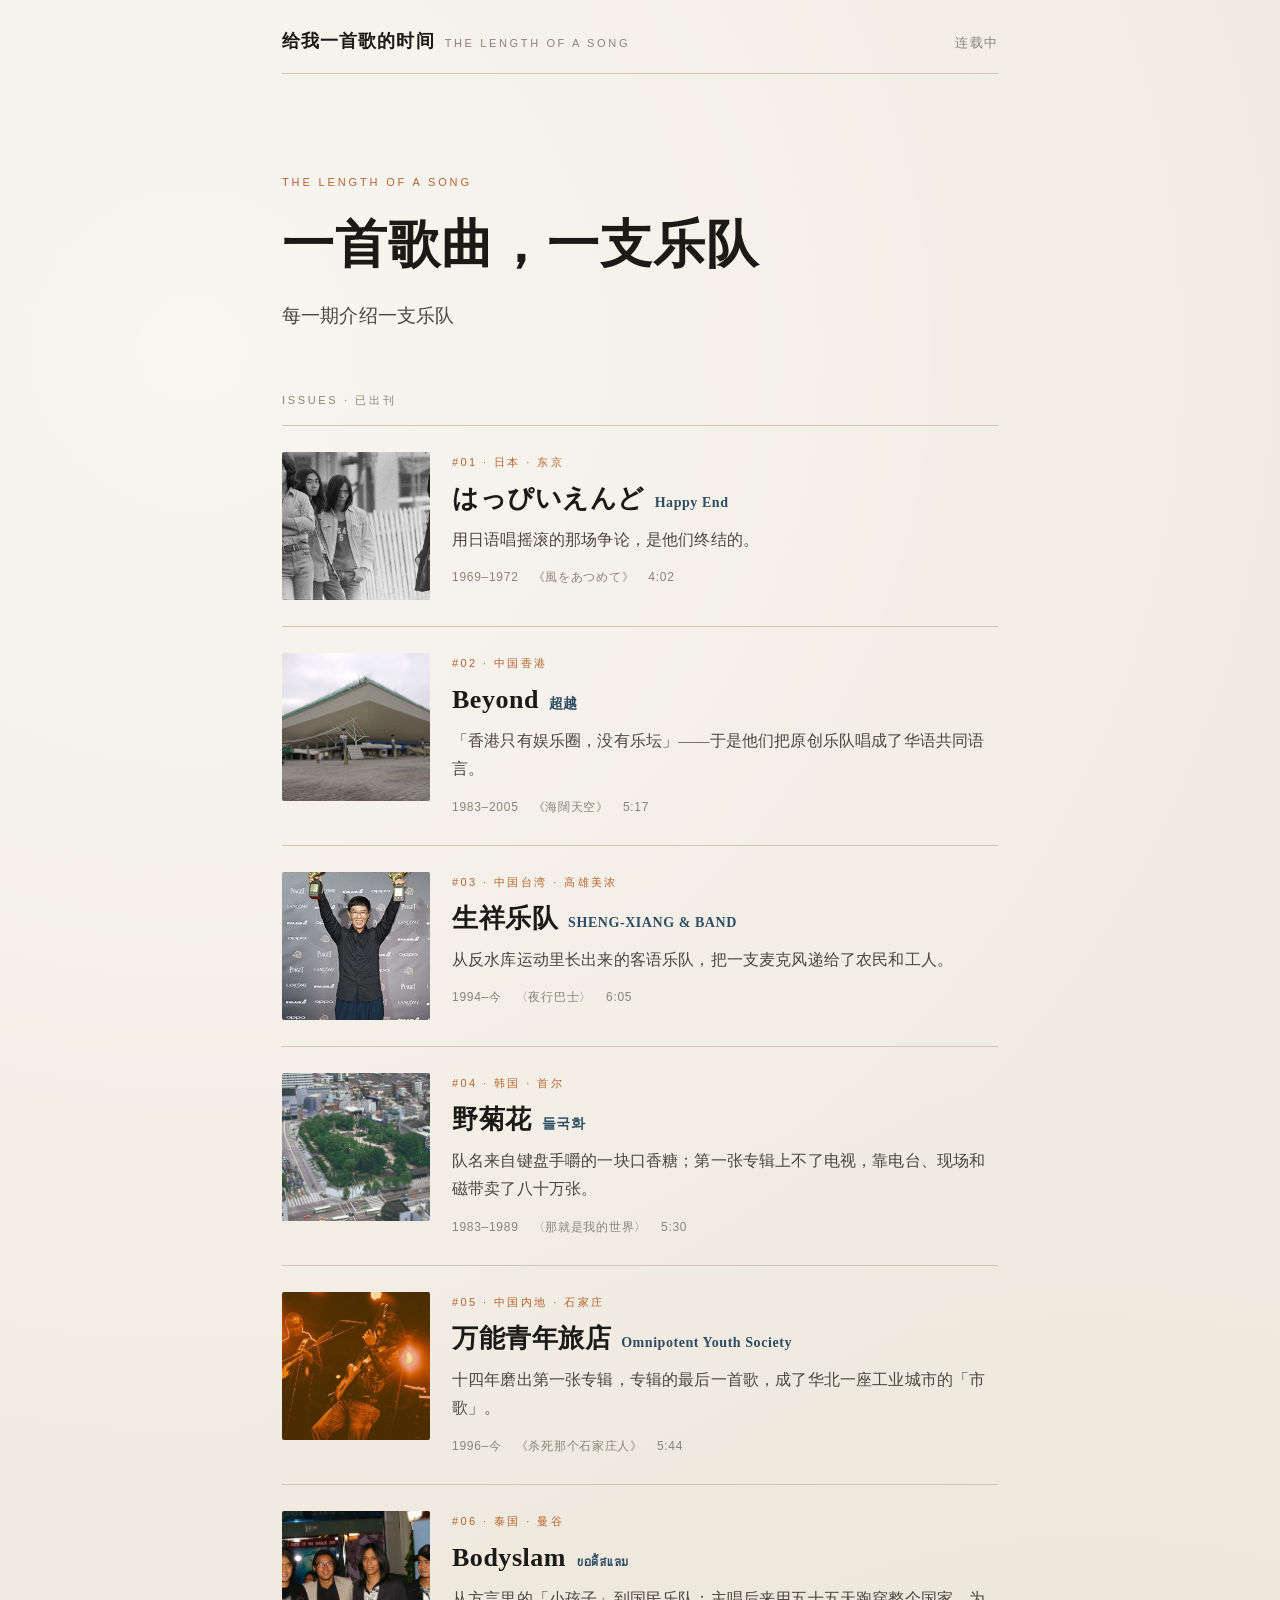
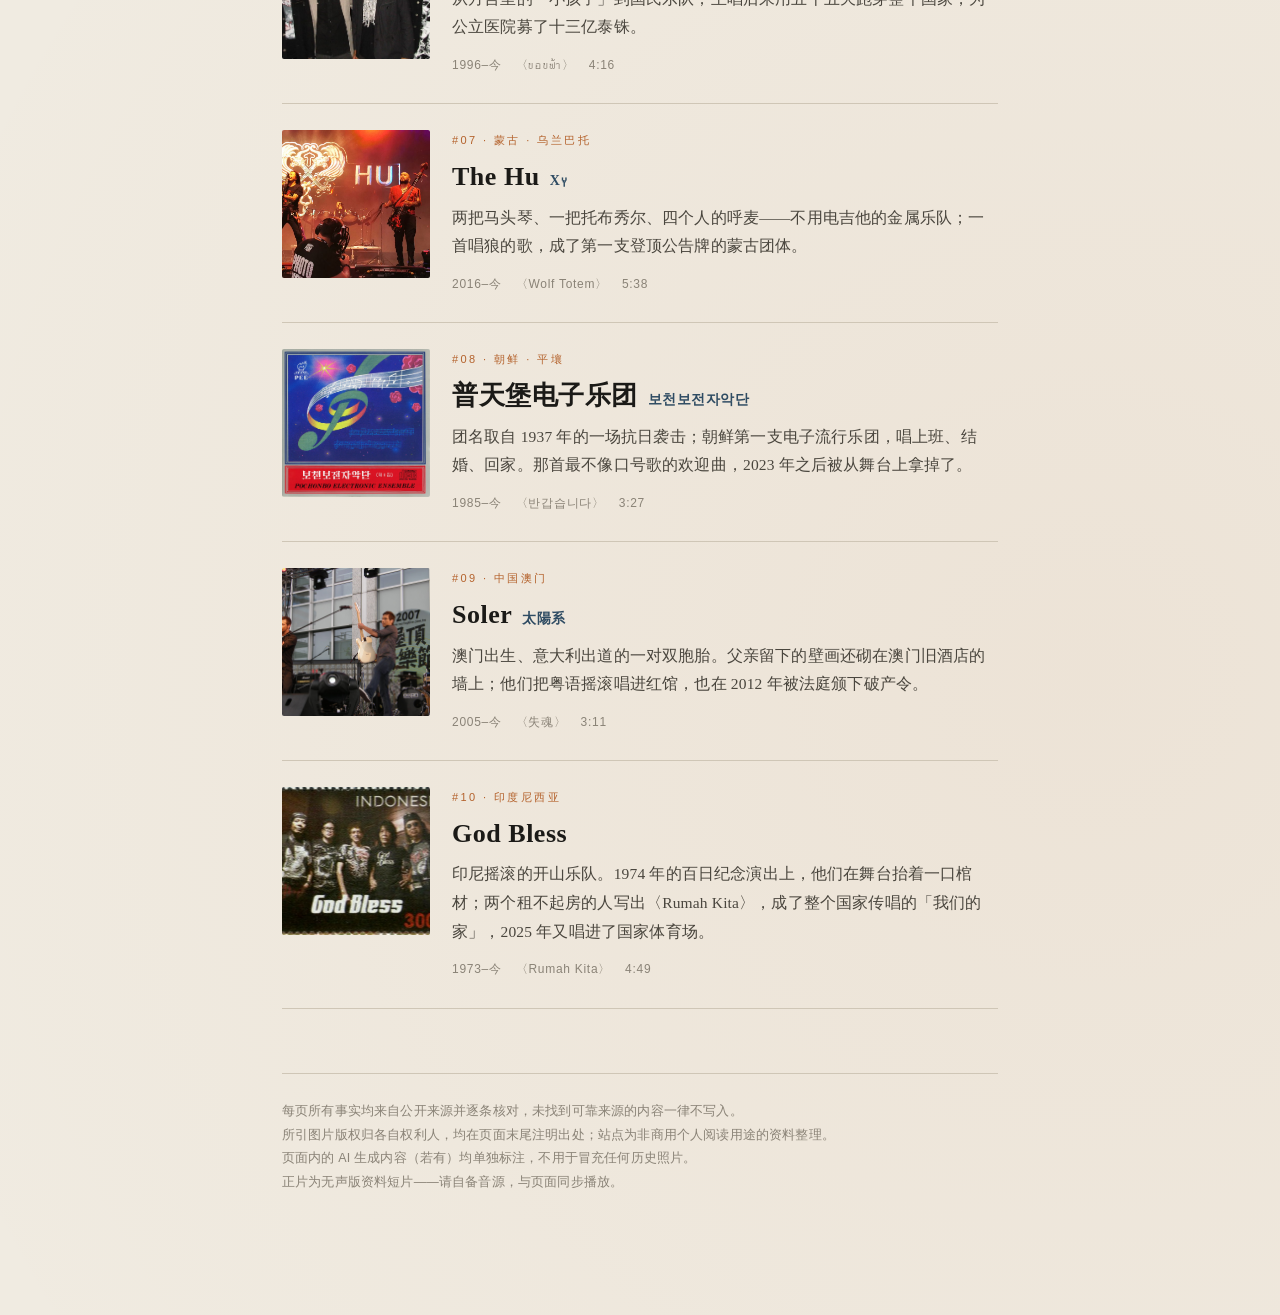
<file: index.html>
<!DOCTYPE html>
<html lang="zh-CN"><head>
<meta charset="UTF-8">
<meta name="viewport" content="width=device-width, initial-scale=1.0">
<title>给我一首歌的时间</title>
<meta name="description" content="每天介绍一支乐队，从亚洲出发，绕地球一圈。每期装进一首歌的时间里。">
<style>
:root{
  --paper:#F0EBE1;
  --paper-2:#E7E0D3;
  --ink:#1B1A17;
  --ink-soft:#4A463E;
  --ink-faint:#8A8377;
  --sky:#2F4C63;
  --warm:#B4622C;
  --rule:#CFC6B6;
  --serif:"Songti SC","Noto Serif CJK SC","Source Han Serif SC","STSong",Georgia,serif;
  --sans:"PingFang SC","Hiragino Sans GB","Noto Sans CJK SC",-apple-system,BlinkMacSystemFont,"Helvetica Neue",sans-serif;
}
*{box-sizing:border-box;}
html{-webkit-text-size-adjust:100%;}
body{
  margin:0; background:var(--paper); color:var(--ink);
  font-family:var(--sans); font-size:16.5px; line-height:1.95;
  letter-spacing:.01em;
  background-image:
    radial-gradient(circle at 15% 12%, rgba(255,255,255,.55), transparent 45%),
    radial-gradient(circle at 85% 78%, rgba(180,98,44,.06), transparent 50%);
}
.wrap{max-width:780px; margin:0 auto; padding:0 32px 120px;}
a{color:inherit;}
</style>
<link rel="stylesheet" href="assets/site.css">
</head>
<body>
<div class="wrap">

  <div class="site-bar">
    <a class="brand" href="index.html">给我一首歌的时间<em>The Length of a Song</em></a>
    <span class="back" style="white-space: pre-wrap;">连载中</span>
  </div>

  <div class="home-hero">
    <div class="kicker">The Length of a Song</div>
    <h1>一首歌曲，一支乐队<br></h1>
    <p class="lede">每一期介绍一支乐队</p>
  </div>

  

  <div class="issues">
    <div class="sec">Issues · 已出刊</div>

    <a class="card" href="01-happy-end.html">
      <img class="thumb" src="assets/HE-band-1971.jpg" alt="はっぴいえんど 1971 年合影" loading="lazy">
      <div class="body">
        <div class="no">#01 · 日本 · 东京</div>
        <h2>はっぴいえんど<span class="jp">Happy End</span></h2>
        <p class="tagline">用日语唱摇滚的那场争论，是他们终结的。</p>
        <p class="facts"><span>1969–1972</span><span>《風をあつめて》</span><span>4:02</span></p>
      </div>
    </a>

    <a class="card" href="02-beyond.html">
      <img class="thumb" src="assets/beyond_coliseum.jpg" alt="Beyond" loading="lazy">
      <div class="body">
        <div class="no">#02 · 中国香港</div>
        <h2>Beyond<span class="jp">超越</span></h2>
        <p class="tagline">「香港只有娱乐圈，没有乐坛」——于是他们把原创乐队唱成了华语共同语言。</p>
        <p class="facts"><span>1983–2005</span><span>《海闊天空》</span><span>5:17</span></p>
      </div>
    </a>

    

    <a class="card" href="03-sheng-xiang.html">
      <img class="thumb" src="assets/sx_lin_goldenhorse.jpg" alt="林生祥 第54届金马奖颁奖典礼" loading="lazy">
      <div class="body">
        <div class="no">#03 · 中国台湾 · 高雄美浓</div>
        <h2>生祥乐队<span class="jp">SHENG-XIANG &amp; BAND</span></h2>
        <p class="tagline">从反水库运动里长出来的客语乐队，把一支麦克风递给了农民和工人。</p>
        <p class="facts"><span>1994–今</span><span>〈夜行巴士〉</span><span>6:05</span></p>
      </div>
    </a>

    <a class="card" href="04-deulgukhwa.html">
      <img class="thumb" src="assets/dk_pagoda1985.jpg" alt="1985 年首尔钟路" loading="lazy">
      <div class="body">
        <div class="no">#04 · 韩国 · 首尔</div>
        <h2>野菊花<span class="jp">들국화</span></h2>
        <p class="tagline">队名来自键盘手嚼的一块口香糖；第一张专辑上不了电视，靠电台、现场和磁带卖了八十万张。</p>
        <p class="facts"><span>1983–1989</span><span>〈那就是我的世界〉</span><span>5:30</span></p>
      </div>
    </a>

    <a class="card" href="05-omnipotent-youth-society.html">
      <img class="thumb" src="assets/band_fuzhou2019.jpg" alt="万能青年旅店 2019 年福州茉莉音乐节" loading="lazy">
      <div class="body">
        <div class="no">#05 · 中国内地 · 石家庄</div>
        <h2>万能青年旅店<span class="jp">Omnipotent Youth Society</span></h2>
        <p class="tagline">十四年磨出第一张专辑，专辑的最后一首歌，成了华北一座工业城市的「市歌」。</p>
        <p class="facts"><span>1996–今</span><span>《杀死那个石家庄人》</span><span>5:44</span></p>
      </div>
    </a>

    <a class="card" href="06-bodyslam.html">
      <img class="thumb" src="assets/bs_band_group.jpg" alt="Bodyslam 2008 年四人合影" loading="lazy">
      <div class="body">
        <div class="no">#06 · 泰国 · 曼谷</div>
        <h2>Bodyslam<span class="jp">บอดี้สแลม</span></h2>
        <p class="tagline">从方言里的「小孩子」到国民乐队；主唱后来用五十五天跑穿整个国家，为公立医院募了十三亿泰铢。</p>
        <p class="facts"><span>1996–今</span><span>〈ขอบฟ้า〉</span><span>4:16</span></p>
      </div>
    </a>

    <a class="card" href="07-the-hu.html">
      <img class="thumb" src="assets/hu_budapest2023.jpg" alt="The Hu 2023 年布达佩斯现场" loading="lazy">
      <div class="body">
        <div class="no">#07 · 蒙古 · 乌兰巴托</div>
        <h2>The Hu<span class="jp">Хү</span></h2>
        <p class="tagline">两把马头琴、一把托布秀尔、四个人的呼麦——不用电吉他的金属乐队；一首唱狼的歌，成了第一支登顶公告牌的蒙古团体。</p>
        <p class="facts"><span>2016–今</span><span>〈Wolf Totem〉</span><span>5:38</span></p>
      </div>
    </a>

    <a class="card" href="08-pochonbo.html">
      <img class="thumb" src="assets/pee_cover_vol1.jpg" alt="普天堡电子乐团《제1집》首张专辑封面" loading="lazy">
      <div class="body">
        <div class="no">#08 · 朝鲜 · 平壤</div>
        <h2>普天堡电子乐团<span class="jp">보천보전자악단</span></h2>
        <p class="tagline">团名取自 1937 年的一场抗日袭击；朝鲜第一支电子流行乐团，唱上班、结婚、回家。那首最不像口号歌的欢迎曲，2023 年之后被从舞台上拿掉了。</p>
        <p class="facts"><span>1985–今</span><span>〈반갑습니다〉</span><span>3:27</span></p>
      </div>
    </a>

    <a class="card" href="09-soler.html">
      <img class="thumb" src="assets/soler_band_2007.jpg" alt="Soler 2007 年台湾屋顶音乐节现场" loading="lazy">
      <div class="body">
        <div class="no">#09 · 中国澳门</div>
        <h2>Soler<span class="jp">太陽系</span></h2>
        <p class="tagline">澳门出生、意大利出道的一对双胞胎。父亲留下的壁画还砌在澳门旧酒店的墙上；他们把粤语摇滚唱进红馆，也在 2012 年被法庭颁下破产令。</p>
        <p class="facts"><span>2005–今</span><span>〈失魂〉</span><span>3:11</span></p>
      </div>
    </a>

    <a class="card" href="10-god-bless.html">
      <img class="thumb" src="assets/gb_stamp2020.jpg" alt="2020 年印尼音乐主题邮票上的 God Bless" loading="lazy">
      <div class="body">
        <div class="no">#10 · 印度尼西亚</div>
        <h2>God Bless</h2>
        <p class="tagline">印尼摇滚的开山乐队。1974 年的百日纪念演出上，他们在舞台抬着一口棺材；两个租不起房的人写出〈Rumah Kita〉，成了整个国家传唱的「我们的家」，2025 年又唱进了国家体育场。</p>
        <p class="facts"><span>1973–今</span><span>〈Rumah Kita〉</span><span>4:49</span></p>
      </div>
    </a>

  </div>

  <div class="home-foot">
    每页所有事实均来自公开来源并逐条核对，未找到可靠来源的内容一律不写入。<br>
    所引图片版权归各自权利人，均在页面末尾注明出处；站点为非商用个人阅读用途的资料整理。<br>
    页面内的 AI 生成内容（若有）均单独标注，不用于冒充任何历史照片。<br>
    正片为无声版资料短片——请自备音源，与页面同步播放。
  </div>

</div>


</body></html>
</file>
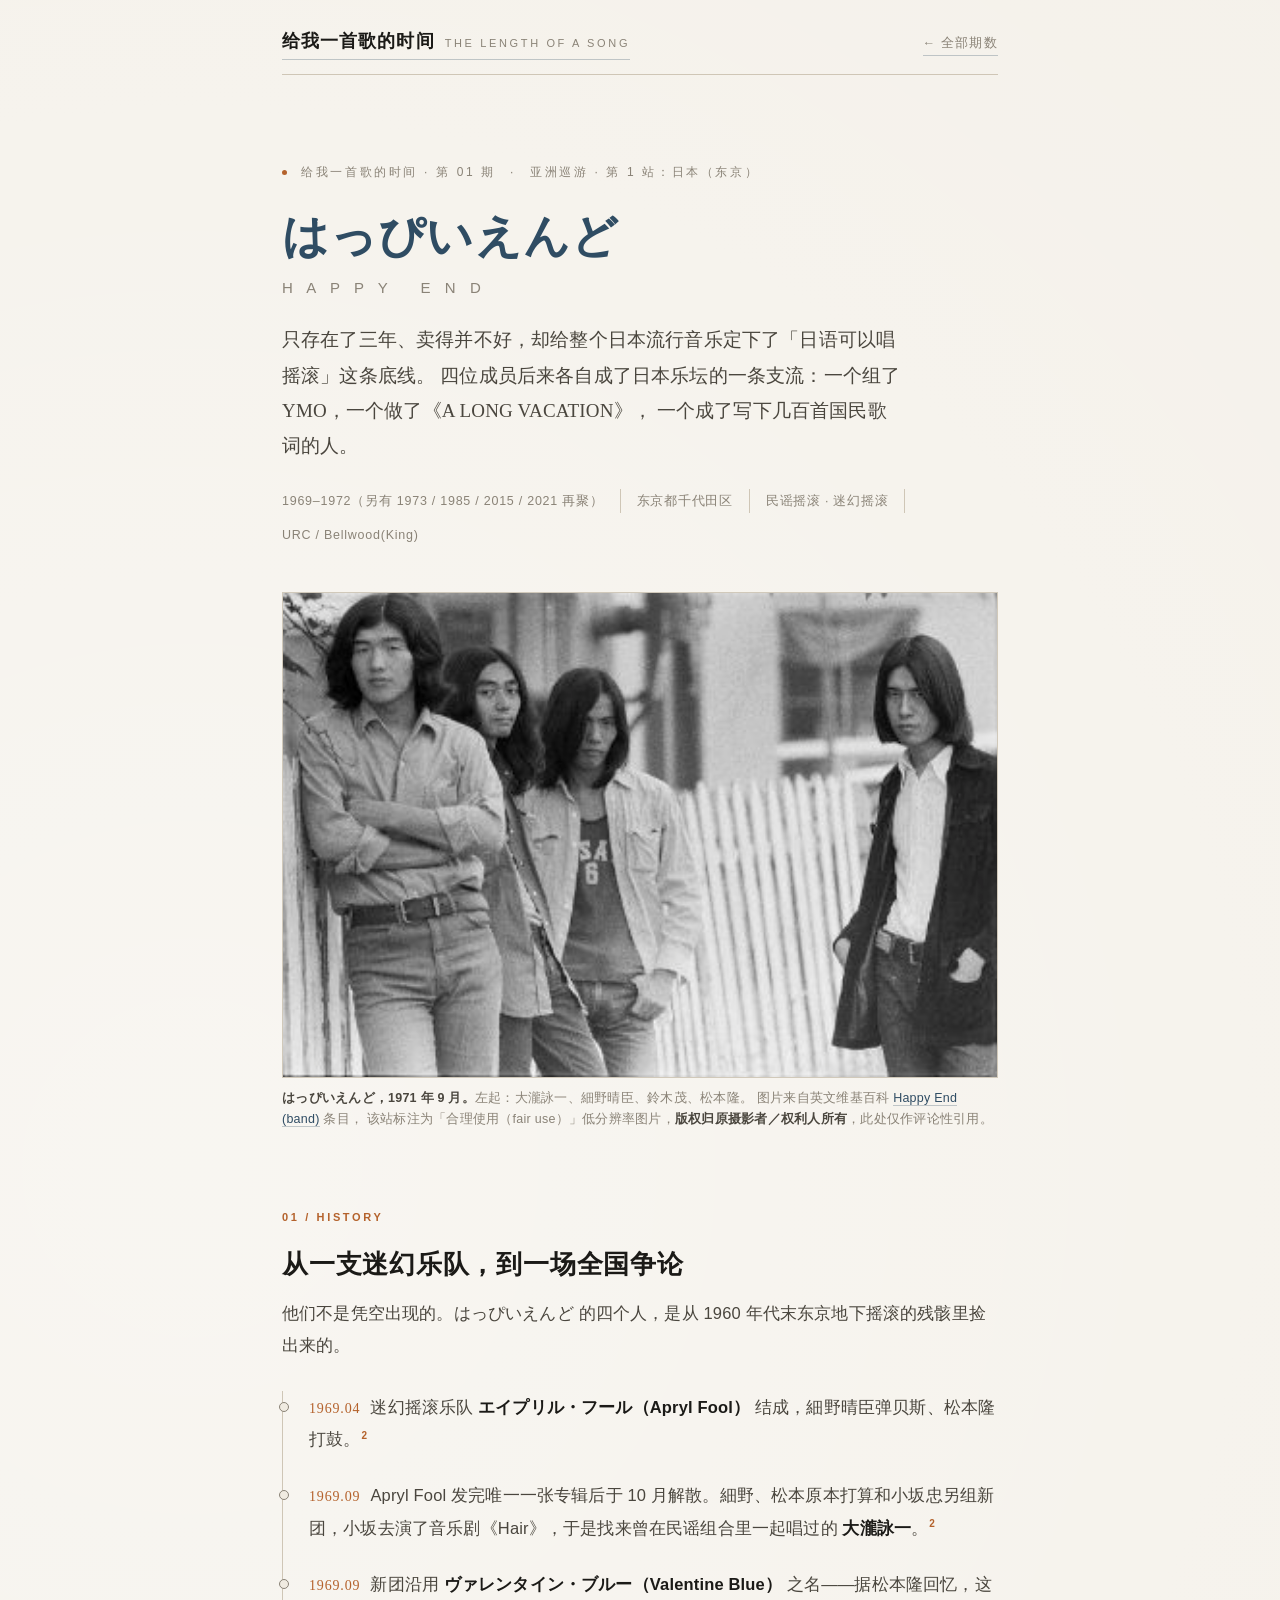
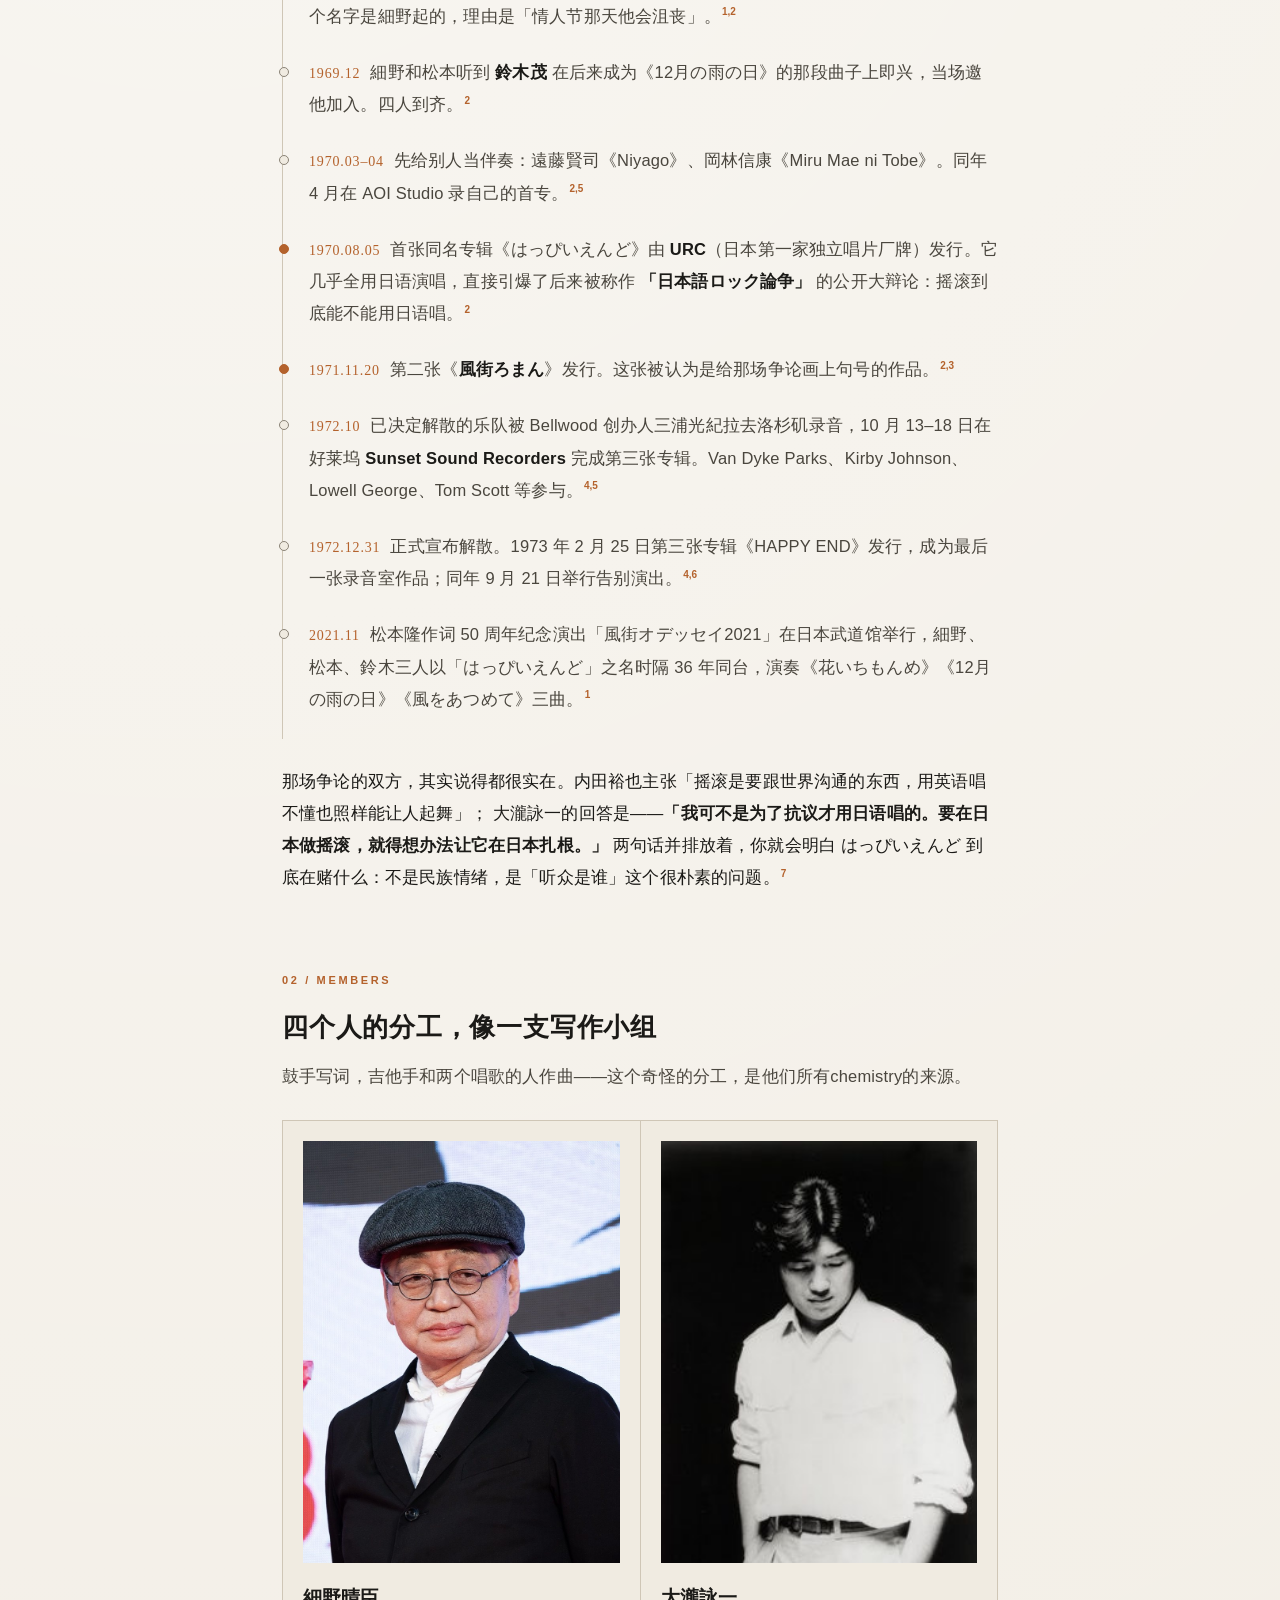
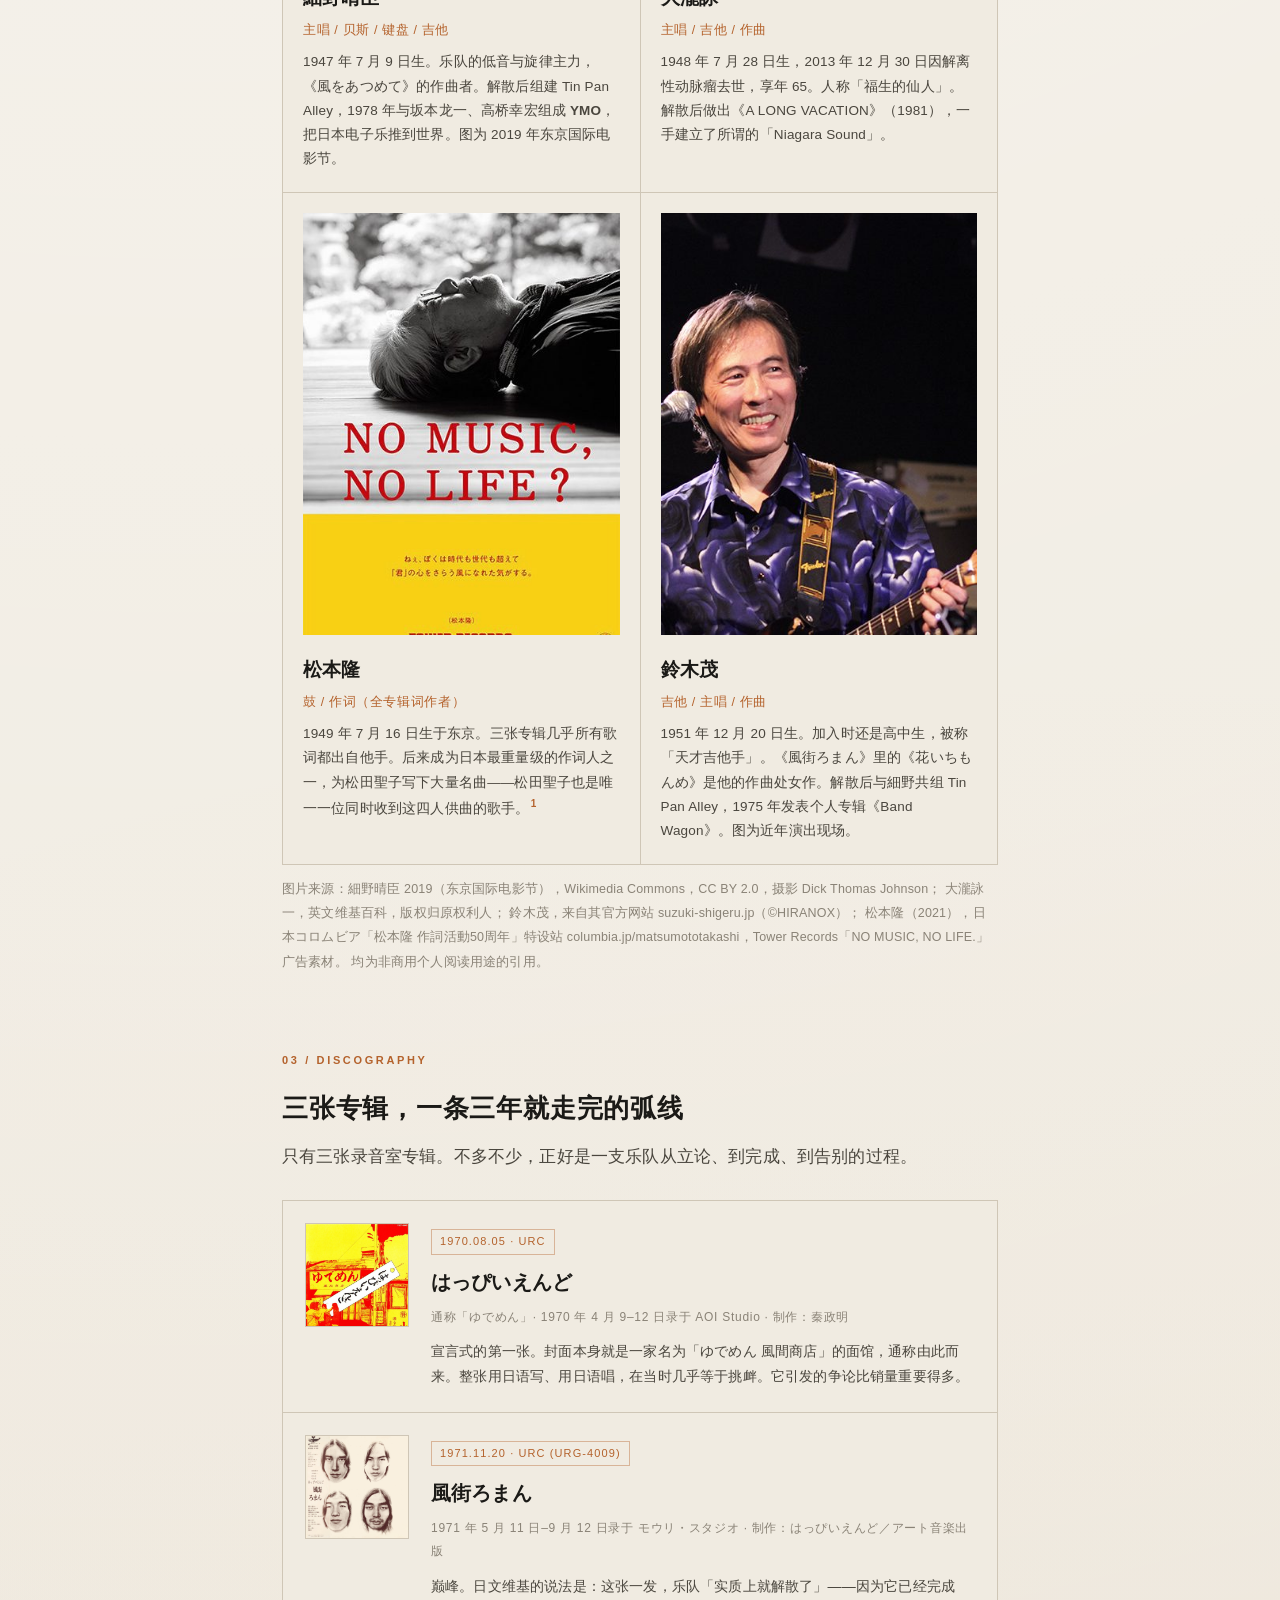
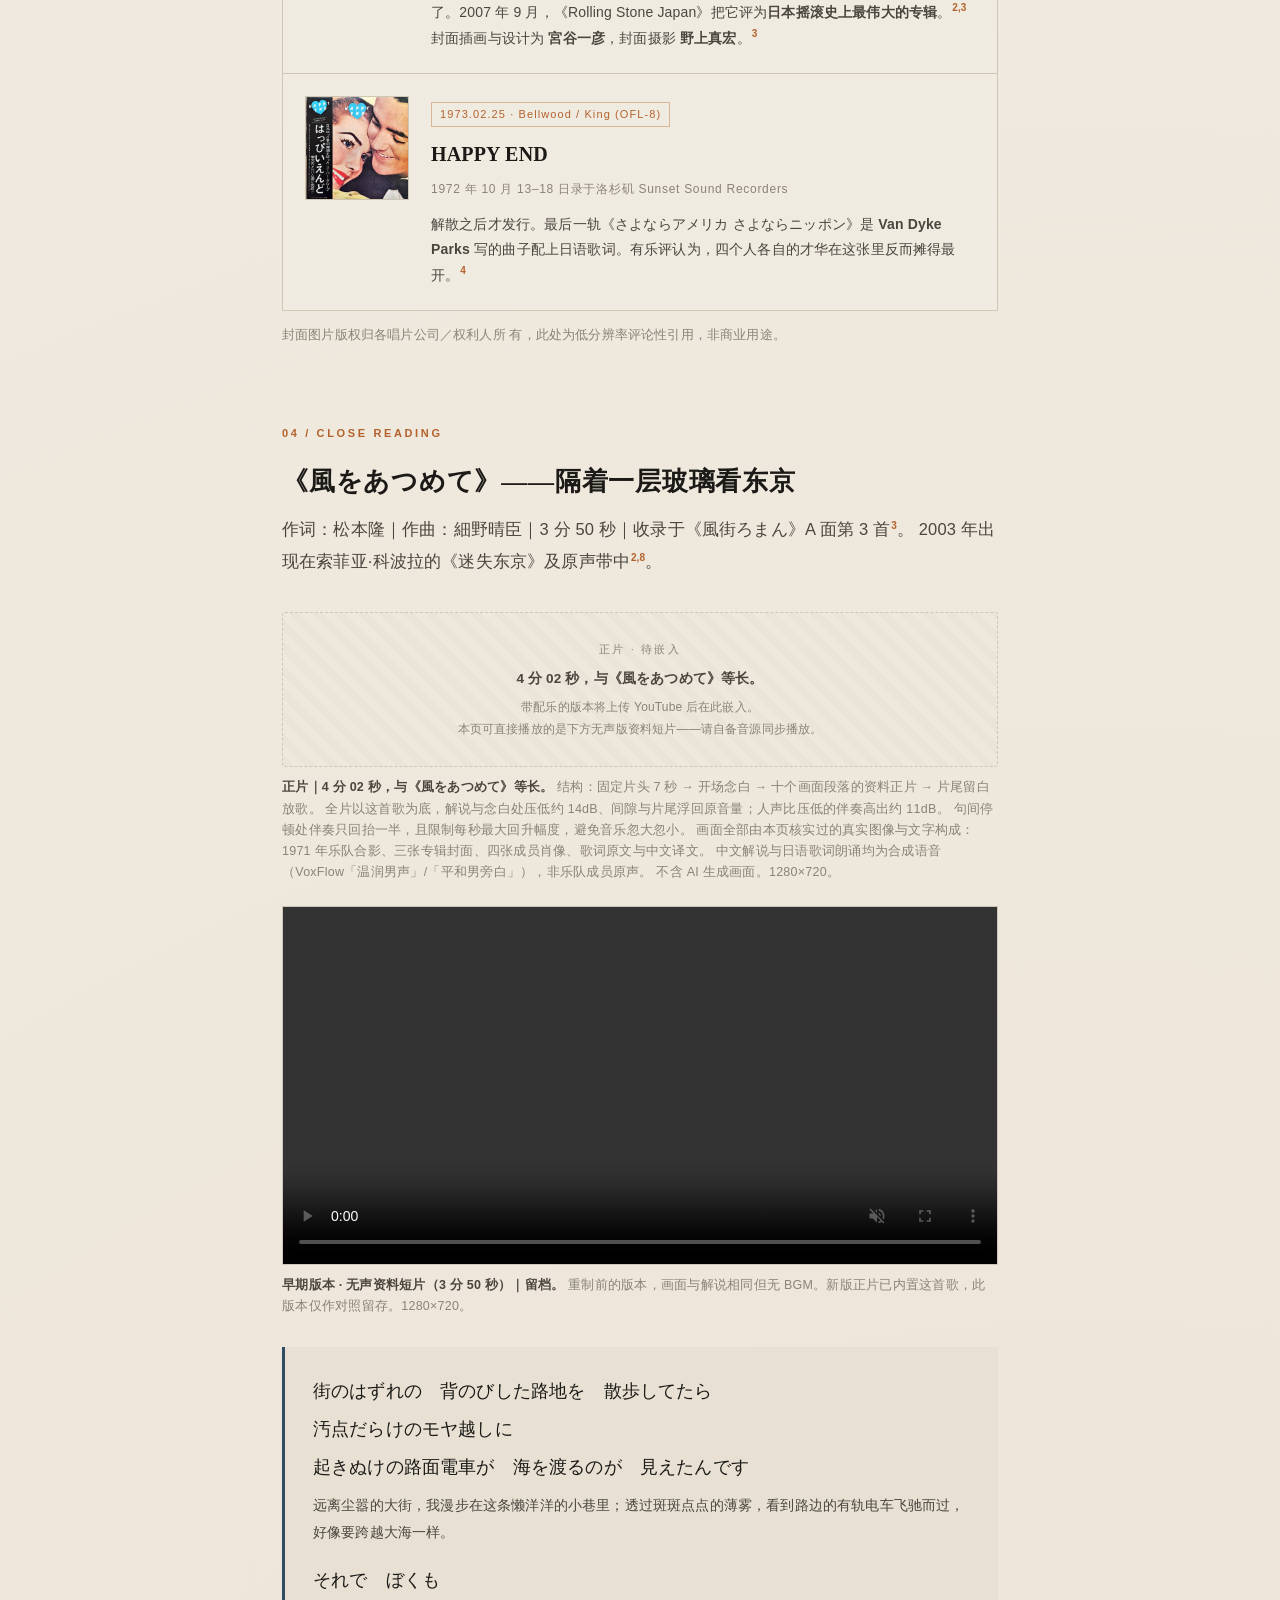
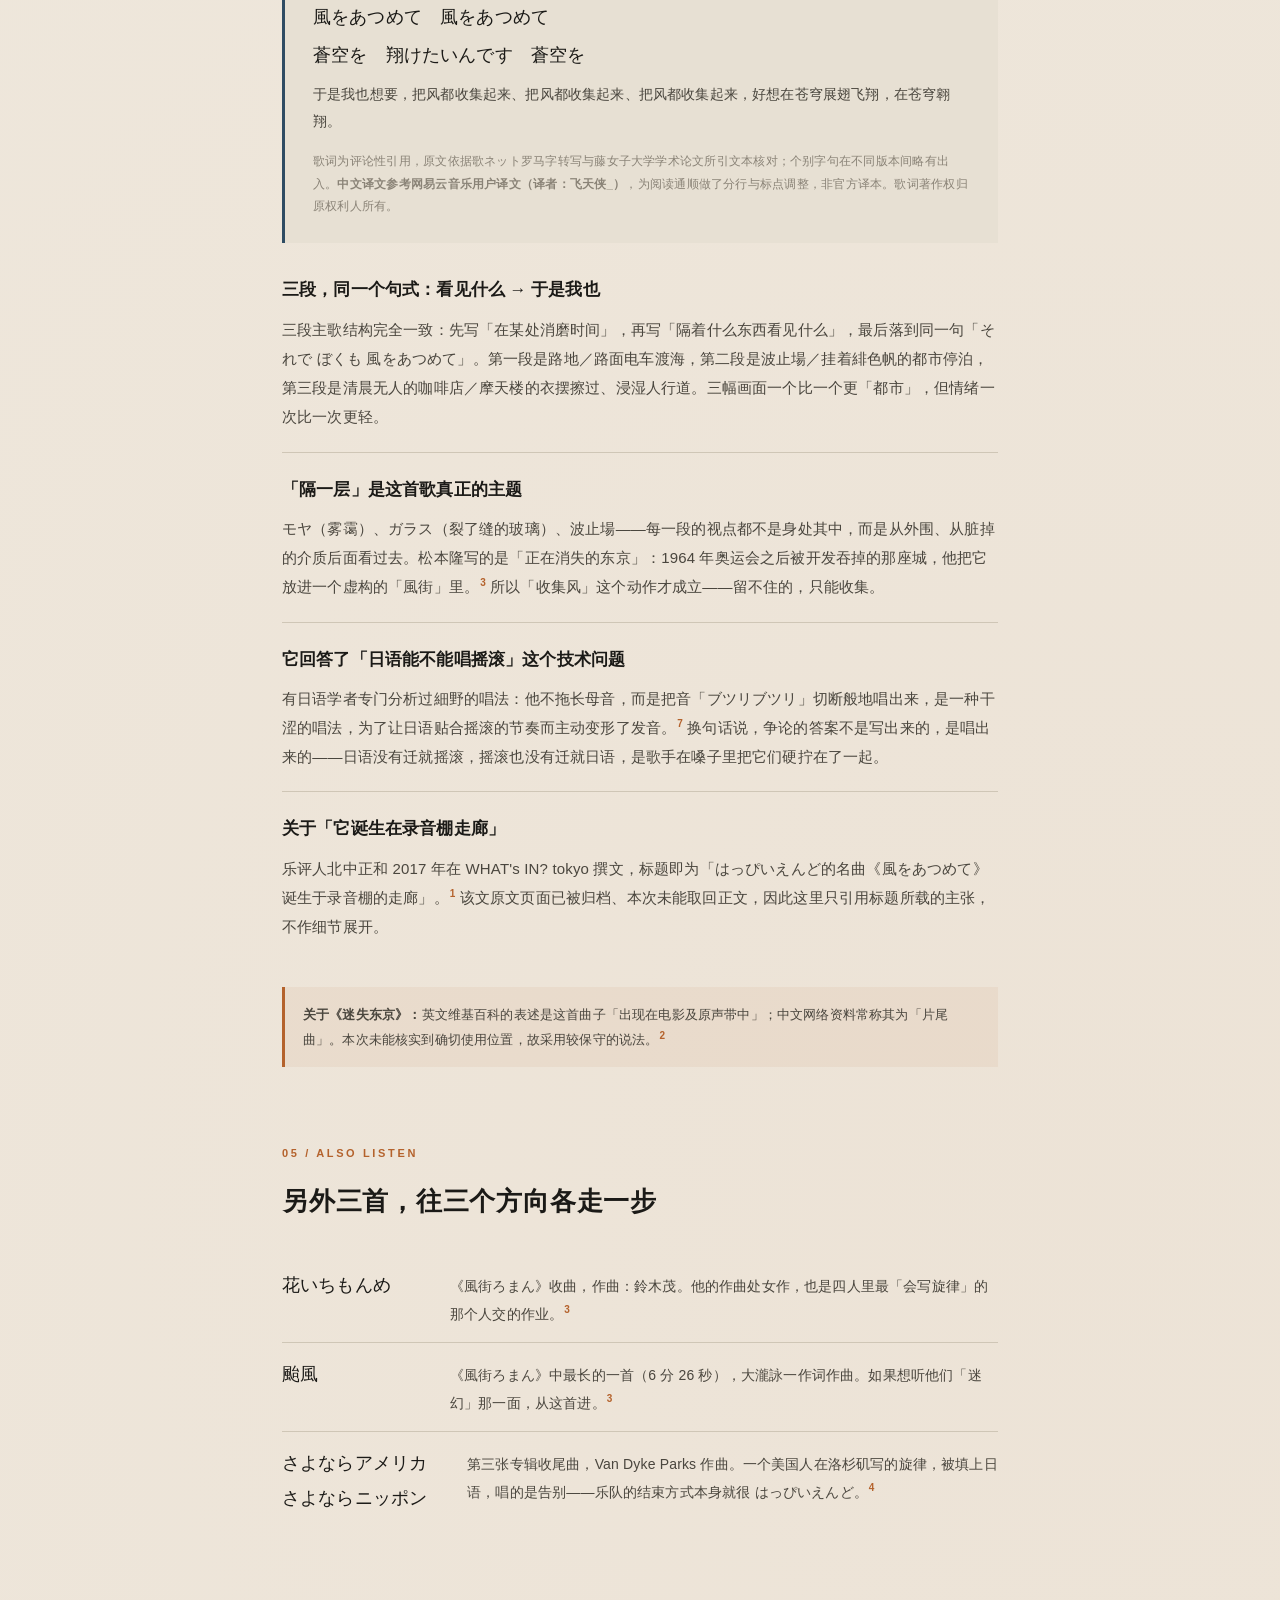
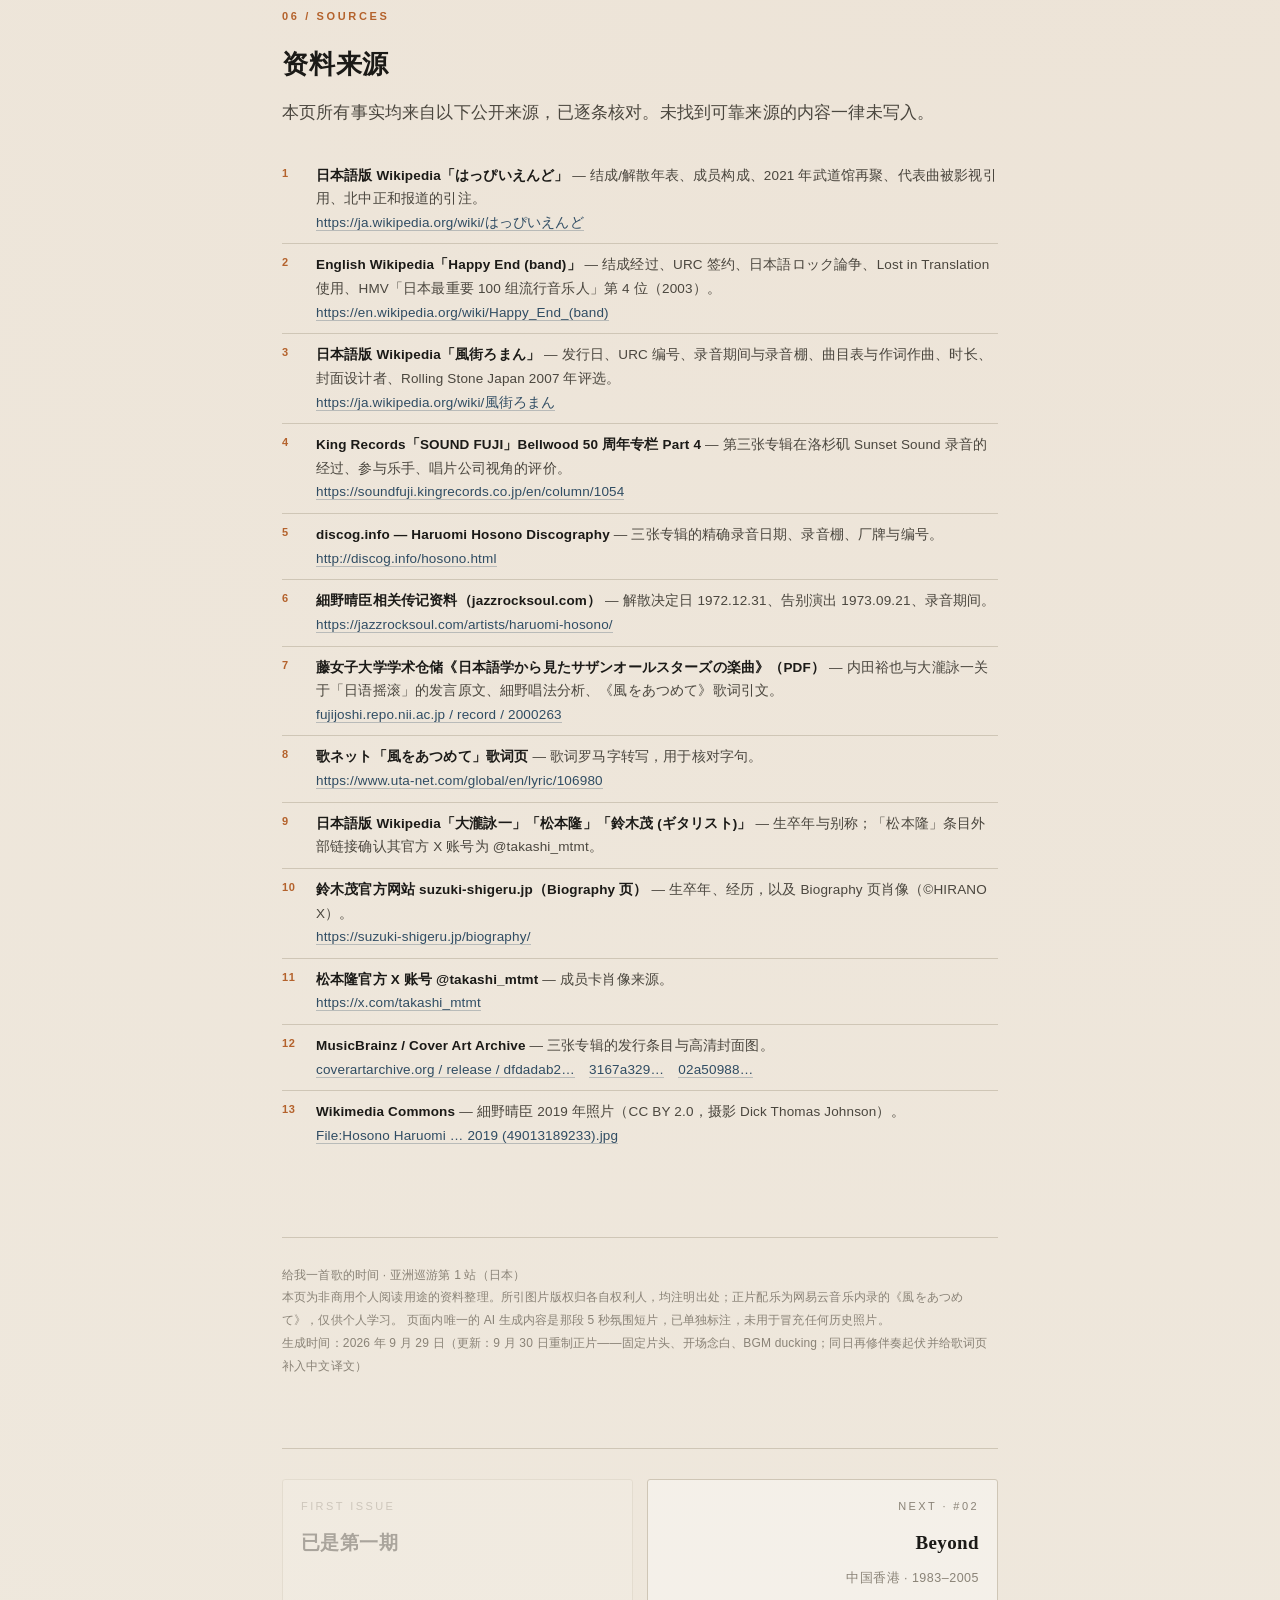
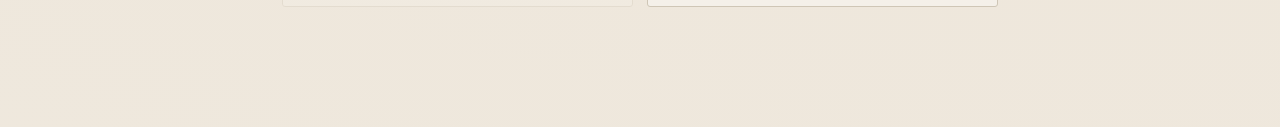
<file: 01-happy-end.html>
<!DOCTYPE html>
<html lang="zh-CN">
<head>
<meta charset="UTF-8">
<meta name="viewport" content="width=device-width, initial-scale=1.0">
<title>给我一首歌的时间 #01 · はっぴいえんど（日本 · 东京）</title>
<style>
:root{
  --paper:#F0EBE1;
  --paper-2:#E7E0D3;
  --ink:#1B1A17;
  --ink-soft:#4A463E;
  --ink-faint:#8A8377;
  --sky:#2F4C63;
  --warm:#B4622C;
  --rule:#CFC6B6;
  --serif:"Songti SC","Noto Serif CJK SC","Source Han Serif SC","STSong",Georgia,serif;
  --sans:"PingFang SC","Hiragino Sans GB","Noto Sans CJK SC",-apple-system,BlinkMacSystemFont,"Helvetica Neue",sans-serif;
}
*{box-sizing:border-box;}
html{ -webkit-text-size-adjust:100%; }
body{
  margin:0; background:var(--paper); color:var(--ink);
  font-family:var(--sans); font-size:16.5px; line-height:1.95;
  letter-spacing:.01em;
  background-image:
    radial-gradient(circle at 15% 12%, rgba(255,255,255,.55), transparent 45%),
    radial-gradient(circle at 85% 78%, rgba(180,98,44,.06), transparent 50%);
}
.wrap{max-width:780px; margin:0 auto; padding:0 32px 120px;}

/* ── 页眉 ── */
.eyebrow{
  display:flex; align-items:center; gap:14px;
  padding:52px 0 0; font-size:12px; letter-spacing:.22em;
  color:var(--ink-faint); text-transform:uppercase;
}
.eyebrow .dot{width:5px;height:5px;border-radius:50%;background:var(--warm);}
h1{
  font-family:var(--serif); font-weight:600;
  font-size:clamp(38px,7vw,58px); line-height:1.18;
  margin:26px 0 6px; letter-spacing:.02em;
}
h1 .jp{display:block; font-size:clamp(30px,5.6vw,46px); color:var(--sky);}
h1 .en{display:block; font-size:15px; letter-spacing:.34em; font-family:var(--sans);
  color:var(--ink-faint); font-weight:400; margin-top:14px;}
.dek{
  font-family:var(--serif); font-size:19px; line-height:1.85; color:var(--ink-soft);
  margin:26px 0 0; max-width:620px;
}
.meta{
  display:flex; flex-wrap:wrap; gap:10px 0; margin:26px 0 0;
  font-size:12.5px; color:var(--ink-faint); letter-spacing:.06em;
}
.meta span{ padding-right:16px; margin-right:16px; border-right:1px solid var(--rule); }
.meta span:last-child{border:0;}

/* ── 主图 ── */
figure{margin:0;}
.hero{margin:44px 0 0;}
.hero img{
  width:100%; display:block; filter:contrast(1.04) saturate(.92);
  border:1px solid var(--rule);
}
figcaption{
  font-size:12.5px; color:var(--ink-faint); line-height:1.7;
  margin-top:10px; letter-spacing:.02em;
}
figcaption b{font-weight:600; color:var(--ink-soft);}

/* ── 章节 ── */
section{margin-top:76px;}
h2{
  font-family:var(--serif); font-weight:600; font-size:26px;
  margin:0 0 6px; letter-spacing:.03em;
}
h2 .num{
  font-family:var(--sans); font-size:11px; letter-spacing:.24em;
  color:var(--warm); display:block; margin-bottom:12px; text-transform:uppercase;
}
.lede{color:var(--ink-soft); margin:0 0 26px;}
p{margin:0 0 18px;}
a{color:var(--sky); text-decoration:none; border-bottom:1px solid rgba(47,76,99,.28);}
a:hover{border-bottom-color:var(--sky);}

/* 上标引用 */
sup.ref{
  font-size:10px; vertical-align:super; color:var(--warm); font-weight:600;
  padding-left:1px; letter-spacing:0;
}

/* ── 时间线 ── */
.tl{margin:30px 0 0; border-left:1px solid var(--rule); padding-left:0;}
.tl li{
  list-style:none; position:relative; padding:0 0 24px 26px; margin:0;
}
.tl li:before{
  content:""; position:absolute; left:-4.5px; top:11px;
  width:8px; height:8px; border-radius:50%;
  background:var(--paper); border:1.5px solid var(--ink-faint);
}
.tl li.key:before{background:var(--warm); border-color:var(--warm);}
.tl .yr{
  font-family:var(--serif); font-size:14px; color:var(--warm);
  letter-spacing:.06em; margin-right:10px;
}
.tl .tx{color:var(--ink-soft);}
.tl .tx b{color:var(--ink); font-weight:600;}

/* ── 成员 ── */
.members{
  display:grid; grid-template-columns:repeat(2,1fr); gap:1px;
  background:var(--rule); border:1px solid var(--rule); margin-top:28px;
}
.member{background:var(--paper); padding:20px;}
.member .ph{
  width:100%; aspect-ratio:3/4; object-fit:cover; object-position:top center;
  display:block; background:var(--paper-2); filter:saturate(.9);
}
.member .noph{
  width:100%; aspect-ratio:3/4; display:flex; flex-direction:column;
  align-items:center; justify-content:center; gap:8px;
  background:
    repeating-linear-gradient(135deg,var(--paper-2) 0 8px,transparent 8px 16px);
  border:1px dashed var(--rule); text-align:center; padding:12px;
}
.member .noph em{
  font-style:normal; font-family:var(--serif); font-size:22px; color:var(--ink);
}
.member .noph small{font-size:11px; color:var(--ink-faint); line-height:1.6;}
.member h3{
  font-family:var(--serif); font-size:19px; margin:16px 0 2px; font-weight:600;
}
.member .role{font-size:12.5px; color:var(--warm); letter-spacing:.05em; margin-bottom:8px;}
.member .bio{font-size:13.5px; line-height:1.8; color:var(--ink-soft); margin:0;}

/* ── 专辑 ── */
.albums{margin-top:28px; display:flex; flex-direction:column; gap:1px; background:var(--rule); border:1px solid var(--rule);}
.album{background:var(--paper); display:flex; gap:22px; padding:22px;}
.album img{width:104px; height:104px; object-fit:cover; flex:none; border:1px solid var(--rule);}
.album .info h3{font-family:var(--serif); font-size:20px; margin:0 0 4px; font-weight:600;}
.album .info .spec{font-size:12px; color:var(--ink-faint); letter-spacing:.06em; margin-bottom:10px;}
.album .info p{font-size:14px; line-height:1.8; color:var(--ink-soft); margin:0;}
.album .info .tag{
  display:inline-block; font-size:11px; letter-spacing:.1em; color:var(--warm);
  border:1px solid rgba(180,98,44,.4); padding:1px 8px; margin-bottom:8px;
}

/* ── 氛围短片 ── */
.film{margin:34px 0 0;}
.film video{
  width:100%; display:block; background:#111;
  border:1px solid var(--rule);
}

/* ── 歌词引用 ── */
blockquote{
  margin:30px 0; padding:26px 28px; background:var(--paper-2);
  border-left:3px solid var(--sky);
}
blockquote .jp{
  font-family:var(--serif); font-size:18px; line-height:2.1; color:var(--ink);
  display:block; margin-bottom:6px;
}
blockquote .zh{
  font-size:14px; color:var(--ink-soft); line-height:1.9; display:block;
}
blockquote .src{
  font-size:11.5px; color:var(--ink-faint); display:block; margin-top:16px;
  letter-spacing:.02em;
}

/* ── 赏析要点 ── */
.points{margin:26px 0 0; padding:0; }
.points li{
  list-style:none; padding:0 0 20px 0; margin:0;
  border-top:1px solid var(--rule); padding-top:20px;
}
.points li:first-child{border-top:0; padding-top:0;}
.points h4{
  font-family:var(--serif); font-size:17px; margin:0 0 8px; font-weight:600;
}
.points p{font-size:15px; color:var(--ink-soft); margin:0;}

/* ── 延伸曲目 ── */
.tracks{margin:26px 0 0; padding:0;}
.tracks li{
  list-style:none; display:flex; gap:18px; align-items:baseline;
  padding:14px 0; border-top:1px solid var(--rule);
}
.tracks li:first-child{border-top:0;}
.tracks .t{font-family:var(--serif); font-size:18px; min-width:150px;}
.tracks .d{font-size:14px; color:var(--ink-soft);}

/* ── 图注警告 ── */
.note{
  margin:26px 0 0; padding:16px 18px; font-size:13px; line-height:1.8;
  color:var(--ink-soft); background:rgba(180,98,44,.07);
  border-left:3px solid var(--warm);
}

/* ── 来源 ── */
.sources{margin-top:26px; padding:0; counter-reset:s;}
.sources li{
  list-style:none; counter-increment:s; position:relative;
  padding:9px 0 9px 34px; font-size:13.5px; line-height:1.75; color:var(--ink-soft);
  border-top:1px solid var(--rule); word-break:break-all;
}
.sources li:first-child{border-top:0;}
.sources li:before{
  content:counter(s); position:absolute; left:0; top:9px;
  font-size:11px; color:var(--warm); font-weight:600; letter-spacing:.05em;
}
.sources li b{color:var(--ink); font-weight:600;}

footer{
  margin-top:80px; padding-top:26px; border-top:1px solid var(--rule);
  font-size:12px; color:var(--ink-faint); line-height:1.9;
}
@media (max-width:640px){
  .wrap{padding:0 20px 80px;}
  .members{grid-template-columns:1fr;}
  .album{flex-direction:column; gap:14px;}
  .album img{width:88px;height:88px;}
  .tracks li{flex-direction:column; gap:4px;}
  .tracks .t{min-width:0;}
}
  .video-box{background:#000;border:1px solid var(--line);border-radius:10px;overflow:hidden;margin:20px 0}
  .video-box video{width:100%;display:block}
</style>
<link rel="stylesheet" href="assets/site.css">
</head>
<body>
<div class="wrap">

  <div class="site-bar">
    <a class="brand" href="index.html">给我一首歌的时间<em>The Length of a Song</em></a>
    <a class="back" href="index.html">← 全部期数</a>
  </div>


  <div class="eyebrow">
    <span class="dot"></span>
    <span>给我一首歌的时间 · 第 01 期</span>
    <span>·</span>
    <span>亚洲巡游 · 第 1 站：日本（东京）</span>
  </div>

  <h1>
    <span class="jp">はっぴいえんど</span>
    <span class="en">H A P P Y &nbsp; E N D</span>
  </h1>

  <p class="dek">
    只存在了三年、卖得并不好，却给整个日本流行音乐定下了「日语可以唱摇滚」这条底线。
    四位成员后来各自成了日本乐坛的一条支流：一个组了 YMO，一个做了《A LONG VACATION》，
    一个成了写下几百首国民歌词的人。
  </p>

  <div class="meta">
    <span>1969–1972（另有 1973 / 1985 / 2015 / 2021 再聚）</span>
    <span>东京都千代田区</span>
    <span>民谣摇滚 · 迷幻摇滚</span>
    <span>URC / Bellwood(King)</span>
  </div>

  <figure class="hero">
    <img src="assets/HE-band-1971.jpg" alt="はっぴいえんど 1971 年合影">
    <figcaption>
      <b>はっぴいえんど，1971 年 9 月。</b>左起：大瀧詠一、細野晴臣、鈴木茂、松本隆。
      图片来自英文维基百科 <a href="https://en.wikipedia.org/wiki/Happy_End_(band)" target="_blank" rel="noopener">Happy End (band)</a> 条目，
      该站标注为「合理使用（fair use）」低分辨率图片，<b>版权归原摄影者／权利人所有</b>，此处仅作评论性引用。
    </figcaption>
  </figure>

  <!-- ═══ 01 历史 ═══ -->
  <section>
    <h2><span class="num">01 / History</span>从一支迷幻乐队，到一场全国争论</h2>
    <p class="lede">
      他们不是凭空出现的。はっぴいえんど 的四个人，是从 1960 年代末东京地下摇滚的残骸里捡出来的。
    </p>

    <ul class="tl">
      <li><span class="yr">1969.04</span><span class="tx">迷幻摇滚乐队 <b>エイプリル・フール（Apryl Fool）</b> 结成，細野晴臣弹贝斯、松本隆打鼓。</span><sup class="ref">2</sup></li>
      <li><span class="yr">1969.09</span><span class="tx">Apryl Fool 发完唯一一张专辑后于 10 月解散。細野、松本原本打算和小坂忠另组新团，小坂去演了音乐剧《Hair》，于是找来曾在民谣组合里一起唱过的 <b>大瀧詠一</b>。</span><sup class="ref">2</sup></li>
      <li><span class="yr">1969.09</span><span class="tx">新团沿用 <b>ヴァレンタイン・ブルー（Valentine Blue）</b> 之名——据松本隆回忆，这个名字是細野起的，理由是「情人节那天他会沮丧」。</span><sup class="ref">1,2</sup></li>
      <li><span class="yr">1969.12</span><span class="tx">細野和松本听到 <b>鈴木茂</b> 在后来成为《12月の雨の日》的那段曲子上即兴，当场邀他加入。四人到齐。</span><sup class="ref">2</sup></li>
      <li><span class="yr">1970.03–04</span><span class="tx">先给别人当伴奏：遠藤賢司《Niyago》、岡林信康《Miru Mae ni Tobe》。同年 4 月在 AOI Studio 录自己的首专。</span><sup class="ref">2,5</sup></li>
      <li class="key"><span class="yr">1970.08.05</span><span class="tx">首张同名专辑《はっぴいえんど》由 <b>URC</b>（日本第一家独立唱片厂牌）发行。它几乎全用日语演唱，直接引爆了后来被称作 <b>「日本語ロック論争」</b> 的公开大辩论：摇滚到底能不能用日语唱。</span><sup class="ref">2</sup></li>
      <li class="key"><span class="yr">1971.11.20</span><span class="tx">第二张《<b>風街ろまん</b>》发行。这张被认为是给那场争论画上句号的作品。</span><sup class="ref">2,3</sup></li>
      <li><span class="yr">1972.10</span><span class="tx">已决定解散的乐队被 Bellwood 创办人三浦光紀拉去洛杉矶录音，10 月 13–18 日在好莱坞 <b>Sunset Sound Recorders</b> 完成第三张专辑。Van Dyke Parks、Kirby Johnson、Lowell George、Tom Scott 等参与。</span><sup class="ref">4,5</sup></li>
      <li><span class="yr">1972.12.31</span><span class="tx">正式宣布解散。1973 年 2 月 25 日第三张专辑《HAPPY END》发行，成为最后一张录音室作品；同年 9 月 21 日举行告别演出。</span><sup class="ref">4,6</sup></li>
      <li><span class="yr">2021.11</span><span class="tx">松本隆作词 50 周年纪念演出「風街オデッセイ2021」在日本武道馆举行，細野、松本、鈴木三人以「はっぴいえんど」之名时隔 36 年同台，演奏《花いちもんめ》《12月の雨の日》《風をあつめて》三曲。</span><sup class="ref">1</sup></li>
    </ul>

    <p style="margin-top:26px">
      那场争论的双方，其实说得都很实在。内田裕也主张「摇滚是要跟世界沟通的东西，用英语唱不懂也照样能让人起舞」；
      大瀧詠一的回答是——<b>「我可不是为了抗议才用日语唱的。要在日本做摇滚，就得想办法让它在日本扎根。」</b>
      两句话并排放着，你就会明白 はっぴいえんど 到底在赌什么：不是民族情绪，是「听众是谁」这个很朴素的问题。<sup class="ref">7</sup>
    </p>
  </section>

  <!-- ═══ 02 成员 ═══ -->
  <section>
    <h2><span class="num">02 / Members</span>四个人的分工，像一支写作小组</h2>
    <p class="lede">
      鼓手写词，吉他手和两个唱歌的人作曲——这个奇怪的分工，是他们所有chemistry的来源。
    </p>

    <div class="members">
      <div class="member">
        <img class="ph" src="assets/hosono-2019-s.jpg" alt="細野晴臣（2019）">
        <h3>細野晴臣</h3>
        <div class="role">主唱 / 贝斯 / 键盘 / 吉他</div>
        <p class="bio">1947 年 7 月 9 日生。乐队的低音与旋律主力，《風をあつめて》的作曲者。解散后组建 Tin Pan Alley，1978 年与坂本龙一、高桥幸宏组成 <b>YMO</b>，把日本电子乐推到世界。图为 2019 年东京国际电影节。</p>
      </div>
      <div class="member">
        <img class="ph" src="assets/ohtaki.png" alt="大瀧詠一">
        <h3>大瀧詠一</h3>
        <div class="role">主唱 / 吉他 / 作曲</div>
        <p class="bio">1948 年 7 月 28 日生，2013 年 12 月 30 日因解离性动脉瘤去世，享年 65。人称「福生的仙人」。解散后做出《A LONG VACATION》（1981），一手建立了所谓的「Niagara Sound」。</p>
      </div>
      <div class="member">
        <img class="ph" src="assets/matsumoto-nmnl-2021.jpg" alt="松本隆（2021）" style="object-position:center 22%;">
        <h3>松本隆</h3>
        <div class="role">鼓 / 作词（全专辑词作者）</div>
        <p class="bio">1949 年 7 月 16 日生于东京。三张专辑几乎所有歌词都出自他手。后来成为日本最重量级的作词人之一，为松田聖子写下大量名曲——松田聖子也是唯一一位同时收到这四人供曲的歌手。<sup class="ref">1</sup></p>
      </div>
      <div class="member">
        <img class="ph" src="assets/suzuki-bio.jpg" alt="鈴木茂（演出现场）" style="object-position:center 28%;">
        <h3>鈴木茂</h3>
        <div class="role">吉他 / 主唱 / 作曲</div>
        <p class="bio">1951 年 12 月 20 日生。加入时还是高中生，被称「天才吉他手」。《風街ろまん》里的《花いちもんめ》是他的作曲处女作。解散后与細野共组 Tin Pan Alley，1975 年发表个人专辑《Band Wagon》。图为近年演出现场。</p>
      </div>
    </div>
    <p style="font-size:12.5px;color:var(--ink-faint);margin-top:12px">
      图片来源：細野晴臣 2019（东京国际电影节），Wikimedia Commons，CC BY 2.0，摄影 Dick Thomas Johnson；
      大瀧詠一，英文维基百科，版权归原权利人；
      鈴木茂，来自其官方网站 suzuki-shigeru.jp（©HIRANOX）；
      松本隆（2021），日本コロムビア「松本隆 作詞活動50周年」特设站 columbia.jp/matsumototakashi，Tower Records「NO MUSIC, NO LIFE.」广告素材。
      均为非商用个人阅读用途的引用。
    </p>
  </section>

  <!-- ═══ 03 三张专辑 ═══ -->
  <section>
    <h2><span class="num">03 / Discography</span>三张专辑，一条三年就走完的弧线</h2>
    <p class="lede">只有三张录音室专辑。不多不少，正好是一支乐队从立论、到完成、到告别的过程。</p>

    <div class="albums">
      <div class="album">
        <img src="assets/cover-1970-hd.jpg" alt="はっぴいえんど 首张专辑封面">
        <div class="info">
          <span class="tag">1970.08.05 · URC</span>
          <h3>はっぴいえんど</h3>
          <div class="spec">通称「ゆでめん」· 1970 年 4 月 9–12 日录于 AOI Studio · 制作：秦政明</div>
          <p>宣言式的第一张。封面本身就是一家名为「ゆでめん 風間商店」的面馆，通称由此而来。整张用日语写、用日语唱，在当时几乎等于挑衅。它引发的争论比销量重要得多。</p>
        </div>
      </div>
      <div class="album">
        <img src="assets/cover-1971-kazemachi-hd.jpg" alt="風街ろまん 专辑封面">
        <div class="info">
          <span class="tag">1971.11.20 · URC (URG-4009)</span>
          <h3>風街ろまん</h3>
          <div class="spec">1971 年 5 月 11 日–9 月 12 日录于 モウリ・スタジオ · 制作：はっぴいえんど／アート音楽出版</div>
          <p>巅峰。日文维基的说法是：这张一发，乐队「实质上就解散了」——因为它已经完成了。2007 年 9 月，《Rolling Stone Japan》把它评为<b>日本摇滚史上最伟大的专辑</b>。<sup class="ref">2,3</sup> 封面插画与设计为 <b>宮谷一彦</b>，封面摄影 <b>野上真宏</b>。<sup class="ref">3</sup></p>
        </div>
      </div>
      <div class="album">
        <img src="assets/cover-1973-hd.jpg" alt="HAPPY END 专辑封面">
        <div class="info">
          <span class="tag">1973.02.25 · Bellwood / King (OFL-8)</span>
          <h3>HAPPY END</h3>
          <div class="spec">1972 年 10 月 13–18 日录于洛杉矶 Sunset Sound Recorders</div>
          <p>解散之后才发行。最后一轨《さよならアメリカ さよならニッポン》是 <b>Van Dyke Parks</b> 写的曲子配上日语歌词。有乐评认为，四个人各自的才华在这张里反而摊得最开。<sup class="ref">4</sup></p>
        </div>
      </div>
    </div>
    <p style="font-size:12.5px;color:var(--ink-faint);margin-top:12px">
      封面图片版权归各唱片公司／权利人所 有，此处为低分辨率评论性引用，非商业用途。
    </p>
  </section>

  <!-- ═══ 04 经典赏析 ═══ -->
  <section>
    <h2><span class="num">04 / Close Reading</span>《風をあつめて》——隔着一层玻璃看东京</h2>
    <p class="lede">
      作词：松本隆｜作曲：細野晴臣｜3 分 50 秒｜收录于《風街ろまん》A 面第 3 首<sup class="ref">3</sup>。
      2003 年出现在索菲亚·科波拉的《迷失东京》及原声带中<sup class="ref">2,8</sup>。
    </p>

    <figure class="film">
          <div class="yt-slot">
      <div class="tag">正片 · 待嵌入</div>
      <p><b>4 分 02 秒，与《風をあつめて》等长。</b></p>
      <p class="why">带配乐的版本将上传 YouTube 后在此嵌入。<br>本页可直接播放的是下方无声版资料短片——请自备音源同步播放。</p>
    </div>
      <figcaption>
        <b>正片｜4 分 02 秒，与《風をあつめて》等长。</b>
        结构：固定片头 7 秒 → 开场念白 → 十个画面段落的资料正片 → 片尾留白放歌。
        全片以这首歌为底，解说与念白处压低约 14dB、间隙与片尾浮回原音量；人声比压低的伴奏高出约 11dB。
        句间停顿处伴奏只回抬一半，且限制每秒最大回升幅度，避免音乐忽大忽小。
        画面全部由本页核实过的真实图像与文字构成：1971 年乐队合影、三张专辑封面、四张成员肖像、歌词原文与中文译文。
        中文解说与日语歌词朗诵均为合成语音（VoxFlow「温润男声」/「平和男旁白」），非乐队成员原声。
        不含 AI 生成画面。1280×720。
      </figcaption>
    </figure>

    <figure class="film" style="margin-top:22px">
      <video src="01-happy-end-film.mp4" controls muted playsinline preload="metadata"></video>
      <figcaption>
        <b>早期版本 · 无声资料短片（3 分 50 秒）｜留档。</b>
        重制前的版本，画面与解说相同但无 BGM。新版正片已内置这首歌，此版本仅作对照留存。1280×720。
      </figcaption>
    </figure>

    

    <blockquote>
      <span class="jp">街のはずれの　背のびした路地を　散歩してたら<br>汚点だらけのモヤ越しに<br>起きぬけの路面電車が　海を渡るのが　見えたんです</span>
      <span class="zh">远离尘嚣的大街，我漫步在这条懒洋洋的小巷里；透过斑斑点点的薄雾，看到路边的有轨电车飞驰而过，好像要跨越大海一样。</span>
      <span class="jp" style="margin-top:16px">それで　ぼくも<br>風をあつめて　風をあつめて<br>蒼空を　翔けたいんです　蒼空を</span>
      <span class="zh">于是我也想要，把风都收集起来、把风都收集起来、把风都收集起来，好想在苍穹展翅飞翔，在苍穹翱翔。</span>
      <span class="src">歌词为评论性引用，原文依据歌ネット罗马字转写与藤女子大学学术论文所引文本核对；个别字句在不同版本间略有出入。<b>中文译文参考网易云音乐用户译文（译者：飞天侠_）</b>，为阅读通顺做了分行与标点调整，非官方译本。歌词著作权归原权利人所有。</span>
    </blockquote>

    <ul class="points">
      <li>
        <h4>三段，同一个句式：看见什么 → 于是我也</h4>
        <p>三段主歌结构完全一致：先写「在某处消磨时间」，再写「隔着什么东西看见什么」，最后落到同一句「それで ぼくも 風をあつめて」。第一段是路地／路面电车渡海，第二段是波止場／挂着緋色帆的都市停泊，第三段是清晨无人的咖啡店／摩天楼的衣摆擦过、浸湿人行道。三幅画面一个比一个更「都市」，但情绪一次比一次更轻。</p>
      </li>
      <li>
        <h4>「隔一层」是这首歌真正的主题</h4>
        <p>モヤ（雾霭）、ガラス（裂了缝的玻璃）、波止場——每一段的视点都不是身处其中，而是从外围、从脏掉的介质后面看过去。松本隆写的是「正在消失的东京」：1964 年奥运会之后被开发吞掉的那座城，他把它放进一个虚构的「風街」里。<sup class="ref">3</sup> 所以「收集风」这个动作才成立——留不住的，只能收集。</p>
      </li>
      <li>
        <h4>它回答了「日语能不能唱摇滚」这个技术问题</h4>
        <p>有日语学者专门分析过細野的唱法：他不拖长母音，而是把音「ブツリブツリ」切断般地唱出来，是一种干涩的唱法，为了让日语贴合摇滚的节奏而主动变形了发音。<sup class="ref">7</sup> 换句话说，争论的答案不是写出来的，是唱出来的——日语没有迁就摇滚，摇滚也没有迁就日语，是歌手在嗓子里把它们硬拧在了一起。</p>
      </li>
      <li>
        <h4>关于「它诞生在录音棚走廊」</h4>
        <p>乐评人北中正和 2017 年在 WHAT's IN? tokyo 撰文，标题即为「はっぴいえんど的名曲《風をあつめて》诞生于录音棚的走廊」。<sup class="ref">1</sup> 该文原文页面已被归档、本次未能取回正文，因此这里只引用标题所载的主张，不作细节展开。</p>
      </li>
    </ul>

    <div class="note">
      <b>关于《迷失东京》：</b>英文维基百科的表述是这首曲子「出现在电影及原声带中」；中文网络资料常称其为「片尾曲」。本次未能核实到确切使用位置，故采用较保守的说法。<sup class="ref">2</sup>
    </div>
  </section>

  <!-- ═══ 05 延伸 ═══ -->
  <section>
    <h2><span class="num">05 / Also Listen</span>另外三首，往三个方向各走一步</h2>
    <ul class="tracks">
      <li><span class="t">花いちもんめ</span><span class="d">《風街ろまん》收曲，作曲：鈴木茂。他的作曲处女作，也是四人里最「会写旋律」的那个人交的作业。<sup class="ref">3</sup></span></li>
      <li><span class="t">颱風</span><span class="d">《風街ろまん》中最长的一首（6 分 26 秒），大瀧詠一作词作曲。如果想听他们「迷幻」那一面，从这首进。<sup class="ref">3</sup></span></li>
      <li><span class="t">さよならアメリカ さよならニッポン</span><span class="d">第三张专辑收尾曲，Van Dyke Parks 作曲。一个美国人在洛杉矶写的旋律，被填上日语，唱的是告别——乐队的结束方式本身就很 はっぴいえんど。<sup class="ref">4</sup></span></li>
    </ul>
  </section>

  <!-- ═══ 06 来源 ═══ -->
  <section>
    <h2><span class="num">06 / Sources</span>资料来源</h2>
    <p class="lede">本页所有事实均来自以下公开来源，已逐条核对。未找到可靠来源的内容一律未写入。</p>
    <ol class="sources">
      <li><b>日本語版 Wikipedia「はっぴいえんど」</b> — 结成/解散年表、成员构成、2021 年武道馆再聚、代表曲被影视引用、北中正和报道的引注。<br><a href="https://ja.wikipedia.org/wiki/はっぴいえんど" target="_blank" rel="noopener">https://ja.wikipedia.org/wiki/はっぴいえんど</a></li>
      <li><b>English Wikipedia「Happy End (band)」</b> — 结成经过、URC 签约、日本語ロック論争、Lost in Translation 使用、HMV「日本最重要 100 组流行音乐人」第 4 位（2003）。<br><a href="https://en.wikipedia.org/wiki/Happy_End_(band)" target="_blank" rel="noopener">https://en.wikipedia.org/wiki/Happy_End_(band)</a></li>
      <li><b>日本語版 Wikipedia「風街ろまん」</b> — 发行日、URC 编号、录音期间与录音棚、曲目表与作词作曲、时长、封面设计者、Rolling Stone Japan 2007 年评选。<br><a href="https://ja.wikipedia.org/wiki/風街ろまん" target="_blank" rel="noopener">https://ja.wikipedia.org/wiki/風街ろまん</a></li>
      <li><b>King Records「SOUND FUJI」Bellwood 50 周年专栏 Part 4</b> — 第三张专辑在洛杉矶 Sunset Sound 录音的经过、参与乐手、唱片公司视角的评价。<br><a href="https://soundfuji.kingrecords.co.jp/en/column/1054" target="_blank" rel="noopener">https://soundfuji.kingrecords.co.jp/en/column/1054</a></li>
      <li><b>discog.info — Haruomi Hosono Discography</b> — 三张专辑的精确录音日期、录音棚、厂牌与编号。<br><a href="http://discog.info/hosono.html" target="_blank" rel="noopener">http://discog.info/hosono.html</a></li>
      <li><b>細野晴臣相关传记资料（jazzrocksoul.com）</b> — 解散决定日 1972.12.31、告别演出 1973.09.21、录音期间。<br><a href="https://jazzrocksoul.com/artists/haruomi-hosono/" target="_blank" rel="noopener">https://jazzrocksoul.com/artists/haruomi-hosono/</a></li>
      <li><b>藤女子大学学术仓储《日本語学から見たサザンオールスターズの楽曲》（PDF）</b> — 内田裕也与大瀧詠一关于「日语摇滚」的发言原文、細野唱法分析、《風をあつめて》歌词引文。<br><a href="https://fujijoshi.repo.nii.ac.jp/record/2000263/files/%E6%97%A5%E6%9C%AC%E8%AA%9E%E5%AD%A6%E3%81%8B%E3%82%89%E8%A6%8B%E3%81%9F%E3%82%B5%E3%82%B6%E3%83%B3%E3%82%AA%E3%83%BC%E3%83%AB%E3%82%B9%E3%82%BF%E3%83%BC%E3%82%BA%E3%81%AE%E6%A5%BD%E6%9B%B2.pdf" target="_blank" rel="noopener">fujijoshi.repo.nii.ac.jp / record / 2000263</a></li>
      <li><b>歌ネット「風をあつめて」歌词页</b> — 歌词罗马字转写，用于核对字句。<br><a href="https://www.uta-net.com/global/en/lyric/106980" target="_blank" rel="noopener">https://www.uta-net.com/global/en/lyric/106980</a></li>
      <li><b>日本語版 Wikipedia「大瀧詠一」「松本隆」「鈴木茂 (ギタリスト)」</b> — 生卒年与别称；「松本隆」条目外部链接确认其官方 X 账号为 @takashi_mtmt。</li>
      <li><b>鈴木茂官方网站 suzuki-shigeru.jp（Biography 页）</b> — 生卒年、经历，以及 Biography 页肖像（©HIRANOX）。<br><a href="https://suzuki-shigeru.jp/biography/" target="_blank" rel="noopener">https://suzuki-shigeru.jp/biography/</a></li>
      <li><b>松本隆官方 X 账号 @takashi_mtmt</b> — 成员卡肖像来源。<br><a href="https://x.com/takashi_mtmt" target="_blank" rel="noopener">https://x.com/takashi_mtmt</a></li>
      <li><b>MusicBrainz / Cover Art Archive</b> — 三张专辑的发行条目与高清封面图。<br><a href="https://coverartarchive.org/release/dfdadab2-459e-4694-9a2c-918adeeb03cc" target="_blank" rel="noopener">coverartarchive.org / release / dfdadab2…</a>　<a href="https://coverartarchive.org/release/3167a329-c77f-4c13-b44d-cc1003e3a9c3" target="_blank" rel="noopener">3167a329…</a>　<a href="https://coverartarchive.org/release/02a50988-dedf-4154-920e-b28730ca7ab5" target="_blank" rel="noopener">02a50988…</a></li>
      <li><b>Wikimedia Commons</b> — 細野晴臣 2019 年照片（CC BY 2.0，摄影 Dick Thomas Johnson）。<br><a href="https://commons.wikimedia.org/wiki/File:Hosono_Haruomi_from_%22No_Smoking%22_at_Opening_Ceremony_of_the_Tokyo_International_Film_Festival_2019_(49013189233).jpg" target="_blank" rel="noopener">File:Hosono Haruomi … 2019 (49013189233).jpg</a></li>
    </ol>
  </section>

  <footer>
    给我一首歌的时间 · 亚洲巡游第 1 站（日本）<br>
    本页为非商用个人阅读用途的资料整理。所引图片版权归各自权利人，均注明出处；正片配乐为网易云音乐内录的《風をあつめて》，仅供个人学习。
    页面内唯一的 AI 生成内容是那段 5 秒氛围短片，已单独标注，未用于冒充任何历史照片。<br>
    生成时间：2026 年 9 月 29 日（更新：9 月 30 日重制正片——固定片头、开场念白、BGM ducking；同日再修伴奏起伏并给歌词页补入中文译文）
  </footer>

<nav class="pager">
  <span class="void"><span class="dir">First Issue</span><span class="ttl">已是第一期</span></span>
  <a class="next" href="02-beyond.html"><span class="dir">Next · #02</span><span class="ttl">Beyond</span><span class="sub">中国香港 · 1983–2005</span></a>
</nav>

</div>
</body>
</html>
</file>
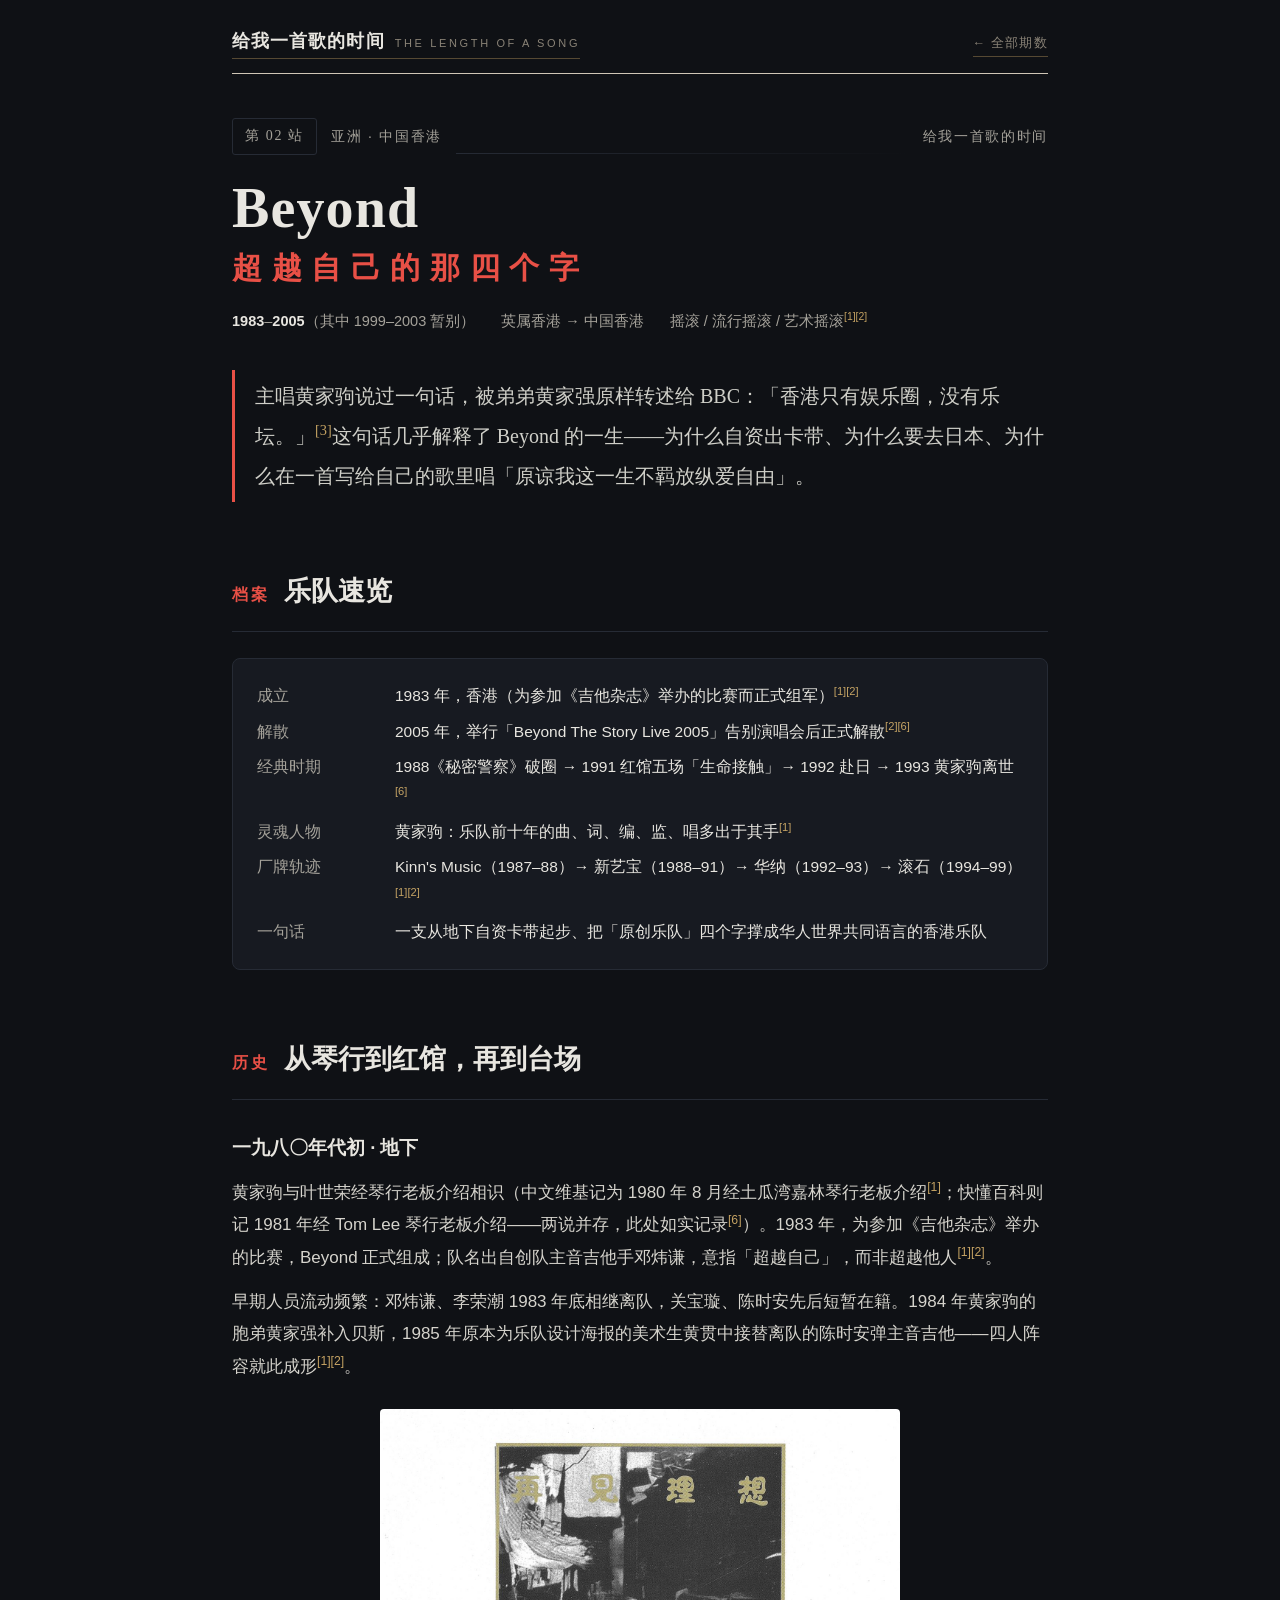
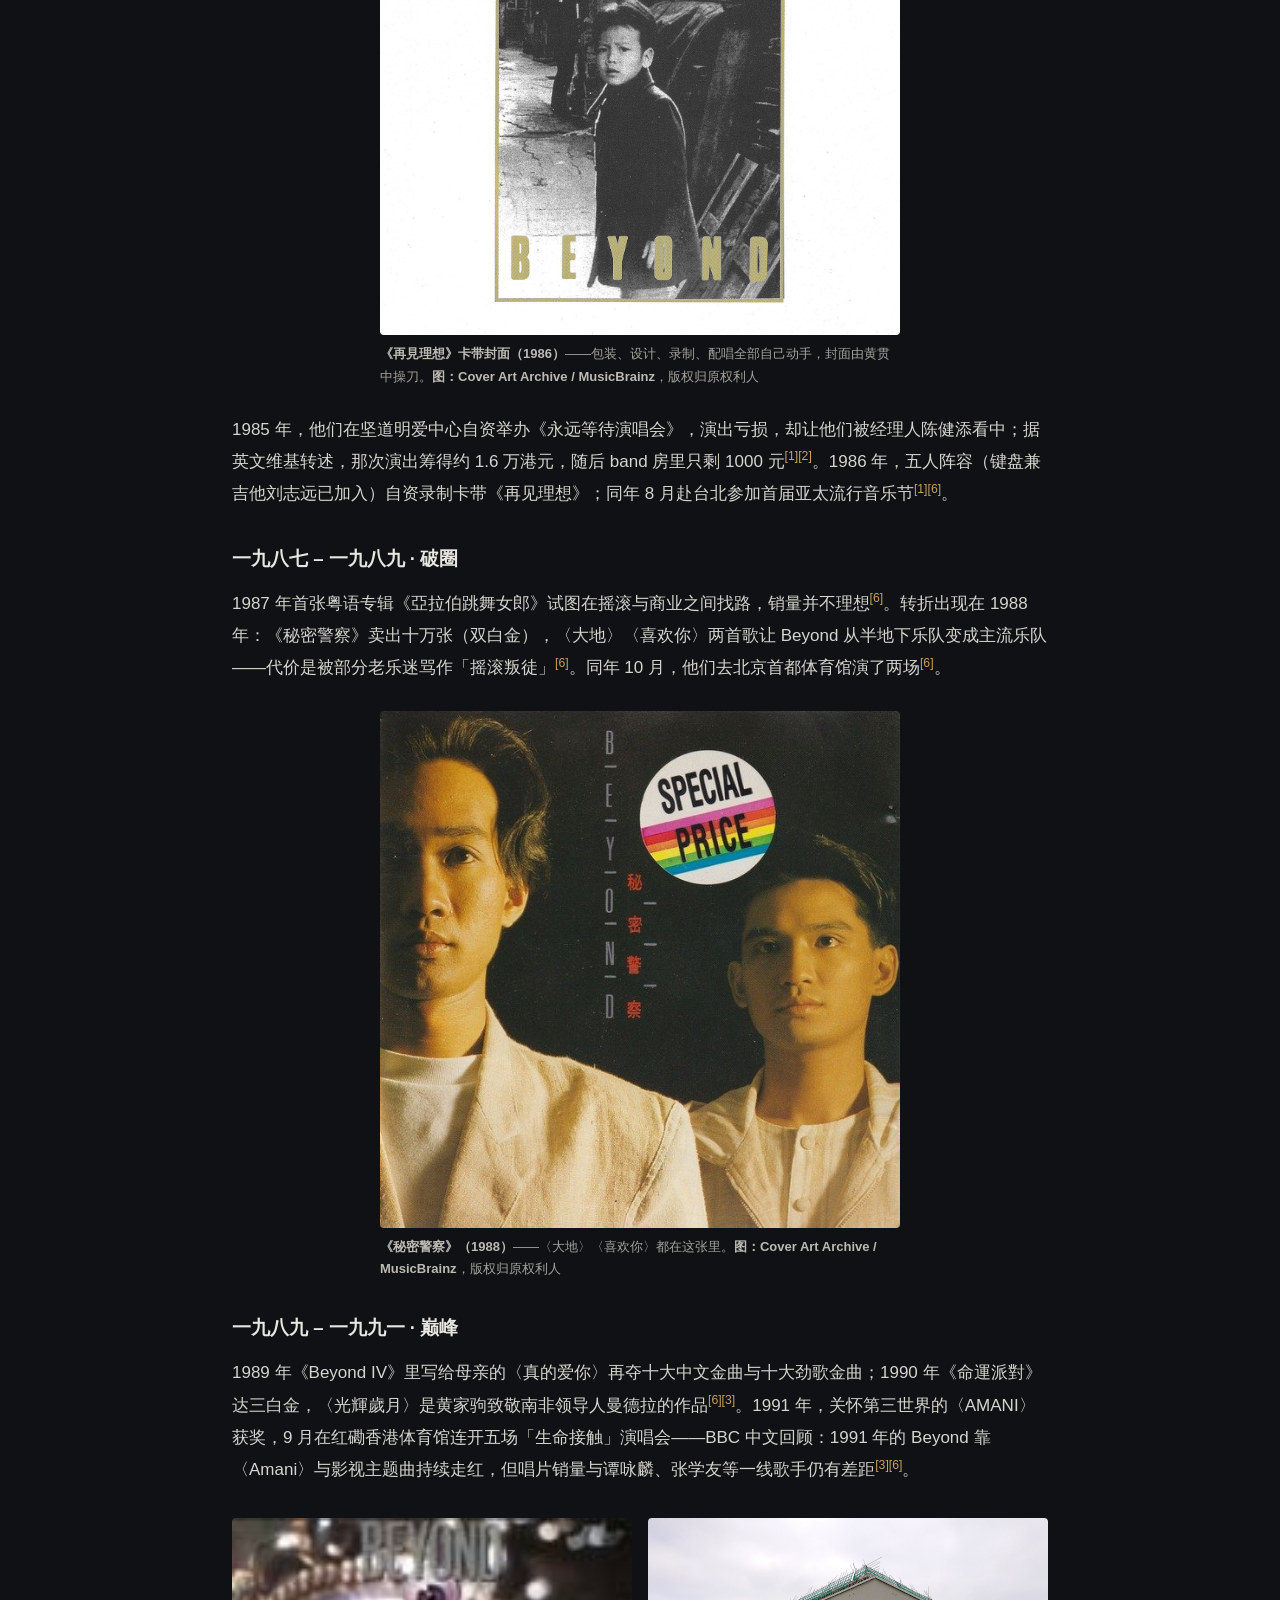
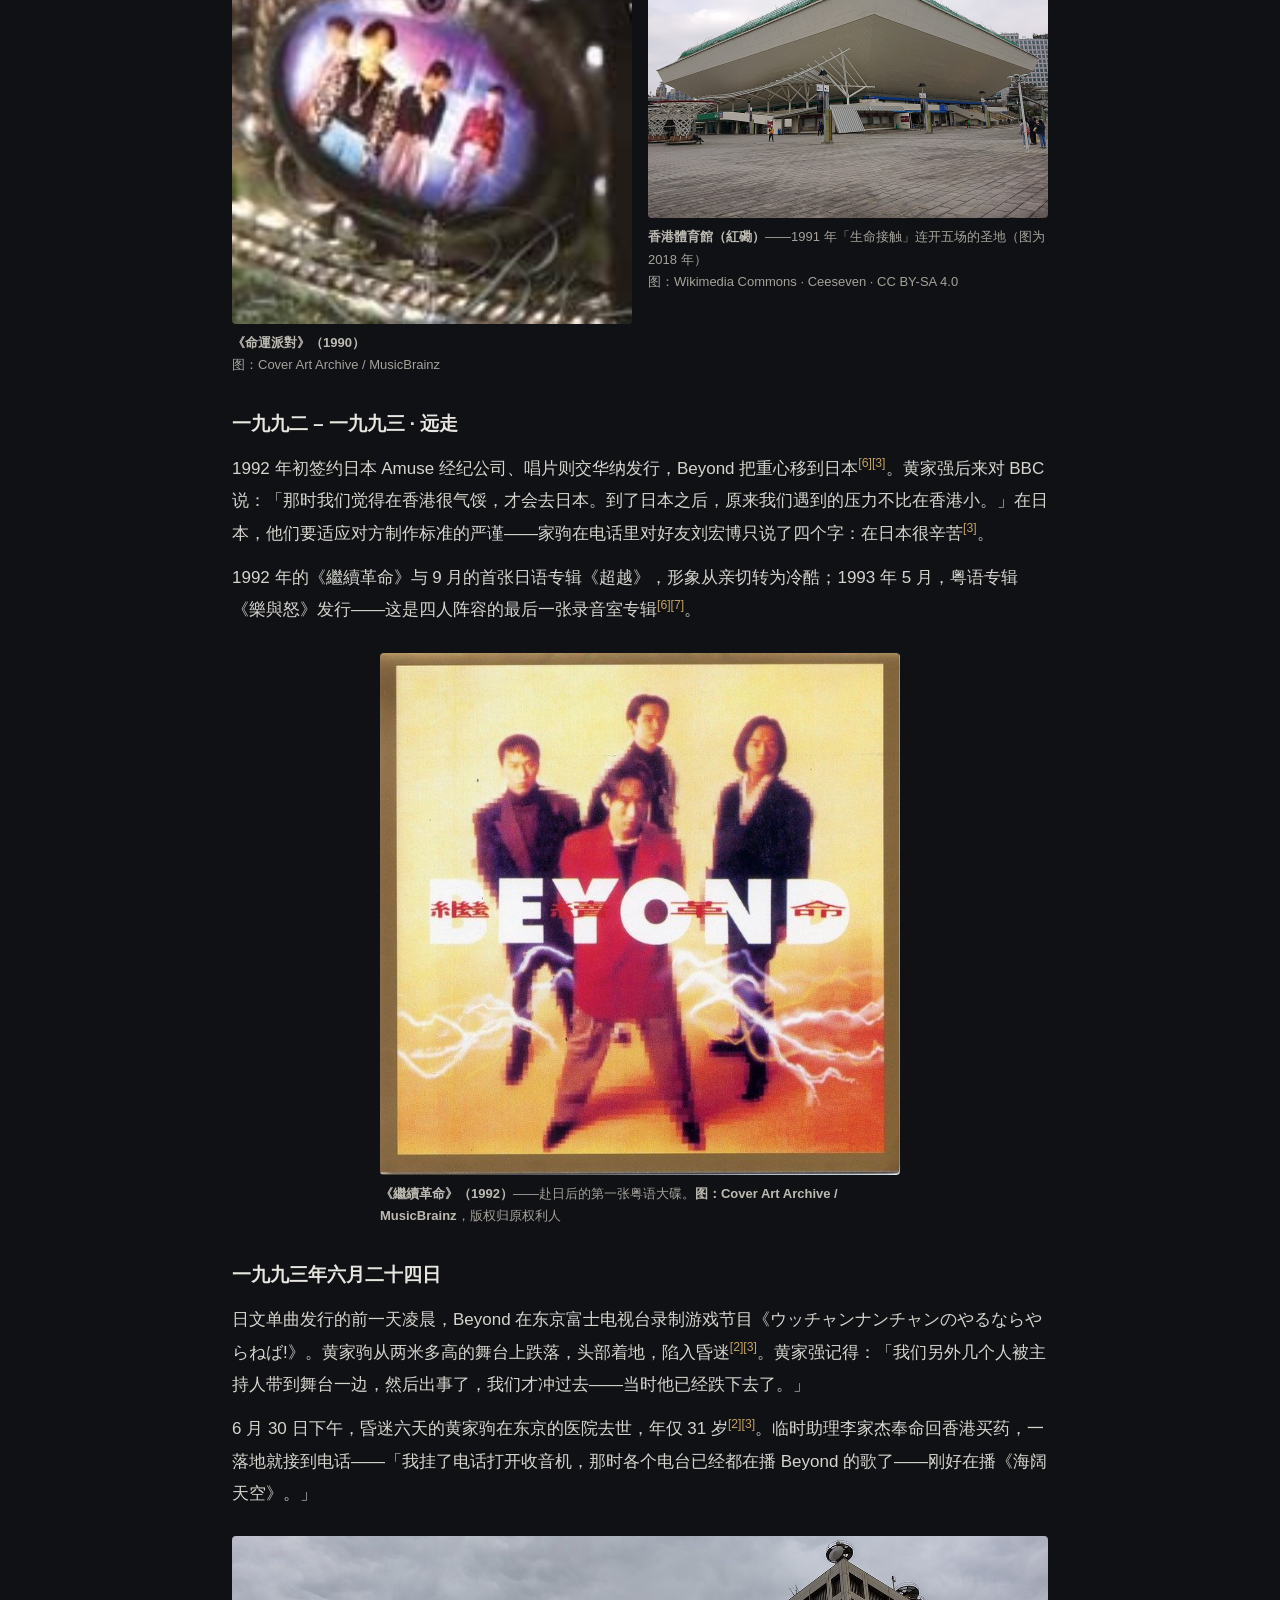
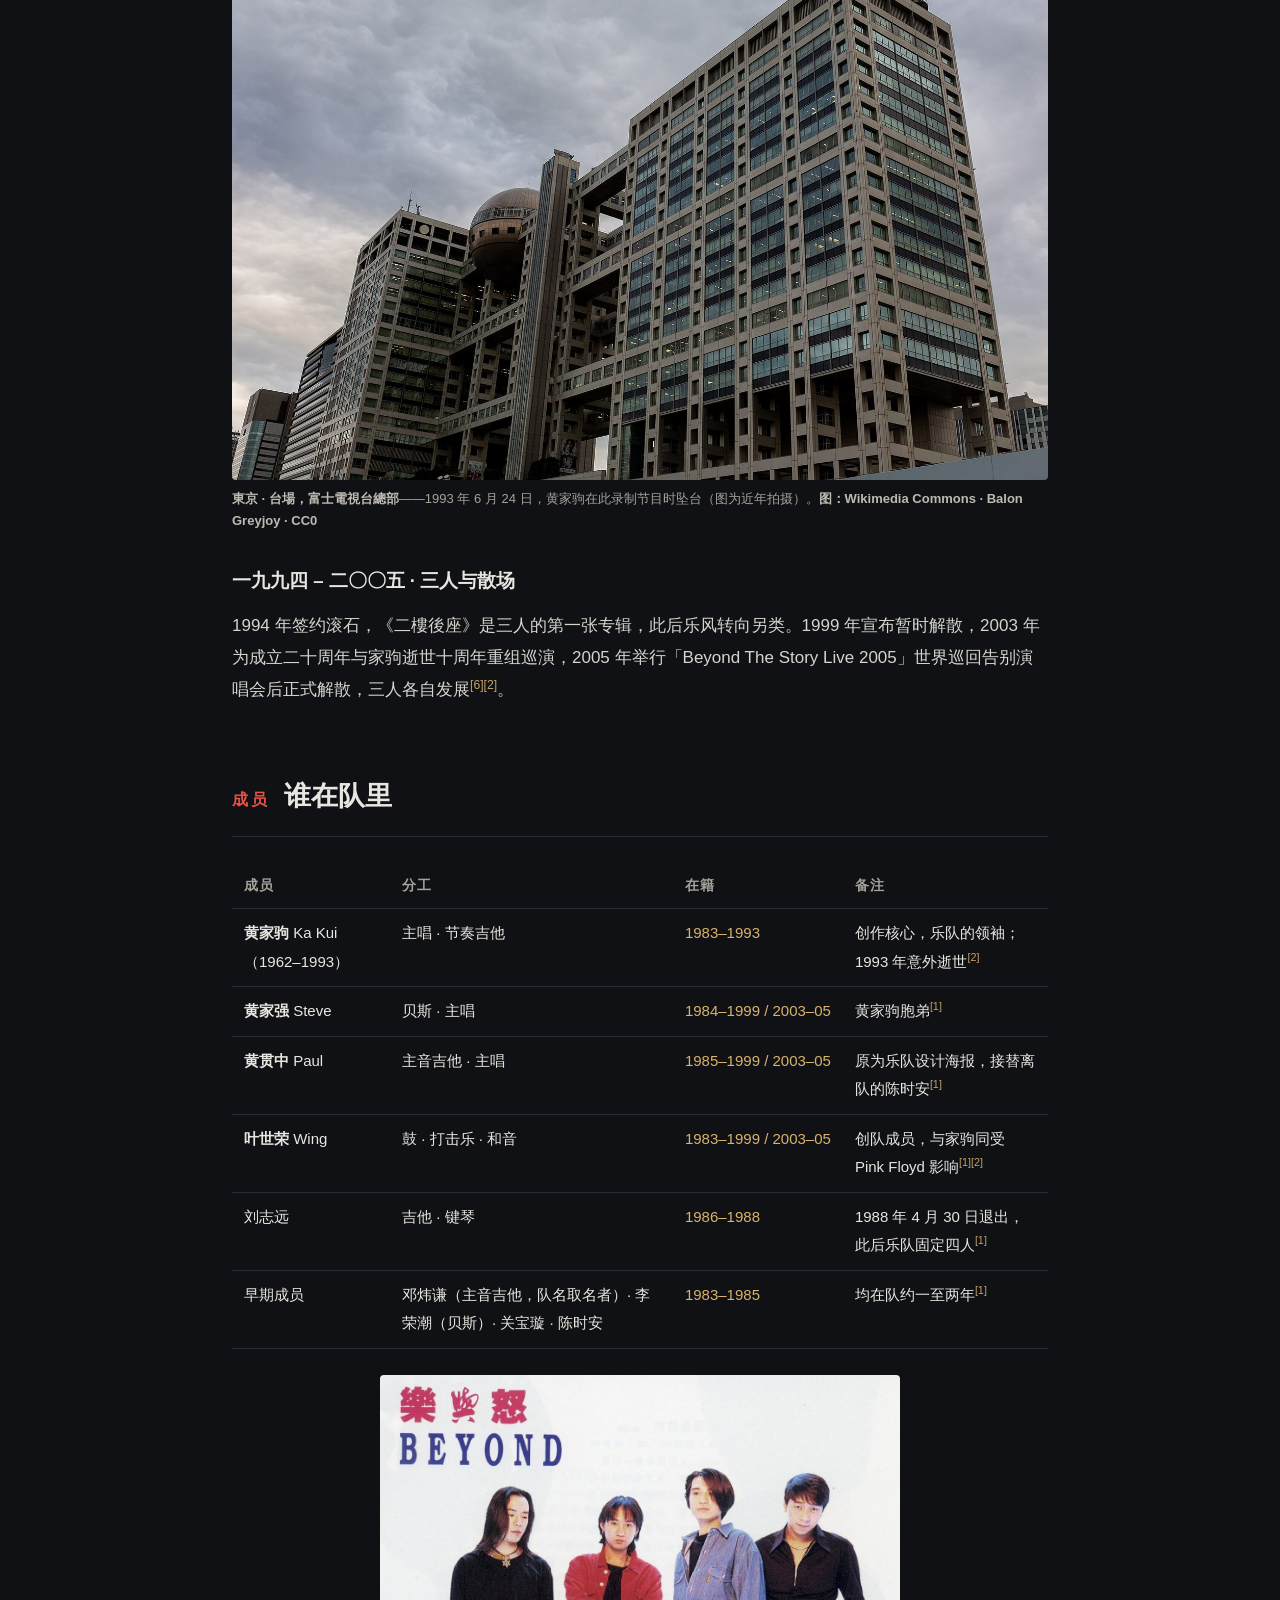
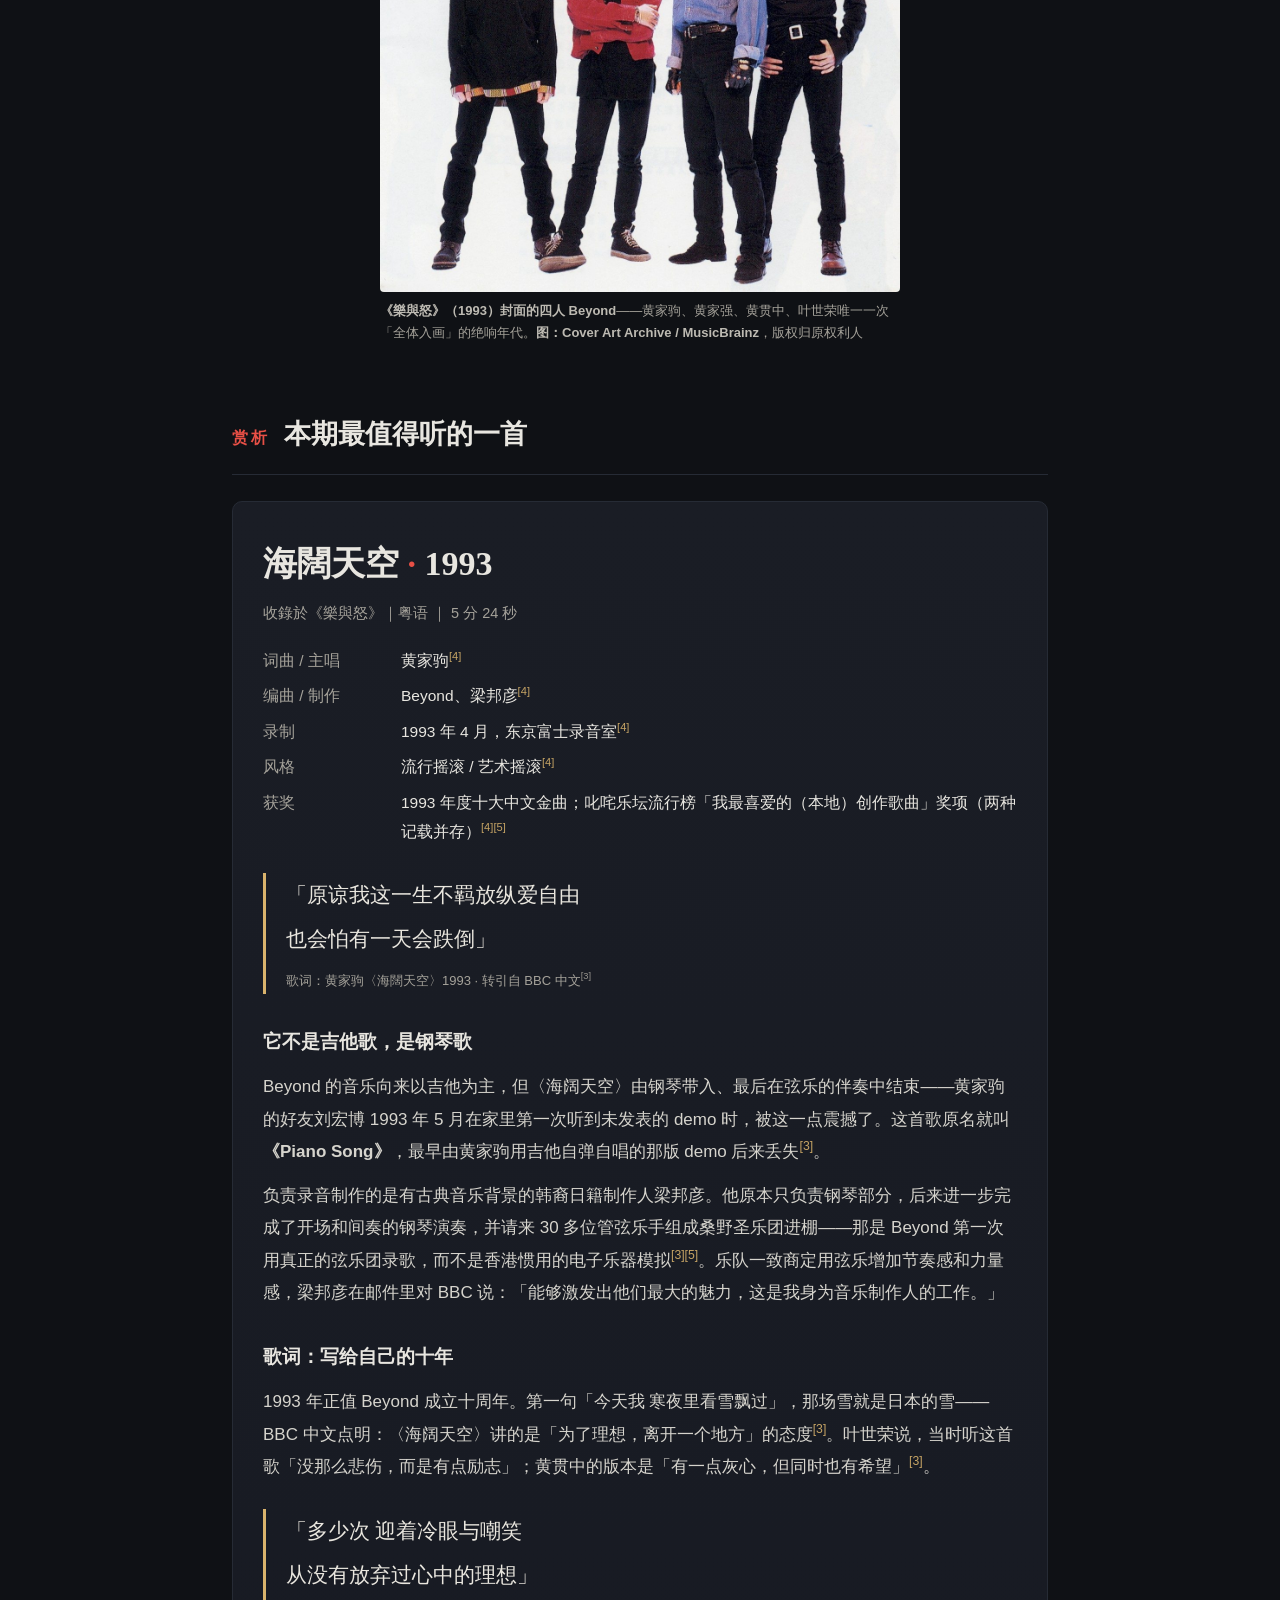
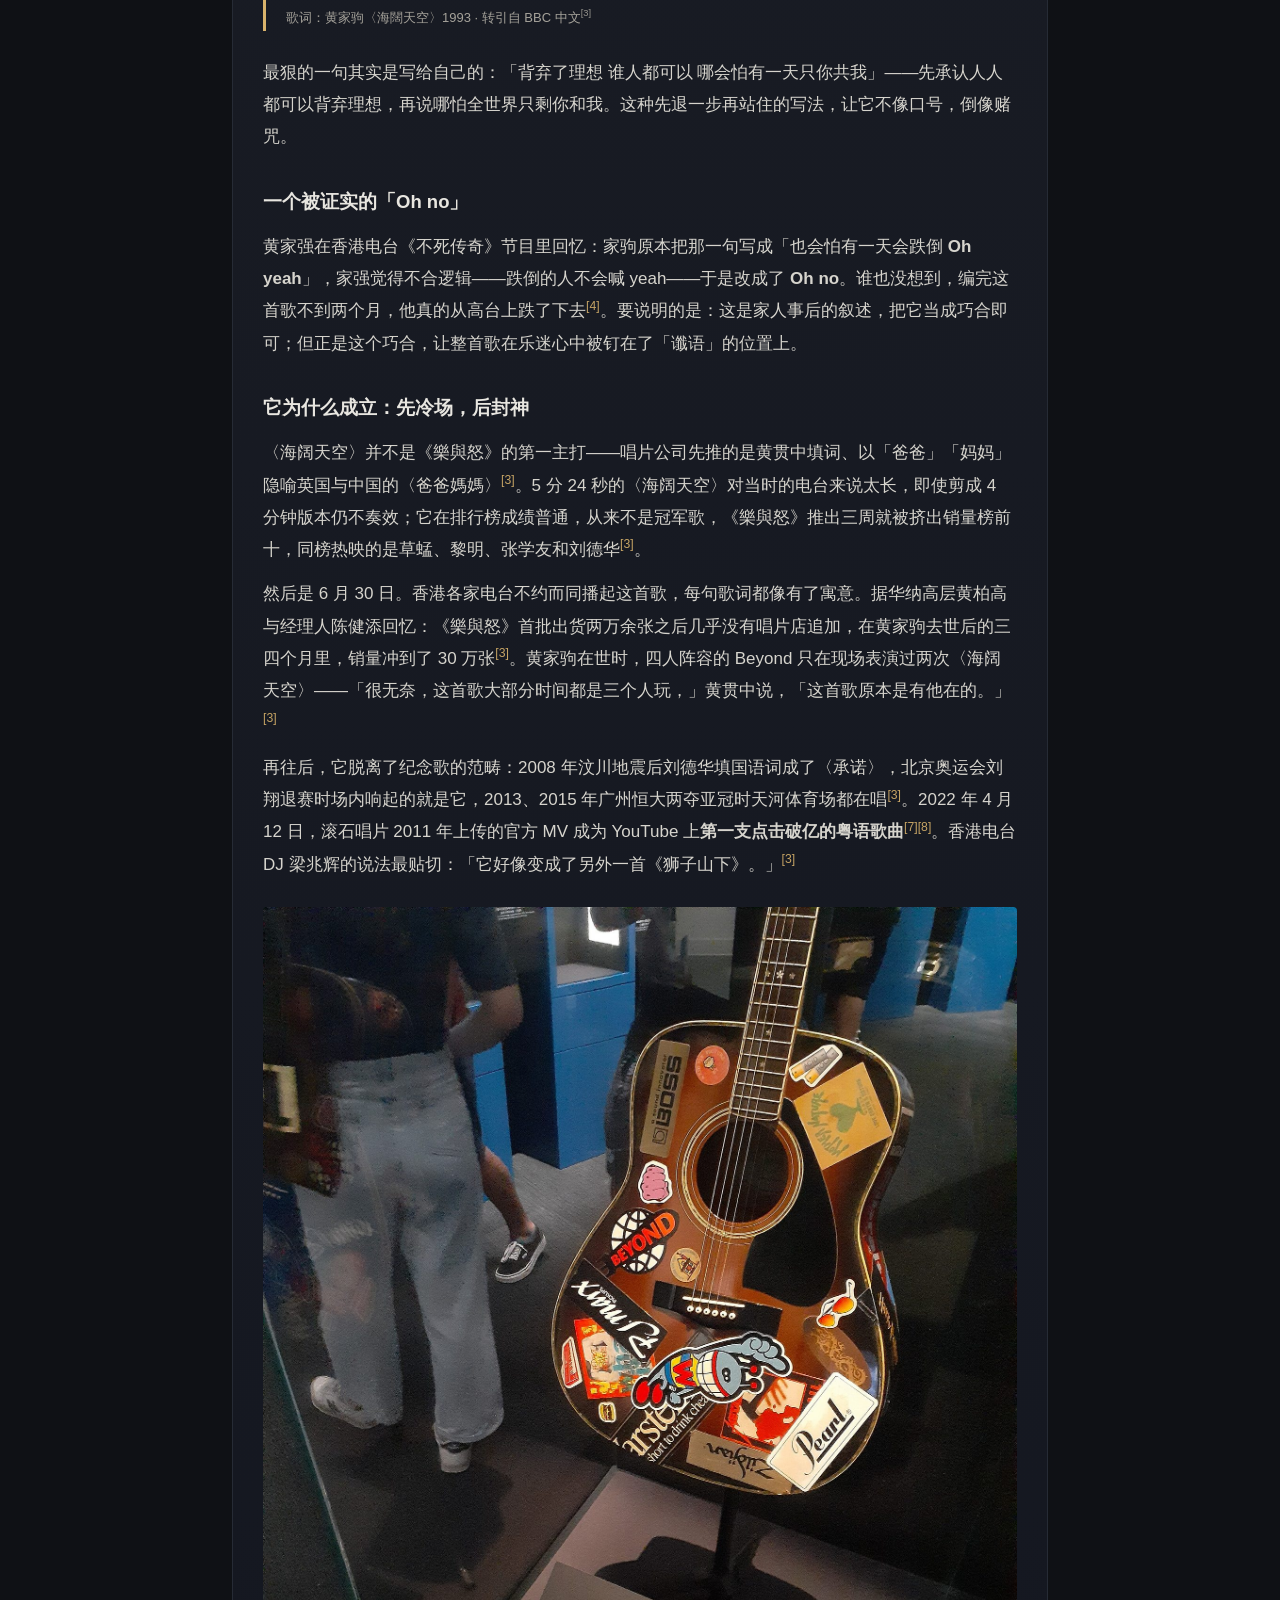
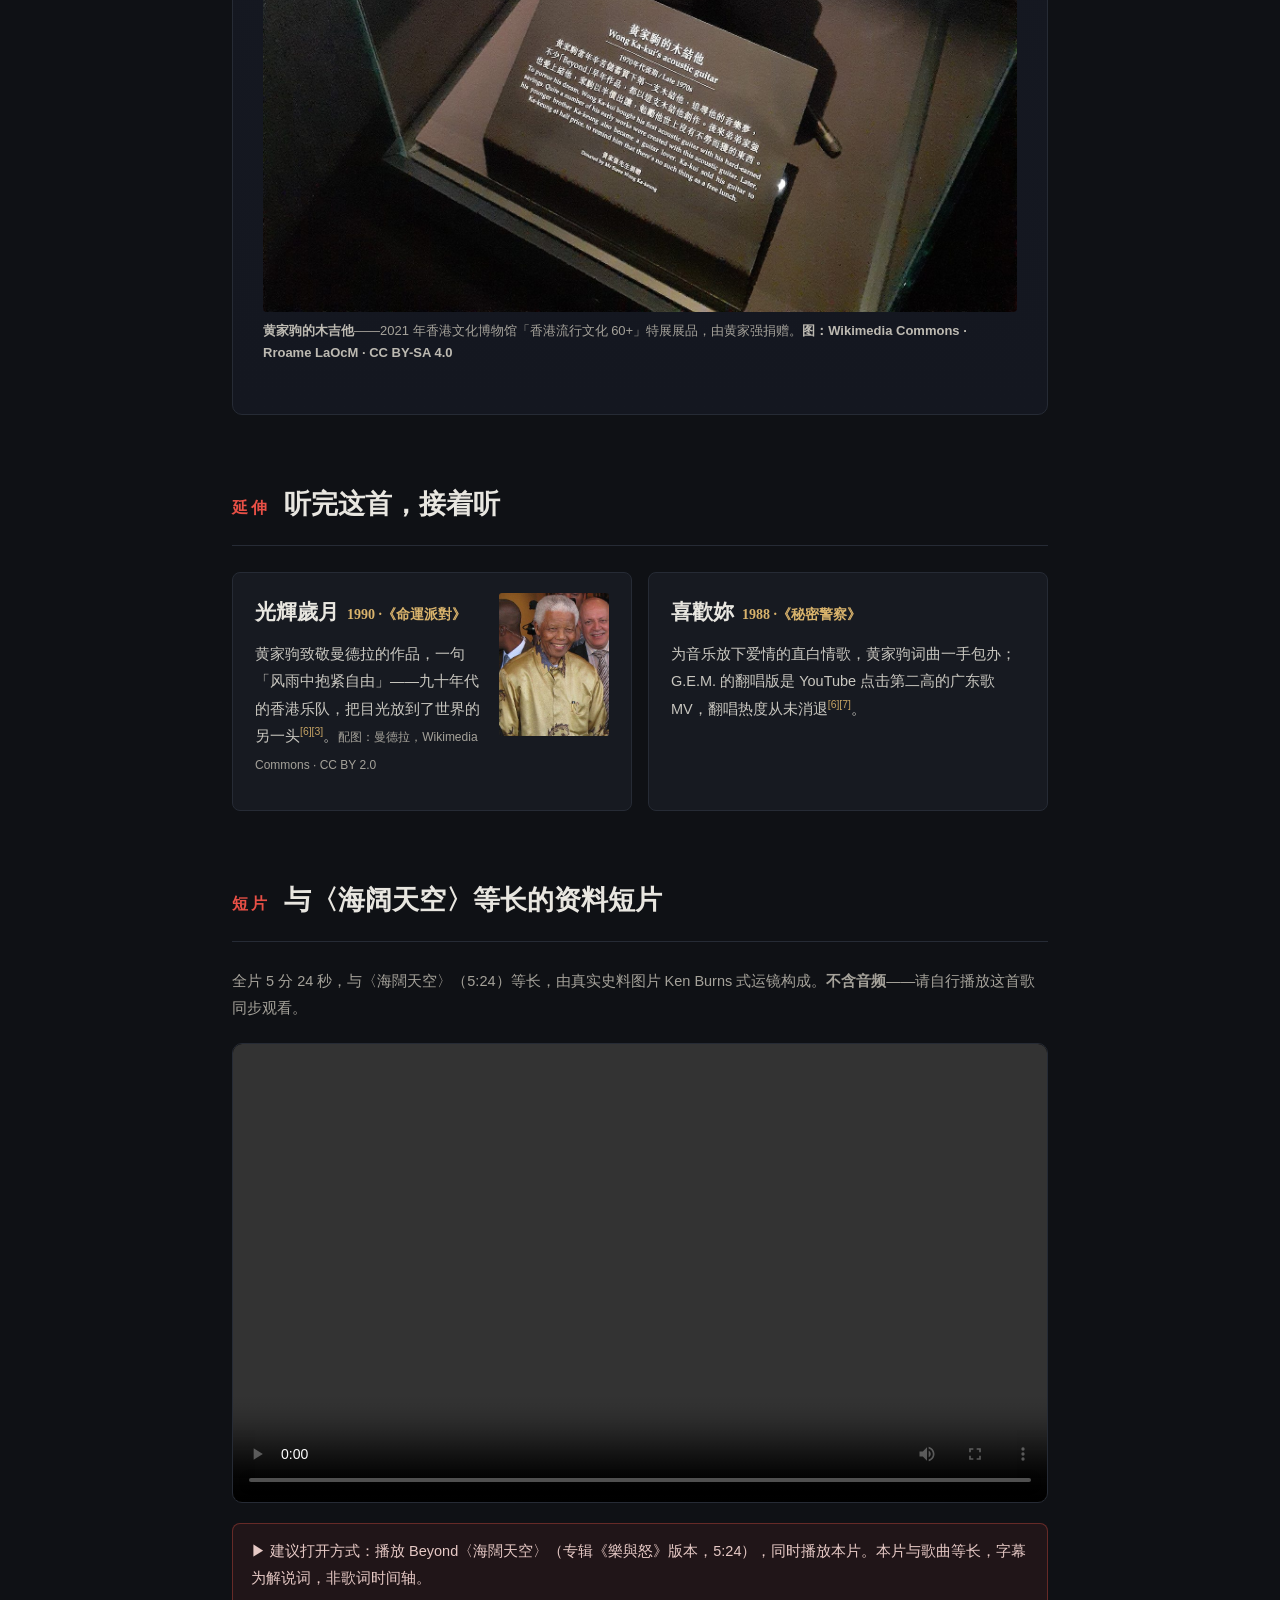
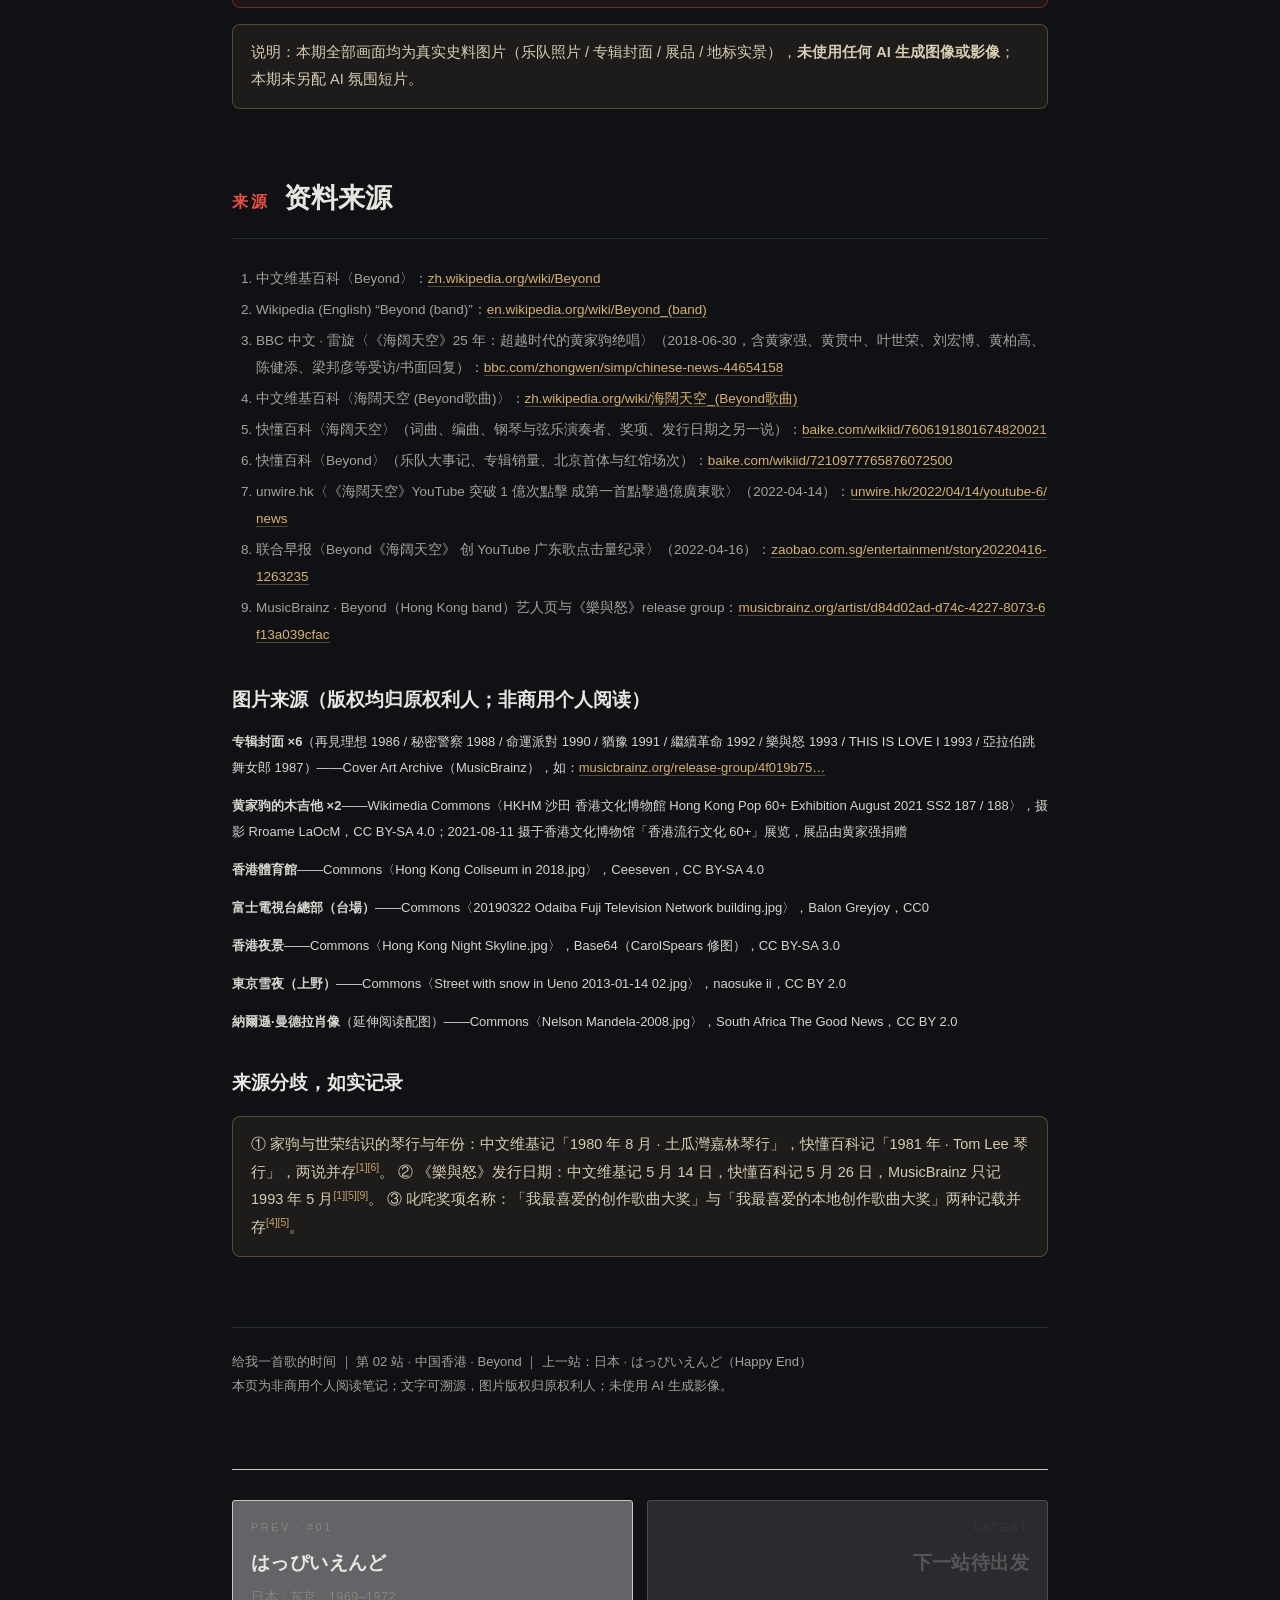
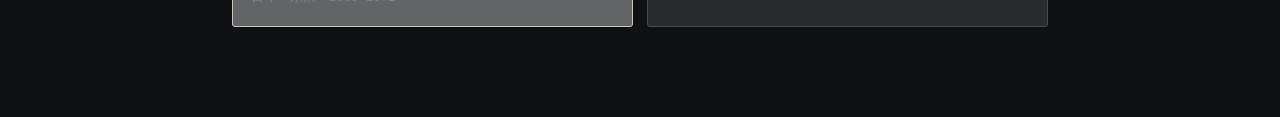
<file: 02-beyond.html>
<!DOCTYPE html>
<html lang="zh-CN">
<head>
<meta charset="UTF-8">
<meta name="viewport" content="width=device-width, initial-scale=1.0">
<title>给我一首歌的时间 02 · 中国香港 — Beyond</title>
<style>
  :root{
    --bg:#0f1115; --panel:#171a21; --line:#262b35; --ink:#e8e6e0; --ink2:#a5a29a;
    --red:#e85046; --gold:#d9b36c; --serif:"Songti SC","Noto Serif CJK SC",serif;
    --sans:"Hiragino Sans GB","PingFang SC",sans-serif;
  }
  *{box-sizing:border-box;margin:0;padding:0}
  body{background:var(--bg);color:var(--ink);font-family:var(--sans);line-height:1.9;font-size:17px}
  .wrap{max-width:860px;margin:0 auto;padding:0 22px 90px}
  a{color:var(--gold);text-decoration:none;border-bottom:1px solid rgba(217,179,108,.35)}
  a:hover{border-bottom-color:var(--gold)}
  sup{font-size:.72em;line-height:0}
  sup a{border:none;color:var(--gold);opacity:.9}

  /* 站牌 */
  .stop{display:flex;align-items:center;gap:14px;margin:44px 0 18px;color:var(--ink2);font-size:14px;letter-spacing:.12em}
  .stop .no{font-family:var(--serif);border:1px solid var(--line);padding:4px 12px;border-radius:3px}
  .stop .route{flex:1;height:1px;background:linear-gradient(90deg,var(--line),transparent)}
  h1{font-family:var(--serif);font-size:56px;line-height:1.25;font-weight:700;letter-spacing:.02em}
  h1 .en{display:block;font-size:30px;color:var(--red);letter-spacing:.32em;margin-top:6px;font-weight:600}
  .meta{display:flex;flex-wrap:wrap;gap:10px 26px;margin:22px 0 0;color:var(--ink2);font-size:14.5px}
  .meta b{color:var(--ink);font-weight:600}
  .lede{font-family:var(--serif);font-size:20px;color:#cfcfc8;border-left:3px solid var(--red);padding:6px 0 6px 20px;margin:34px 0 10px;line-height:2}

  section{margin-top:64px}
  h2{font-family:var(--serif);font-size:27px;font-weight:700;margin-bottom:6px;display:flex;align-items:baseline;gap:14px}
  h2 .k{color:var(--red);font-size:16px;letter-spacing:.18em;font-family:var(--sans);font-weight:600}
  .rule{height:1px;background:var(--line);margin:14px 0 26px}
  h3{font-size:18.5px;margin:30px 0 8px;color:var(--ink)}
  p{margin:12px 0;color:#d6d4cd}
  .muted{color:var(--ink2);font-size:14.5px}

  figure{margin:26px 0}
  figure img{width:100%;display:block;border-radius:4px}
  figure.half{max-width:520px;margin-left:auto;margin-right:auto}
  figcaption{font-size:13px;color:var(--ink2);margin-top:8px;line-height:1.7}
  figcaption b{color:#bdbab2;font-weight:600}
  .row{display:flex;gap:16px;flex-wrap:wrap}
  .row figure{flex:1 1 260px;margin:20px 0 0}

  .panel{background:var(--panel);border:1px solid var(--line);border-radius:8px;padding:22px 24px;margin:22px 0}
  .fact{display:grid;grid-template-columns:120px 1fr;gap:6px 18px;font-size:15.5px}
  .fact dt{color:var(--ink2)}
  .fact dd{color:var(--ink)}

  table{width:100%;border-collapse:collapse;font-size:15px;margin:14px 0}
  th,td{text-align:left;padding:10px 12px;border-bottom:1px solid var(--line);vertical-align:top}
  th{color:var(--ink2);font-weight:600;font-size:13.5px;letter-spacing:.06em}
  td.yr{color:var(--gold);white-space:nowrap;font-variant-numeric:tabular-nums}

  .tl{list-style:none;margin:18px 0}
  .tl li{position:relative;padding:0 0 22px 118px;font-size:15.5px}
  .tl li::before{content:"";position:absolute;left:86px;top:11px;bottom:-2px;width:1px;background:var(--line)}
  .tl li:last-child::before{display:none}
  .tl .yr{position:absolute;left:0;top:1px;font-family:var(--serif);color:var(--gold);font-size:16px;letter-spacing:.03em}
  .tl b{color:var(--ink)}

  .song{background:linear-gradient(180deg,#1a1d25,#141720);border:1px solid var(--line);border-radius:10px;padding:30px 30px 24px;margin-top:22px}
  .song .t{font-family:var(--serif);font-size:34px;font-weight:700}
  .song .t span{color:var(--red)}
  .lyric{font-family:var(--serif);color:#e9e6de;font-size:21px;line-height:2.1;border-left:3px solid var(--gold);padding-left:20px;margin:26px 0}
  .lyric small{display:block;font-family:var(--sans);font-size:13px;color:var(--ink2);margin-top:6px}
  .recs{display:flex;gap:16px;flex-wrap:wrap}
  .rec{flex:1 1 300px;background:var(--panel);border:1px solid var(--line);border-radius:8px;padding:20px 22px}
  .rec .n{font-family:var(--serif);font-size:21px;font-weight:700}
  .rec .y{color:var(--gold);font-size:14px;margin-left:8px}
  .rec p{font-size:14.5px;margin-top:8px;color:#c9c7c0}

  .video-box{background:#000;border:1px solid var(--line);border-radius:10px;overflow:hidden;margin:20px 0}
  video{width:100%;display:block;aspect-ratio:16/9;background:#000}
  .note{background:rgba(232,80,70,.08);border:1px solid rgba(232,80,70,.35);border-radius:8px;padding:14px 18px;font-size:14.5px;color:#e6c9c5;margin:16px 0}
  .warn{background:rgba(217,179,108,.07);border:1px solid rgba(217,179,108,.3);border-radius:8px;padding:14px 18px;font-size:14.5px;color:#d8cbb2;margin:16px 0}

  ol.src{font-size:13.5px;color:var(--ink2);line-height:2;padding-left:24px}
  ol.src li{margin:4px 0}
  ol.src a{word-break:break-all}
  .credits{font-size:13px;color:var(--ink2);line-height:2}
  footer{margin-top:70px;padding-top:22px;border-top:1px solid var(--line);color:var(--ink2);font-size:13px}
</style>
<link rel="stylesheet" href="assets/site.css">
</head>
<body>
<div class="wrap">

  <div class="site-bar">
    <a class="brand" href="index.html">给我一首歌的时间<em>The Length of a Song</em></a>
    <a class="back" href="index.html">← 全部期数</a>
  </div>


  <div class="stop"><span class="no">第 02 站</span><span>亚洲 · 中国香港</span><span class="route"></span><span>给我一首歌的时间</span></div>

  <h1>Beyond<span class="en">超越自己的那四个字</span></h1>
  <div class="meta">
    <span><b>1983</b>–<b>2005</b>（其中 1999–2003 暂别）</span>
    <span>英属香港 → 中国香港</span>
    <span>摇滚 / 流行摇滚 / 艺术摇滚<sup><a href="#s2">[1]</a><a href="#s1">[2]</a></sup></span>
  </div>

  <p class="lede">主唱黄家驹说过一句话，被弟弟黄家强原样转述给 BBC：「香港只有娱乐圈，没有乐坛。」<sup><a href="#s3">[3]</a></sup>这句话几乎解释了 Beyond 的一生——为什么自资出卡带、为什么要去日本、为什么在一首写给自己的歌里唱「原谅我这一生不羁放纵爱自由」。</p>

  <!-- ================= 档案 ================= -->
  <section id="profile">
    <h2><span class="k">档案</span>乐队速览</h2>
    <div class="rule"></div>
    <div class="panel">
      <dl class="fact">
        <dt>成立</dt><dd>1983 年，香港（为参加《吉他杂志》举办的比赛而正式组军）<sup><a href="#s1">[1]</a><a href="#s2">[2]</a></sup></dd>
        <dt>解散</dt><dd>2005 年，举行「Beyond The Story Live 2005」告别演唱会后正式解散<sup><a href="#s2">[2]</a><a href="#s6">[6]</a></sup></dd>
        <dt>经典时期</dt><dd>1988《秘密警察》破圈 → 1991 红馆五场「生命接触」→ 1992 赴日 → 1993 黄家驹离世<sup><a href="#s6">[6]</a></sup></dd>
        <dt>灵魂人物</dt><dd>黄家驹：乐队前十年的曲、词、编、监、唱多出于其手<sup><a href="#s1">[1]</a></sup></dd>
        <dt>厂牌轨迹</dt><dd>Kinn's Music（1987–88）→ 新艺宝（1988–91）→ 华纳（1992–93）→ 滚石（1994–99）<sup><a href="#s1">[1]</a><a href="#s2">[2]</a></sup></dd>
        <dt>一句话</dt><dd>一支从地下自资卡带起步、把「原创乐队」四个字撑成华人世界共同语言的香港乐队</dd>
      </dl>
    </div>
  </section>

  <!-- ================= 历史 ================= -->
  <section id="history">
    <h2><span class="k">历史</span>从琴行到红馆，再到台场</h2>
    <div class="rule"></div>

    <h3>一九八〇年代初 · 地下</h3>
    <p>黄家驹与叶世荣经琴行老板介绍相识（中文维基记为 1980 年 8 月经土瓜湾嘉林琴行老板介绍<sup><a href="#s1">[1]</a></sup>；快懂百科则记 1981 年经 Tom Lee 琴行老板介绍——两说并存，此处如实记录<sup><a href="#s6">[6]</a></sup>）。1983 年，为参加《吉他杂志》举办的比赛，Beyond 正式组成；队名出自创队主音吉他手邓炜谦，意指「超越自己」，而非超越他人<sup><a href="#s1">[1]</a></sup><sup><a href="#s2">[2]</a></sup>。</p>
    <p>早期人员流动频繁：邓炜谦、李荣潮 1983 年底相继离队，关宝璇、陈时安先后短暂在籍。1984 年黄家驹的胞弟黄家强补入贝斯，1985 年原本为乐队设计海报的美术生黄贯中接替离队的陈时安弹主音吉他——四人阵容就此成形<sup><a href="#s1">[1]</a></sup><sup><a href="#s2">[2]</a></sup>。</p>

    <figure class="half">
      <img src="assets/beyond_cover_1986_goodbye.jpg" alt="《再见理想》卡带封面：巷弄中的孩童">
      <figcaption><b>《再見理想》卡带封面（1986）</b>——包装、设计、录制、配唱全部自己动手，封面由黄贯中操刀。<b>图：Cover Art Archive / MusicBrainz</b>，版权归原权利人</figcaption>
    </figure>

    <p>1985 年，他们在坚道明爱中心自资举办《永远等待演唱会》，演出亏损，却让他们被经理人陈健添看中；据英文维基转述，那次演出筹得约 1.6 万港元，随后 band 房里只剩 1000 元<sup><a href="#s1">[1]</a></sup><sup><a href="#s2">[2]</a></sup>。1986 年，五人阵容（键盘兼吉他刘志远已加入）自资录制卡带《再见理想》；同年 8 月赴台北参加首届亚太流行音乐节<sup><a href="#s1">[1]</a></sup><sup><a href="#s6">[6]</a></sup>。</p>

    <h3>一九八七 – 一九八九 · 破圈</h3>
    <p>1987 年首张粤语专辑《亞拉伯跳舞女郎》试图在摇滚与商业之间找路，销量并不理想<sup><a href="#s6">[6]</a></sup>。转折出现在 1988 年：《秘密警察》卖出十万张（双白金），〈大地〉〈喜欢你〉两首歌让 Beyond 从半地下乐队变成主流乐队——代价是被部分老乐迷骂作「摇滚叛徒」<sup><a href="#s6">[6]</a></sup>。同年 10 月，他们去北京首都体育馆演了两场<sup><a href="#s6">[6]</a></sup>。</p>

    <figure class="half">
      <img src="assets/beyond_cover_1988_secret.jpg" alt="《秘密警察》专辑封面">
      <figcaption><b>《秘密警察》（1988）</b>——〈大地〉〈喜欢你〉都在这张里。<b>图：Cover Art Archive / MusicBrainz</b>，版权归原权利人</figcaption>
    </figure>

    <h3>一九八九 – 一九九一 · 巅峰</h3>
    <p>1989 年《Beyond IV》里写给母亲的〈真的爱你〉再夺十大中文金曲与十大劲歌金曲；1990 年《命運派對》达三白金，〈光輝歲月〉是黄家驹致敬南非领导人曼德拉的作品<sup><a href="#s6">[6]</a></sup><sup><a href="#s3">[3]</a></sup>。1991 年，关怀第三世界的〈AMANI〉获奖，9 月在红磡香港体育馆连开五场「生命接触」演唱会——BBC 中文回顾：1991 年的 Beyond 靠〈Amani〉与影视主题曲持续走红，但唱片销量与谭咏麟、张学友等一线歌手仍有差距<sup><a href="#s3">[3]</a></sup><sup><a href="#s6">[6]</a></sup>。</p>

    <div class="row">
      <figure>
        <img src="assets/beyond_cover_1990_fate.jpg" alt="《命运派对》专辑封面">
        <figcaption><b>《命運派對》（1990）</b><br>图：Cover Art Archive / MusicBrainz</figcaption>
      </figure>
      <figure>
        <img src="assets/beyond_coliseum.jpg" alt="香港体育馆（红磡）外观">
        <figcaption><b>香港體育館（紅磡）</b>——1991 年「生命接触」连开五场的圣地（图为 2018 年）<br>图：Wikimedia Commons · Ceeseven · CC BY-SA 4.0</figcaption>
      </figure>
    </div>

    <h3>一九九二 – 一九九三 · 远走</h3>
    <p>1992 年初签约日本 Amuse 经纪公司、唱片则交华纳发行，Beyond 把重心移到日本<sup><a href="#s6">[6]</a></sup><sup><a href="#s3">[3]</a></sup>。黄家强后来对 BBC 说：「那时我们觉得在香港很气馁，才会去日本。到了日本之后，原来我们遇到的压力不比在香港小。」在日本，他们要适应对方制作标准的严谨——家驹在电话里对好友刘宏博只说了四个字：在日本很辛苦<sup><a href="#s3">[3]</a></sup>。</p>
    <p>1992 年的《繼續革命》与 9 月的首张日语专辑《超越》，形象从亲切转为冷酷；1993 年 5 月，粤语专辑《樂與怒》发行——这是四人阵容的最后一张录音室专辑<sup><a href="#s6">[6]</a></sup><sup><a href="#s7">[7]</a></sup>。</p>

    <figure class="half">
      <img src="assets/beyond_cover_1992_continue.jpg" alt="《继续革命》专辑封面">
      <figcaption><b>《繼續革命》（1992）</b>——赴日后的第一张粤语大碟。<b>图：Cover Art Archive / MusicBrainz</b>，版权归原权利人</figcaption>
    </figure>

    <h3>一九九三年六月二十四日</h3>
    <p>日文单曲发行的前一天凌晨，Beyond 在东京富士电视台录制游戏节目《ウッチャンナンチャンのやるならやらねば!》。黄家驹从两米多高的舞台上跌落，头部着地，陷入昏迷<sup><a href="#s2">[2]</a></sup><sup><a href="#s3">[3]</a></sup>。黄家强记得：「我们另外几个人被主持人带到舞台一边，然后出事了，我们才冲过去——当时他已经跌下去了。」</p>
    <p>6 月 30 日下午，昏迷六天的黄家驹在东京的医院去世，年仅 31 岁<sup><a href="#s2">[2]</a></sup><sup><a href="#s3">[3]</a></sup>。临时助理李家杰奉命回香港买药，一落地就接到电话——「我挂了电话打开收音机，那时各个电台已经都在播 Beyond 的歌了——刚好在播《海阔天空》。」</p>

    <figure>
      <img src="assets/beyond_fujitv.jpg" alt="东京台场富士电视台总部大楼">
      <figcaption><b>東京 · 台場，富士電視台總部</b>——1993 年 6 月 24 日，黄家驹在此录制节目时坠台（图为近年拍摄）。<b>图：Wikimedia Commons · Balon Greyjoy · CC0</b></figcaption>
    </figure>

    <h3>一九九四 – 二〇〇五 · 三人与散场</h3>
    <p>1994 年签约滚石，《二樓後座》是三人的第一张专辑，此后乐风转向另类。1999 年宣布暂时解散，2003 年为成立二十周年与家驹逝世十周年重组巡演，2005 年举行「Beyond The Story Live 2005」世界巡回告别演唱会后正式解散，三人各自发展<sup><a href="#s6">[6]</a></sup><sup><a href="#s2">[2]</a></sup>。</p>
  </section>

  <!-- ================= 成员 ================= -->
  <section id="members">
    <h2><span class="k">成员</span>谁在队里</h2>
    <div class="rule"></div>
    <table>
      <tr><th>成员</th><th>分工</th><th>在籍</th><th>备注</th></tr>
      <tr><td><b>黄家驹</b> Ka Kui（1962–1993）</td><td>主唱 · 节奏吉他</td><td class="yr">1983–1993</td><td>创作核心，乐队的领袖；1993 年意外逝世<sup><a href="#s2">[2]</a></sup></td></tr>
      <tr><td><b>黄家强</b> Steve</td><td>贝斯 · 主唱</td><td class="yr">1984–1999 / 2003–05</td><td>黄家驹胞弟<sup><a href="#s1">[1]</a></sup></td></tr>
      <tr><td><b>黄贯中</b> Paul</td><td>主音吉他 · 主唱</td><td class="yr">1985–1999 / 2003–05</td><td>原为乐队设计海报，接替离队的陈时安<sup><a href="#s1">[1]</a></sup></td></tr>
      <tr><td><b>叶世荣</b> Wing</td><td>鼓 · 打击乐 · 和音</td><td class="yr">1983–1999 / 2003–05</td><td>创队成员，与家驹同受 Pink Floyd 影响<sup><a href="#s1">[1]</a></sup><sup><a href="#s2">[2]</a></sup></td></tr>
      <tr><td>刘志远</td><td>吉他 · 键琴</td><td class="yr">1986–1988</td><td>1988 年 4 月 30 日退出，此后乐队固定四人<sup><a href="#s1">[1]</a></sup></td></tr>
      <tr><td>早期成员</td><td>邓炜谦（主音吉他，队名取名者）· 李荣潮（贝斯）· 关宝璇 · 陈时安</td><td class="yr">1983–1985</td><td>均在队约一至两年<sup><a href="#s1">[1]</a></sup></td></tr>
    </table>
    <figure class="half">
      <img src="assets/beyond_cover_1993_rocknroll.jpg" alt="《乐与怒》封面：四子合影">
      <figcaption><b>《樂與怒》（1993）封面的四人 Beyond</b>——黄家驹、黄家强、黄贯中、叶世荣唯一一次「全体入画」的绝响年代。<b>图：Cover Art Archive / MusicBrainz</b>，版权归原权利人</figcaption>
    </figure>
  </section>

  <!-- ================= 经典赏析 ================= -->
  <section id="song">
    <h2><span class="k">赏析</span>本期最值得听的一首</h2>
    <div class="rule"></div>

    <div class="song">
      <div class="t">海闊天空 <span>·</span> 1993</div>
      <p class="muted" style="margin-top:4px">收錄於《樂與怒》｜粤语 ｜ 5 分 24 秒</p>

      <dl class="fact" style="margin-top:18px">
        <dt>词曲 / 主唱</dt><dd>黄家驹<sup><a href="#s4">[4]</a></sup></dd>
        <dt>编曲 / 制作</dt><dd>Beyond、梁邦彦<sup><a href="#s4">[4]</a></sup></dd>
        <dt>录制</dt><dd>1993 年 4 月，东京富士录音室<sup><a href="#s4">[4]</a></sup></dd>
        <dt>风格</dt><dd>流行摇滚 / 艺术摇滚<sup><a href="#s4">[4]</a></sup></dd>
        <dt>获奖</dt><dd>1993 年度十大中文金曲；叱咤乐坛流行榜「我最喜爱的（本地）创作歌曲」奖项（两种记载并存）<sup><a href="#s4">[4]</a></sup><sup><a href="#s5">[5]</a></sup></dd>
      </dl>

      <div class="lyric">「原谅我这一生不羁放纵爱自由<br>也会怕有一天会跌倒」<small>歌词：黄家驹〈海闊天空〉1993 · 转引自 BBC 中文<sup><a href="#s3" style="color:inherit">[3]</a></sup></small></div>

      <h3>它不是吉他歌，是钢琴歌</h3>
      <p>Beyond 的音乐向来以吉他为主，但〈海阔天空〉由钢琴带入、最后在弦乐的伴奏中结束——黄家驹的好友刘宏博 1993 年 5 月在家里第一次听到未发表的 demo 时，被这一点震撼了。这首歌原名就叫<b>《Piano Song》</b>，最早由黄家驹用吉他自弹自唱的那版 demo 后来丢失<sup><a href="#s3">[3]</a></sup>。</p>
      <p>负责录音制作的是有古典音乐背景的韩裔日籍制作人梁邦彦。他原本只负责钢琴部分，后来进一步完成了开场和间奏的钢琴演奏，并请来 30 多位管弦乐手组成桑野圣乐团进棚——那是 Beyond 第一次用真正的弦乐团录歌，而不是香港惯用的电子乐器模拟<sup><a href="#s3">[3]</a></sup><sup><a href="#s5">[5]</a></sup>。乐队一致商定用弦乐增加节奏感和力量感，梁邦彦在邮件里对 BBC 说：「能够激发出他们最大的魅力，这是我身为音乐制作人的工作。」</p>

      <h3>歌词：写给自己的十年</h3>
      <p>1993 年正值 Beyond 成立十周年。第一句「今天我 寒夜里看雪飘过」，那场雪就是日本的雪——BBC 中文点明：〈海阔天空〉讲的是「为了理想，离开一个地方」的态度<sup><a href="#s3">[3]</a></sup>。叶世荣说，当时听这首歌「没那么悲伤，而是有点励志」；黄贯中的版本是「有一点灰心，但同时也有希望」<sup><a href="#s3">[3]</a></sup>。</p>
      <div class="lyric">「多少次 迎着冷眼与嘲笑<br>从没有放弃过心中的理想」<small>歌词：黄家驹〈海闊天空〉1993 · 转引自 BBC 中文<sup><a href="#s3" style="color:inherit">[3]</a></sup></small></div>
      <p>最狠的一句其实是写给自己的：「背弃了理想 谁人都可以 哪会怕有一天只你共我」——先承认人人都可以背弃理想，再说哪怕全世界只剩你和我。这种先退一步再站住的写法，让它不像口号，倒像赌咒。</p>

      <h3>一个被证实的「Oh no」</h3>
      <p>黄家强在香港电台《不死传奇》节目里回忆：家驹原本把那一句写成「也会怕有一天会跌倒 <b>Oh yeah</b>」，家强觉得不合逻辑——跌倒的人不会喊 yeah——于是改成了 <b>Oh no</b>。谁也没想到，编完这首歌不到两个月，他真的从高台上跌了下去<sup><a href="#s4">[4]</a></sup>。要说明的是：这是家人事后的叙述，把它当成巧合即可；但正是这个巧合，让整首歌在乐迷心中被钉在了「谶语」的位置上。</p>

      <h3>它为什么成立：先冷场，后封神</h3>
      <p>〈海阔天空〉并不是《樂與怒》的第一主打——唱片公司先推的是黄贯中填词、以「爸爸」「妈妈」隐喻英国与中国的〈爸爸媽媽〉<sup><a href="#s3">[3]</a></sup>。5 分 24 秒的〈海阔天空〉对当时的电台来说太长，即使剪成 4 分钟版本仍不奏效；它在排行榜成绩普通，从来不是冠军歌，《樂與怒》推出三周就被挤出销量榜前十，同榜热映的是草蜢、黎明、张学友和刘德华<sup><a href="#s3">[3]</a></sup>。</p>
      <p>然后是 6 月 30 日。香港各家电台不约而同播起这首歌，每句歌词都像有了寓意。据华纳高层黄柏高与经理人陈健添回忆：《樂與怒》首批出货两万余张之后几乎没有唱片店追加，在黄家驹去世后的三四个月里，销量冲到了 30 万张<sup><a href="#s3">[3]</a></sup>。黄家驹在世时，四人阵容的 Beyond 只在现场表演过两次〈海阔天空〉——「很无奈，这首歌大部分时间都是三个人玩，」黄贯中说，「这首歌原本是有他在的。」<sup><a href="#s3">[3]</a></sup></p>
      <p>再往后，它脱离了纪念歌的范畴：2008 年汶川地震后刘德华填国语词成了〈承诺〉，北京奥运会刘翔退赛时场内响起的就是它，2013、2015 年广州恒大两夺亚冠时天河体育场都在唱<sup><a href="#s3">[3]</a></sup>。2022 年 4 月 12 日，滚石唱片 2011 年上传的官方 MV 成为 YouTube 上<b>第一支点击破亿的粤语歌曲</b><sup><a href="#s7">[7]</a></sup><sup><a href="#s8">[8]</a></sup>。香港电台 DJ 梁兆辉的说法最贴切：「它好像变成了另外一首《狮子山下》。」<sup><a href="#s3">[3]</a></sup></p>

      <figure>
        <img src="assets/beyond_kk_guitar1.jpg" alt="黄家驹的木吉他，香港文化博物馆展品">
        <figcaption><b>黄家驹的木吉他</b>——2021 年香港文化博物馆「香港流行文化 60+」特展展品，由黄家强捐赠。<b>图：Wikimedia Commons · Rroame LaOcM · CC BY-SA 4.0</b></figcaption>
      </figure>
    </div>
  </section>

  <!-- ================= 延伸 ================= -->
  <section id="more">
    <h2><span class="k">延伸</span>听完这首，接着听</h2>
    <div class="rule"></div>
    <div class="recs">
      <div class="rec">
        <img src="assets/beyond_mandela.jpg" alt="纳尔逊·曼德拉" style="width:110px;float:right;margin:0 0 8px 12px;border-radius:3px">
        <div class="n">光輝歲月<span class="y">1990 ·《命運派對》</span></div>
        <p>黄家驹致敬曼德拉的作品，一句「风雨中抱紧自由」——九十年代的香港乐队，把目光放到了世界的另一头<sup><a href="#s6">[6]</a></sup><sup><a href="#s3">[3]</a></sup>。<span class="muted" style="font-size:12px">配图：曼德拉，Wikimedia Commons · CC BY 2.0</span></p>
      </div>
      <div class="rec">
        <div class="n">喜歡妳<span class="y">1988 ·《秘密警察》</span></div>
        <p>为音乐放下爱情的直白情歌，黄家驹词曲一手包办；G.E.M. 的翻唱版是 YouTube 点击第二高的广东歌 MV，翻唱热度从未消退<sup><a href="#s6">[6]</a></sup><sup><a href="#s7">[7]</a></sup>。</p>
      </div>
    </div>
  </section>

  <!-- ================= 视频 ================= -->
  <section id="video">
    <h2><span class="k">短片</span>与〈海阔天空〉等长的资料短片</h2>
    <div class="rule"></div>
    <p class="muted">全片 5 分 24 秒，与〈海闊天空〉（5:24）等长，由真实史料图片 Ken Burns 式运镜构成。<b>不含音频</b>——请自行播放这首歌同步观看。</p>
    <div class="video-box">
      <video controls preload="metadata" src="02-beyond-film.mp4"></video>
    </div>
    <div class="note">▶ 建议打开方式：播放 Beyond〈海闊天空〉（专辑《樂與怒》版本，5:24），同时播放本片。本片与歌曲等长，字幕为解说词，非歌词时间轴。</div>
    <div class="warn">说明：本期全部画面均为真实史料图片（乐队照片 / 专辑封面 / 展品 / 地标实景），<b>未使用任何 AI 生成图像或影像</b>；本期未另配 AI 氛围短片。</div>
  </section>

  <!-- ================= 来源 ================= -->
  <section id="sources">
    <h2><span class="k">来源</span>资料来源</h2>
    <div class="rule"></div>
    <ol class="src">
      <li id="s1">中文维基百科〈Beyond〉：<a href="https://zh.wikipedia.org/wiki/Beyond">zh.wikipedia.org/wiki/Beyond</a></li>
      <li id="s2">Wikipedia (English) “Beyond (band)”：<a href="https://en.wikipedia.org/wiki/Beyond_(band)">en.wikipedia.org/wiki/Beyond_(band)</a></li>
      <li id="s3">BBC 中文 · 雷旋〈《海阔天空》25 年：超越时代的黄家驹绝唱〉（2018-06-30，含黄家强、黄贯中、叶世荣、刘宏博、黄柏高、陈健添、梁邦彦等受访/书面回复）：<a href="https://www.bbc.com/zhongwen/simp/chinese-news-44654158">bbc.com/zhongwen/simp/chinese-news-44654158</a></li>
      <li id="s4">中文维基百科〈海闊天空 (Beyond歌曲)〉：<a href="https://zh.wikipedia.org/wiki/%E6%B5%B7%E9%97%8A%E5%A4%A9%E7%A9%BA_(Beyond%E6%AD%8C%E6%9B%B2)">zh.wikipedia.org/wiki/海闊天空_(Beyond歌曲)</a></li>
      <li id="s5">快懂百科〈海阔天空〉（词曲、编曲、钢琴与弦乐演奏者、奖项、发行日期之另一说）：<a href="https://www.baike.com/wikiid/7606191801674820021">baike.com/wikiid/7606191801674820021</a></li>
      <li id="s6">快懂百科〈Beyond〉（乐队大事记、专辑销量、北京首体与红馆场次）：<a href="https://www.baike.com/wikiid/7210977765876072500">baike.com/wikiid/7210977765876072500</a></li>
      <li id="s7">unwire.hk〈《海闊天空》YouTube 突破 1 億次點擊 成第一首點擊過億廣東歌〉（2022-04-14）：<a href="https://unwire.hk/2022/04/14/youtube-6/news">unwire.hk/2022/04/14/youtube-6/news</a></li>
      <li id="s8">联合早报〈Beyond《海阔天空》 创 YouTube 广东歌点击量纪录〉（2022-04-16）：<a href="https://www.zaobao.com.sg/entertainment/story20220416-1263235">zaobao.com.sg/entertainment/story20220416-1263235</a></li>
      <li id="s9">MusicBrainz · Beyond（Hong Kong band）艺人页与《樂與怒》release group：<a href="https://musicbrainz.org/artist/d84d02ad-d74c-4227-8073-6f13a039cfac">musicbrainz.org/artist/d84d02ad-d74c-4227-8073-6f13a039cfac</a></li>
    </ol>

    <h3 style="margin-top:34px">图片来源（版权均归原权利人；非商用个人阅读）</h3>
    <div class="credits">
      <p><b>专辑封面 ×6</b>（再見理想 1986 / 秘密警察 1988 / 命運派對 1990 / 猶豫 1991 / 繼續革命 1992 / 樂與怒 1993 / THIS IS LOVE I 1993 / 亞拉伯跳舞女郎 1987）——Cover Art Archive（MusicBrainz），如：<a href="https://musicbrainz.org/release-group/4f019b75-7e4f-3428-a2a7-0091661b201e">musicbrainz.org/release-group/4f019b75…</a></p>
      <p><b>黄家驹的木吉他 ×2</b>——Wikimedia Commons〈HKHM 沙田 香港文化博物館 Hong Kong Pop 60+ Exhibition August 2021 SS2 187 / 188〉，摄影 Rroame LaOcM，CC BY-SA 4.0；2021-08-11 摄于香港文化博物馆「香港流行文化 60+」展览，展品由黄家强捐赠</p>
      <p><b>香港體育館</b>——Commons〈Hong Kong Coliseum in 2018.jpg〉，Ceeseven，CC BY-SA 4.0</p>
      <p><b>富士電視台總部（台場）</b>——Commons〈20190322 Odaiba Fuji Television Network building.jpg〉，Balon Greyjoy，CC0</p>
      <p><b>香港夜景</b>——Commons〈Hong Kong Night Skyline.jpg〉，Base64（CarolSpears 修图），CC BY-SA 3.0</p>
      <p><b>東京雪夜（上野）</b>——Commons〈Street with snow in Ueno 2013-01-14 02.jpg〉，naosuke ii，CC BY 2.0</p>
      <p><b>納爾遜·曼德拉肖像</b>（延伸阅读配图）——Commons〈Nelson Mandela-2008.jpg〉，South Africa The Good News，CC BY 2.0</p>
    </div>

    <h3 style="margin-top:30px">来源分歧，如实记录</h3>
    <div class="warn">
      ① 家驹与世荣结识的琴行与年份：中文维基记「1980 年 8 月 · 土瓜灣嘉林琴行」，快懂百科记「1981 年 · Tom Lee 琴行」，两说并存<sup><a href="#s1">[1]</a><a href="#s6">[6]</a></sup>。
      ② 《樂與怒》发行日期：中文维基记 5 月 14 日，快懂百科记 5 月 26 日，MusicBrainz 只记 1993 年 5 月<sup><a href="#s1">[1]</a><a href="#s5">[5]</a></sup><sup><a href="#s9">[9]</a></sup>。
      ③ 叱咤奖项名称：「我最喜爱的创作歌曲大奖」与「我最喜爱的本地创作歌曲大奖」两种记载并存<sup><a href="#s4">[4]</a><a href="#s5">[5]</a></sup>。
    </div>
  </section>

  <footer>
    给我一首歌的时间 ｜ 第 02 站 · 中国香港 · Beyond ｜ 上一站：日本 · はっぴいえんど（Happy End）<br>
    本页为非商用个人阅读笔记；文字可溯源，图片版权归原权利人；未使用 AI 生成影像。
  </footer>

<nav class="pager">
  <a href="01-happy-end.html"><span class="dir">Prev · #01</span><span class="ttl">はっぴいえんど</span><span class="sub">日本 · 东京 · 1969–1972</span></a>
  <span class="void next"><span class="dir">Latest</span><span class="ttl">下一站待出发</span></span>
</nav>
</div>
</body>
</html>
</file>
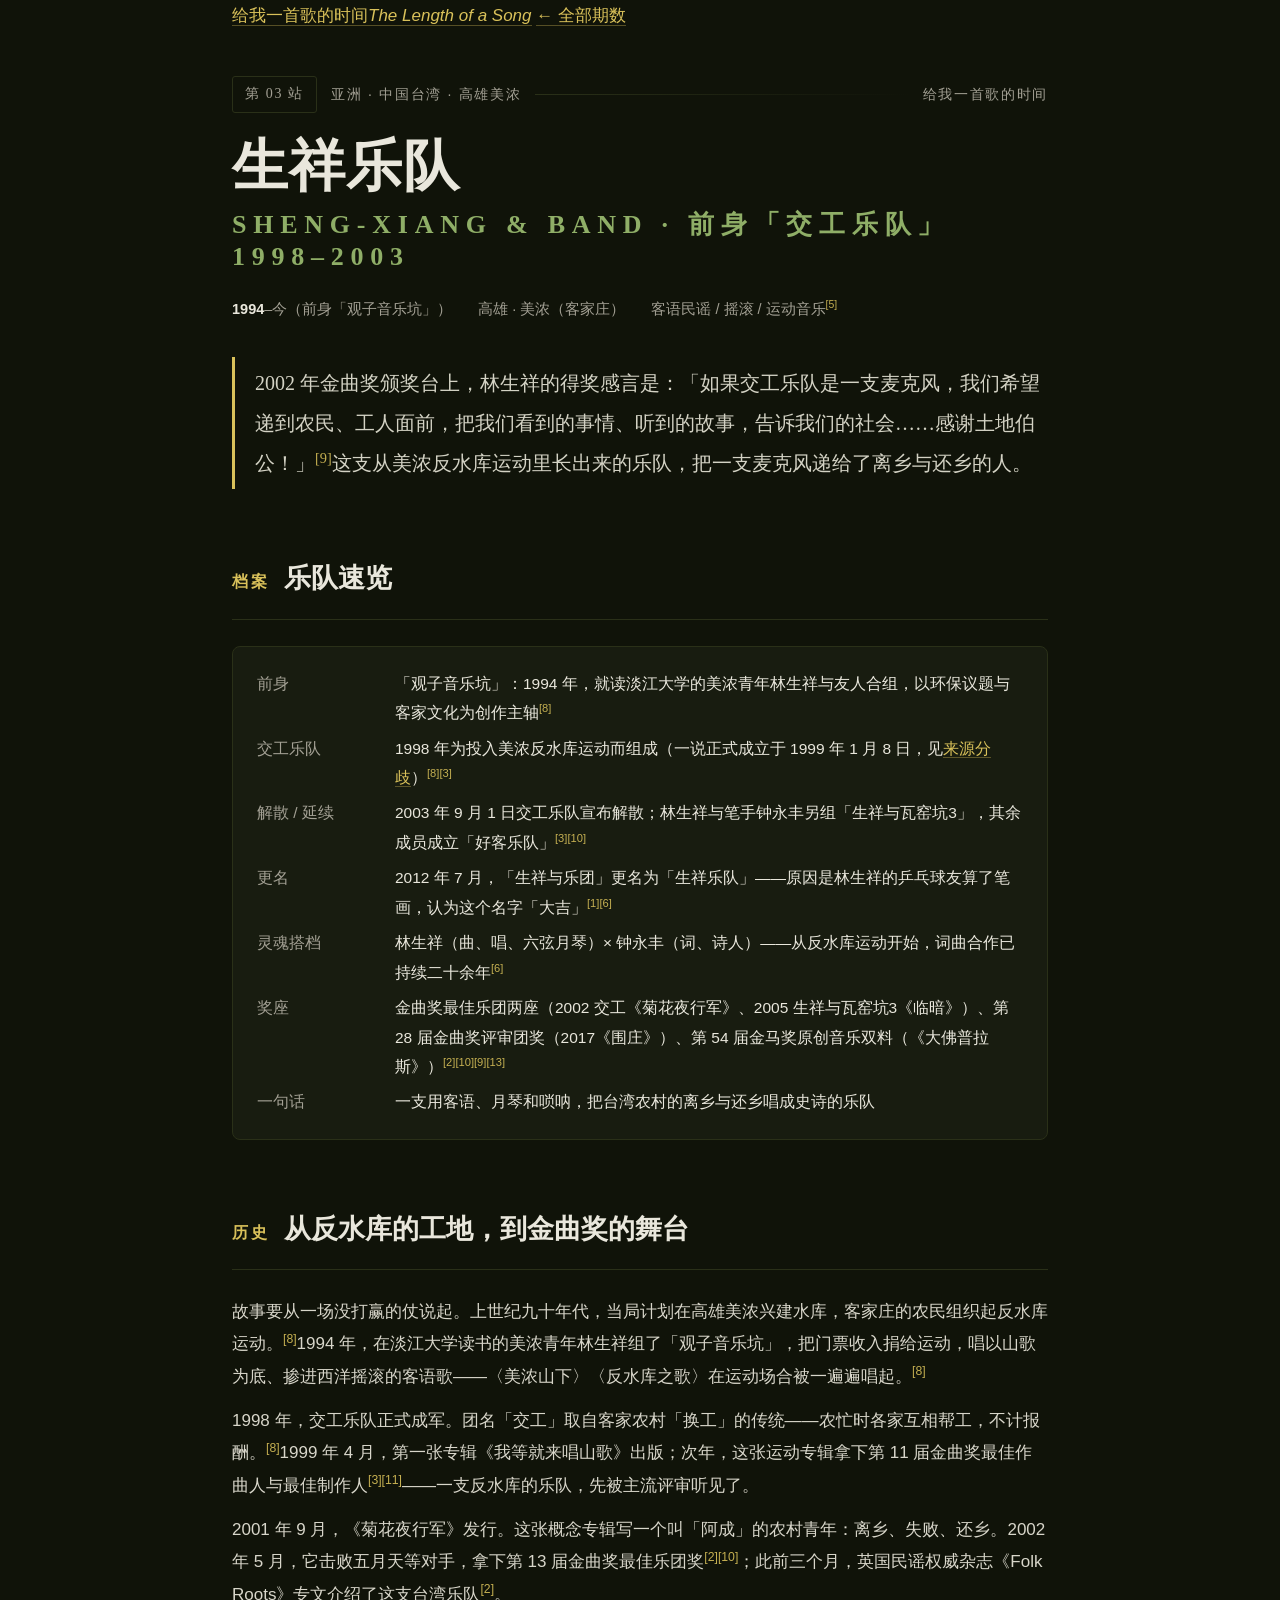
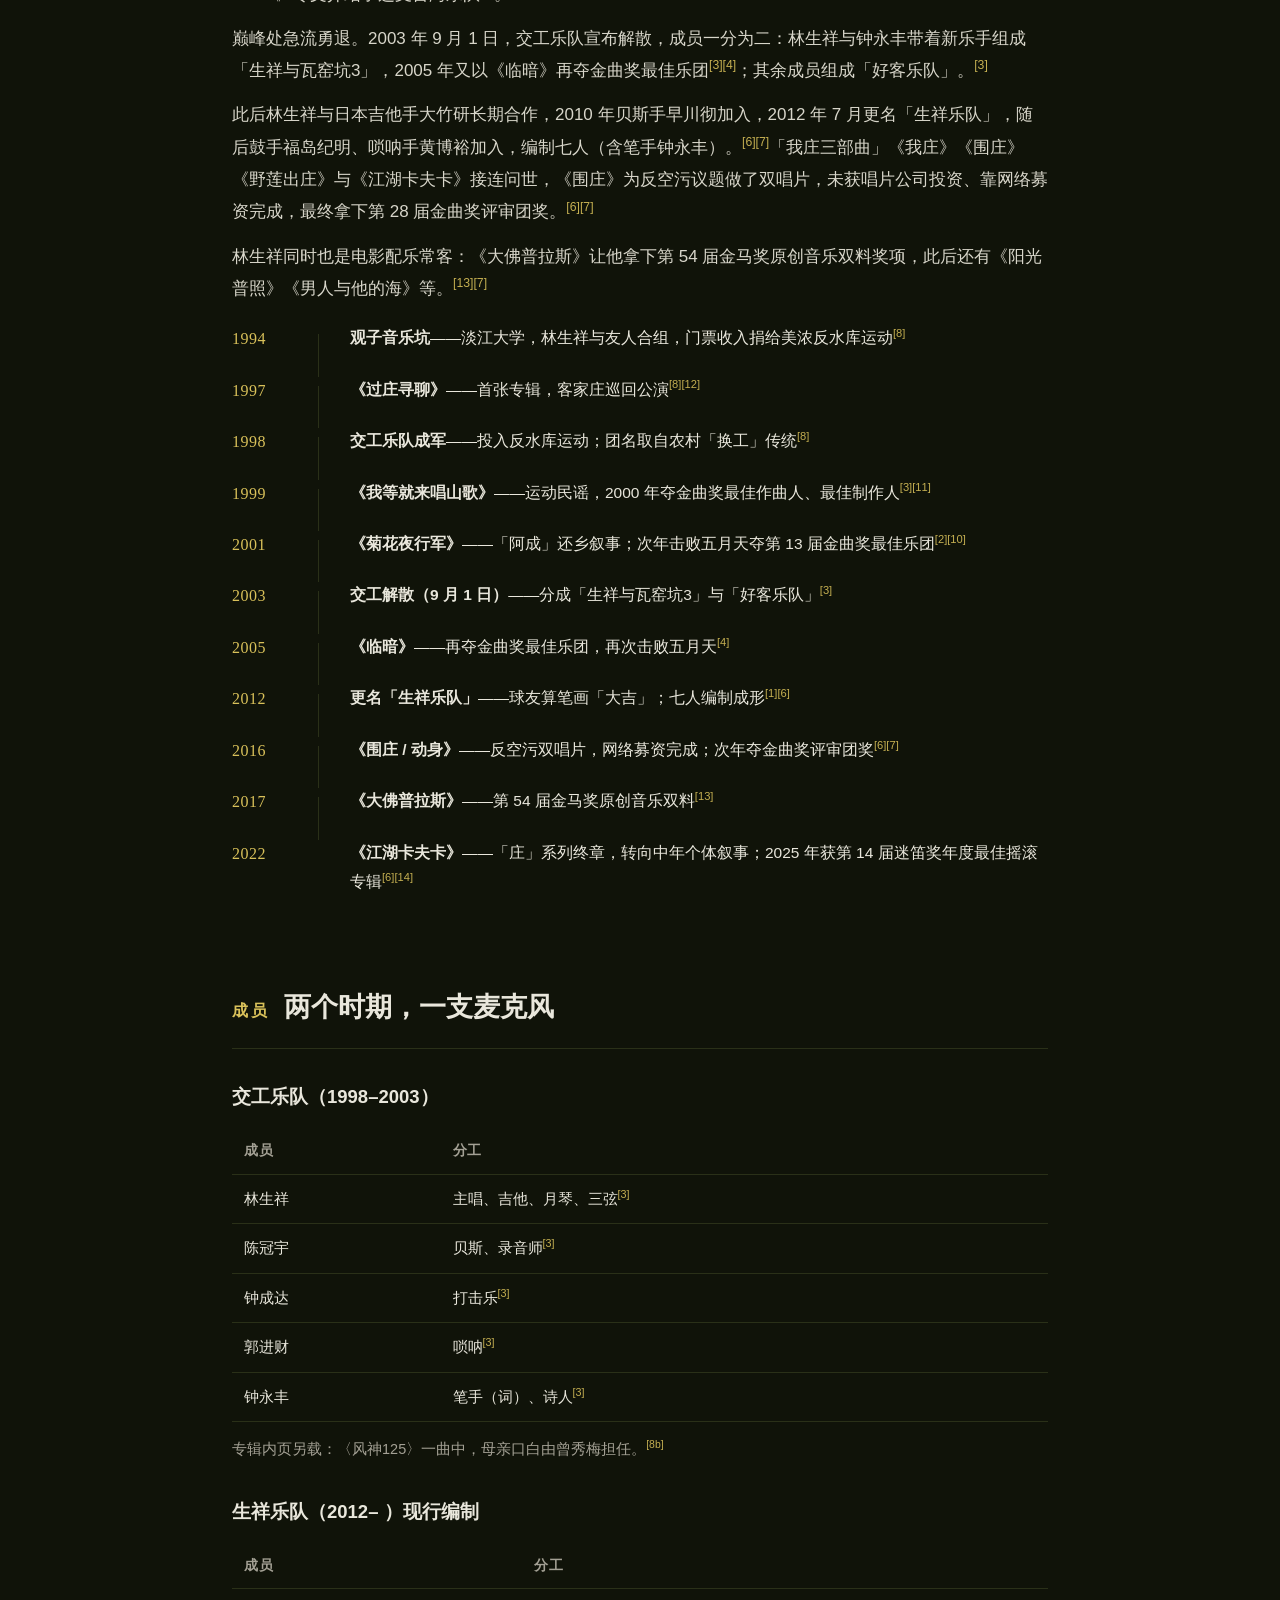
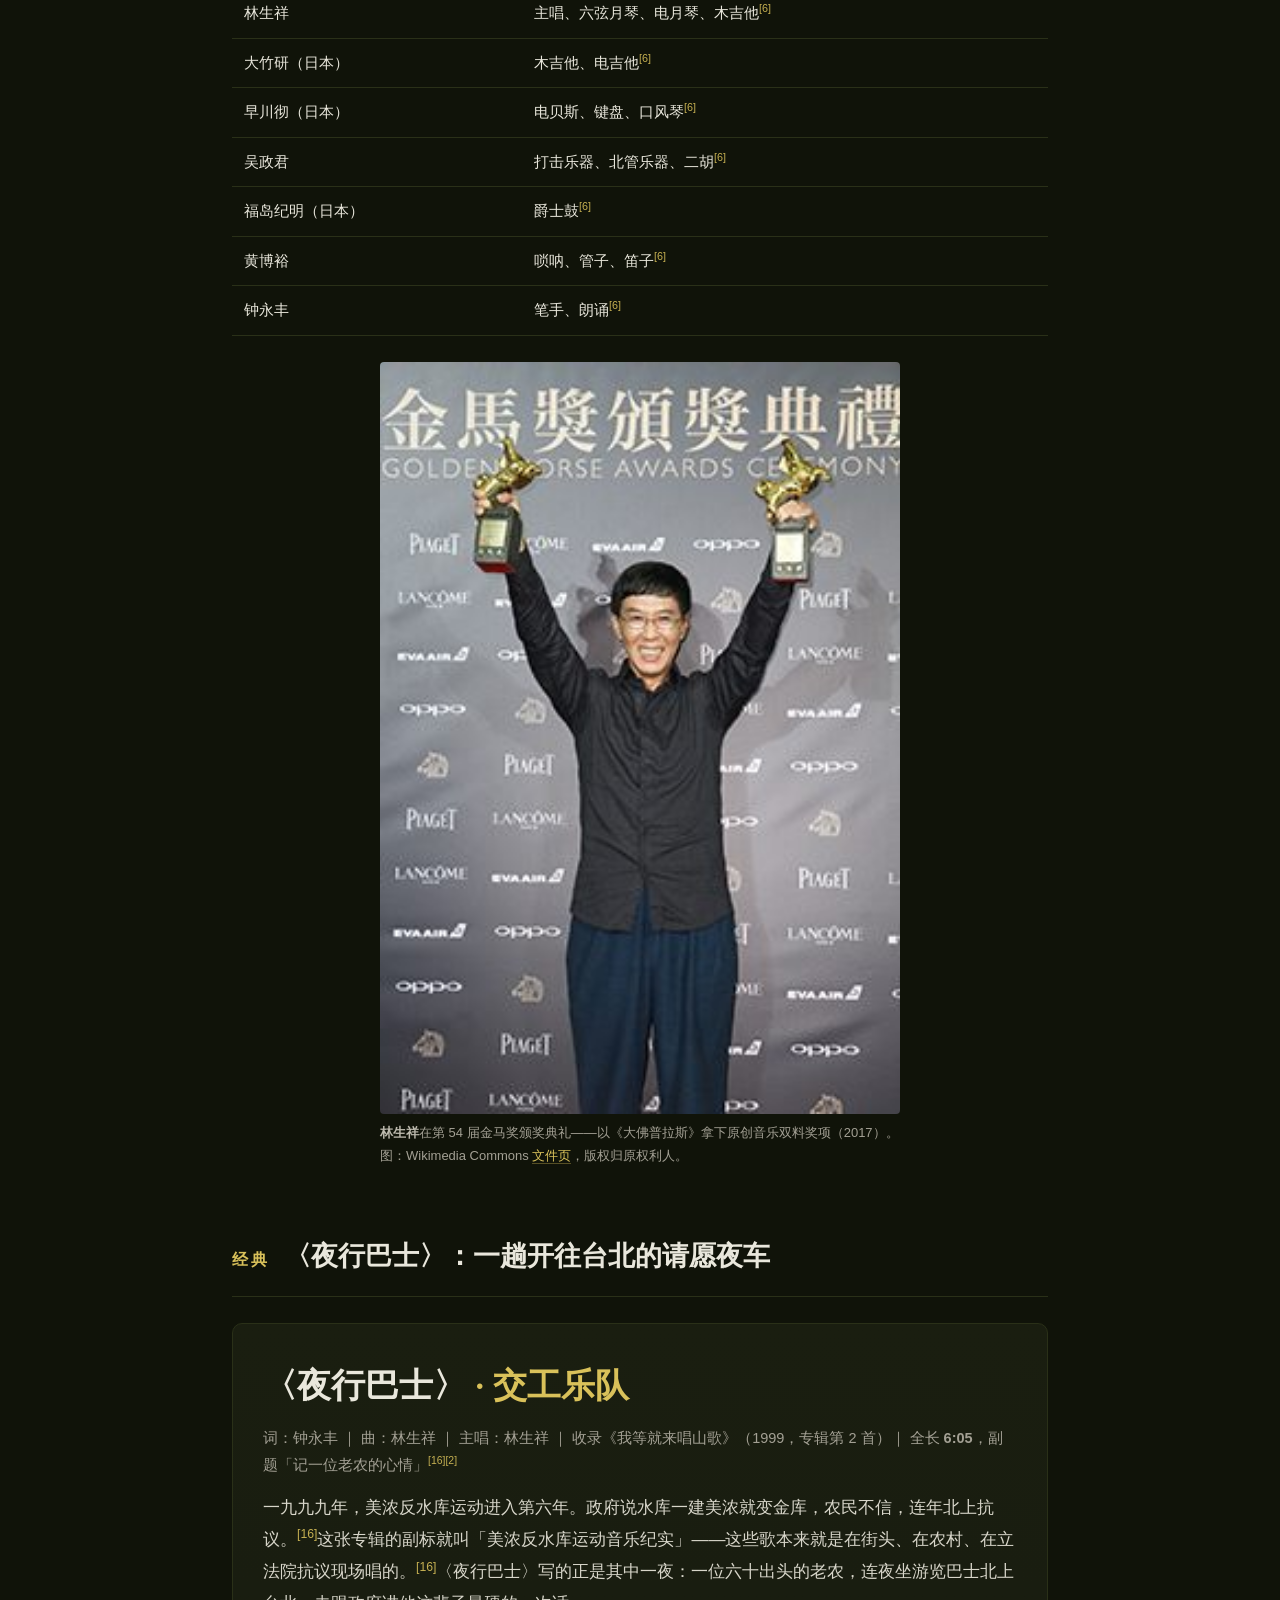
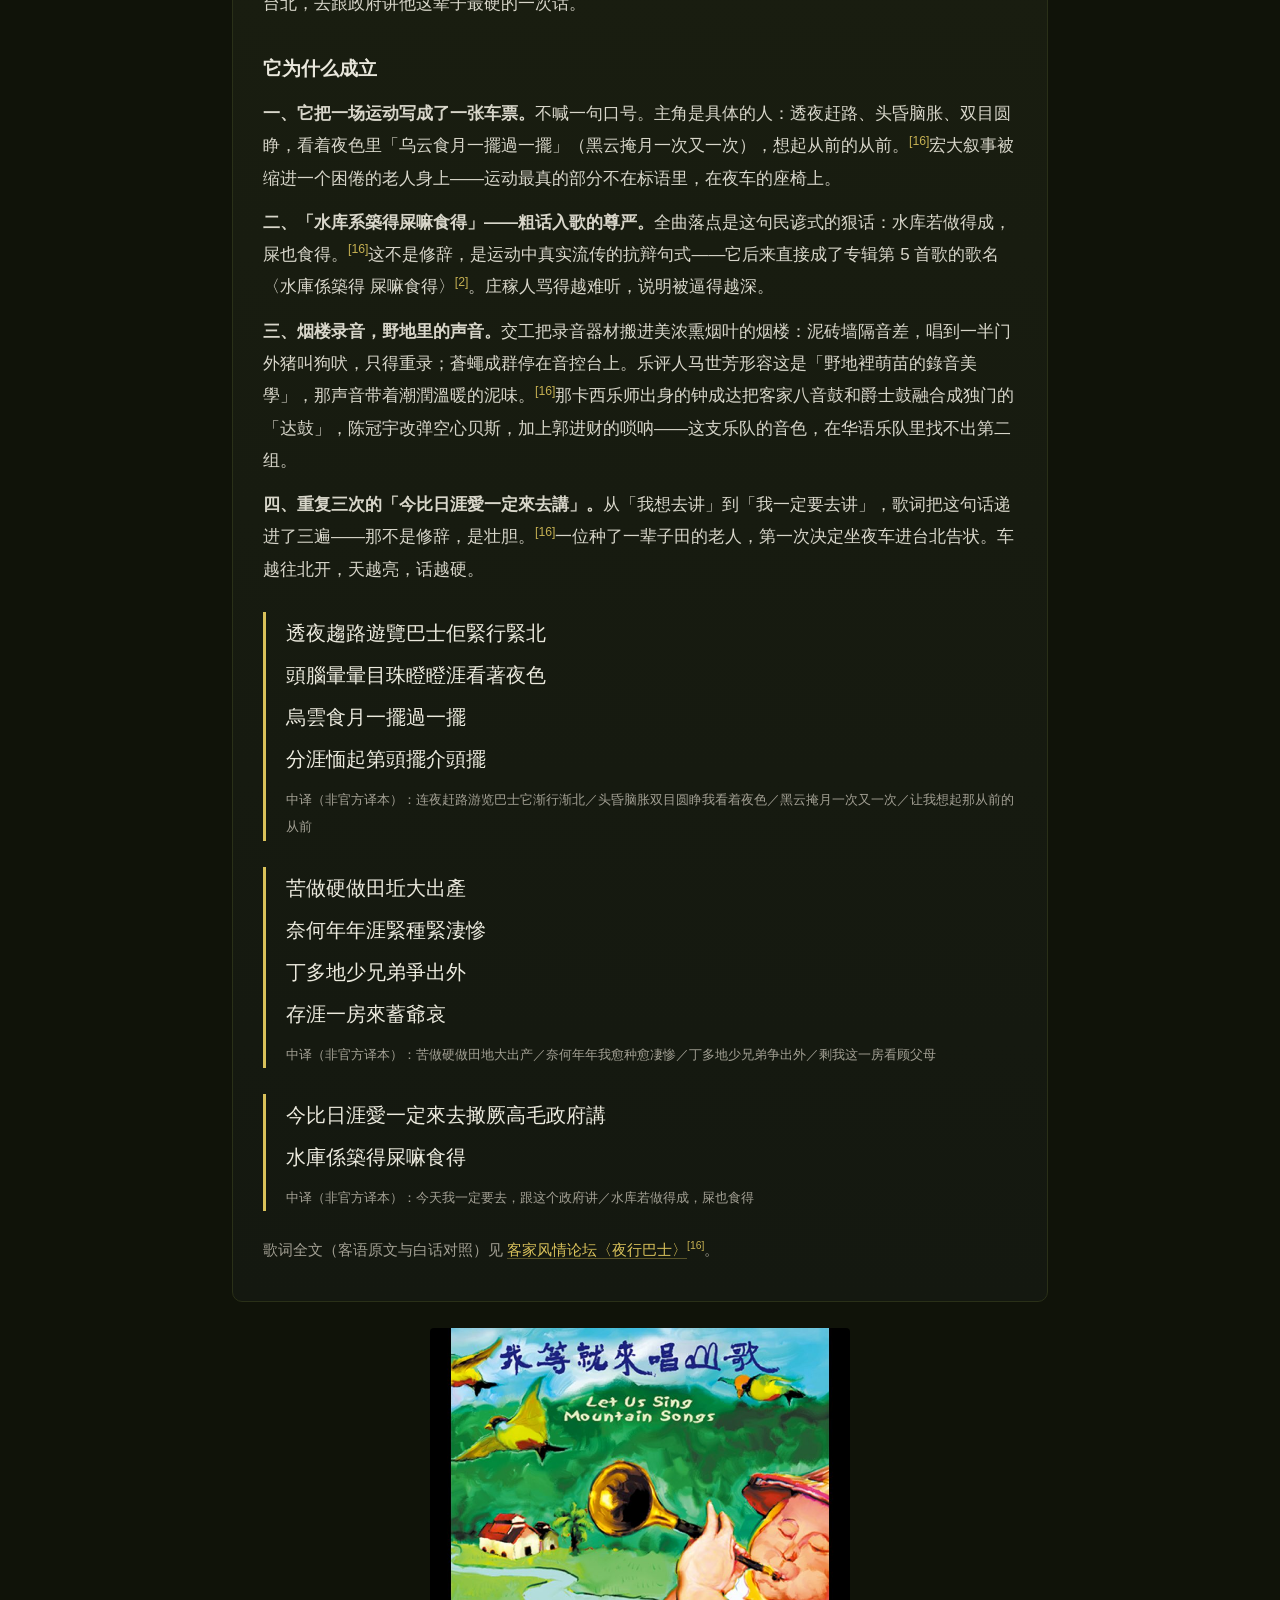
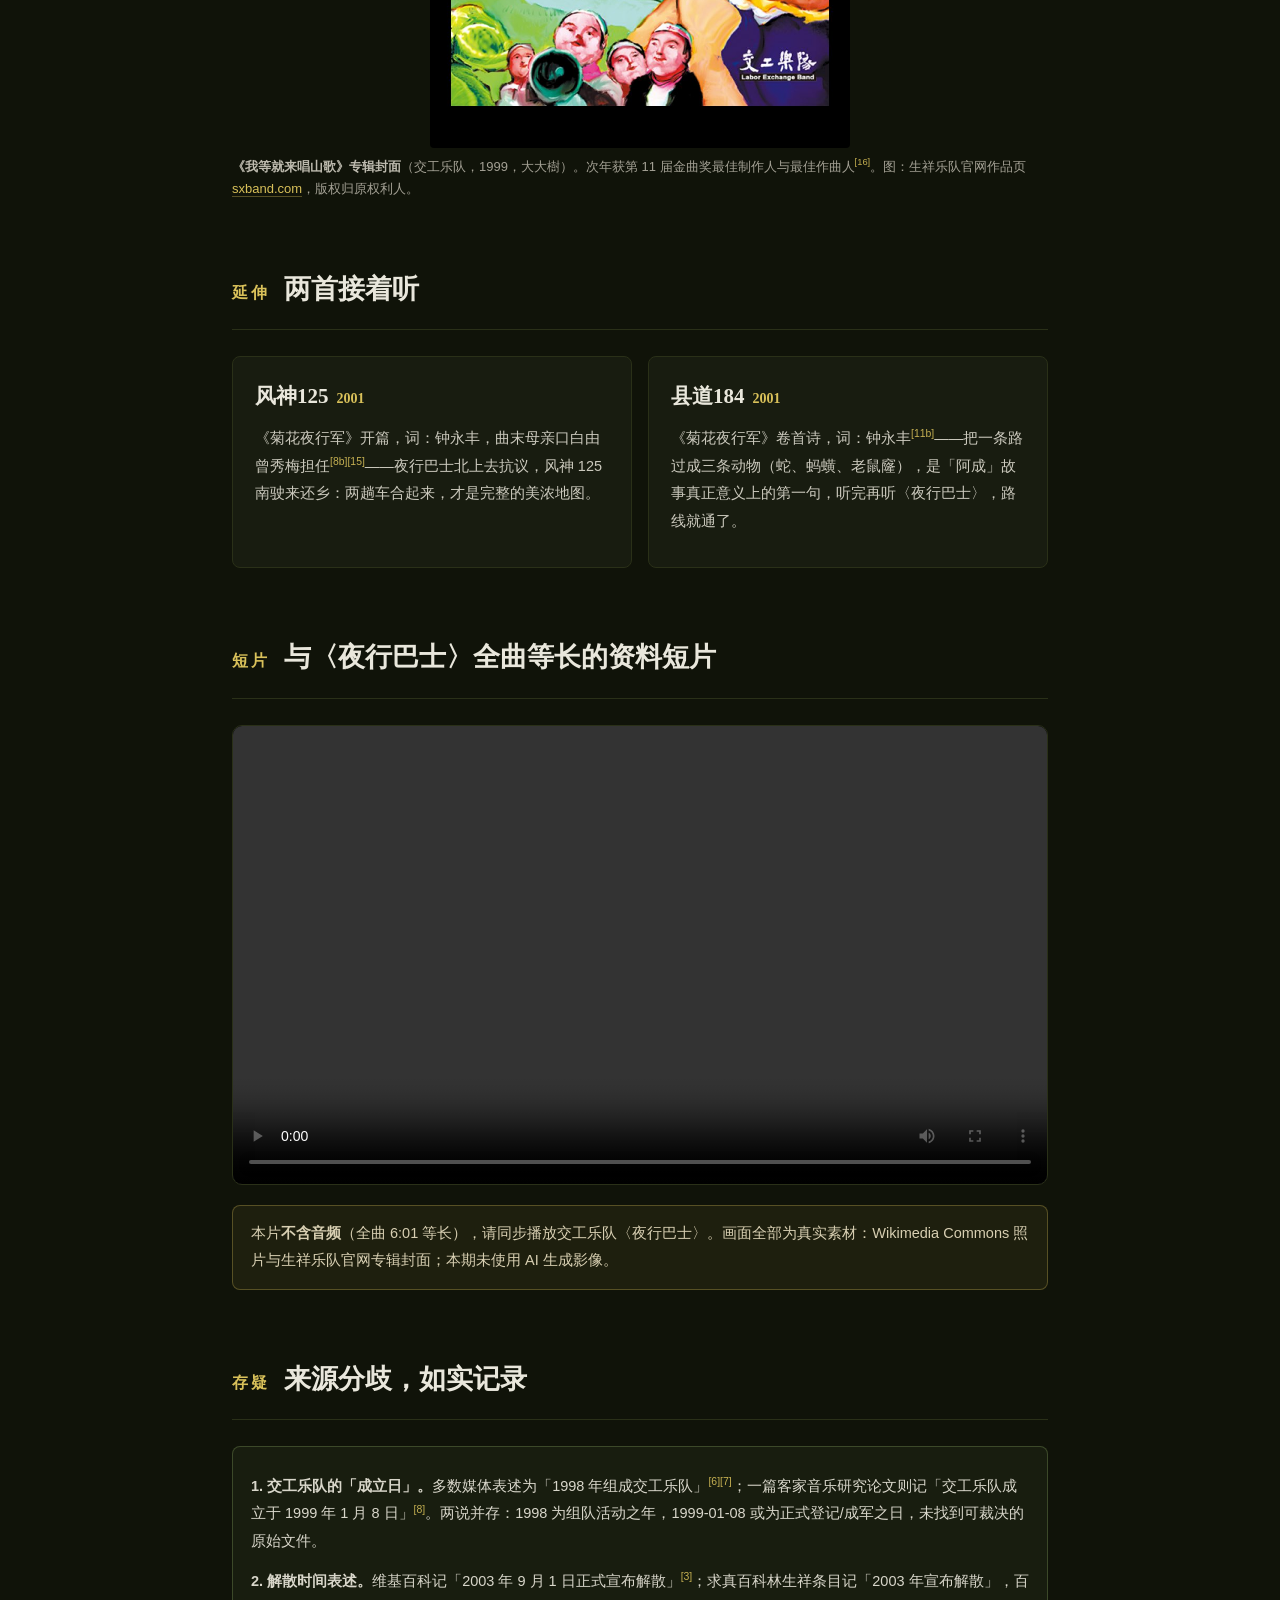
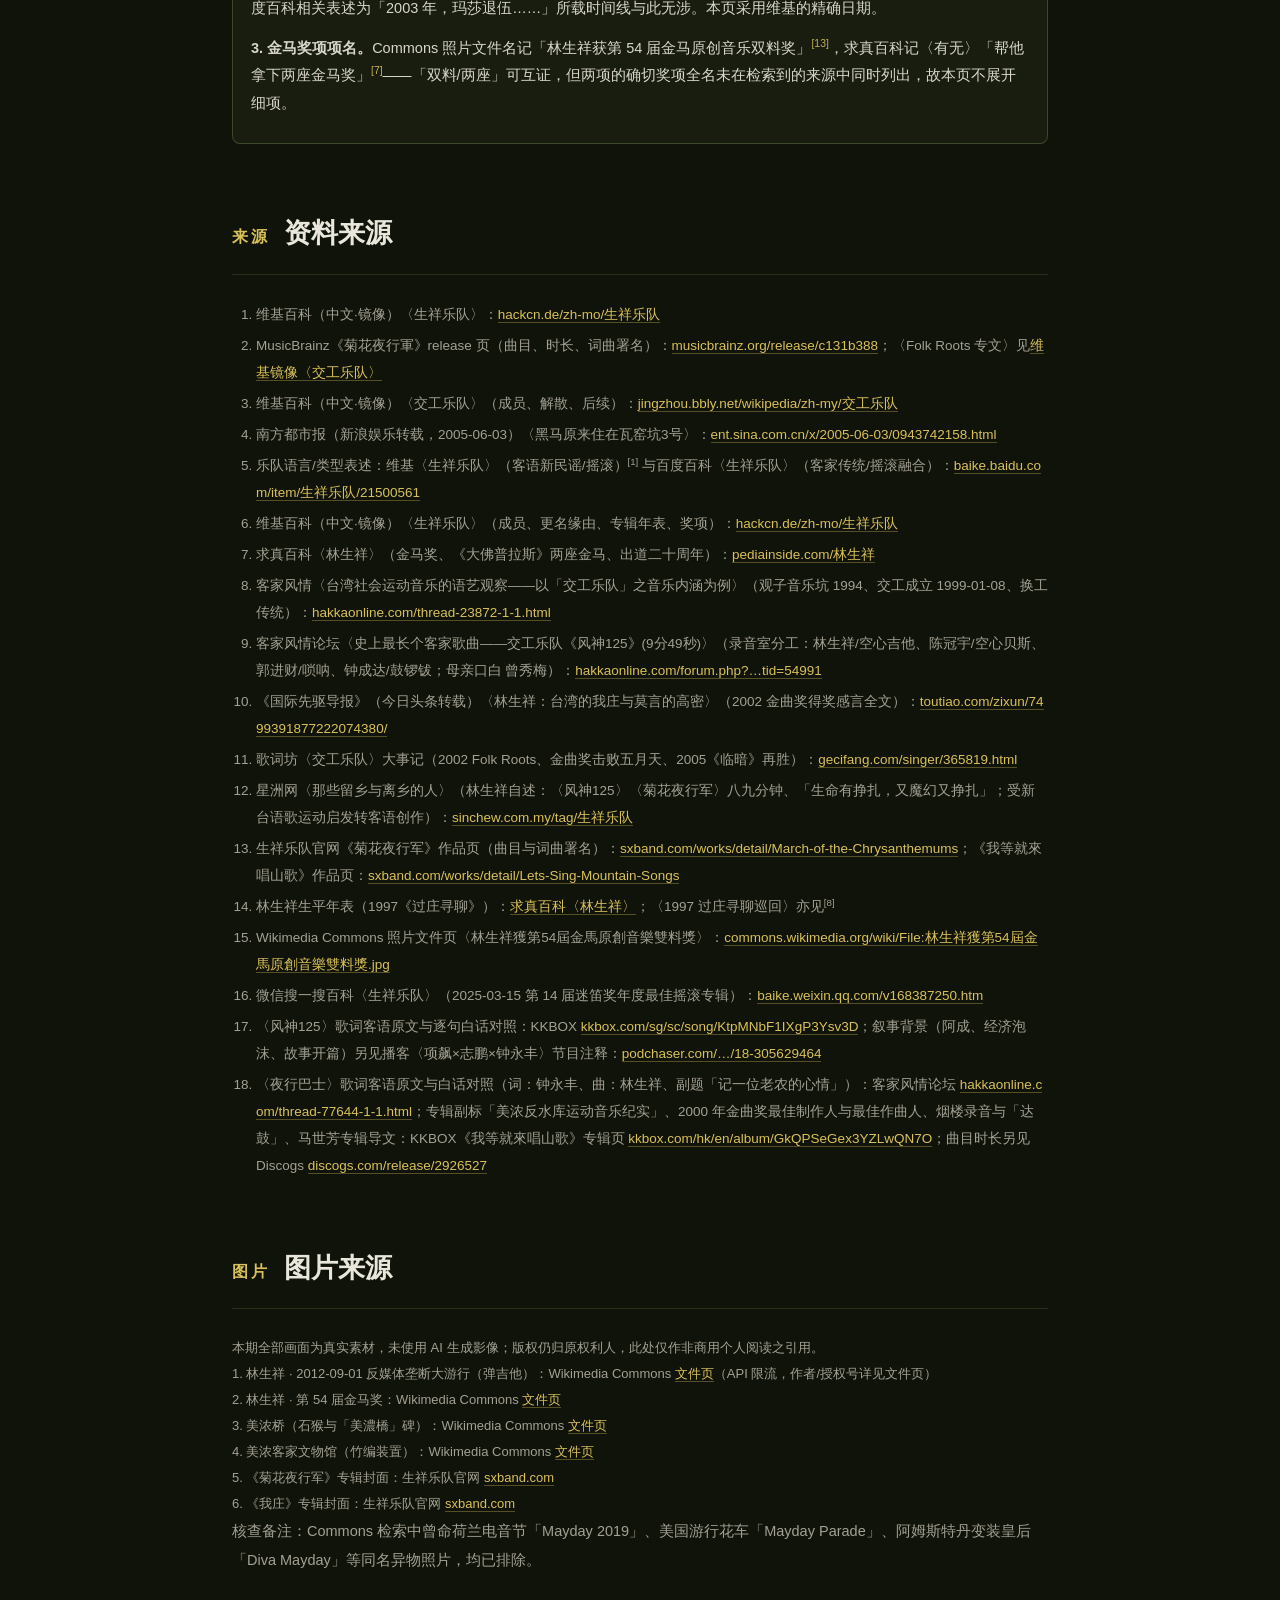
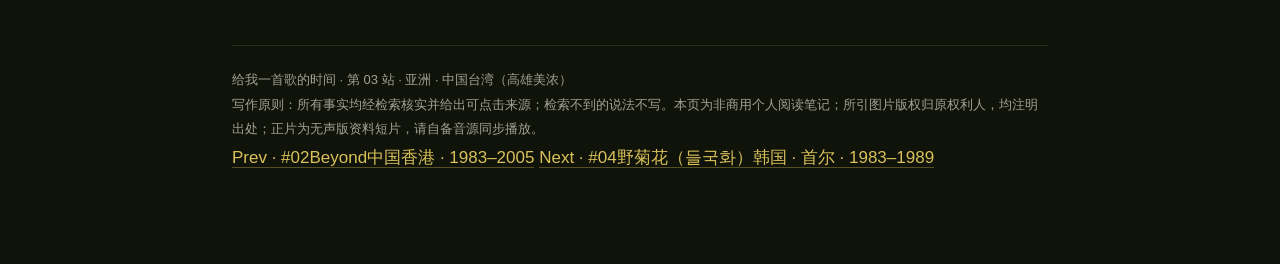
<file: 03-sheng-xiang.html>
<!DOCTYPE html>
<html lang="zh-CN">
<head>
<meta charset="UTF-8">
<meta name="viewport" content="width=device-width, initial-scale=1.0">
<title>给我一首歌的时间 03 · 中国台湾 — 生祥乐队</title>
<style>
  :root{
    --bg:#101309; --panel:#181c10; --line:#2a3018; --ink:#e9e7dc; --ink2:#a3a094;
    --gold:#d9c15a; --green:#8fae67; --serif:"Songti SC","Noto Serif CJK SC",serif;
    --sans:"Hiragino Sans GB","PingFang SC",sans-serif;
  }
  *{box-sizing:border-box;margin:0;padding:0}
  body{background:var(--bg);color:var(--ink);font-family:var(--sans);line-height:1.9;font-size:17px}
  .wrap{max-width:860px;margin:0 auto;padding:0 22px 90px}
  a{color:var(--gold);text-decoration:none;border-bottom:1px solid rgba(217,193,90,.35)}
  a:hover{border-bottom-color:var(--gold)}
  sup{font-size:.72em;line-height:0}
  sup a{border:none;color:var(--gold);opacity:.9}

  .stop{display:flex;align-items:center;gap:14px;margin:44px 0 18px;color:var(--ink2);font-size:14px;letter-spacing:.12em}
  .stop .no{font-family:var(--serif);border:1px solid var(--line);padding:4px 12px;border-radius:3px}
  .stop .route{flex:1;height:1px;background:linear-gradient(90deg,var(--line),transparent)}
  h1{font-family:var(--serif);font-size:56px;line-height:1.25;font-weight:700;letter-spacing:.02em}
  h1 .en{display:block;font-size:26px;color:var(--green);letter-spacing:.26em;margin-top:8px;font-weight:600}
  .meta{display:flex;flex-wrap:wrap;gap:10px 26px;margin:22px 0 0;color:var(--ink2);font-size:14.5px}
  .meta b{color:var(--ink);font-weight:600}
  .lede{font-family:var(--serif);font-size:20px;color:#d3d2c4;border-left:3px solid var(--gold);padding:6px 0 6px 20px;margin:34px 0 10px;line-height:2}

  section{margin-top:64px}
  h2{font-family:var(--serif);font-size:27px;font-weight:700;margin-bottom:6px;display:flex;align-items:baseline;gap:14px}
  h2 .k{color:var(--gold);font-size:16px;letter-spacing:.18em;font-family:var(--sans);font-weight:600}
  .rule{height:1px;background:var(--line);margin:14px 0 26px}
  h3{font-size:18.5px;margin:30px 0 8px;color:var(--ink)}
  p{margin:12px 0;color:#d8d6ca}
  .muted{color:var(--ink2);font-size:14.5px}

  figure{margin:26px 0}
  figure img{width:100%;display:block;border-radius:4px}
  figure.half{max-width:520px;margin-left:auto;margin-right:auto}
  figcaption{font-size:13px;color:var(--ink2);margin-top:8px;line-height:1.7}
  figcaption b{color:#bdbaae;font-weight:600}
  .row{display:flex;gap:16px;flex-wrap:wrap}
  .row figure{flex:1 1 260px;margin:20px 0 0}

  .panel{background:var(--panel);border:1px solid var(--line);border-radius:8px;padding:22px 24px;margin:22px 0}
  .fact{display:grid;grid-template-columns:120px 1fr;gap:6px 18px;font-size:15.5px}
  .fact dt{color:var(--ink2)}
  .fact dd{color:var(--ink)}

  table{width:100%;border-collapse:collapse;font-size:15px;margin:14px 0}
  th,td{text-align:left;padding:10px 12px;border-bottom:1px solid var(--line);vertical-align:top}
  th{color:var(--ink2);font-weight:600;font-size:13.5px;letter-spacing:.06em}
  td.yr{color:var(--gold);white-space:nowrap;font-variant-numeric:tabular-nums}

  .tl{list-style:none;margin:18px 0}
  .tl li{position:relative;padding:0 0 22px 118px;font-size:15.5px}
  .tl li::before{content:"";position:absolute;left:86px;top:11px;bottom:-2px;width:1px;background:var(--line)}
  .tl li:last-child::before{display:none}
  .tl .yr{position:absolute;left:0;top:1px;font-family:var(--serif);color:var(--gold);font-size:16px;letter-spacing:.03em}
  .tl b{color:var(--ink)}

  .song{background:linear-gradient(180deg,#1a1e10,#141810);border:1px solid var(--line);border-radius:10px;padding:30px 30px 24px;margin-top:22px}
  .song .t{font-family:var(--serif);font-size:34px;font-weight:700}
  .song .t span{color:var(--gold)}
  .lyric{font-family:var(--serif);color:#eceade;font-size:20px;line-height:2.1;border-left:3px solid var(--gold);padding-left:20px;margin:26px 0}
  .lyric small{display:block;font-family:var(--sans);font-size:13px;color:var(--ink2);margin-top:6px}
  .recs{display:flex;gap:16px;flex-wrap:wrap}
  .rec{flex:1 1 300px;background:var(--panel);border:1px solid var(--line);border-radius:8px;padding:20px 22px}
  .rec .n{font-family:var(--serif);font-size:21px;font-weight:700}
  .rec .y{color:var(--gold);font-size:14px;margin-left:8px}
  .rec p{font-size:14.5px;margin-top:8px;color:#cbc9bd}

  .video-box{background:#000;border:1px solid var(--line);border-radius:10px;overflow:hidden;margin:20px 0}
  video{width:100%;display:block;aspect-ratio:16/9;background:#000}
  .note{background:rgba(217,193,90,.07);border:1px solid rgba(217,193,90,.3);border-radius:8px;padding:14px 18px;font-size:14.5px;color:#d8cfb2;margin:16px 0}
  .warn{background:rgba(143,174,103,.07);border:1px solid rgba(143,174,103,.3);border-radius:8px;padding:14px 18px;font-size:14.5px;color:#c2d4ac;margin:16px 0}

  ol.src{font-size:13.5px;color:var(--ink2);line-height:2;padding-left:24px}
  ol.src li{margin:4px 0}
  ol.src a{word-break:break-all}
  .credits{font-size:13px;color:var(--ink2);line-height:2}
  footer{margin-top:70px;padding-top:22px;border-top:1px solid var(--line);color:var(--ink2);font-size:13px}
</style>
</head>
<body>
<div class="wrap">

  <div class="site-bar">
    <a class="brand" href="index.html">给我一首歌的时间<em>The Length of a Song</em></a>
    <a class="back" href="index.html">← 全部期数</a>
  </div>

  <div class="stop"><span class="no">第 03 站</span><span>亚洲 · 中国台湾 · 高雄美浓</span><span class="route"></span><span>给我一首歌的时间</span></div>

  <h1>生祥乐队<span class="en">SHENG-XIANG &amp; BAND · 前身「交工乐队」1998–2003</span></h1>
  <div class="meta">
    <span><b>1994</b>–今（前身「观子音乐坑」）</span>
    <span>高雄 · 美浓（客家庄）</span>
    <span>客语民谣 / 摇滚 / 运动音乐<sup><a href="#src5">[5]</a></sup></span>
  </div>

  <p class="lede">2002 年金曲奖颁奖台上，林生祥的得奖感言是：「如果交工乐队是一支麦克风，我们希望递到农民、工人面前，把我们看到的事情、听到的故事，告诉我们的社会……感谢土地伯公！」<sup><a href="#src9">[9]</a></sup>这支从美浓反水库运动里长出来的乐队，把一支麦克风递给了离乡与还乡的人。</p>

  <!-- ================= 档案 ================= -->
  <section id="profile">
    <h2><span class="k">档案</span>乐队速览</h2>
    <div class="rule"></div>
    <div class="panel">
      <dl class="fact">
        <dt>前身</dt><dd>「观子音乐坑」：1994 年，就读淡江大学的美浓青年林生祥与友人合组，以环保议题与客家文化为创作主轴<sup><a href="#src8">[8]</a></sup></dd>
        <dt>交工乐队</dt><dd>1998 年为投入美浓反水库运动而组成（一说正式成立于 1999 年 1 月 8 日，见<a href="#diverge">来源分歧</a>）<sup><a href="#src8">[8]</a><a href="#src3">[3]</a></sup></dd>
        <dt>解散 / 延续</dt><dd>2003 年 9 月 1 日交工乐队宣布解散；林生祥与笔手钟永丰另组「生祥与瓦窑坑3」，其余成员成立「好客乐队」<sup><a href="#src3">[3]</a><a href="#src10">[10]</a></sup></dd>
        <dt>更名</dt><dd>2012 年 7 月，「生祥与乐团」更名为「生祥乐队」——原因是林生祥的乒乓球友算了笔画，认为这个名字「大吉」<sup><a href="#src1">[1]</a><a href="#src6">[6]</a></sup></dd>
        <dt>灵魂搭档</dt><dd>林生祥（曲、唱、六弦月琴）× 钟永丰（词、诗人）——从反水库运动开始，词曲合作已持续二十余年<sup><a href="#src6">[6]</a></sup></dd>
        <dt>奖座</dt><dd>金曲奖最佳乐团两座（2002 交工《菊花夜行军》、2005 生祥与瓦窑坑3《临暗》）、第 28 届金曲奖评审团奖（2017《围庄》）、第 54 届金马奖原创音乐双料（《大佛普拉斯》）<sup><a href="#src2">[2]</a><a href="#src10">[10]</a><a href="#src9">[9]</a><a href="#src13">[13]</a></sup></dd>
        <dt>一句话</dt><dd>一支用客语、月琴和唢呐，把台湾农村的离乡与还乡唱成史诗的乐队</dd>
      </dl>
    </div>
  </section>

  <!-- ================= 历史 ================= -->
  <section id="history">
    <h2><span class="k">历史</span>从反水库的工地，到金曲奖的舞台</h2>
    <div class="rule"></div>
    <p>故事要从一场没打赢的仗说起。上世纪九十年代，当局计划在高雄美浓兴建水库，客家庄的农民组织起反水库运动。<sup><a href="#src8">[8]</a></sup>1994 年，在淡江大学读书的美浓青年林生祥组了「观子音乐坑」，把门票收入捐给运动，唱以山歌为底、掺进西洋摇滚的客语歌——〈美浓山下〉〈反水库之歌〉在运动场合被一遍遍唱起。<sup><a href="#src8">[8]</a></sup></p>
    <p>1998 年，交工乐队正式成军。团名「交工」取自客家农村「换工」的传统——农忙时各家互相帮工，不计报酬。<sup><a href="#src8">[8]</a></sup>1999 年 4 月，第一张专辑《我等就来唱山歌》出版；次年，这张运动专辑拿下第 11 届金曲奖最佳作曲人与最佳制作人<sup><a href="#src3">[3]</a><a href="#src11">[11]</a></sup>——一支反水库的乐队，先被主流评审听见了。</p>
    <p>2001 年 9 月，《菊花夜行军》发行。这张概念专辑写一个叫「阿成」的农村青年：离乡、失败、还乡。2002 年 5 月，它击败五月天等对手，拿下第 13 届金曲奖最佳乐团奖<sup><a href="#src2">[2]</a><a href="#src10">[10]</a></sup>；此前三个月，英国民谣权威杂志《Folk Roots》专文介绍了这支台湾乐队<sup><a href="#src2">[2]</a></sup>。</p>
    <p>巅峰处急流勇退。2003 年 9 月 1 日，交工乐队宣布解散，成员一分为二：林生祥与钟永丰带着新乐手组成「生祥与瓦窑坑3」，2005 年又以《临暗》再夺金曲奖最佳乐团<sup><a href="#src3">[3]</a><a href="#src4">[4]</a></sup>；其余成员组成「好客乐队」。<sup><a href="#src3">[3]</a></sup></p>
    <p>此后林生祥与日本吉他手大竹研长期合作，2010 年贝斯手早川彻加入，2012 年 7 月更名「生祥乐队」，随后鼓手福岛纪明、唢呐手黄博裕加入，编制七人（含笔手钟永丰）。<sup><a href="#src6">[6]</a><a href="#src7">[7]</a></sup>「我庄三部曲」《我庄》《围庄》《野莲出庄》与《江湖卡夫卡》接连问世，《围庄》为反空污议题做了双唱片，未获唱片公司投资、靠网络募资完成，最终拿下第 28 届金曲奖评审团奖。<sup><a href="#src6">[6]</a><a href="#src7">[7]</a></sup></p>
    <p>林生祥同时也是电影配乐常客：《大佛普拉斯》让他拿下第 54 届金马奖原创音乐双料奖项，此后还有《阳光普照》《男人与他的海》等。<sup><a href="#src13">[13]</a><a href="#src7">[7]</a></sup></p>

    <ul class="tl">
      <li><span class="yr">1994</span><b>观子音乐坑</b>——淡江大学，林生祥与友人合组，门票收入捐给美浓反水库运动<sup><a href="#src8">[8]</a></sup></li>
      <li><span class="yr">1997</span><b>《过庄寻聊》</b>——首张专辑，客家庄巡回公演<sup><a href="#src8">[8]</a><a href="#src12">[12]</a></sup></li>
      <li><span class="yr">1998</span><b>交工乐队成军</b>——投入反水库运动；团名取自农村「换工」传统<sup><a href="#src8">[8]</a></sup></li>
      <li><span class="yr">1999</span><b>《我等就来唱山歌》</b>——运动民谣，2000 年夺金曲奖最佳作曲人、最佳制作人<sup><a href="#src3">[3]</a><a href="#src11">[11]</a></sup></li>
      <li><span class="yr">2001</span><b>《菊花夜行军》</b>——「阿成」还乡叙事；次年击败五月天夺第 13 届金曲奖最佳乐团<sup><a href="#src2">[2]</a><a href="#src10">[10]</a></sup></li>
      <li><span class="yr">2003</span><b>交工解散（9 月 1 日）</b>——分成「生祥与瓦窑坑3」与「好客乐队」<sup><a href="#src3">[3]</a></sup></li>
      <li><span class="yr">2005</span><b>《临暗》</b>——再夺金曲奖最佳乐团，再次击败五月天<sup><a href="#src4">[4]</a></sup></li>
      <li><span class="yr">2012</span><b>更名「生祥乐队」</b>——球友算笔画「大吉」；七人编制成形<sup><a href="#src1">[1]</a><a href="#src6">[6]</a></sup></li>
      <li><span class="yr">2016</span><b>《围庄 / 动身》</b>——反空污双唱片，网络募资完成；次年夺金曲奖评审团奖<sup><a href="#src6">[6]</a><a href="#src7">[7]</a></sup></li>
      <li><span class="yr">2017</span><b>《大佛普拉斯》</b>——第 54 届金马奖原创音乐双料<sup><a href="#src13">[13]</a></sup></li>
      <li><span class="yr">2022</span><b>《江湖卡夫卡》</b>——「庄」系列终章，转向中年个体叙事；2025 年获第 14 届迷笛奖年度最佳摇滚专辑<sup><a href="#src6">[6]</a><a href="#src14">[14]</a></sup></li>
    </ul>
  </section>

  <!-- ================= 成员 ================= -->
  <section id="members">
    <h2><span class="k">成员</span>两个时期，一支麦克风</h2>
    <div class="rule"></div>
    <h3>交工乐队（1998–2003）</h3>
    <table>
      <tr><th>成员</th><th>分工</th></tr>
      <tr><td>林生祥</td><td>主唱、吉他、月琴、三弦<sup><a href="#src3">[3]</a></sup></td></tr>
      <tr><td>陈冠宇</td><td>贝斯、录音师<sup><a href="#src3">[3]</a></sup></td></tr>
      <tr><td>钟成达</td><td>打击乐<sup><a href="#src3">[3]</a></sup></td></tr>
      <tr><td>郭进财</td><td>唢呐<sup><a href="#src3">[3]</a></sup></td></tr>
      <tr><td>钟永丰</td><td>笔手（词）、诗人<sup><a href="#src3">[3]</a></sup></td></tr>
    </table>
    <p class="muted">专辑内页另载：〈风神125〉一曲中，母亲口白由曾秀梅担任。<sup><a href="#src8b">[8b]</a></sup></p>
    <h3>生祥乐队（2012– ）现行编制</h3>
    <table>
      <tr><th>成员</th><th>分工</th></tr>
      <tr><td>林生祥</td><td>主唱、六弦月琴、电月琴、木吉他<sup><a href="#src6">[6]</a></sup></td></tr>
      <tr><td>大竹研（日本）</td><td>木吉他、电吉他<sup><a href="#src6">[6]</a></sup></td></tr>
      <tr><td>早川彻（日本）</td><td>电贝斯、键盘、口风琴<sup><a href="#src6">[6]</a></sup></td></tr>
      <tr><td>吴政君</td><td>打击乐器、北管乐器、二胡<sup><a href="#src6">[6]</a></sup></td></tr>
      <tr><td>福岛纪明（日本）</td><td>爵士鼓<sup><a href="#src6">[6]</a></sup></td></tr>
      <tr><td>黄博裕</td><td>唢呐、管子、笛子<sup><a href="#src6">[6]</a></sup></td></tr>
      <tr><td>钟永丰</td><td>笔手、朗诵<sup><a href="#src6">[6]</a></sup></td></tr>
    </table>

    <figure class="half">
      <img src="assets/sx_lin_goldenhorse.jpg" alt="林生祥在第54届金马奖颁奖典礼">
      <figcaption><b>林生祥</b>在第 54 届金马奖颁奖典礼——以《大佛普拉斯》拿下原创音乐双料奖项（2017）。图：Wikimedia Commons <a href="https://commons.wikimedia.org/wiki/File:%E6%9E%97%E7%94%9F%E7%A5%A5%E7%8D%B2%E7%AC%AC54%E5%B1%86%E9%87%91%E9%A6%AC%E5%8E%9F%E5%89%B5%E9%9F%B3%E6%A8%82%E9%9B%99%E6%96%99%E7%8D%8E.jpg">文件页</a>，版权归原权利人。</figcaption>
    </figure>
  </section>

  <!-- ================= 经典歌曲 ================= -->
  <section id="classic">
    <h2><span class="k">经典</span>〈夜行巴士〉：一趟开往台北的请愿夜车</h2>
    <div class="rule"></div>
    <div class="song">
      <div class="t">〈夜行巴士〉<span> · 交工乐队</span></div>
      <p class="muted" style="margin-top:6px">词：钟永丰 ｜ 曲：林生祥 ｜ 主唱：林生祥 ｜ 收录《我等就来唱山歌》（1999，专辑第 2 首）｜ 全长 <b>6:05</b>，副题「记一位老农的心情」<sup><a href="#src16">[16]</a></sup><sup><a href="#src2">[2]</a></sup></p>

      <p>一九九九年，美浓反水库运动进入第六年。政府说水库一建美浓就变金库，农民不信，连年北上抗议。<sup><a href="#src16">[16]</a></sup>这张专辑的副标就叫「美浓反水库运动音乐纪实」——这些歌本来就是在街头、在农村、在立法院抗议现场唱的。<sup><a href="#src16">[16]</a></sup>〈夜行巴士〉写的正是其中一夜：一位六十出头的老农，连夜坐游览巴士北上台北，去跟政府讲他这辈子最硬的一次话。</p>

      <h3>它为什么成立</h3>
      <p><b>一、它把一场运动写成了一张车票。</b>不喊一句口号。主角是具体的人：透夜赶路、头昏脑胀、双目圆睁，看着夜色里「乌云食月一擺過一擺」（黑云掩月一次又一次），想起从前的从前。<sup><a href="#src16">[16]</a></sup>宏大叙事被缩进一个困倦的老人身上——运动最真的部分不在标语里，在夜车的座椅上。</p>
      <p><b>二、「水库系築得屎嘛食得」——粗话入歌的尊严。</b>全曲落点是这句民谚式的狠话：水库若做得成，屎也食得。<sup><a href="#src16">[16]</a></sup>这不是修辞，是运动中真实流传的抗辩句式——它后来直接成了专辑第 5 首歌的歌名〈水庫係築得 屎嘛食得〉<sup><a href="#src2">[2]</a></sup>。庄稼人骂得越难听，说明被逼得越深。</p>
      <p><b>三、烟楼录音，野地里的声音。</b>交工把录音器材搬进美浓熏烟叶的烟楼：泥砖墙隔音差，唱到一半门外猪叫狗吠，只得重录；蒼蠅成群停在音控台上。乐评人马世芳形容这是「野地裡萌苗的錄音美學」，那声音带着潮潤溫暖的泥味。<sup><a href="#src16">[16]</a></sup>那卡西乐师出身的钟成达把客家八音鼓和爵士鼓融合成独门的「达鼓」，陈冠宇改弹空心贝斯，加上郭进财的唢呐——这支乐队的音色，在华语乐队里找不出第二组。</p>
      <p><b>四、重复三次的「今比日涯愛一定來去講」。</b>从「我想去讲」到「我一定要去讲」，歌词把这句话递进了三遍——那不是修辞，是壮胆。<sup><a href="#src16">[16]</a></sup>一位种了一辈子田的老人，第一次决定坐夜车进台北告状。车越往北开，天越亮，话越硬。</p>

      <div class="lyric">
        透夜趨路遊覽巴士佢緊行緊北<br>
        頭腦暈暈目珠瞪瞪涯看著夜色<br>
        烏雲食月一擺過一擺<br>
        分涯愐起第頭擺介頭擺
        <small>中译（非官方译本）：连夜赶路游览巴士它渐行渐北／头昏脑胀双目圆睁我看着夜色／黑云掩月一次又一次／让我想起那从前的从前</small>
      </div>

      <div class="lyric">
        苦做硬做田坵大出產<br>
        奈何年年涯緊種緊淒慘<br>
        丁多地少兄弟爭出外<br>
        存涯一房來蓄爺哀
        <small>中译（非官方译本）：苦做硬做田地大出产／奈何年年我愈种愈凄惨／丁多地少兄弟争出外／剩我这一房看顾父母</small>
      </div>

      <div class="lyric">
        今比日涯愛一定來去撖厥高毛政府講<br>
        水庫係築得屎嘛食得
        <small>中译（非官方译本）：今天我一定要去，跟这个政府讲／水库若做得成，屎也食得</small>
      </div>
      <p class="muted">歌词全文（客语原文与白话对照）见 <a href="https://www.hakkaonline.com/thread-77644-1-1.html">客家风情论坛〈夜行巴士〉</a><sup><a href="#src16">[16]</a></sup>。</p>
    </div>

    <figure>
      <img src="assets/sx_cover_shange.jpg" alt="我等就来唱山歌专辑封面" style="max-width:420px;display:block;margin:0 auto">
      <figcaption><b>《我等就来唱山歌》专辑封面</b>（交工乐队，1999，大大樹）。次年获第 11 届金曲奖最佳制作人与最佳作曲人<sup><a href="#src16">[16]</a></sup>。图：生祥乐队官网作品页 <a href="https://www.sxband.com/works/detail/Lets-Sing-Mountain-Songs">sxband.com</a>，版权归原权利人。</figcaption>
    </figure>
  </section>

  <!-- ================= 延伸推荐 ================= -->
  <section id="more">
    <h2><span class="k">延伸</span>两首接着听</h2>
    <div class="rule"></div>
    <div class="recs">
      <div class="rec">
        <div class="n">风神125<span class="y">2001</span></div>
        <p>《菊花夜行军》开篇，词：钟永丰，曲末母亲口白由曾秀梅担任<sup><a href="#src8b">[8b]</a></sup><sup><a href="#src15">[15]</a></sup>——夜行巴士北上去抗议，风神 125 南驶来还乡：两趟车合起来，才是完整的美浓地图。</p>
      </div>
      <div class="rec">
        <div class="n">县道184<span class="y">2001</span></div>
        <p>《菊花夜行军》卷首诗，词：钟永丰<sup><a href="#src11b">[11b]</a></sup>——把一条路过成三条动物（蛇、蚂蟥、老鼠窿），是「阿成」故事真正意义上的第一句，听完再听〈夜行巴士〉，路线就通了。</p>
      </div>
    </div>
  </section>

  <!-- ================= 视频与氛围 ================= -->
  <section id="video">
    <h2><span class="k">短片</span>与〈夜行巴士〉全曲等长的资料短片</h2>
    <div class="rule"></div>
    <div class="video-box">
      <video controls preload="metadata" src="03-sheng-xiang-film.mp4"></video>
    </div>
    <div class="note">本片<b>不含音频</b>（全曲 6:01 等长），请同步播放交工乐队〈夜行巴士〉。画面全部为真实素材：Wikimedia Commons 照片与生祥乐队官网专辑封面；本期未使用 AI 生成影像。</div>
  </section>

  <!-- ================= 来源分歧 ================= -->
  <section id="diverge">
    <h2><span class="k">存疑</span>来源分歧，如实记录</h2>
    <div class="rule"></div>
    <div class="warn">
      <p><b>1. 交工乐队的「成立日」。</b>多数媒体表述为「1998 年组成交工乐队」<sup><a href="#src6">[6]</a><a href="#src7">[7]</a></sup>；一篇客家音乐研究论文则记「交工乐队成立于 1999 年 1 月 8 日」<sup><a href="#src8">[8]</a></sup>。两说并存：1998 为组队活动之年，1999-01-08 或为正式登记/成军之日，未找到可裁决的原始文件。</p>
      <p><b>2. 解散时间表述。</b>维基百科记「2003 年 9 月 1 日正式宣布解散」<sup><a href="#src3">[3]</a></sup>；求真百科林生祥条目记「2003 年宣布解散」，百度百科相关表述为「2003 年，玛莎退伍……」所载时间线与此无涉。本页采用维基的精确日期。</p>
      <p><b>3. 金马奖项项名。</b>Commons 照片文件名记「林生祥获第 54 届金马原创音乐双料奖」<sup><a href="#src13">[13]</a></sup>，求真百科记〈有无〉「帮他拿下两座金马奖」<sup><a href="#src7">[7]</a></sup>——「双料/两座」可互证，但两项的确切奖项全名未在检索到的来源中同时列出，故本页不展开细项。</p>
    </div>
  </section>

  <!-- ================= 资料来源 ================= -->
  <section id="sources">
    <h2><span class="k">来源</span>资料来源</h2>
    <div class="rule"></div>
    <ol class="src">
      <li id="src1">维基百科（中文·镜像）〈生祥乐队〉：<a href="https://hackcn.de/zh-mo/%E7%94%9F%E7%A5%A5%E6%A8%82%E9%9A%8A">hackcn.de/zh-mo/生祥乐队</a></li>
      <li id="src2">MusicBrainz《菊花夜行軍》release 页（曲目、时长、词曲署名）：<a href="https://musicbrainz.org/release/c131b388-a3d1-45f3-be0b-714ee9d4460e">musicbrainz.org/release/c131b388</a>；〈Folk Roots 专文〉见<a href="https://duhocchina.com/zh/%E4%BA%A4%E5%B7%A5%E6%A8%82%E9%9A%8A">维基镜像〈交工乐队〉</a></li>
      <li id="src3">维基百科（中文·镜像）〈交工乐队〉（成员、解散、后续）：<a href="https://jingzhou.bbly.net/wikipedia/zh-my/%E4%BA%A4%E5%B7%A5%E6%A8%82%E9%9A%8A">jingzhou.bbly.net/wikipedia/zh-my/交工乐队</a></li>
      <li id="src4">南方都市报（新浪娱乐转载，2005-06-03）〈黑马原来住在瓦窑坑3号〉：<a href="https://ent.sina.com.cn/x/2005-06-03/0943742158.html">ent.sina.com.cn/x/2005-06-03/0943742158.html</a></li>
      <li id="src5">乐队语言/类型表述：维基〈生祥乐队〉（客语新民谣/摇滚）<sup>[1]</sup> 与百度百科〈生祥乐队〉（客家传统/摇滚融合）：<a href="https://baike.baidu.com/item/%E7%94%9F%E7%A5%A5%E6%A8%82%E9%9A%8A/21500561">baike.baidu.com/item/生祥乐队/21500561</a></li>
      <li id="src6">维基百科（中文·镜像）〈生祥乐队〉（成员、更名缘由、专辑年表、奖项）：<a href="https://hackcn.de/zh-mo/%E7%94%9F%E7%A5%A5%E6%A8%82%E9%9A%8A">hackcn.de/zh-mo/生祥乐队</a></li>
      <li id="src7">求真百科〈林生祥〉（金马奖、《大佛普拉斯》两座金马、出道二十周年）：<a href="https://pediainside.com/index.php?title=%E6%9E%97%E7%94%9F%E7%A5%A5">pediainside.com/林生祥</a></li>
      <li id="src8">客家风情〈台湾社会运动音乐的语艺观察——以「交工乐队」之音乐内涵为例〉（观子音乐坑 1994、交工成立 1999-01-08、换工传统）：<a href="https://www.hakkaonline.com/thread-23872-1-1.html">hakkaonline.com/thread-23872-1-1.html</a></li>
      <li id="src8b">客家风情论坛〈史上最长个客家歌曲——交工乐队《风神125》(9分49秒)〉（录音室分工：林生祥/空心吉他、陈冠宇/空心贝斯、郭进财/唢呐、钟成达/鼓锣钹；母亲口白 曾秀梅）：<a href="https://www.hakkaonline.com/forum.php?mod=viewthread&ordertype=1&tid=54991">hakkaonline.com/forum.php?…tid=54991</a></li>
      <li id="src9">《国际先驱导报》（今日头条转载）〈林生祥：台湾的我庄与莫言的高密〉（2002 金曲奖得奖感言全文）：<a href="https://www.toutiao.com/zixun/7499391877222074380/">toutiao.com/zixun/7499391877222074380/</a></li>
      <li id="src10">歌词坊〈交工乐队〉大事记（2002 Folk Roots、金曲奖击败五月天、2005《临暗》再胜）：<a href="https://www.gecifang.com/singer/365819.html">gecifang.com/singer/365819.html</a></li>
      <li id="src11">星洲网〈那些留乡与离乡的人〉（林生祥自述：〈风神125〉〈菊花夜行军〉八九分钟、「生命有挣扎，又魔幻又挣扎」；受新台语歌运动启发转客语创作）：<a href="https://www.sinchew.com.my/tag/%E7%94%9F%E7%A5%A5%E4%B9%90%E9%98%9F/">sinchew.com.my/tag/生祥乐队</a></li>
      <li id="src11b">生祥乐队官网《菊花夜行军》作品页（曲目与词曲署名）：<a href="https://www.sxband.com/works/detail/March-of-the-Chrysanthemums">sxband.com/works/detail/March-of-the-Chrysanthemums</a>；《我等就來唱山歌》作品页：<a href="https://www.sxband.com/works/detail/Lets-Sing-Mountain-Songs">sxband.com/works/detail/Lets-Sing-Mountain-Songs</a></li>
      <li id="src12">林生祥生平年表（1997《过庄寻聊》）：<a href="https://pediainside.com/index.php?title=%E6%9E%97%E7%94%9F%E7%A5%A5">求真百科〈林生祥〉</a>；〈1997 过庄寻聊巡回〉亦见<sup>[8]</sup></li>
      <li id="src13">Wikimedia Commons 照片文件页〈林生祥獲第54屆金馬原創音樂雙料獎〉：<a href="https://commons.wikimedia.org/wiki/File:%E6%9E%97%E7%94%9F%E7%A5%A5%E7%8D%B2%E7%AC%AC54%E5%B1%86%E9%87%91%E9%A6%AC%E5%8E%9F%E5%89%B5%E9%9F%B3%E6%A8%82%E9%9B%99%E6%96%99%E7%8D%8E.jpg">commons.wikimedia.org/wiki/File:林生祥獲第54屆金馬原創音樂雙料獎.jpg</a></li>
      <li id="src14">微信搜一搜百科〈生祥乐队〉（2025-03-15 第 14 届迷笛奖年度最佳摇滚专辑）：<a href="https://baike.weixin.qq.com/v168387250.htm">baike.weixin.qq.com/v168387250.htm</a></li>
      <li id="src15">〈风神125〉歌词客语原文与逐句白话对照：KKBOX <a href="https://www.kkbox.com/sg/sc/song/KtpMNbF1IXgP3Ysv3D">kkbox.com/sg/sc/song/KtpMNbF1IXgP3Ysv3D</a>；叙事背景（阿成、经济泡沫、故事开篇）另见播客〈项飙×志鹏×钟永丰〉节目注释：<a href="https://www.podchaser.com/podcasts/hellostranger-5132462/episodes/18-305629464">podchaser.com/…/18-305629464</a></li>
      <li id="src16">〈夜行巴士〉歌词客语原文与白话对照（词：钟永丰、曲：林生祥、副题「记一位老农的心情」）：客家风情论坛 <a href="https://www.hakkaonline.com/thread-77644-1-1.html">hakkaonline.com/thread-77644-1-1.html</a>；专辑副标「美浓反水库运动音乐纪实」、2000 年金曲奖最佳制作人与最佳作曲人、烟楼录音与「达鼓」、马世芳专辑导文：KKBOX《我等就來唱山歌》专辑页 <a href="https://www.kkbox.com/hk/en/album/GkQPSeGex3YZLwQN7O">kkbox.com/hk/en/album/GkQPSeGex3YZLwQN7O</a>；曲目时长另见 Discogs <a href="https://www.discogs.com/release/2926527">discogs.com/release/2926527</a></li>
    </ol>
  </section>

  <!-- ================= 图片来源 ================= -->
  <section id="imgsrc">
    <h2><span class="k">图片</span>图片来源</h2>
    <div class="rule"></div>
    <p class="credits">
      本期全部画面为真实素材，未使用 AI 生成影像；版权仍归原权利人，此处仅作非商用个人阅读之引用。<br>
      1. 林生祥 · 2012-09-01 反媒体垄断大游行（弹吉他）：Wikimedia Commons <a href="https://commons.wikimedia.org/wiki/File:%E5%AD%B8%E8%80%85%E7%AE%A1%E4%B8%AD%E7%A5%A5%E8%88%87%E6%AD%8C%E6%89%8B%E6%9E%97%E7%94%9F%E7%A5%A5%E5%8F%83%E5%8A%A020120901%E5%8F%8D%E5%AA%92%E9%AB%94%E5%A3%9F%E6%96%B7%E5%A4%A7%E9%81%8A%E8%A1%8C_Scholar_and_Singer_join_Protest_against_anti-Democracy_media-monopoly_in_TAIWAN.jpg">文件页</a>（API 限流，作者/授权号详见文件页）<br>
      2. 林生祥 · 第 54 届金马奖：Wikimedia Commons <a href="https://commons.wikimedia.org/wiki/File:%E6%9E%97%E7%94%9F%E7%A5%A5%E7%8D%B2%E7%AC%AC54%E5%B1%86%E9%87%91%E9%A6%AC%E5%8E%9F%E5%89%B5%E9%9F%B3%E6%A8%82%E9%9B%99%E6%96%99%E7%8D%8E.jpg">文件页</a><br>
      3. 美浓桥（石猴与「美濃橋」碑）：Wikimedia Commons <a href="https://commons.wikimedia.org/wiki/File:%E9%AB%98%E9%9B%84%E5%B8%82%E7%BE%8E%E6%BF%83_%E5%AE%A2%E5%AE%B6%E6%96%87%E5%8C%96_%E7%BE%8E%E6%BF%83%E6%A9%8B.jpg">文件页</a><br>
      4. 美浓客家文物馆（竹编装置）：Wikimedia Commons <a href="https://commons.wikimedia.org/wiki/File:%E7%BE%8E%E6%BF%83%E5%AE%A2%E5%AE%B6%E6%96%87%E7%89%A9%E9%A4%A8.jpg">文件页</a><br>
      5. 《菊花夜行军》专辑封面：生祥乐队官网 <a href="https://www.sxband.com/works/detail/March-of-the-Chrysanthemums">sxband.com</a><br>
      6. 《我庄》专辑封面：生祥乐队官网 <a href="https://www.sxband.com/works/detail/My-Village">sxband.com</a><br>
      <span class="muted">核查备注：Commons 检索中曾命荷兰电音节「Mayday 2019」、美国游行花车「Mayday Parade」、阿姆斯特丹变装皇后「Diva Mayday」等同名异物照片，均已排除。</span>
    </p>
  </section>

  <footer>
    给我一首歌的时间 · 第 03 站 · 亚洲 · 中国台湾（高雄美浓）<br>
    写作原则：所有事实均经检索核实并给出可点击来源；检索不到的说法不写。本页为非商用个人阅读笔记；所引图片版权归原权利人，均注明出处；正片为无声版资料短片，请自备音源同步播放。
  </footer>

<nav class="pager">
  <a href="02-beyond.html"><span class="dir">Prev · #02</span><span class="ttl">Beyond</span><span class="sub">中国香港 · 1983–2005</span></a>
  <a class="next" href="04-deulgukhwa.html"><span class="dir">Next · #04</span><span class="ttl">野菊花（들국화）</span><span class="sub">韩国 · 首尔 · 1983–1989</span></a>
</nav>
</div>
</body>
</html>
</file>
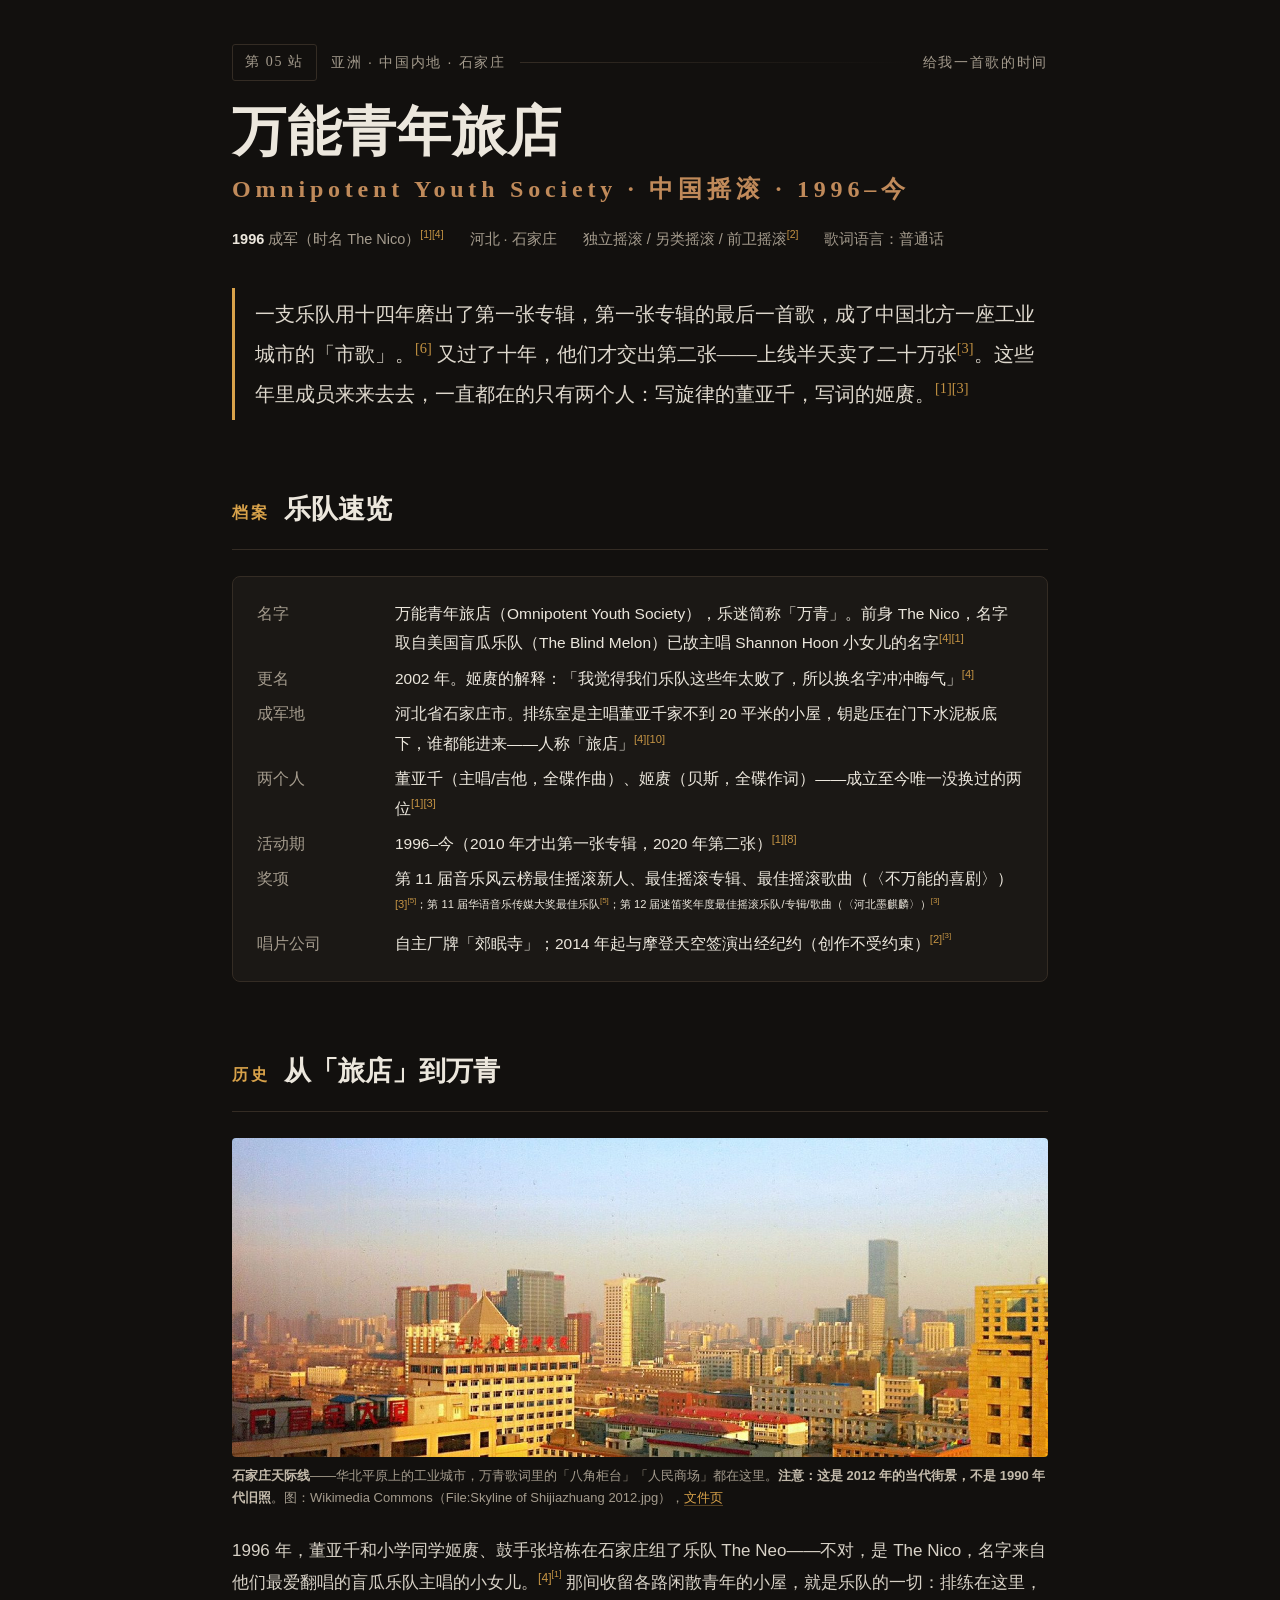
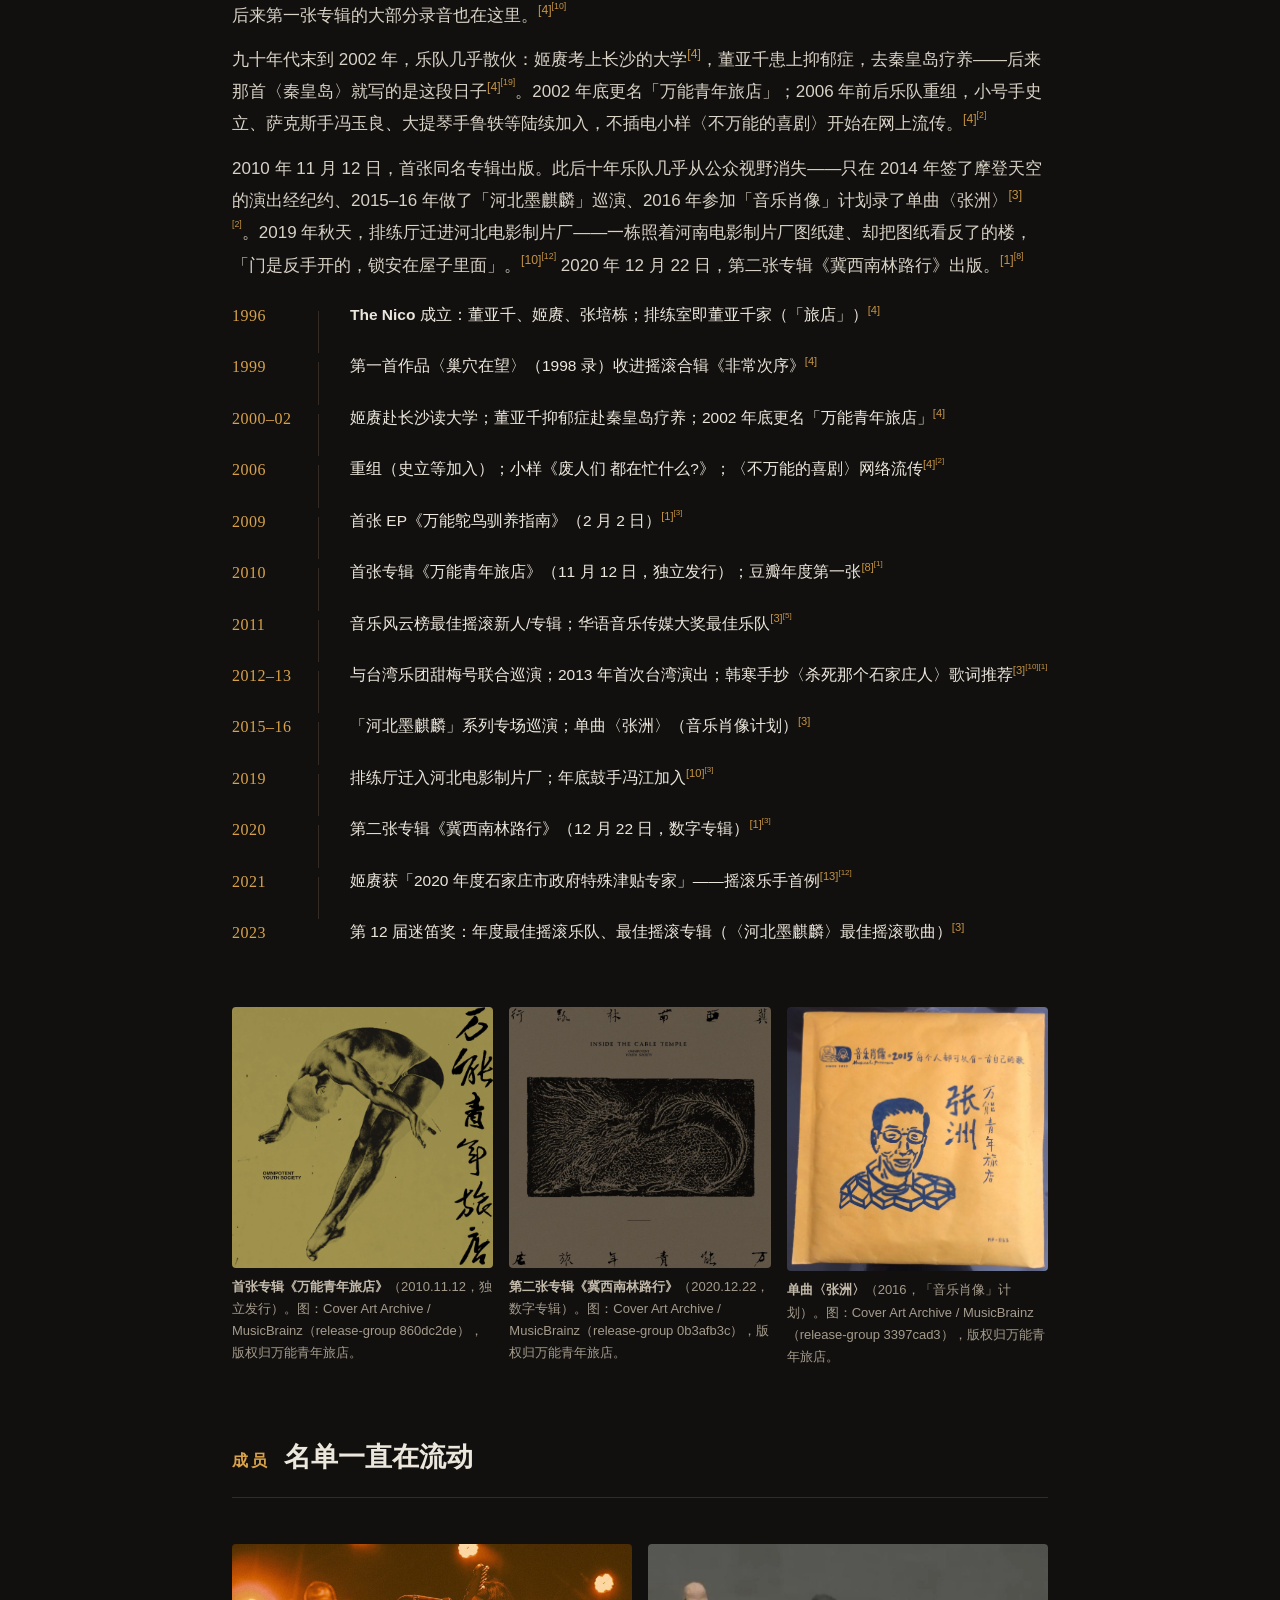
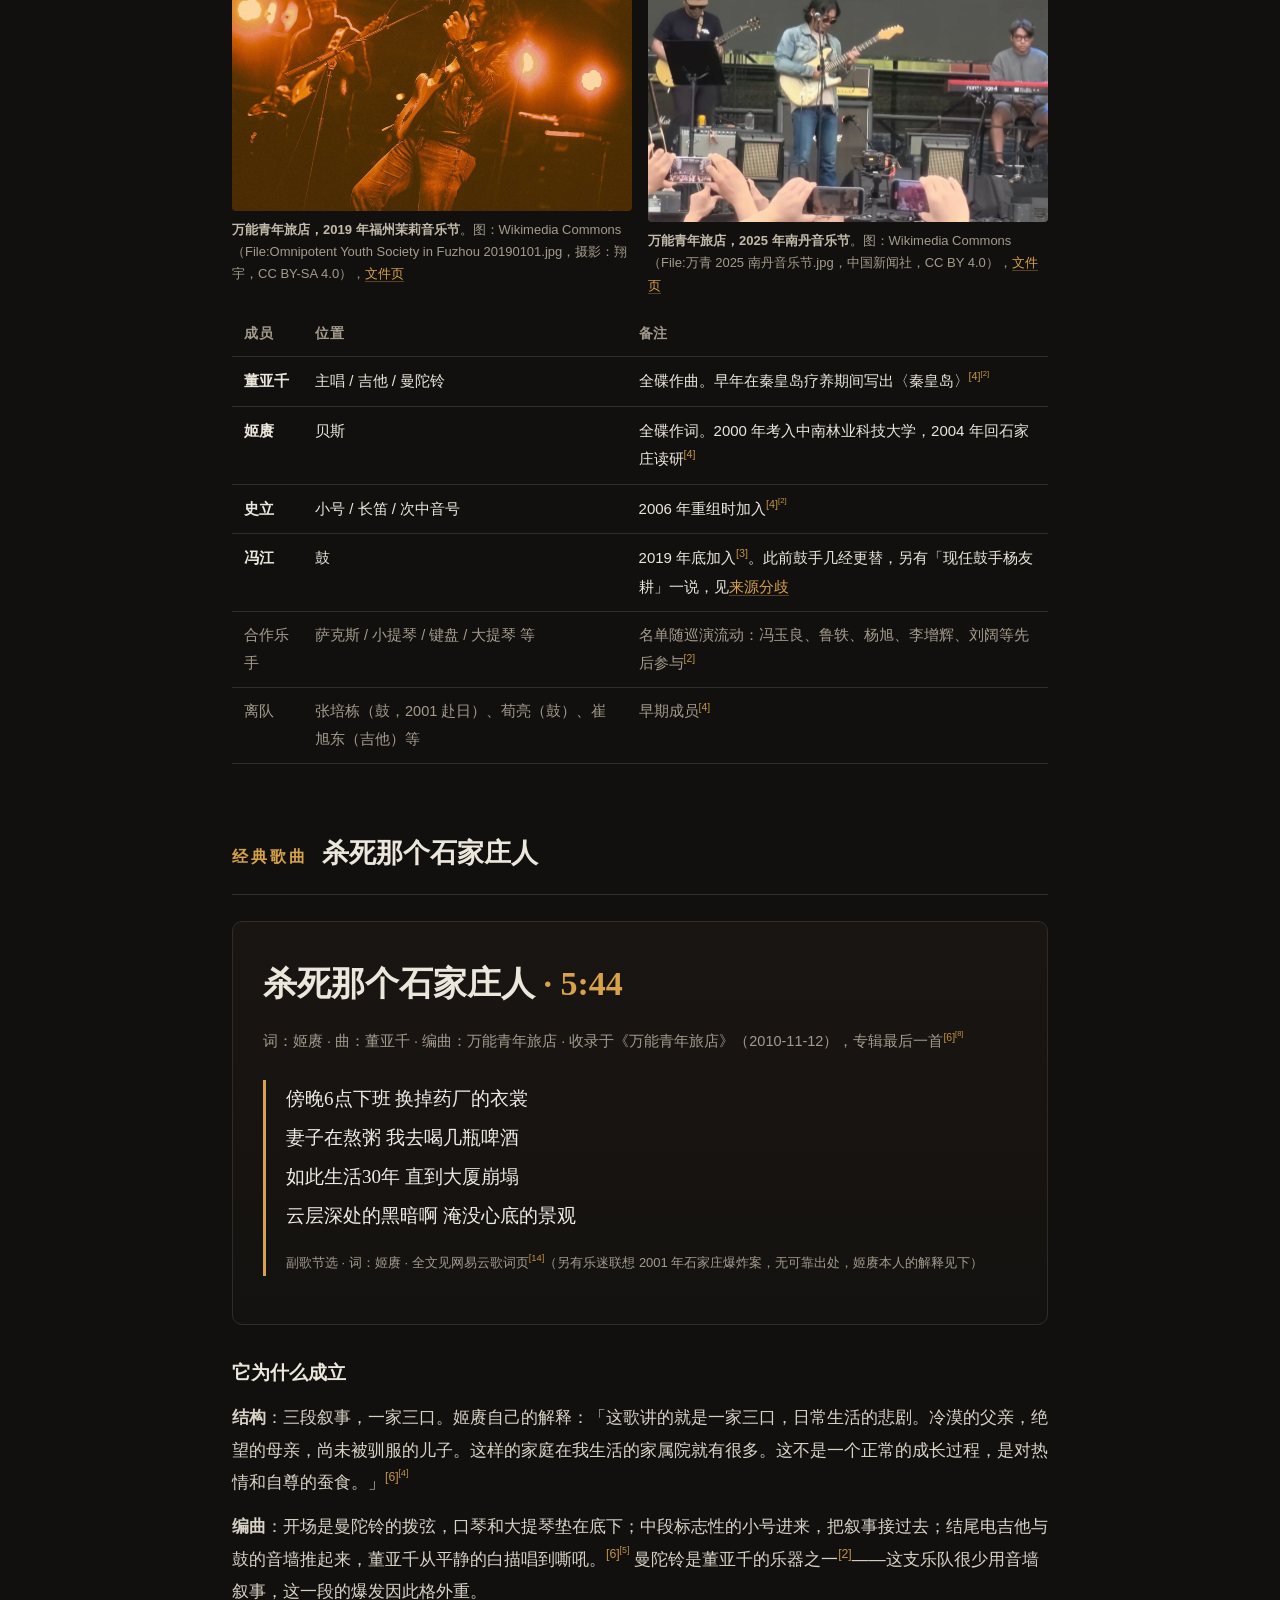
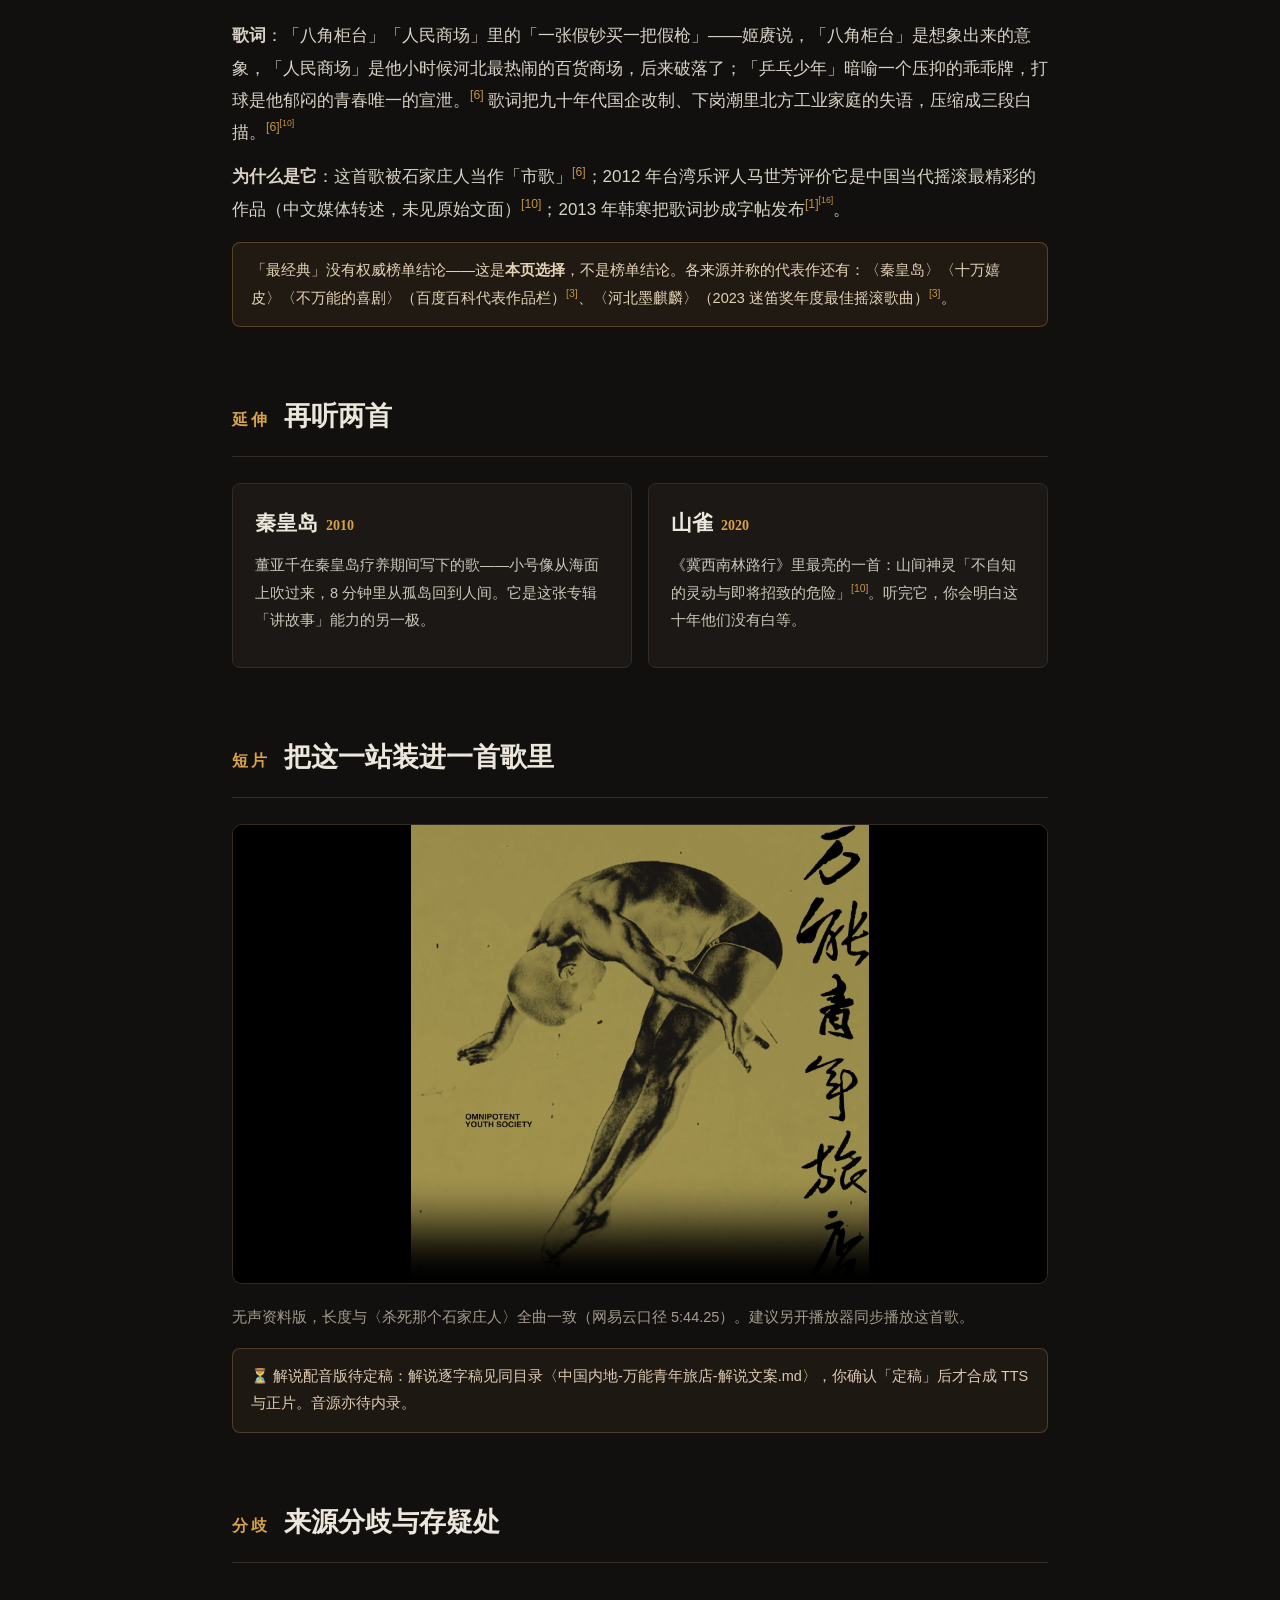
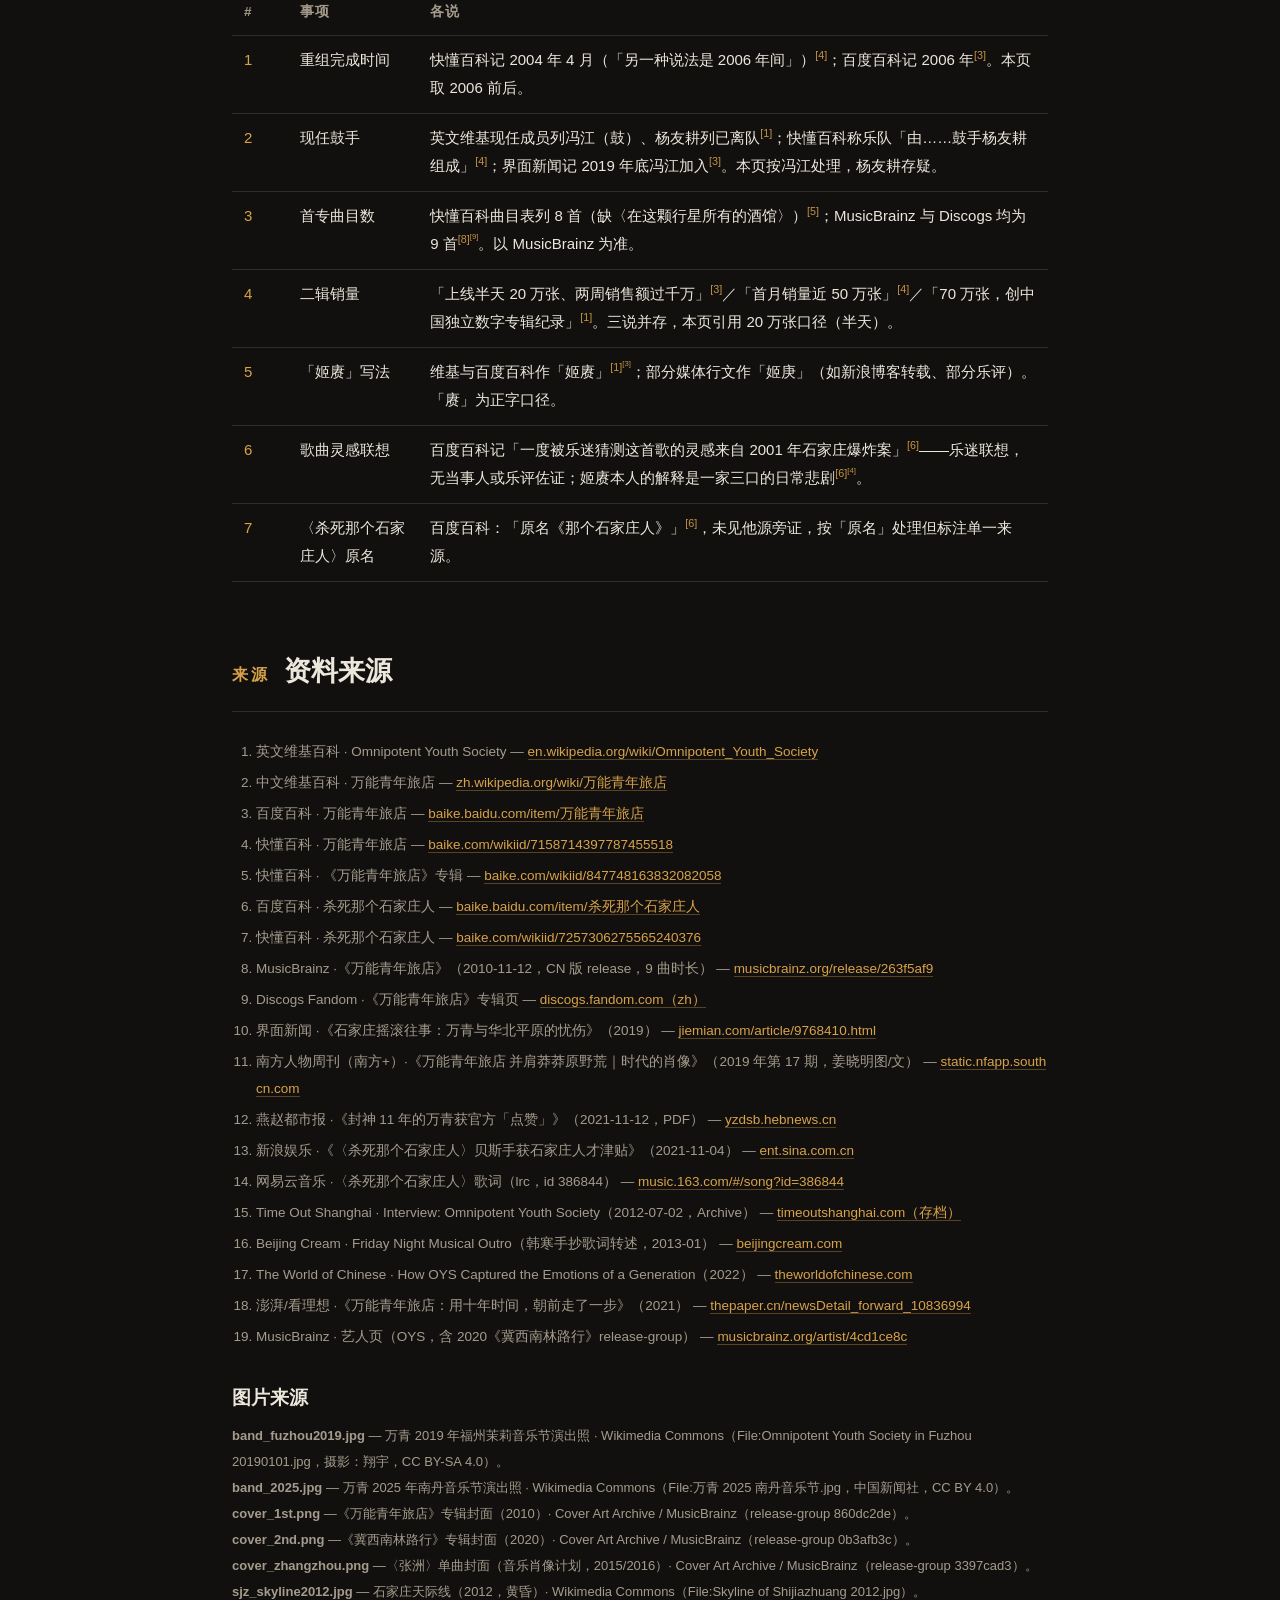
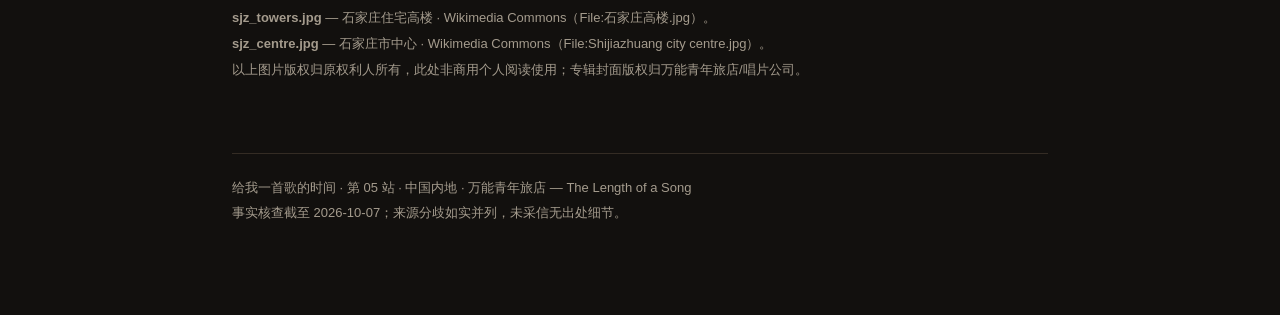
<file: 05-omnipotent-youth-society.html>
<!DOCTYPE html>
<html lang="zh-CN">
<head>
<meta charset="UTF-8">
<meta name="viewport" content="width=device-width, initial-scale=1.0">
<title>给我一首歌的时间 05 · 中国内地 — 万能青年旅店（Omnipotent Youth Society）</title>
<style>
  :root{
    --bg:#12100e; --panel:#1b1815; --line:#342c24; --ink:#ece7dd; --ink2:#a49b8d;
    --gold:#d8a24a; --blue:#c08a5a; --serif:"Songti SC","Noto Serif CJK SC",serif;
    --sans:"Hiragino Sans GB","PingFang SC",sans-serif;
  }
  *{box-sizing:border-box;margin:0;padding:0}
  body{background:var(--bg);color:var(--ink);font-family:var(--sans);line-height:1.9;font-size:17px}
  .wrap{max-width:860px;margin:0 auto;padding:0 22px 90px}
  a{color:var(--gold);text-decoration:none;border-bottom:1px solid rgba(216,162,74,.35)}
  a:hover{border-bottom-color:var(--gold)}
  sup{font-size:.72em;line-height:0}
  sup a{border:none;color:var(--gold);opacity:.9}

  .stop{display:flex;align-items:center;gap:14px;margin:44px 0 18px;color:var(--ink2);font-size:14px;letter-spacing:.12em}
  .stop .no{font-family:var(--serif);border:1px solid var(--line);padding:4px 12px;border-radius:3px}
  .stop .route{flex:1;height:1px;background:linear-gradient(90deg,var(--line),transparent)}
  h1{font-family:var(--serif);font-size:54px;line-height:1.25;font-weight:700;letter-spacing:.02em}
  h1 .en{display:block;font-size:24px;color:var(--blue);letter-spacing:.20em;margin-top:8px;font-weight:600}
  .meta{display:flex;flex-wrap:wrap;gap:10px 26px;margin:22px 0 0;color:var(--ink2);font-size:14.5px}
  .meta b{color:var(--ink);font-weight:600}
  .lede{font-family:var(--serif);font-size:20px;color:#ded8cd;border-left:3px solid var(--gold);padding:6px 0 6px 20px;margin:34px 0 10px;line-height:2}

  section{margin-top:64px}
  h2{font-family:var(--serif);font-size:27px;font-weight:700;margin-bottom:6px;display:flex;align-items:baseline;gap:14px}
  h2 .k{color:var(--gold);font-size:16px;letter-spacing:.18em;font-family:var(--sans);font-weight:600}
  .rule{height:1px;background:var(--line);margin:14px 0 26px}
  h3{font-size:18.5px;margin:30px 0 8px;color:var(--ink)}
  p{margin:12px 0;color:#d8d2c7}
  .muted{color:var(--ink2);font-size:14.5px}

  figure{margin:26px 0}
  figure img{width:100%;display:block;border-radius:4px}
  figure.half{max-width:520px;margin-left:auto;margin-right:auto}
  figcaption{font-size:13px;color:var(--ink2);margin-top:8px;line-height:1.7}
  figcaption b{color:#c3baab;font-weight:600}
  .row{display:flex;gap:16px;flex-wrap:wrap}
  .row figure{flex:1 1 260px;margin:20px 0 0}

  .panel{background:var(--panel);border:1px solid var(--line);border-radius:8px;padding:22px 24px;margin:22px 0}
  .fact{display:grid;grid-template-columns:120px 1fr;gap:6px 18px;font-size:15.5px}
  .fact dt{color:var(--ink2)}
  .fact dd{color:var(--ink)}

  table{width:100%;border-collapse:collapse;font-size:15px;margin:14px 0}
  th,td{text-align:left;padding:10px 12px;border-bottom:1px solid var(--line);vertical-align:top}
  th{color:var(--ink2);font-weight:600;font-size:13.5px;letter-spacing:.06em}
  td.yr{color:var(--gold);white-space:nowrap;font-variant-numeric:tabular-nums}

  .tl{list-style:none;margin:18px 0}
  .tl li{position:relative;padding:0 0 22px 118px;font-size:15.5px}
  .tl li::before{content:"";position:absolute;left:86px;top:11px;bottom:-2px;width:1px;background:var(--line)}
  .tl li:last-child::before{display:none}
  .tl .yr{position:absolute;left:0;top:1px;font-family:var(--serif);color:var(--gold);font-size:16px;letter-spacing:.03em}
  .tl b{color:var(--ink)}

  .song{background:linear-gradient(180deg,#191512,#141210);border:1px solid var(--line);border-radius:10px;padding:30px 30px 24px;margin-top:22px}
  .song .t{font-family:var(--serif);font-size:34px;font-weight:700}
  .song .t span{color:var(--gold)}
  .lyric{font-family:var(--serif);color:#efece4;font-size:19px;line-height:2.05;border-left:3px solid var(--gold);padding-left:20px;margin:24px 0}
  .lyric small{display:block;font-family:var(--sans);font-size:13px;color:var(--ink2);margin-top:14px}
  .recs{display:flex;gap:16px;flex-wrap:wrap}
  .rec{flex:1 1 300px;background:var(--panel);border:1px solid var(--line);border-radius:8px;padding:20px 22px}
  .rec .n{font-family:var(--serif);font-size:21px;font-weight:700}
  .rec .y{color:var(--gold);font-size:14px;margin-left:8px}
  .rec p{font-size:14.5px;margin-top:8px;color:#ccc6ba}

  .video-box{background:#000;border:1px solid var(--line);border-radius:10px;overflow:hidden;margin:20px 0}
  video{width:100%;display:block;aspect-ratio:16/9;background:#000}
  .note{background:rgba(216,162,74,.07);border:1px solid rgba(216,162,74,.3);border-radius:8px;padding:14px 18px;font-size:14.5px;color:#e3d3b6;margin:16px 0}
  .warn{background:rgba(192,138,90,.07);border:1px solid rgba(192,138,90,.3);border-radius:8px;padding:14px 18px;font-size:14.5px;color:#dcc9b2;margin:16px 0}

  ol.src{font-size:13.5px;color:var(--ink2);line-height:2;padding-left:24px}
  ol.src li{margin:4px 0}
  ol.src a{word-break:break-all}
  .credits{font-size:13px;color:var(--ink2);line-height:2}
  footer{margin-top:70px;padding-top:22px;border-top:1px solid var(--line);color:var(--ink2);font-size:13px}
</style>
</head>
<body>
<div class="wrap">

  <div class="stop"><span class="no">第 05 站</span><span>亚洲 · 中国内地 · 石家庄</span><span class="route"></span><span>给我一首歌的时间</span></div>

  <h1>万能青年旅店<span class="en">Omnipotent Youth Society · 中国摇滚 · 1996–今</span></h1>
  <div class="meta">
    <span><b>1996</b> 成军（时名 The Nico）<sup><a href="#src1">[1]</a><a href="#src4">[4]</a></sup></span>
    <span>河北 · 石家庄</span>
    <span>独立摇滚 / 另类摇滚 / 前卫摇滚<sup><a href="#src2">[2]</a></sup></span>
    <span>歌词语言：普通话</span>
  </div>

  <p class="lede">一支乐队用十四年磨出了第一张专辑，第一张专辑的最后一首歌，成了中国北方一座工业城市的「市歌」。<sup><a href="#src6">[6]</a></sup> 又过了十年，他们才交出第二张——上线半天卖了二十万张<sup><a href="#src3">[3]</a></sup>。这些年里成员来来去去，一直都在的只有两个人：写旋律的董亚千，写词的姬赓。<sup><a href="#src1">[1]</a><a href="#src3">[3]</a></sup></p>

  <!-- ================= 档案 ================= -->
  <section id="profile">
    <h2><span class="k">档案</span>乐队速览</h2>
    <div class="rule"></div>
    <div class="panel">
      <dl class="fact">
        <dt>名字</dt><dd>万能青年旅店（Omnipotent Youth Society），乐迷简称「万青」。前身 The Nico，名字取自美国盲瓜乐队（The Blind Melon）已故主唱 Shannon Hoon 小女儿的名字<sup><a href="#src4">[4]</a></sup><sup><a href="#src1">[1]</a></sup></dd>
        <dt>更名</dt><dd>2002 年。姬赓的解释：「我觉得我们乐队这些年太败了，所以换名字冲冲晦气」<sup><a href="#src4">[4]</a></sup></dd>
        <dt>成军地</dt><dd>河北省石家庄市。排练室是主唱董亚千家不到 20 平米的小屋，钥匙压在门下水泥板底下，谁都能进来——人称「旅店」<sup><a href="#src4">[4]</a><a href="#src10">[10]</a></sup></dd>
        <dt>两个人</dt><dd>董亚千（主唱/吉他，全碟作曲）、姬赓（贝斯，全碟作词）——成立至今唯一没换过的两位<sup><a href="#src1">[1]</a><a href="#src3">[3]</a></sup></dd>
        <dt>活动期</dt><dd>1996–今（2010 年才出第一张专辑，2020 年第二张）<sup><a href="#src1">[1]</a><a href="#src8">[8]</a></sup></dd>
        <dt>奖项</dt><dd>第 11 届音乐风云榜最佳摇滚新人、最佳摇滚专辑、最佳摇滚歌曲（〈不万能的喜剧〉）<sup><a href="#src3">[3]</a><sup><a href="#src5">[5]</a></sup>；第 11 届华语音乐传媒大奖最佳乐队<sup><a href="#src5">[5]</a></sup>；第 12 届迷笛奖年度最佳摇滚乐队/专辑/歌曲（〈河北墨麒麟〉）<sup><a href="#src3">[3]</a></sup></dd>
        <dt>唱片公司</dt><dd>自主厂牌「郊眠寺」；2014 年起与摩登天空签演出经纪约（创作不受约束）<sup><a href="#src2">[2]</a><sup><a href="#src3">[3]</a></sup></dd>
      </dl>
    </div>
  </section>

  <!-- ================= 历史 ================= -->
  <section id="history">
    <h2><span class="k">历史</span>从「旅店」到万青</h2>
    <div class="rule"></div>

    <figure>
      <img src="assets/sjz_skyline2012.jpg" alt="石家庄天际线（黄昏）">
      <figcaption><b>石家庄天际线</b>——华北平原上的工业城市，万青歌词里的「八角柜台」「人民商场」都在这里。<b>注意：这是 2012 年的当代街景，不是 1990 年代旧照</b>。图：Wikimedia Commons（File:Skyline of Shijiazhuang 2012.jpg），<a href="https://commons.wikimedia.org/wiki/File:Skyline_of_Shijiazhuang_2012.jpg">文件页</a></figcaption>
    </figure>

    <p>1996 年，董亚千和小学同学姬赓、鼓手张培栋在石家庄组了乐队 The Neo——不对，是 The Nico，名字来自他们最爱翻唱的盲瓜乐队主唱的小女儿。<sup><a href="#src4">[4]</a><sup><a href="#src1">[1]</a></sup></sup> 那间收留各路闲散青年的小屋，就是乐队的一切：排练在这里，后来第一张专辑的大部分录音也在这里。<sup><a href="#src4">[4]</a><sup><a href="#src10">[10]</a></sup></sup></p>
    <p>九十年代末到 2002 年，乐队几乎散伙：姬赓考上长沙的大学<sup><a href="#src4">[4]</a></sup>，董亚千患上抑郁症，去秦皇岛疗养——后来那首〈秦皇岛〉就写的是这段日子<sup><a href="#src4">[4]</a><sup><a href="#src19">[19]</a></sup></sup>。2002 年底更名「万能青年旅店」；2006 年前后乐队重组，小号手史立、萨克斯手冯玉良、大提琴手鲁轶等陆续加入，不插电小样〈不万能的喜剧〉开始在网上流传。<sup><a href="#src4">[4]</a><sup><a href="#src2">[2]</a></sup></sup></p>
    <p>2010 年 11 月 12 日，首张同名专辑出版。此后十年乐队几乎从公众视野消失——只在 2014 年签了摩登天空的演出经纪约、2015–16 年做了「河北墨麒麟」巡演、2016 年参加「音乐肖像」计划录了单曲〈张洲〉<sup><a href="#src3">[3]</a><sup><a href="#src2">[2]</a></sup></sup>。2019 年秋天，排练厅迁进河北电影制片厂——一栋照着河南电影制片厂图纸建、却把图纸看反了的楼，「门是反手开的，锁安在屋子里面」。<sup><a href="#src10">[10]</a><sup><a href="#src12">[12]</a></sup></sup> 2020 年 12 月 22 日，第二张专辑《冀西南林路行》出版。<sup><a href="#src1">[1]</a><sup><a href="#src8">[8]</a></sup></sup></p>

    <ul class="tl">
      <li><span class="yr">1996</span><b>The Nico</b> 成立：董亚千、姬赓、张培栋；排练室即董亚千家（「旅店」）<sup><a href="#src4">[4]</a></sup></li>
      <li><span class="yr">1999</span>第一首作品〈巢穴在望〉（1998 录）收进摇滚合辑《非常次序》<sup><a href="#src4">[4]</a></sup></li>
      <li><span class="yr">2000–02</span>姬赓赴长沙读大学；董亚千抑郁症赴秦皇岛疗养；2002 年底更名「万能青年旅店」<sup><a href="#src4">[4]</a></sup></li>
      <li><span class="yr">2006</span>重组（史立等加入）；小样《废人们 都在忙什么?》；〈不万能的喜剧〉网络流传<sup><a href="#src4">[4]</a><sup><a href="#src2">[2]</a></sup></sup></li>
      <li><span class="yr">2009</span>首张 EP《万能鸵鸟驯养指南》（2 月 2 日）<sup><a href="#src1">[1]</a><sup><a href="#src3">[3]</a></sup></sup></li>
      <li><span class="yr">2010</span>首张专辑《万能青年旅店》（11 月 12 日，独立发行）；豆瓣年度第一张<sup><a href="#src8">[8]</a><sup><a href="#src1">[1]</a></sup></sup></li>
      <li><span class="yr">2011</span>音乐风云榜最佳摇滚新人/专辑；华语音乐传媒大奖最佳乐队<sup><a href="#src3">[3]</a><sup><a href="#src5">[5]</a></sup></sup></li>
      <li><span class="yr">2012–13</span>与台湾乐团甜梅号联合巡演；2013 年首次台湾演出；韩寒手抄〈杀死那个石家庄人〉歌词推荐<sup><a href="#src3">[3]</a><sup><a href="#src10">[10]</a></sup><sup><a href="#src1">[1]</a></sup></sup></li>
      <li><span class="yr">2015–16</span>「河北墨麒麟」系列专场巡演；单曲〈张洲〉（音乐肖像计划）<sup><a href="#src3">[3]</a></sup></li>
      <li><span class="yr">2019</span>排练厅迁入河北电影制片厂；年底鼓手冯江加入<sup><a href="#src10">[10]</a><sup><a href="#src3">[3]</a></sup></sup></li>
      <li><span class="yr">2020</span>第二张专辑《冀西南林路行》（12 月 22 日，数字专辑）<sup><a href="#src1">[1]</a><sup><a href="#src3">[3]</a></sup></sup></li>
      <li><span class="yr">2021</span>姬赓获「2020 年度石家庄市政府特殊津贴专家」——摇滚乐手首例<sup><a href="#src13">[13]</a><sup><a href="#src12">[12]</a></sup></sup></li>
      <li><span class="yr">2023</span>第 12 届迷笛奖：年度最佳摇滚乐队、最佳摇滚专辑（〈河北墨麒麟〉最佳摇滚歌曲）<sup><a href="#src3">[3]</a></sup></li>
    </ul>

    <div class="row">
      <figure>
        <img src="assets/cover_1st.jpg" alt="首张专辑《万能青年旅店》封面">
        <figcaption><b>首张专辑《万能青年旅店》</b>（2010.11.12，独立发行）。图：Cover Art Archive / MusicBrainz（release-group 860dc2de），版权归万能青年旅店。</figcaption>
      </figure>
      <figure>
        <img src="assets/cover_2nd.jpg" alt="《冀西南林路行》封面">
        <figcaption><b>第二张专辑《冀西南林路行》</b>（2020.12.22，数字专辑）。图：Cover Art Archive / MusicBrainz（release-group 0b3afb3c），版权归万能青年旅店。</figcaption>
      </figure>
      <figure>
        <img src="assets/cover_zhangzhou.jpg" alt="〈张洲〉单曲封面">
        <figcaption><b>单曲〈张洲〉</b>（2016，「音乐肖像」计划）。图：Cover Art Archive / MusicBrainz（release-group 3397cad3），版权归万能青年旅店。</figcaption>
      </figure>
    </div>
  </section>

  <!-- ================= 成员 ================= -->
  <section id="members">
    <h2><span class="k">成员</span>名单一直在流动</h2>
    <div class="rule"></div>

    <div class="row">
      <figure>
        <img src="assets/band_fuzhou2019.jpg" alt="万青 2019 年福州茉莉音乐节演出">
        <figcaption><b>万能青年旅店，2019 年福州茉莉音乐节</b>。图：Wikimedia Commons（File:Omnipotent Youth Society in Fuzhou 20190101.jpg，摄影：翔宇，CC BY-SA 4.0），<a href="https://commons.wikimedia.org/wiki/File:Omnipotent_Youth_Society_in_Fuzhou_20190101.jpg">文件页</a></figcaption>
      </figure>
      <figure>
        <img src="assets/band_2025.jpg" alt="万青 2025 年南丹音乐节演出">
        <figcaption><b>万能青年旅店，2025 年南丹音乐节</b>。图：Wikimedia Commons（File:万青 2025 南丹音乐节.jpg，中国新闻社，CC BY 4.0），<a href="https://commons.wikimedia.org/wiki/File:%E4%B8%87%E9%9D%92_2025_%E5%8D%97%E4%B8%B9%E9%9F%B3%E4%B9%90%E8%8A%82.jpg">文件页</a></figcaption>
      </figure>
    </div>

    <table>
      <tr><th>成员</th><th>位置</th><th>备注</th></tr>
      <tr><td><b>董亚千</b></td><td>主唱 / 吉他 / 曼陀铃</td><td>全碟作曲。早年在秦皇岛疗养期间写出〈秦皇岛〉<sup><a href="#src4">[4]</a><sup><a href="#src2">[2]</a></sup></sup></td></tr>
      <tr><td><b>姬赓</b></td><td>贝斯</td><td>全碟作词。2000 年考入中南林业科技大学，2004 年回石家庄读研<sup><a href="#src4">[4]</a></sup></td></tr>
      <tr><td><b>史立</b></td><td>小号 / 长笛 / 次中音号</td><td>2006 年重组时加入<sup><a href="#src4">[4]</a><sup><a href="#src2">[2]</a></sup></sup></td></tr>
      <tr><td><b>冯江</b></td><td>鼓</td><td>2019 年底加入<sup><a href="#src3">[3]</a></sup>。此前鼓手几经更替，另有「现任鼓手杨友耕」一说，见<a href="#diverge">来源分歧</a></td></tr>
      <tr><td class="muted">合作乐手</td><td class="muted">萨克斯 / 小提琴 / 键盘 / 大提琴 等</td><td class="muted">名单随巡演流动：冯玉良、鲁轶、杨旭、李增辉、刘阔等先后参与<sup><a href="#src2">[2]</a></sup></td></tr>
      <tr><td class="muted">离队</td><td class="muted">张培栋（鼓，2001 赴日）、荀亮（鼓）、崔旭东（吉他）等</td><td class="muted">早期成员<sup><a href="#src4">[4]</a></sup></td></tr>
    </table>
  </section>

  <!-- ================= 经典歌曲 ================= -->
  <section id="song">
    <h2><span class="k">经典歌曲</span>杀死那个石家庄人</h2>
    <div class="rule"></div>
    <div class="song">
      <div class="t">杀死那个石家庄人<span> · 5:44</span></div>
      <p class="muted">词：姬赓 · 曲：董亚千 · 编曲：万能青年旅店 · 收录于《万能青年旅店》（2010-11-12），专辑最后一首<sup><a href="#src6">[6]</a><sup><a href="#src8">[8]</a></sup></sup></p>
      <div class="lyric">
        傍晚6点下班 换掉药厂的衣裳<br>
        妻子在熬粥 我去喝几瓶啤酒<br>
        如此生活30年 直到大厦崩塌<br>
        云层深处的黑暗啊 淹没心底的景观
        <small>副歌节选 · 词：姬赓 · 全文见网易云歌词页<sup><a href="#src14">[14]</a></sup>（另有乐迷联想 2001 年石家庄爆炸案，无可靠出处，姬赓本人的解释见下）</small>
      </div>
    </div>

    <h3>它为什么成立</h3>
    <p><b>结构</b>：三段叙事，一家三口。姬赓自己的解释：「这歌讲的就是一家三口，日常生活的悲剧。冷漠的父亲，绝望的母亲，尚未被驯服的儿子。这样的家庭在我生活的家属院就有很多。这不是一个正常的成长过程，是对热情和自尊的蚕食。」<sup><a href="#src6">[6]</a><sup><a href="#src4">[4]</a></sup></sup></p>
    <p><b>编曲</b>：开场是曼陀铃的拨弦，口琴和大提琴垫在底下；中段标志性的小号进来，把叙事接过去；结尾电吉他与鼓的音墙推起来，董亚千从平静的白描唱到嘶吼。<sup><a href="#src6">[6]</a><sup><a href="#src5">[5]</a></sup></sup> 曼陀铃是董亚千的乐器之一<sup><a href="#src2">[2]</a></sup>——这支乐队很少用音墙叙事，这一段的爆发因此格外重。</p>
    <p><b>歌词</b>：「八角柜台」「人民商场」里的「一张假钞买一把假枪」——姬赓说，「八角柜台」是想象出来的意象，「人民商场」是他小时候河北最热闹的百货商场，后来破落了；「乒乓少年」暗喻一个压抑的乖乖牌，打球是他郁闷的青春唯一的宣泄。<sup><a href="#src6">[6]</a></sup> 歌词把九十年代国企改制、下岗潮里北方工业家庭的失语，压缩成三段白描。<sup><a href="#src6">[6]</a><sup><a href="#src10">[10]</a></sup></sup></p>
    <p><b>为什么是它</b>：这首歌被石家庄人当作「市歌」<sup><a href="#src6">[6]</a></sup>；2012 年台湾乐评人马世芳评价它是中国当代摇滚最精彩的作品（中文媒体转述，未见原始文面）<sup><a href="#src10">[10]</a></sup>；2013 年韩寒把歌词抄成字帖发布<sup><a href="#src1">[1]</a><sup><a href="#src16">[16]</a></sup></sup>。</p>

    <div class="note">「最经典」没有权威榜单结论——这是<b>本页选择</b>，不是榜单结论。各来源并称的代表作还有：〈秦皇岛〉〈十万嬉皮〉〈不万能的喜剧〉（百度百科代表作品栏）<sup><a href="#src3">[3]</a></sup>、〈河北墨麒麟〉（2023 迷笛奖年度最佳摇滚歌曲）<sup><a href="#src3">[3]</a></sup>。</div>
  </section>

  <!-- ================= 延伸聆听 ================= -->
  <section id="recs">
    <h2><span class="k">延伸</span>再听两首</h2>
    <div class="rule"></div>
    <div class="recs">
      <div class="rec">
        <div class="n">秦皇岛<span class="y">2010</span></div>
        <p>董亚千在秦皇岛疗养期间写下的歌——小号像从海面上吹过来，8 分钟里从孤岛回到人间。它是这张专辑「讲故事」能力的另一极。</p>
      </div>
      <div class="rec">
        <div class="n">山雀<span class="y">2020</span></div>
        <p>《冀西南林路行》里最亮的一首：山间神灵「不自知的灵动与即将招致的危险」<sup><a href="#src10">[10]</a></sup>。听完它，你会明白这十年他们没有白等。</p>
      </div>
    </div>
  </section>

  <!-- ================= 短片 ================= -->
  <section id="film">
    <h2><span class="k">短片</span>把这一站装进一首歌里</h2>
    <div class="rule"></div>
    <div class="video-box">
      <video controls preload="metadata" poster="assets/cover_1st.jpg">
        <source src="05-omnipotent-youth-society-film.mp4" type="video/mp4">
      </video>
    </div>
    <p class="muted">无声资料版，长度与〈杀死那个石家庄人〉全曲一致（网易云口径 5:44.25）。建议另开播放器同步播放这首歌。</p>
    <div class="warn">⏳ 解说配音版待定稿：解说逐字稿见同目录〈中国内地-万能青年旅店-解说文案.md〉，你确认「定稿」后才合成 TTS 与正片。音源亦待内录。</div>
  </section>

  <!-- ================= 来源分歧 ================= -->
  <section id="diverge">
    <h2><span class="k">分歧</span>来源分歧与存疑处</h2>
    <div class="rule"></div>
    <table>
      <tr><th style="width:56px">#</th><th>事项</th><th>各说</th></tr>
      <tr><td class="yr">1</td><td>重组完成时间</td><td>快懂百科记 2004 年 4 月（「另一种说法是 2006 年间」）<sup><a href="#src4">[4]</a></sup>；百度百科记 2006 年<sup><a href="#src3">[3]</a></sup>。本页取 2006 前后。</td></tr>
      <tr><td class="yr">2</td><td>现任鼓手</td><td>英文维基现任成员列冯江（鼓）、杨友耕列已离队<sup><a href="#src1">[1]</a></sup>；快懂百科称乐队「由……鼓手杨友耕组成」<sup><a href="#src4">[4]</a></sup>；界面新闻记 2019 年底冯江加入<sup><a href="#src3">[3]</a></sup>。本页按冯江处理，杨友耕存疑。</td></tr>
      <tr><td class="yr">3</td><td>首专曲目数</td><td>快懂百科曲目表列 8 首（缺〈在这颗行星所有的酒馆〉）<sup><a href="#src5">[5]</a></sup>；MusicBrainz 与 Discogs 均为 9 首<sup><a href="#src8">[8]</a><sup><a href="#src9">[9]</a></sup></sup>。以 MusicBrainz 为准。</td></tr>
      <tr><td class="yr">4</td><td>二辑销量</td><td>「上线半天 20 万张、两周销售额过千万」<sup><a href="#src3">[3]</a></sup>／「首月销量近 50 万张」<sup><a href="#src4">[4]</a></sup>／「70 万张，创中国独立数字专辑纪录」<sup><a href="#src1">[1]</a></sup>。三说并存，本页引用 20 万张口径（半天）。</td></tr>
      <tr><td class="yr">5</td><td>「姬赓」写法</td><td>维基与百度百科作「姬赓」<sup><a href="#src1">[1]</a><sup><a href="#src3">[3]</a></sup></sup>；部分媒体行文作「姬庚」（如新浪博客转载、部分乐评）。「赓」为正字口径。</td></tr>
      <tr><td class="yr">6</td><td>歌曲灵感联想</td><td>百度百科记「一度被乐迷猜测这首歌的灵感来自 2001 年石家庄爆炸案」<sup><a href="#src6">[6]</a></sup>——乐迷联想，无当事人或乐评佐证；姬赓本人的解释是一家三口的日常悲剧<sup><a href="#src6">[6]</a><sup><a href="#src4">[4]</a></sup></sup>。</td></tr>
      <tr><td class="yr">7</td><td>〈杀死那个石家庄人〉原名</td><td>百度百科：「原名《那个石家庄人》」<sup><a href="#src6">[6]</a></sup>，未见他源旁证，按「原名」处理但标注单一来源。</td></tr>
    </table>
  </section>

  <!-- ================= 资料来源 ================= -->
  <section id="sources">
    <h2><span class="k">来源</span>资料来源</h2>
    <div class="rule"></div>
    <ol class="src">
      <li id="src1">英文维基百科 · Omnipotent Youth Society — <a href="https://en.wikipedia.org/wiki/Omnipotent_Youth_Society">en.wikipedia.org/wiki/Omnipotent_Youth_Society</a></li>
      <li id="src2">中文维基百科 · 万能青年旅店 — <a href="https://zh.wikipedia.org/wiki/%E4%B8%87%E8%83%BD%E9%9D%92%E5%B9%B4%E6%97%85%E5%BA%97">zh.wikipedia.org/wiki/万能青年旅店</a></li>
      <li id="src3">百度百科 · 万能青年旅店 — <a href="https://baike.baidu.com/item/%E4%B8%87%E8%83%BD%E9%9D%92%E5%B9%B4%E6%97%85%E5%BA%97/6473239">baike.baidu.com/item/万能青年旅店</a></li>
      <li id="src4">快懂百科 · 万能青年旅店 — <a href="https://www.baike.com/wikiid/7158714397787455518">baike.com/wikiid/7158714397787455518</a></li>
      <li id="src5">快懂百科 · 《万能青年旅店》专辑 — <a href="https://www.baike.com/wikiid/847748163832082058">baike.com/wikiid/847748163832082058</a></li>
      <li id="src6">百度百科 · 杀死那个石家庄人 — <a href="https://baike.baidu.com/item/%E6%9D%80%E6%AD%BB%E9%82%A3%E4%B8%AA%E7%9F%B3%E5%AE%B6%E5%BA%84%E4%BA%BA/9654001">baike.baidu.com/item/杀死那个石家庄人</a></li>
      <li id="src7">快懂百科 · 杀死那个石家庄人 — <a href="https://baike.com/wikiid/7257306275565240376">baike.com/wikiid/7257306275565240376</a></li>
      <li id="src8">MusicBrainz ·《万能青年旅店》（2010-11-12，CN 版 release，9 曲时长） — <a href="https://musicbrainz.org/release/263f5af9-e59f-46fd-abea-ddb6d0fb74cc">musicbrainz.org/release/263f5af9</a></li>
      <li id="src9">Discogs Fandom ·《万能青年旅店》专辑页 — <a href="https://discogs.fandom.com/zh/wiki/%E4%B8%87%E8%83%BD%E9%9D%92%E5%B9%B4%E6%97%85%E5%BA%97_(%E4%B8%87%E8%83%BD%E9%9D%92%E5%B9%B4%E6%97%85%E5%BA%97%E4%B8%93%E8%BE%91)">discogs.fandom.com（zh）</a></li>
      <li id="src10">界面新闻 ·《石家庄摇滚往事：万青与华北平原的忧伤》（2019） — <a href="https://www.jiemian.com/article/9768410.html">jiemian.com/article/9768410.html</a></li>
      <li id="src11">南方人物周刊（南方+）·《万能青年旅店 并肩莽莽原野荒｜时代的肖像》（2019 年第 17 期，姜晓明图/文） — <a href="https://static.nfapp.southcn.com/content/201906/27/c2360083.html">static.nfapp.southcn.com</a></li>
      <li id="src12">燕赵都市报 ·《封神 11 年的万青获官方「点赞」》（2021-11-12，PDF） — <a href="https://yzdsb.hebnews.cn/pc/paper/att/202111/12/64a9f8b9-43c7-453e-a9e5-87283e33372a.pdf">yzdsb.hebnews.cn</a></li>
      <li id="src13">新浪娱乐 ·《〈杀死那个石家庄人〉贝斯手获石家庄人才津贴》（2021-11-04） — <a href="https://ent.sina.com.cn/y/yneidi/2021-11-04/doc-iktzscyy3521200.shtml">ent.sina.com.cn</a></li>
      <li id="src14">网易云音乐 ·〈杀死那个石家庄人〉歌词（lrc，id 386844） — <a href="https://music.163.com/#/song?id=386844">music.163.com/#/song?id=386844</a></li>
      <li id="src15">Time Out Shanghai · Interview: Omnipotent Youth Society（2012-07-02，Archive） — <a href="https://web.archive.org/web/20121104212455/http://www.timeoutshanghai.com/features/Music-Music_features/6728/Interview-Omnipotent-Youth-Society.html">timeoutshanghai.com（存档）</a></li>
      <li id="src16">Beijing Cream · Friday Night Musical Outro（韩寒手抄歌词转述，2013-01） — <a href="http://beijingcream.com/2013/01/friday-night-musical-outro-omnipotent-youth-society-kill-that-man-from-shijiazhuang/">beijingcream.com</a></li>
      <li id="src17">The World of Chinese · How OYS Captured the Emotions of a Generation（2022） — <a href="https://www.theworldofchinese.com/2022/02/how-a-band-from-chinas-industrial-heartland-captured-the-emotions-of-a-generation/">theworldofchinese.com</a></li>
      <li id="src18">澎湃/看理想 ·《万能青年旅店：用十年时间，朝前走了一步》（2021） — <a href="https://www.thepaper.cn/newsDetail_forward_10836994">thepaper.cn/newsDetail_forward_10836994</a></li>
      <li id="src19">MusicBrainz · 艺人页（OYS，含 2020《冀西南林路行》release-group） — <a href="https://musicbrainz.org/artist/4cd1ce8c-469e-4ff6-a987-59819b975a85">musicbrainz.org/artist/4cd1ce8c</a></li>
    </ol>

    <h3>图片来源</h3>
    <div class="credits">
      <b>band_fuzhou2019.jpg</b> — 万青 2019 年福州茉莉音乐节演出照 · Wikimedia Commons（File:Omnipotent Youth Society in Fuzhou 20190101.jpg，摄影：翔宇，CC BY-SA 4.0）。<br>
      <b>band_2025.jpg</b> — 万青 2025 年南丹音乐节演出照 · Wikimedia Commons（File:万青 2025 南丹音乐节.jpg，中国新闻社，CC BY 4.0）。<br>
      <b>cover_1st.png</b> —《万能青年旅店》专辑封面（2010）· Cover Art Archive / MusicBrainz（release-group 860dc2de）。<br>
      <b>cover_2nd.png</b> —《冀西南林路行》专辑封面（2020）· Cover Art Archive / MusicBrainz（release-group 0b3afb3c）。<br>
      <b>cover_zhangzhou.png</b> —〈张洲〉单曲封面（音乐肖像计划，2015/2016）· Cover Art Archive / MusicBrainz（release-group 3397cad3）。<br>
      <b>sjz_skyline2012.jpg</b> — 石家庄天际线（2012，黄昏）· Wikimedia Commons（File:Skyline of Shijiazhuang 2012.jpg）。<br>
      <b>sjz_towers.jpg</b> — 石家庄住宅高楼 · Wikimedia Commons（File:石家庄高楼.jpg）。<br>
      <b>sjz_centre.jpg</b> — 石家庄市中心 · Wikimedia Commons（File:Shijiazhuang city centre.jpg）。<br>
      以上图片版权归原权利人所有，此处非商用个人阅读使用；专辑封面版权归万能青年旅店/唱片公司。
    </div>
  </section>

  <footer>
    给我一首歌的时间 · 第 05 站 · 中国内地 · 万能青年旅店 — The Length of a Song<br>
    事实核查截至 2026-10-07；来源分歧如实并列，未采信无出处细节。
  </footer>
</div>
</body>
</html>
</file>
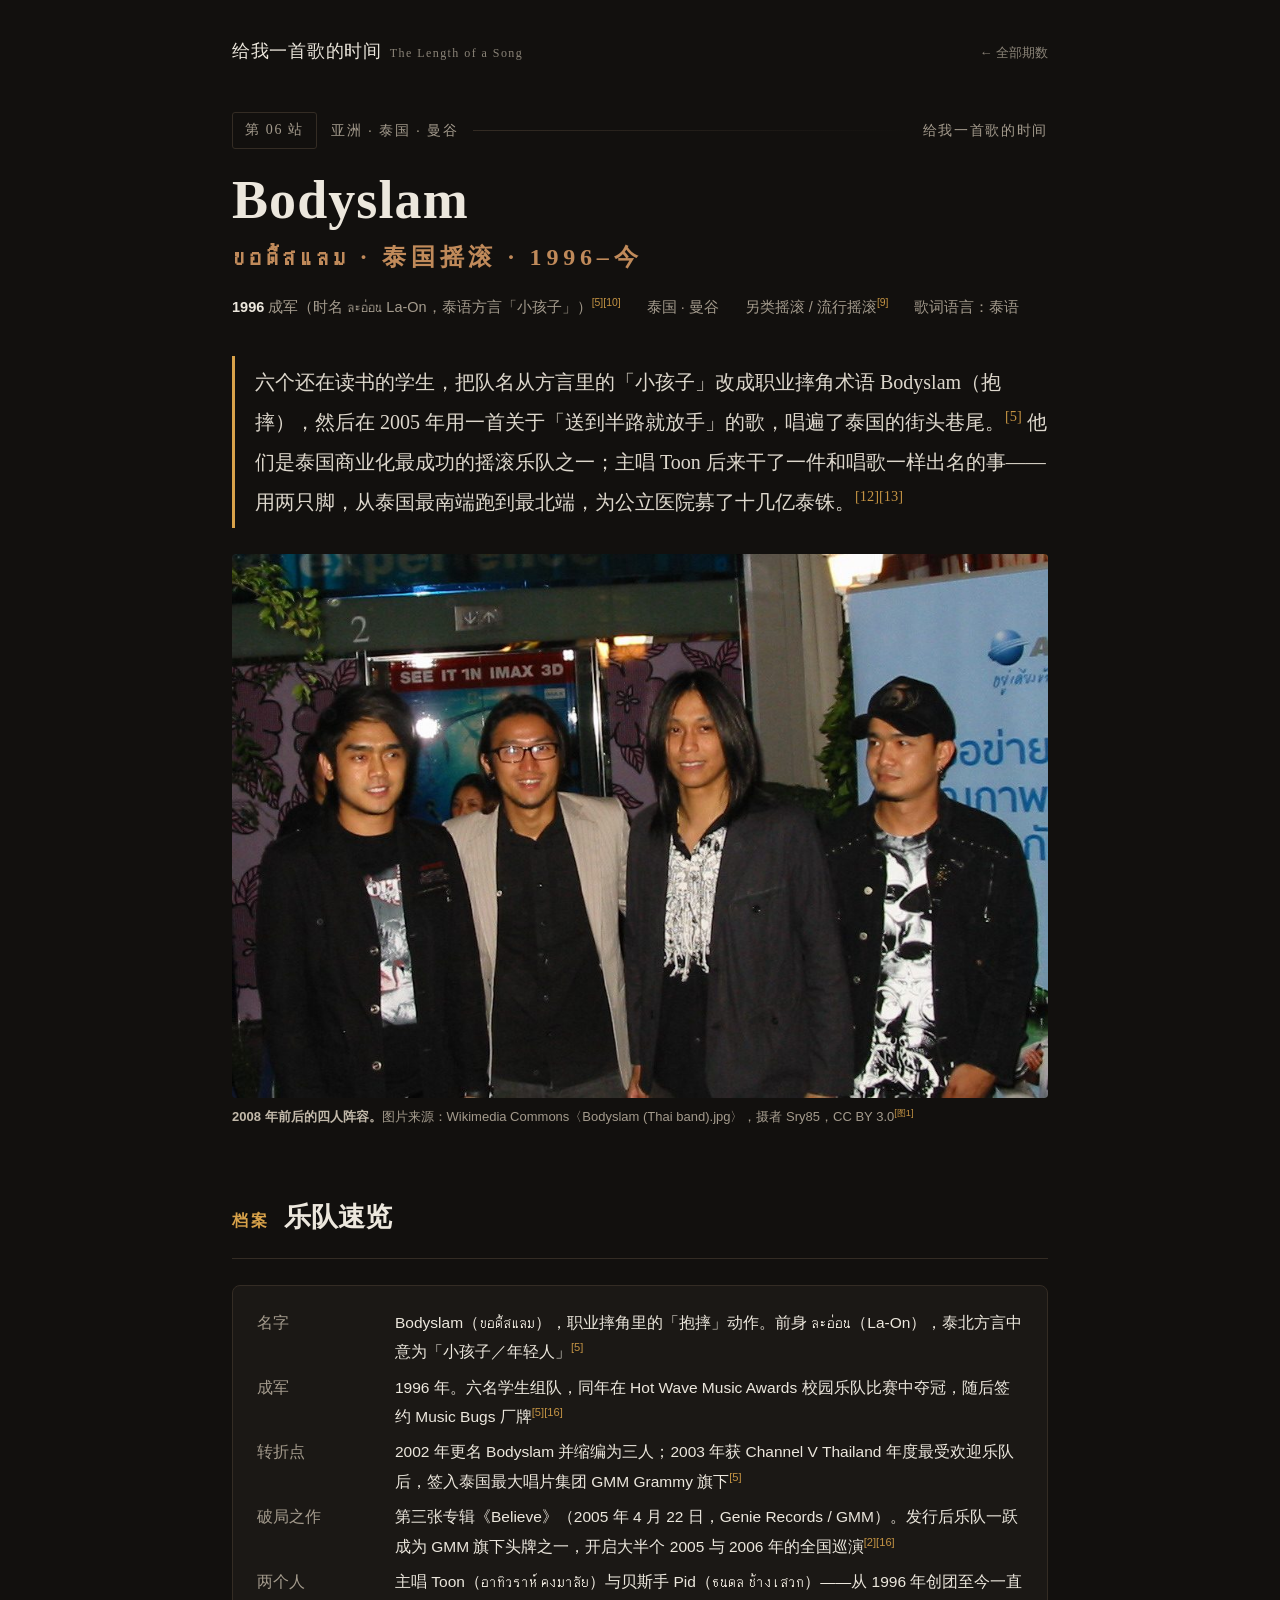
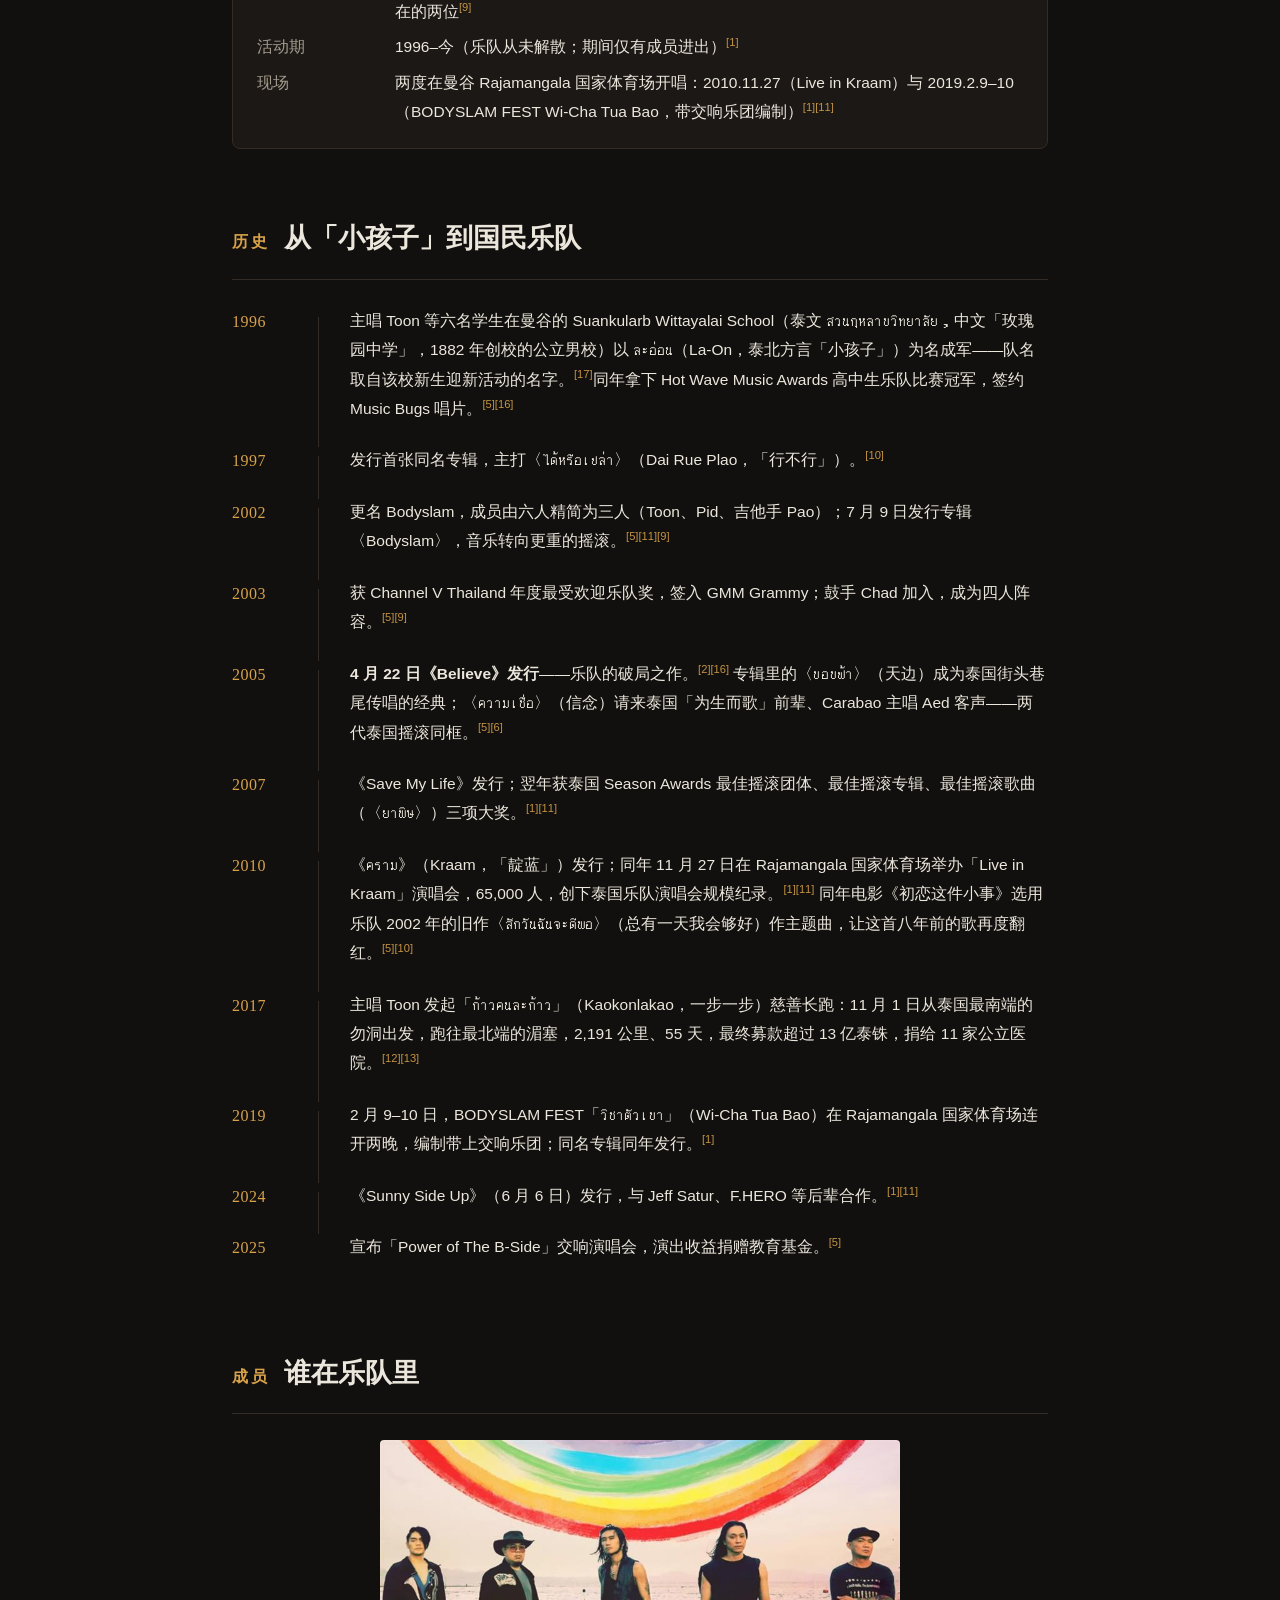
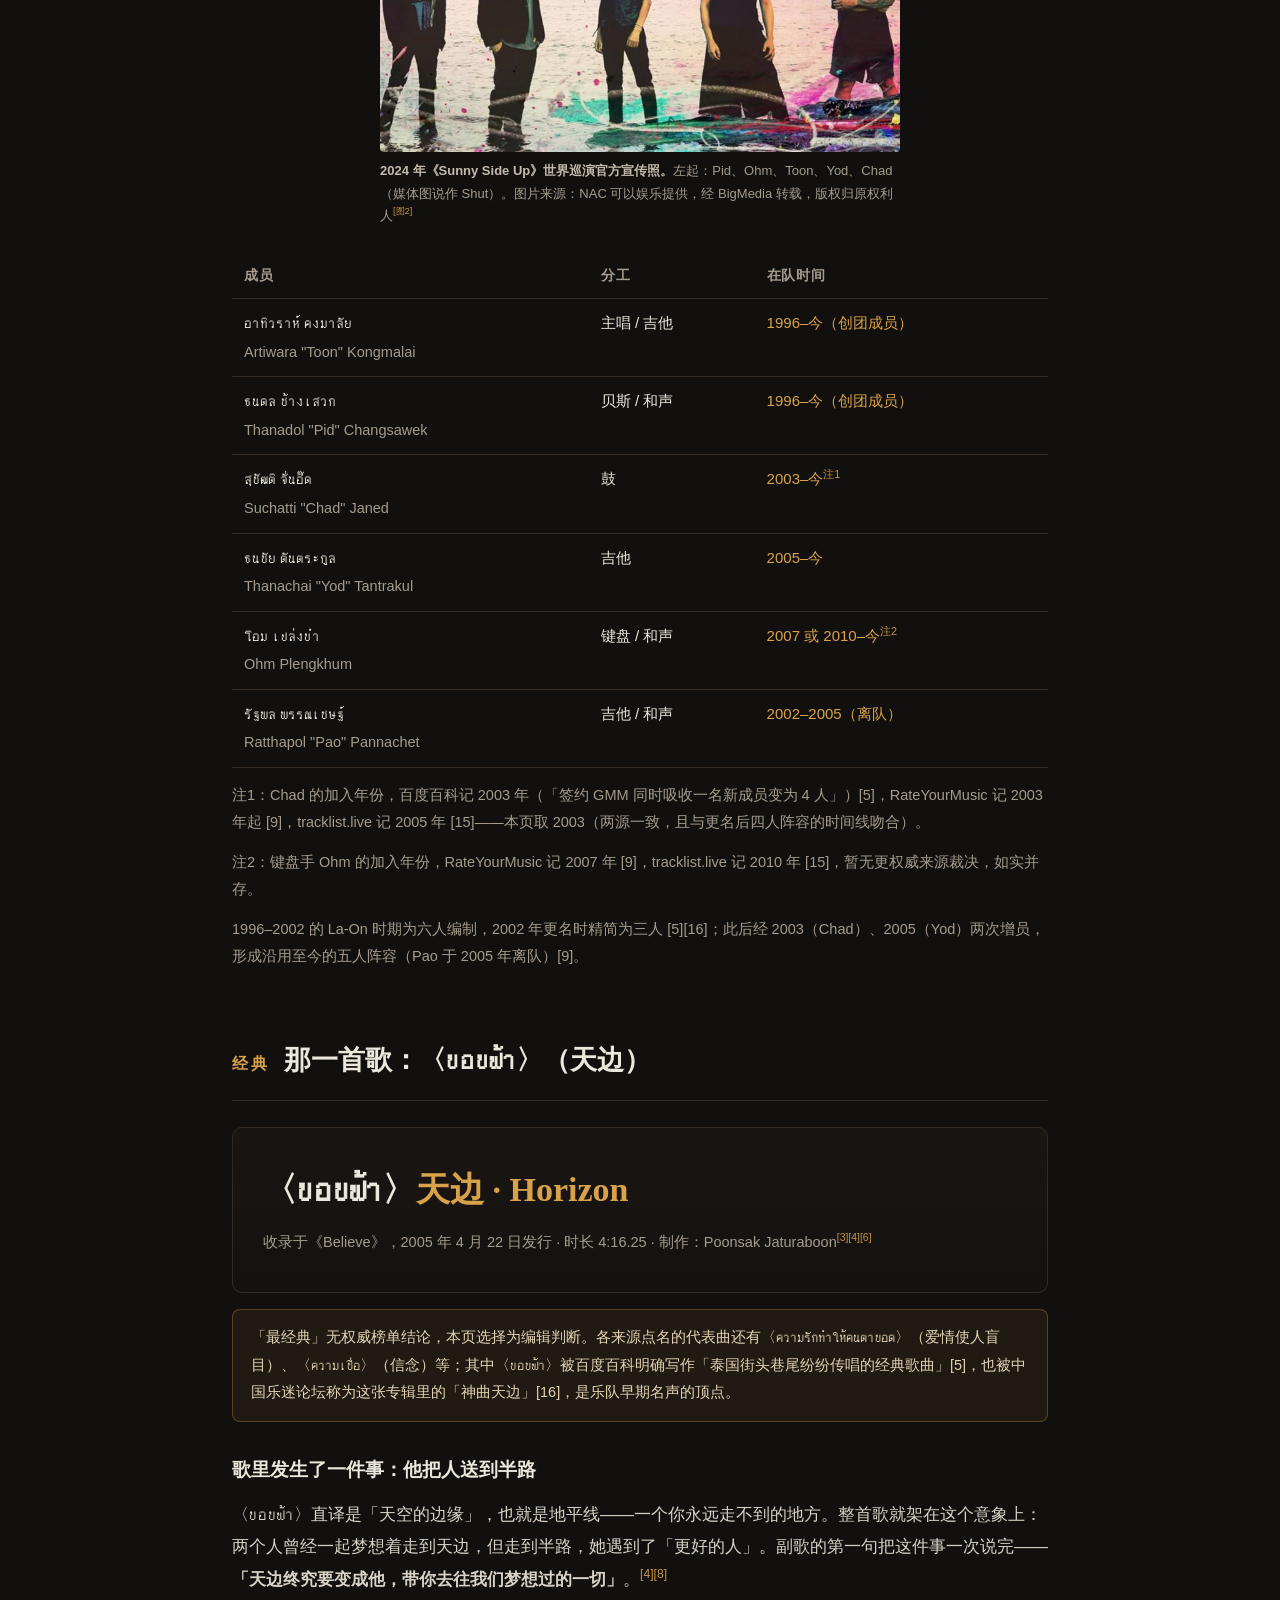
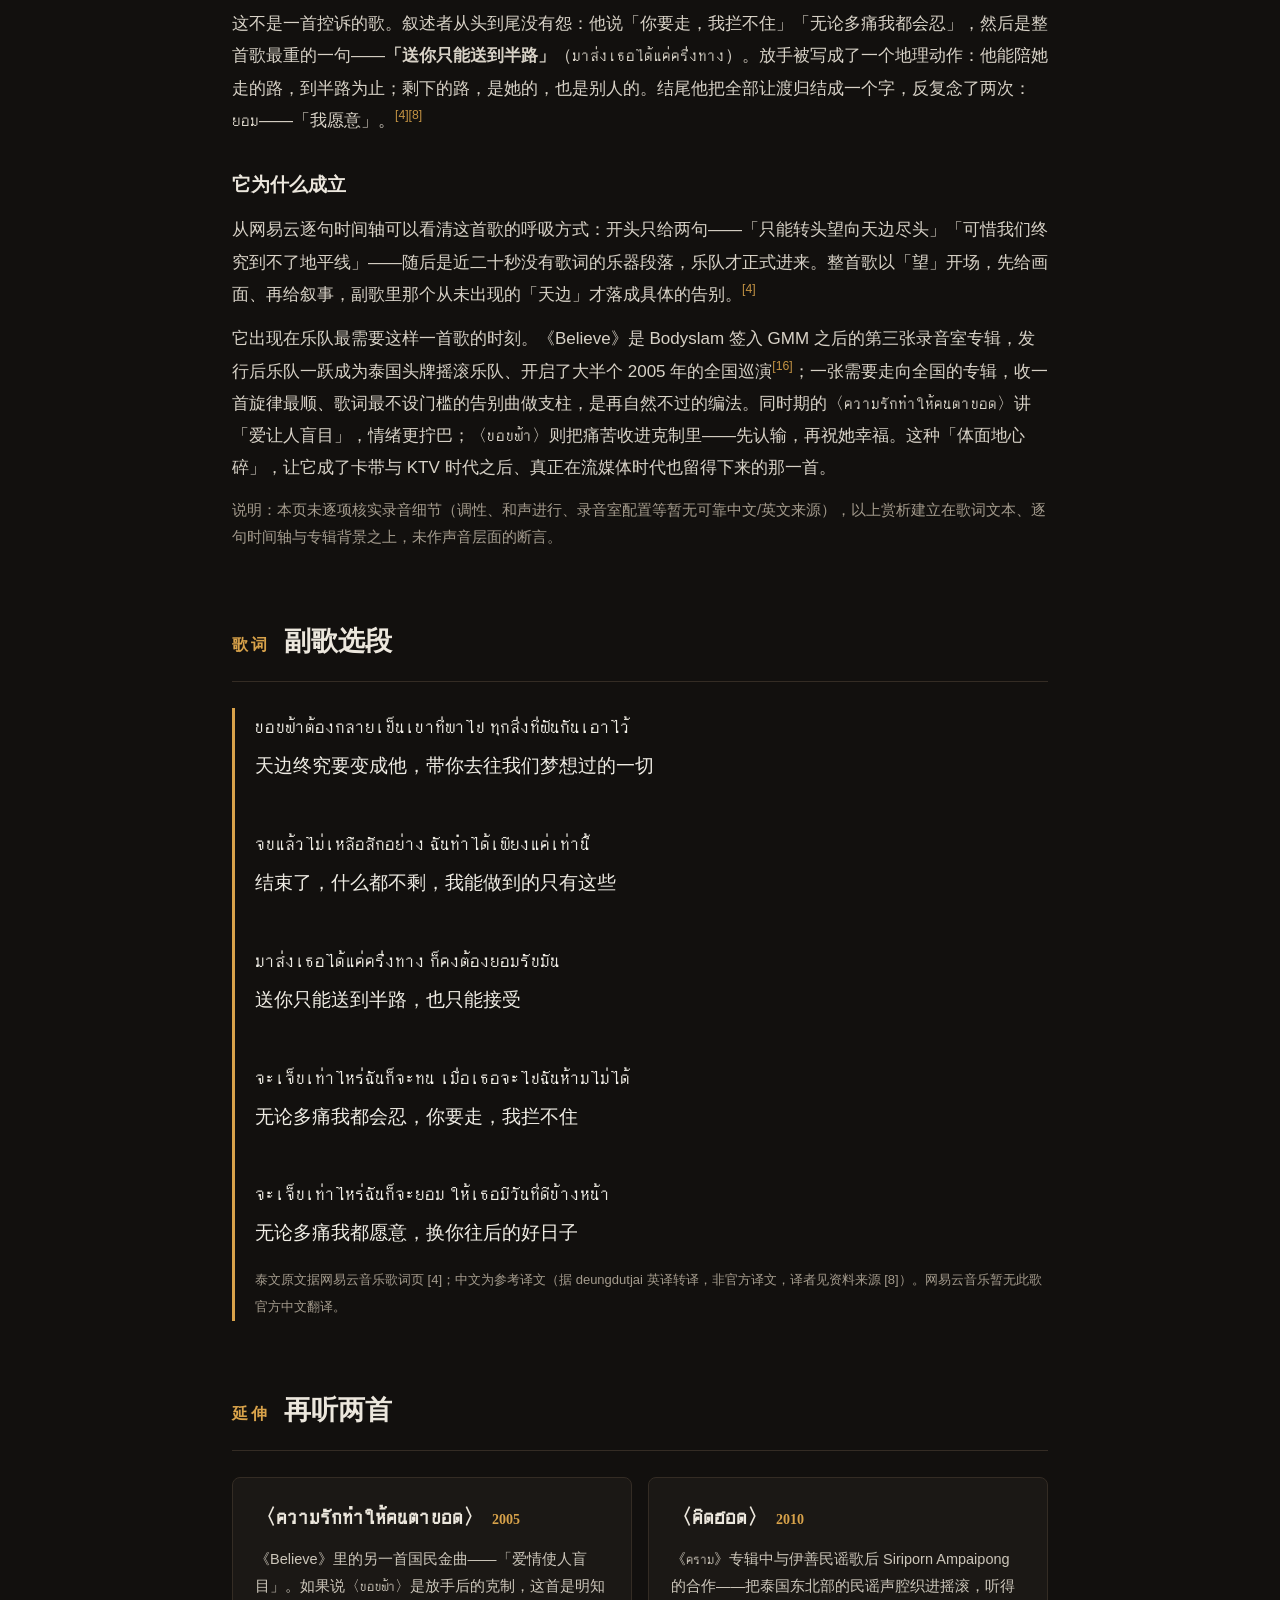
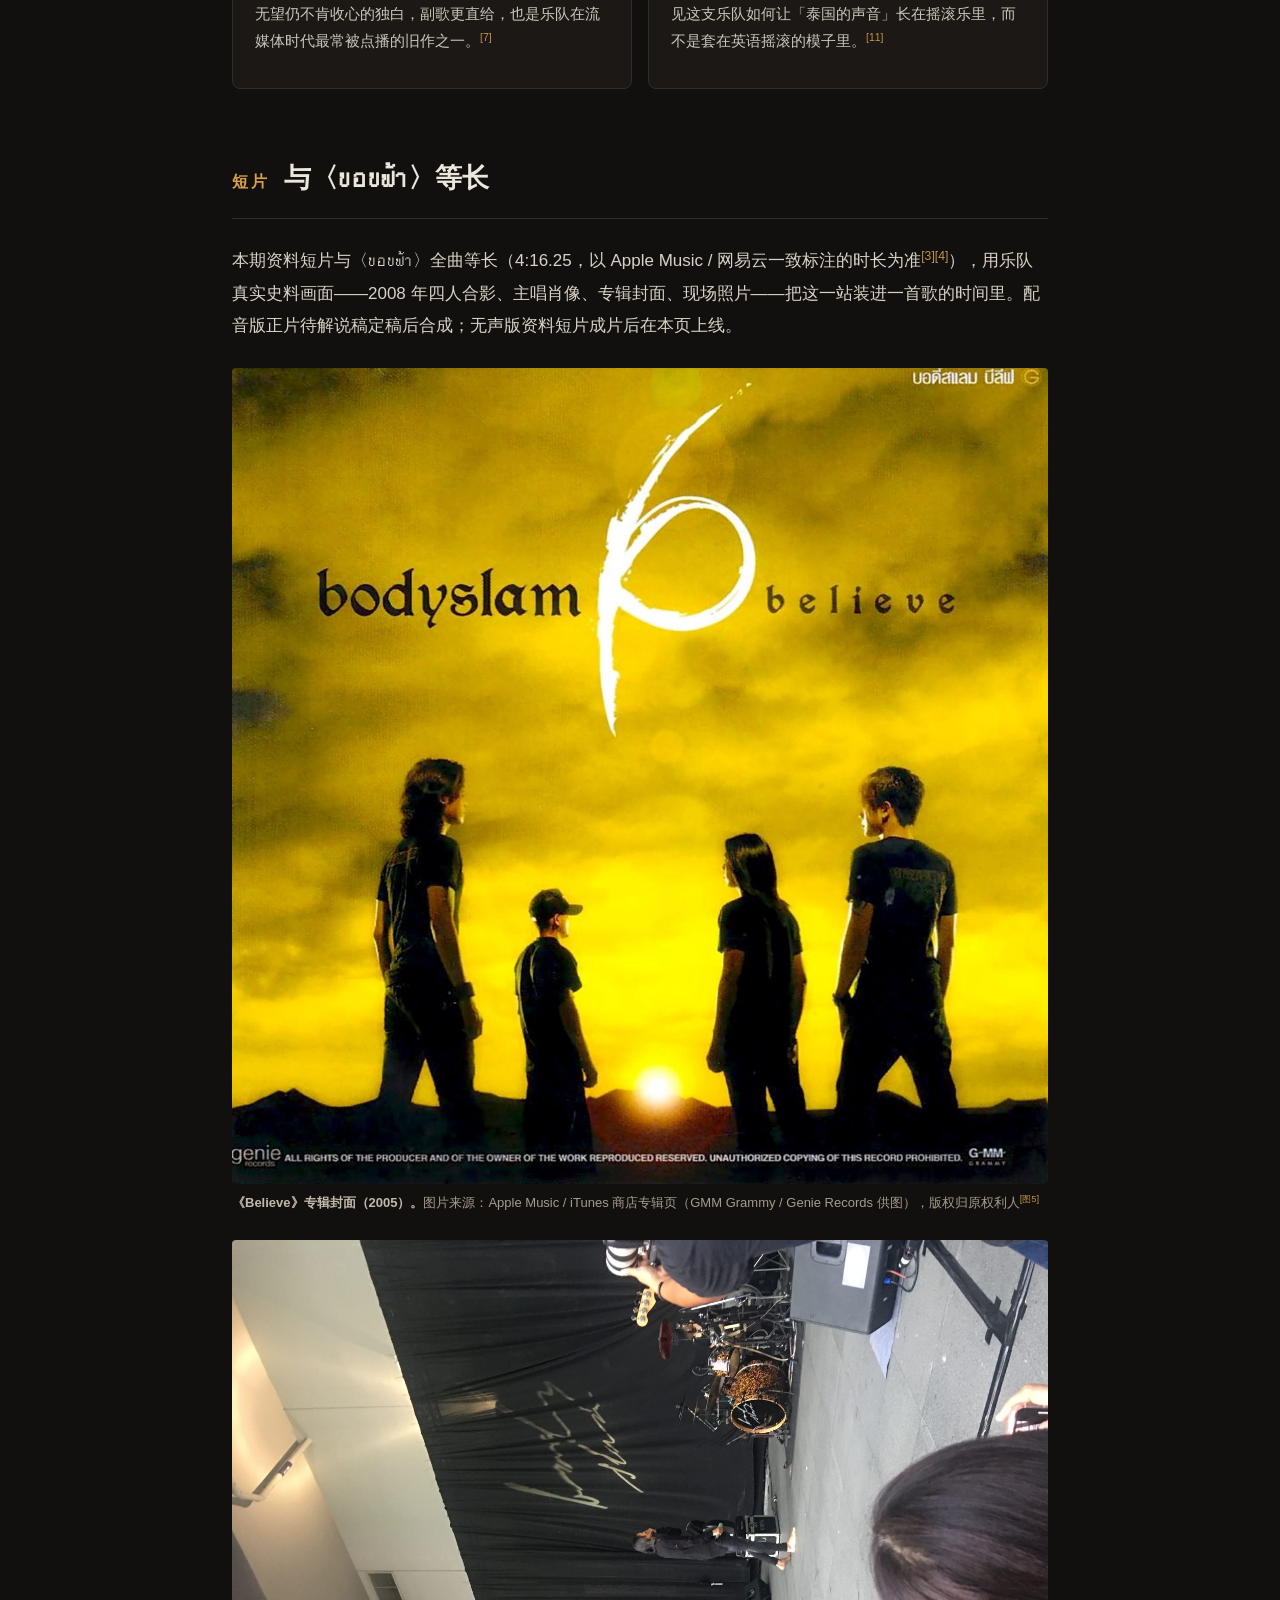
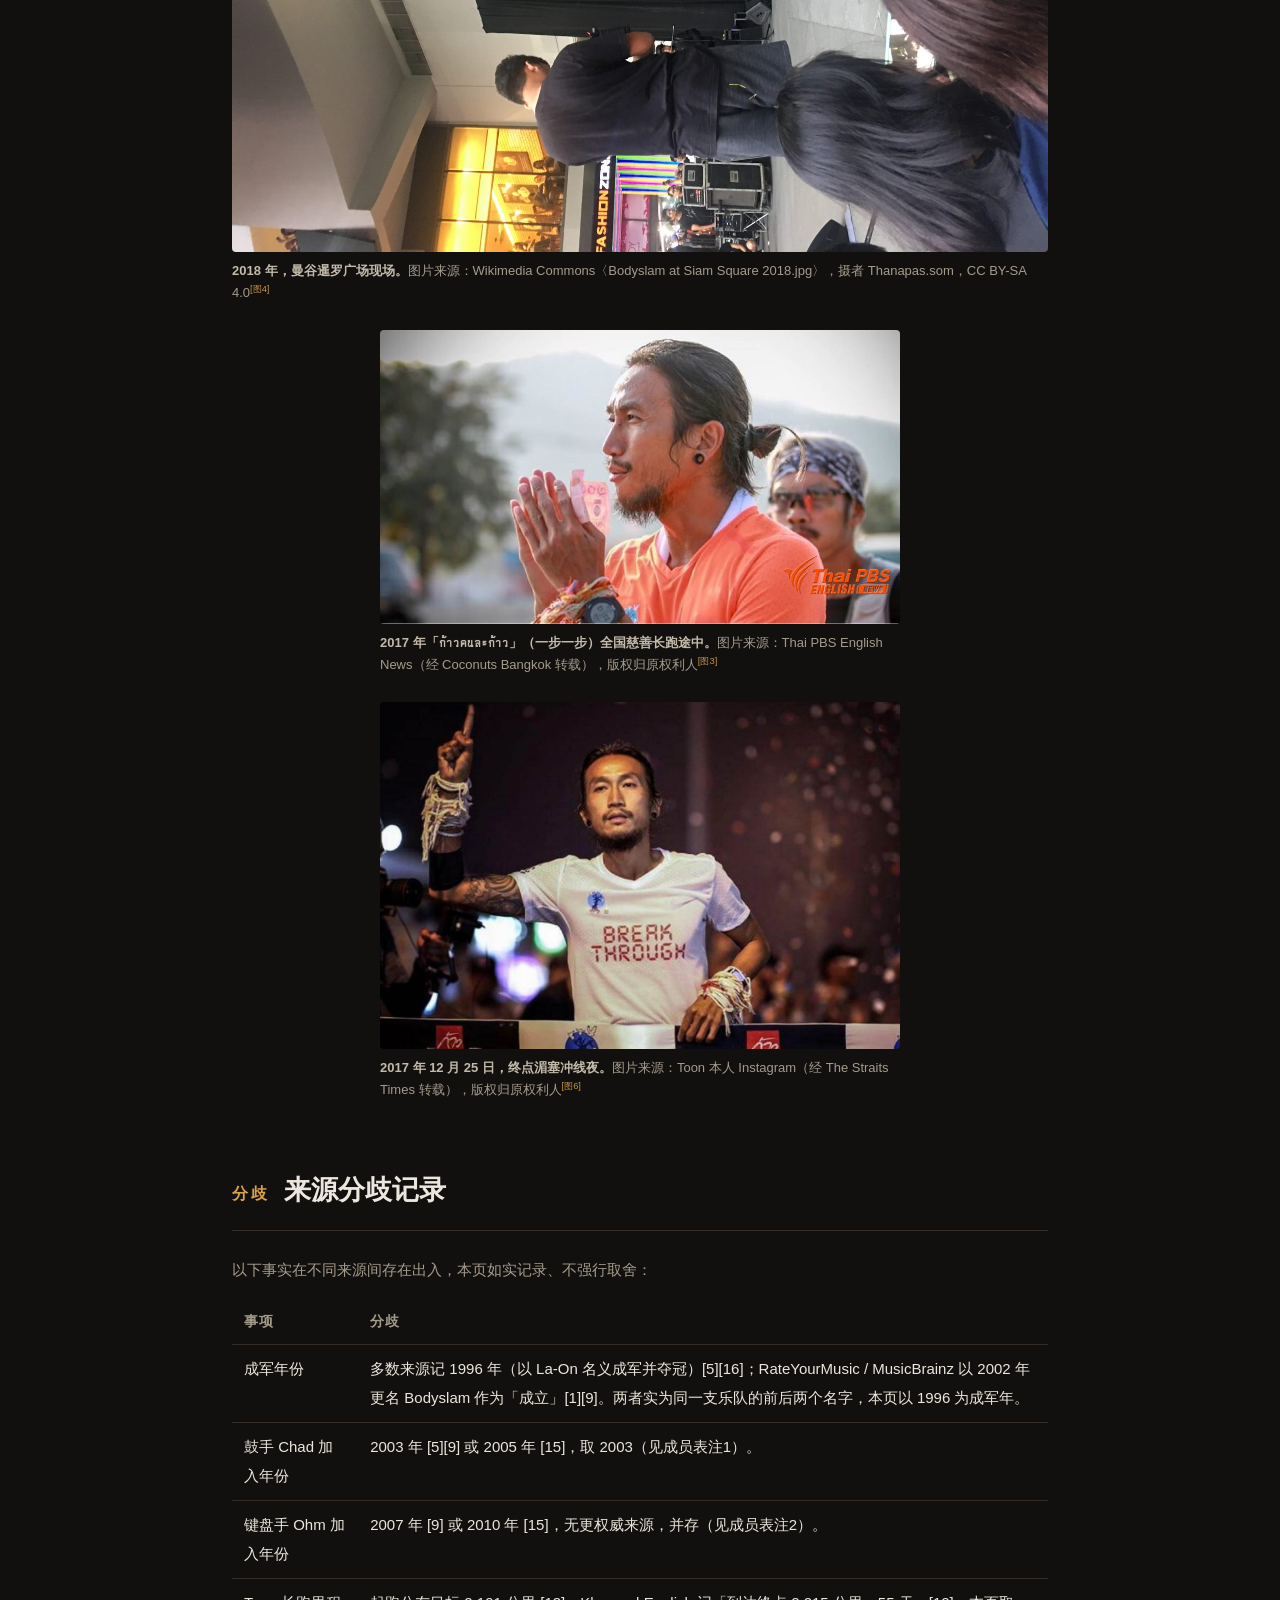
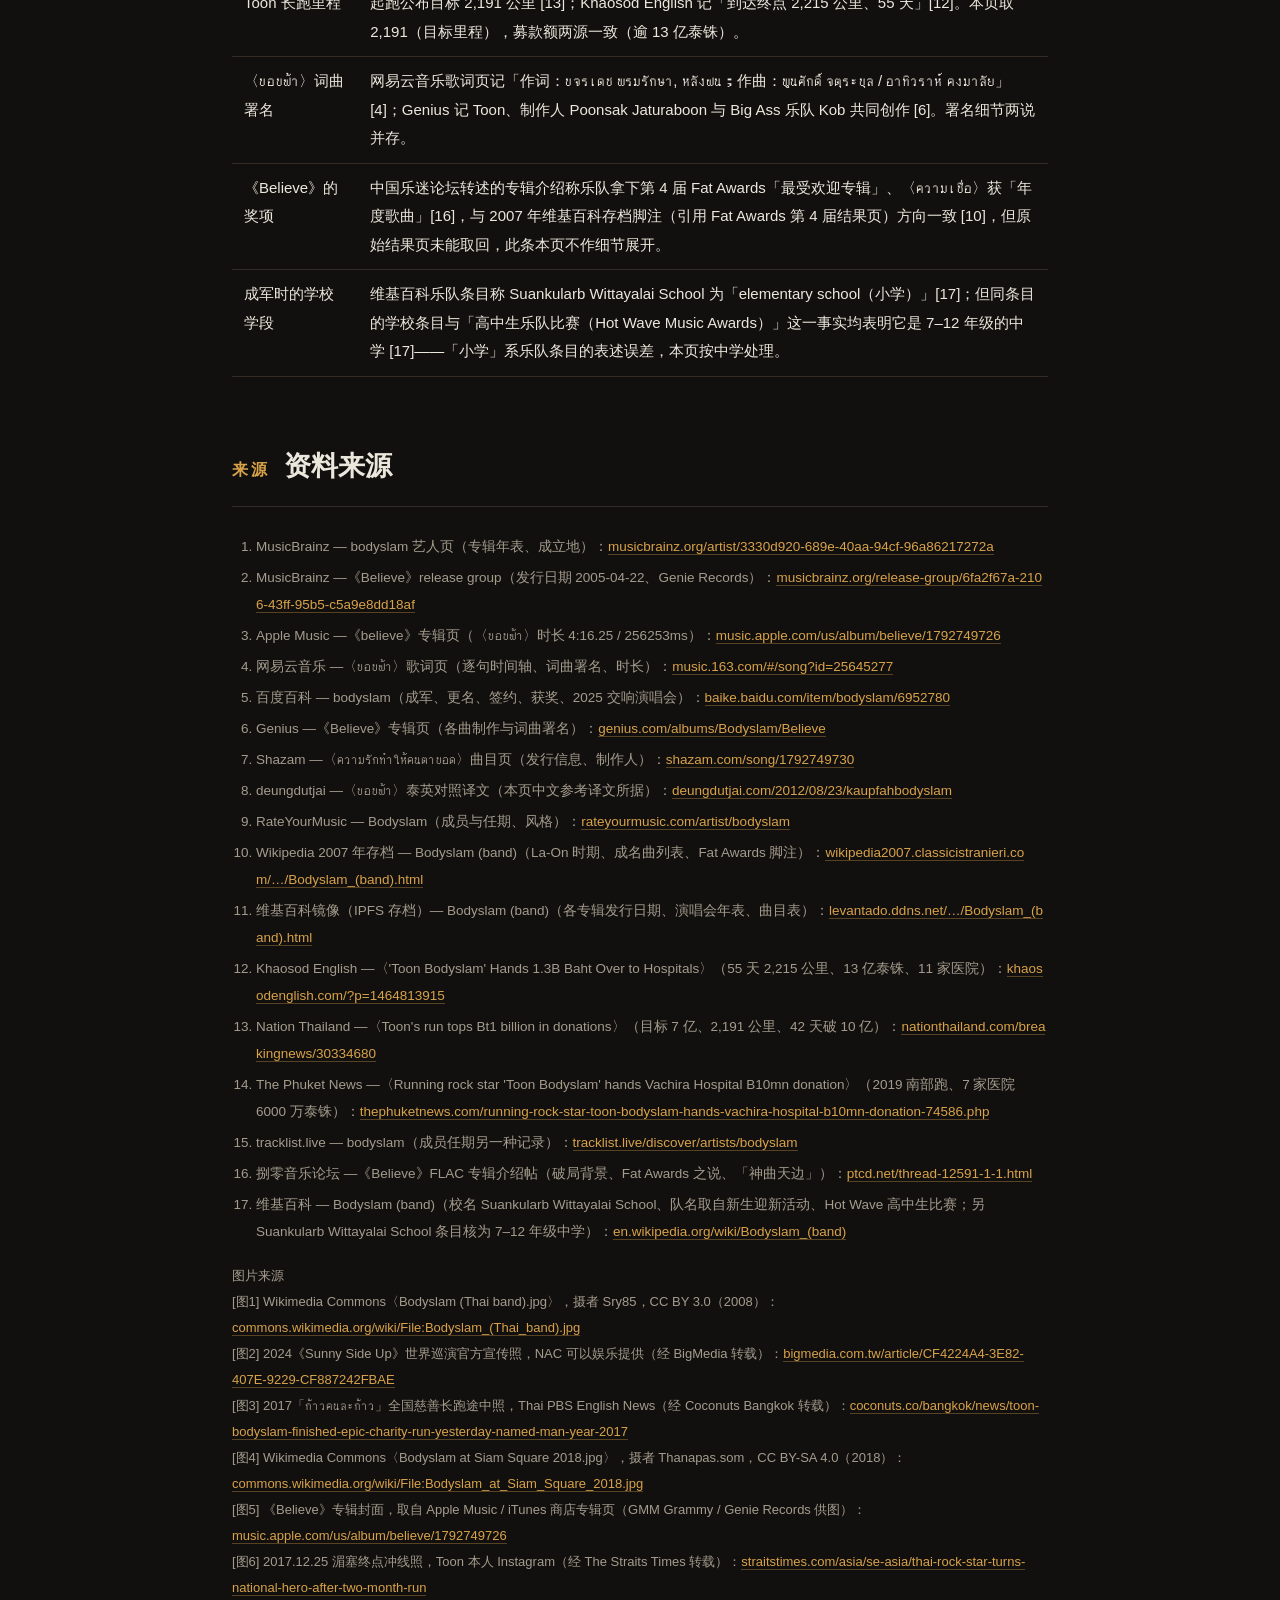
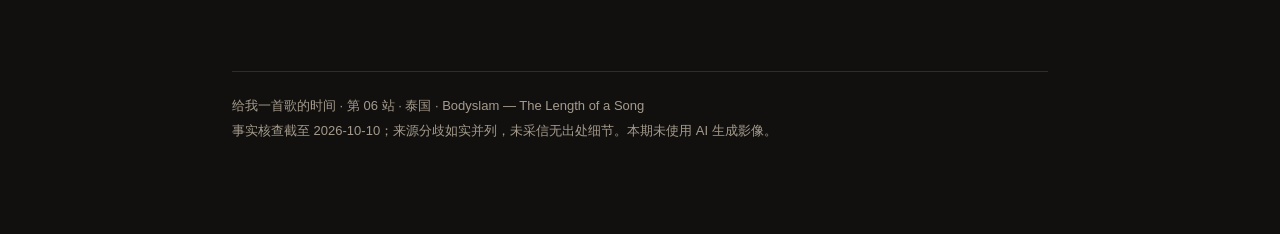
<file: 06-bodyslam.html>
<!DOCTYPE html>
<html lang="zh-CN">
<head>
<meta charset="UTF-8">
<meta name="viewport" content="width=device-width, initial-scale=1.0">
<title>给我一首歌的时间 06 · 泰国 — Bodyslam（บอดี้สแลม）</title>
<style>
  :root{
    --bg:#12100e; --panel:#1b1815; --line:#342c24; --ink:#ece7dd; --ink2:#a49b8d;
    --gold:#d8a24a; --blue:#c08a5a; --serif:"Songti SC","Noto Serif CJK SC",serif;
    --sans:"Hiragino Sans GB","PingFang SC",sans-serif;
  }
  *{box-sizing:border-box;margin:0;padding:0}
  body{background:var(--bg);color:var(--ink);font-family:var(--sans);line-height:1.9;font-size:17px}
  .wrap{max-width:860px;margin:0 auto;padding:0 22px 90px}
  a{color:var(--gold);text-decoration:none;border-bottom:1px solid rgba(216,162,74,.35)}
  a:hover{border-bottom-color:var(--gold)}
  sup{font-size:.72em;line-height:0}
  sup a{border:none;color:var(--gold);opacity:.9}

  .stop{display:flex;align-items:center;gap:14px;margin:44px 0 18px;color:var(--ink2);font-size:14px;letter-spacing:.12em}
  .stop .no{font-family:var(--serif);border:1px solid var(--line);padding:4px 12px;border-radius:3px}
  .stop .route{flex:1;height:1px;background:linear-gradient(90deg,var(--line),transparent)}
  h1{font-family:var(--serif);font-size:54px;line-height:1.25;font-weight:700;letter-spacing:.02em}
  h1 .en{display:block;font-size:24px;color:var(--blue);letter-spacing:.20em;margin-top:8px;font-weight:600}
  .meta{display:flex;flex-wrap:wrap;gap:10px 26px;margin:22px 0 0;color:var(--ink2);font-size:14.5px}
  .meta b{color:var(--ink);font-weight:600}
  .lede{font-family:var(--serif);font-size:20px;color:#ded8cd;border-left:3px solid var(--gold);padding:6px 0 6px 20px;margin:34px 0 10px;line-height:2}

  section{margin-top:64px}
  h2{font-family:var(--serif);font-size:27px;font-weight:700;margin-bottom:6px;display:flex;align-items:baseline;gap:14px}
  h2 .k{color:var(--gold);font-size:16px;letter-spacing:.18em;font-family:var(--sans);font-weight:600}
  .rule{height:1px;background:var(--line);margin:14px 0 26px}
  h3{font-size:18.5px;margin:30px 0 8px;color:var(--ink)}
  p{margin:12px 0;color:#d8d2c7}
  .muted{color:var(--ink2);font-size:14.5px}

  figure{margin:26px 0}
  figure img{width:100%;display:block;border-radius:4px}
  figure.half{max-width:520px;margin-left:auto;margin-right:auto}
  figcaption{font-size:13px;color:var(--ink2);margin-top:8px;line-height:1.7}
  figcaption b{color:#c3baab;font-weight:600}
  .row{display:flex;gap:16px;flex-wrap:wrap}
  .row figure{flex:1 1 260px;margin:20px 0 0}

  .panel{background:var(--panel);border:1px solid var(--line);border-radius:8px;padding:22px 24px;margin:22px 0}
  .fact{display:grid;grid-template-columns:120px 1fr;gap:6px 18px;font-size:15.5px}
  .fact dt{color:var(--ink2)}
  .fact dd{color:var(--ink)}

  table{width:100%;border-collapse:collapse;font-size:15px;margin:14px 0}
  th,td{text-align:left;padding:10px 12px;border-bottom:1px solid var(--line);vertical-align:top}
  th{color:var(--ink2);font-weight:600;font-size:13.5px;letter-spacing:.06em}
  td.yr{color:var(--gold);white-space:nowrap;font-variant-numeric:tabular-nums}

  .tl{list-style:none;margin:18px 0}
  .tl li{position:relative;padding:0 0 22px 118px;font-size:15.5px}
  .tl li::before{content:"";position:absolute;left:86px;top:11px;bottom:-2px;width:1px;background:var(--line)}
  .tl li:last-child::before{display:none}
  .tl .yr{position:absolute;left:0;top:1px;font-family:var(--serif);color:var(--gold);font-size:16px;letter-spacing:.03em}
  .tl b{color:var(--ink)}

  .song{background:linear-gradient(180deg,#191512,#141210);border:1px solid var(--line);border-radius:10px;padding:30px 30px 24px;margin-top:22px}
  .song .t{font-family:var(--serif);font-size:34px;font-weight:700}
  .song .t span{color:var(--gold)}
  .lyric{font-family:var(--serif);color:#efece4;font-size:19px;line-height:2.05;border-left:3px solid var(--gold);padding-left:20px;margin:24px 0}
  .lyric small{display:block;font-family:var(--sans);font-size:13px;color:var(--ink2);margin-top:14px}
  .recs{display:flex;gap:16px;flex-wrap:wrap}
  .rec{flex:1 1 300px;background:var(--panel);border:1px solid var(--line);border-radius:8px;padding:20px 22px}
  .rec .n{font-family:var(--serif);font-size:21px;font-weight:700}
  .rec .y{color:var(--gold);font-size:14px;margin-left:8px}
  .rec p{font-size:14.5px;margin-top:8px;color:#ccc6ba}

  .video-box{background:#000;border:1px solid var(--line);border-radius:10px;overflow:hidden;margin:20px 0}
  video{width:100%;display:block;aspect-ratio:16/9;background:#000}
  .note{background:rgba(216,162,74,.07);border:1px solid rgba(216,162,74,.3);border-radius:8px;padding:14px 18px;font-size:14.5px;color:#e3d3b6;margin:16px 0}
  .warn{background:rgba(192,138,90,.07);border:1px solid rgba(192,138,90,.3);border-radius:8px;padding:14px 18px;font-size:14.5px;color:#dcc9b2;margin:16px 0}

  ol.src{font-size:13.5px;color:var(--ink2);line-height:2;padding-left:24px}
  ol.src li{margin:4px 0}
  ol.src a{word-break:break-all}
  .credits{font-size:13px;color:var(--ink2);line-height:2}
  footer{margin-top:70px;padding-top:22px;border-top:1px solid var(--line);color:var(--ink2);font-size:13px}

  .site-bar{display:flex;align-items:baseline;justify-content:space-between;margin:0 0 10px;padding-top:34px}
  .site-bar .brand{font-family:var(--serif);font-size:18px;color:var(--ink);border:none;letter-spacing:.04em}
  .site-bar .brand em{font-style:normal;font-size:12px;color:#8A8377;margin-left:8px;letter-spacing:.12em}
  .site-bar .back{font-size:13px;color:#8A8377;border:none}
  .site-bar .back:hover{color:var(--gold)}
</style>
</head>
<body>
<div class="wrap">

  <div class="site-bar">
    <a class="brand" href="index.html">给我一首歌的时间<em>The Length of a Song</em></a>
    <a class="back" href="index.html">← 全部期数</a>
  </div>

  <div class="stop"><span class="no">第 06 站</span><span>亚洲 · 泰国 · 曼谷</span><span class="route"></span><span>给我一首歌的时间</span></div>

  <h1>Bodyslam<span class="en">บอดี้สแลม · 泰国摇滚 · 1996–今</span></h1>
  <div class="meta">
    <span><b>1996</b> 成军（时名 ละอ่อน La-On，泰语方言「小孩子」）<sup><a href="#src5">[5]</a><a href="#src10">[10]</a></sup></span>
    <span>泰国 · 曼谷</span>
    <span>另类摇滚 / 流行摇滚<sup><a href="#src9">[9]</a></sup></span>
    <span>歌词语言：泰语</span>
  </div>

  <p class="lede">六个还在读书的学生，把队名从方言里的「小孩子」改成职业摔角术语 Bodyslam（抱摔），然后在 2005 年用一首关于「送到半路就放手」的歌，唱遍了泰国的街头巷尾。<sup><a href="#src5">[5]</a></sup> 他们是泰国商业化最成功的摇滚乐队之一；主唱 Toon 后来干了一件和唱歌一样出名的事——用两只脚，从泰国最南端跑到最北端，为公立医院募了十几亿泰铢。<sup><a href="#src12">[12]</a><a href="#src13">[13]</a></sup></p>

  <figure>
    <img src="assets/bs_band_group.jpg" alt="Bodyslam 2008 年四人阵容合影">
    <figcaption><b>2008 年前后的四人阵容。</b>图片来源：Wikimedia Commons〈Bodyslam (Thai band).jpg〉，摄者 Sry85，CC BY 3.0<sup><a href="#img1">[图1]</a></sup></figcaption>
  </figure>

  <!-- ================= 档案 ================= -->
  <section id="profile">
    <h2><span class="k">档案</span>乐队速览</h2>
    <div class="rule"></div>
    <div class="panel">
      <dl class="fact">
        <dt>名字</dt><dd>Bodyslam（บอดี้สแลม），职业摔角里的「抱摔」动作。前身 ละอ่อน（La-On），泰北方言中意为「小孩子／年轻人」<sup><a href="#src5">[5]</a></sup></dd>
        <dt>成军</dt><dd>1996 年。六名学生组队，同年在 Hot Wave Music Awards 校园乐队比赛中夺冠，随后签约 Music Bugs 厂牌<sup><a href="#src5">[5]</a><a href="#src16">[16]</a></sup></dd>
        <dt>转折点</dt><dd>2002 年更名 Bodyslam 并缩编为三人；2003 年获 Channel V Thailand 年度最受欢迎乐队后，签入泰国最大唱片集团 GMM Grammy 旗下<sup><a href="#src5">[5]</a></sup></dd>
        <dt>破局之作</dt><dd>第三张专辑《Believe》（2005 年 4 月 22 日，Genie Records / GMM）。发行后乐队一跃成为 GMM 旗下头牌之一，开启大半个 2005 与 2006 年的全国巡演<sup><a href="#src2">[2]</a><a href="#src16">[16]</a></sup></dd>
        <dt>两个人</dt><dd>主唱 Toon（อาทิวราห์ คงมาลัย）与贝斯手 Pid（ธนดล ช้างเสวก）——从 1996 年创团至今一直在的两位<sup><a href="#src9">[9]</a></sup></dd>
        <dt>活动期</dt><dd>1996–今（乐队从未解散；期间仅有成员进出）<sup><a href="#src1">[1]</a></sup></dd>
        <dt>现场</dt><dd>两度在曼谷 Rajamangala 国家体育场开唱：2010.11.27（Live in Kraam）与 2019.2.9–10（BODYSLAM FEST Wi-Cha Tua Bao，带交响乐团编制）<sup><a href="#src1">[1]</a><a href="#src11">[11]</a></sup></dd>
      </dl>
    </div>
  </section>

  <!-- ================= 历史 ================= -->
  <section id="history">
    <h2><span class="k">历史</span>从「小孩子」到国民乐队</h2>
    <div class="rule"></div>

    <ul class="tl">
      <li><span class="yr">1996</span>主唱 Toon 等六名学生在曼谷的 Suankularb Wittayalai School（泰文 สวนกุหลาบวิทยาลัย，中文「玫瑰园中学」，1882 年创校的公立男校）以 ละอ่อน（La-On，泰北方言「小孩子」）为名成军——队名取自该校新生迎新活动的名字。<sup><a href="#src17">[17]</a></sup>同年拿下 Hot Wave Music Awards 高中生乐队比赛冠军，签约 Music Bugs 唱片。<sup><a href="#src5">[5]</a><a href="#src16">[16]</a></sup></li>
      <li><span class="yr">1997</span>发行首张同名专辑，主打〈ได้หรือเปล่า〉（Dai Rue Plao，「行不行」）。<sup><a href="#src10">[10]</a></sup></li>
      <li><span class="yr">2002</span>更名 Bodyslam，成员由六人精简为三人（Toon、Pid、吉他手 Pao）；7 月 9 日发行专辑〈Bodyslam〉，音乐转向更重的摇滚。<sup><a href="#src5">[5]</a><a href="#src11">[11]</a><a href="#src9">[9]</a></sup></li>
      <li><span class="yr">2003</span>获 Channel V Thailand 年度最受欢迎乐队奖，签入 GMM Grammy；鼓手 Chad 加入，成为四人阵容。<sup><a href="#src5">[5]</a><a href="#src9">[9]</a></sup></li>
      <li><span class="yr">2005</span><b>4 月 22 日《Believe》发行</b>——乐队的破局之作。<sup><a href="#src2">[2]</a><a href="#src16">[16]</a></sup> 专辑里的〈ขอบฟ้า〉（天边）成为泰国街头巷尾传唱的经典；〈ความเชื่อ〉（信念）请来泰国「为生而歌」前辈、Carabao 主唱 Aed 客声——两代泰国摇滚同框。<sup><a href="#src5">[5]</a><a href="#src6">[6]</a></sup></li>
      <li><span class="yr">2007</span>《Save My Life》发行；翌年获泰国 Season Awards 最佳摇滚团体、最佳摇滚专辑、最佳摇滚歌曲（〈ยาพิษ〉）三项大奖。<sup><a href="#src1">[1]</a><a href="#src11">[11]</a></sup></li>
      <li><span class="yr">2010</span>《คราม》（Kraam，「靛蓝」）发行；同年 11 月 27 日在 Rajamangala 国家体育场举办「Live in Kraam」演唱会，65,000 人，创下泰国乐队演唱会规模纪录。<sup><a href="#src1">[1]</a><a href="#src11">[11]</a></sup> 同年电影《初恋这件小事》选用乐队 2002 年的旧作〈สักวันฉันจะดีพอ〉（总有一天我会够好）作主题曲，让这首八年前的歌再度翻红。<sup><a href="#src5">[5]</a><a href="#src10">[10]</a></sup></li>
      <li><span class="yr">2017</span>主唱 Toon 发起「ก้าวคนละก้าว」（Kaokonlakao，一步一步）慈善长跑：11 月 1 日从泰国最南端的勿洞出发，跑往最北端的湄塞，2,191 公里、55 天，最终募款超过 13 亿泰铢，捐给 11 家公立医院。<sup><a href="#src12">[12]</a><a href="#src13">[13]</a></sup></li>
      <li><span class="yr">2019</span>2 月 9–10 日，BODYSLAM FEST「วิชาตัวเบา」（Wi-Cha Tua Bao）在 Rajamangala 国家体育场连开两晚，编制带上交响乐团；同名专辑同年发行。<sup><a href="#src1">[1]</a></sup></li>
      <li><span class="yr">2024</span>《Sunny Side Up》（6 月 6 日）发行，与 Jeff Satur、F.HERO 等后辈合作。<sup><a href="#src1">[1]</a><a href="#src11">[11]</a></sup></li>
      <li><span class="yr">2025</span>宣布「Power of The B-Side」交响演唱会，演出收益捐赠教育基金。<sup><a href="#src5">[5]</a></sup></li>
    </ul>
  </section>

  <!-- ================= 成员 ================= -->
  <section id="members">
    <h2><span class="k">成员</span>谁在乐队里</h2>
    <div class="rule"></div>

    <figure class="half">
      <img src="assets/bs_band_sunnyside2024.jpg" alt="Bodyslam 2024 年《Sunny Side Up》世界巡演官方宣传照（五人阵容）">
      <figcaption><b>2024 年《Sunny Side Up》世界巡演官方宣传照。</b>左起：Pid、Ohm、Toon、Yod、Chad（媒体图说作 Shut）。图片来源：NAC 可以娱乐提供，经 BigMedia 转载，版权归原权利人<sup><a href="#img2">[图2]</a></sup></figcaption>
    </figure>

    <table>
      <tr><th>成员</th><th>分工</th><th>在队时间</th></tr>
      <tr><td>อาทิวราห์ คงมาลัย<br><span class="muted">Artiwara "Toon" Kongmalai</span></td><td>主唱 / 吉他</td><td class="yr">1996–今（创团成员）</td></tr>
      <tr><td>ธนดล ช้างเสวก<br><span class="muted">Thanadol "Pid" Changsawek</span></td><td>贝斯 / 和声</td><td class="yr">1996–今（创团成员）</td></tr>
      <tr><td>สุชัฒติ จั่นอี๊ด<br><span class="muted">Suchatti "Chad" Janed</span></td><td>鼓</td><td class="yr">2003–今<sup><a href="#fn1">注1</a></sup></td></tr>
      <tr><td>ธนชัย ตันตระกูล<br><span class="muted">Thanachai "Yod" Tantrakul</span></td><td>吉他</td><td class="yr">2005–今</td></tr>
      <tr><td>โอม เปล่งขำ<br><span class="muted">Ohm Plengkhum</span></td><td>键盘 / 和声</td><td class="yr">2007 或 2010–今<sup><a href="#fn2">注2</a></sup></td></tr>
      <tr><td>รัฐพล พรรณเชษฐ์<br><span class="muted">Ratthapol "Pao" Pannachet</span></td><td>吉他 / 和声</td><td class="yr">2002–2005（离队）</td></tr>
    </table>
    <p class="muted" id="fn1">注1：Chad 的加入年份，百度百科记 2003 年（「签约 GMM 同时吸收一名新成员变为 4 人」）[5]，RateYourMusic 记 2003 年起 [9]，tracklist.live 记 2005 年 [15]——本页取 2003（两源一致，且与更名后四人阵容的时间线吻合）。</p>
    <p class="muted" id="fn2">注2：键盘手 Ohm 的加入年份，RateYourMusic 记 2007 年 [9]，tracklist.live 记 2010 年 [15]，暂无更权威来源裁决，如实并存。</p>
    <p class="muted">1996–2002 的 La-On 时期为六人编制，2002 年更名时精简为三人 [5][16]；此后经 2003（Chad）、2005（Yod）两次增员，形成沿用至今的五人阵容（Pao 于 2005 年离队）[9]。</p>
  </section>

  <!-- ================= 经典歌曲 ================= -->
  <section id="song">
    <h2><span class="k">经典</span>那一首歌：〈ขอบฟ้า〉（天边）</h2>
    <div class="rule"></div>

    <div class="song">
      <div class="t">〈ขอบฟ้า〉<span>天边 · Horizon</span></div>
      <p class="muted" style="margin-top:6px">收录于《Believe》，2005 年 4 月 22 日发行 · 时长 4:16.25 · 制作：Poonsak Jaturaboon<sup><a href="#src3">[3]</a><a href="#src4">[4]</a><a href="#src6">[6]</a></sup></p>
    </div>

    <div class="note">「最经典」无权威榜单结论，本页选择为编辑判断。各来源点名的代表曲还有〈ความรักทำให้คนตาบอด〉（爱情使人盲目）、〈ความเชื่อ〉（信念）等；其中〈ขอบฟ้า〉被百度百科明确写作「泰国街头巷尾纷纷传唱的经典歌曲」[5]，也被中国乐迷论坛称为这张专辑里的「神曲天边」[16]，是乐队早期名声的顶点。</div>

    <h3>歌里发生了一件事：他把人送到半路</h3>
    <p>〈ขอบฟ้า〉直译是「天空的边缘」，也就是地平线——一个你永远走不到的地方。整首歌就架在这个意象上：两个人曾经一起梦想着走到天边，但走到半路，她遇到了「更好的人」。副歌的第一句把这件事一次说完——<b>「天边终究要变成他，带你去往我们梦想过的一切」</b>。<sup><a href="#src4">[4]</a><a href="#src8">[8]</a></sup></p>
    <p>这不是一首控诉的歌。叙述者从头到尾没有怨：他说「你要走，我拦不住」「无论多痛我都会忍」，然后是整首歌最重的一句——<b>「送你只能送到半路」</b>（มาส่งเธอได้แค่ครึ่งทาง）。放手被写成了一个地理动作：他能陪她走的路，到半路为止；剩下的路，是她的，也是别人的。结尾他把全部让渡归结成一个字，反复念了两次：ยอม——「我愿意」。<sup><a href="#src4">[4]</a><a href="#src8">[8]</a></sup></p>

    <h3>它为什么成立</h3>
    <p>从网易云逐句时间轴可以看清这首歌的呼吸方式：开头只给两句——「只能转头望向天边尽头」「可惜我们终究到不了地平线」——随后是近二十秒没有歌词的乐器段落，乐队才正式进来。整首歌以「望」开场，先给画面、再给叙事，副歌里那个从未出现的「天边」才落成具体的告别。<sup><a href="#src4">[4]</a></sup></p>
    <p>它出现在乐队最需要这样一首歌的时刻。《Believe》是 Bodyslam 签入 GMM 之后的第三张录音室专辑，发行后乐队一跃成为泰国头牌摇滚乐队、开启了大半个 2005 年的全国巡演<sup><a href="#src16">[16]</a></sup>；一张需要走向全国的专辑，收一首旋律最顺、歌词最不设门槛的告别曲做支柱，是再自然不过的编法。同时期的〈ความรักทำให้คนตาบอด〉讲「爱让人盲目」，情绪更拧巴；〈ขอบฟ้า〉则把痛苦收进克制里——先认输，再祝她幸福。这种「体面地心碎」，让它成了卡带与 KTV 时代之后、真正在流媒体时代也留得下来的那一首。</p>
    <p class="muted">说明：本页未逐项核实录音细节（调性、和声进行、录音室配置等暂无可靠中文/英文来源），以上赏析建立在歌词文本、逐句时间轴与专辑背景之上，未作声音层面的断言。</p>
  </section>

  <!-- ================= 歌词 ================= -->
  <section id="lyrics">
    <h2><span class="k">歌词</span>副歌选段</h2>
    <div class="rule"></div>

    <div class="lyric">
      ขอบฟ้าต้องกลายเป็นเขาที่พาไป ทุกสิ่งที่ฝันกันเอาไว้<br>
      天边终究要变成他，带你去往我们梦想过的一切<br><br>
      จบแล้วไม่เหลือสักอย่าง ฉันทำได้เพียงแค่เท่านี้<br>
      结束了，什么都不剩，我能做到的只有这些<br><br>
      มาส่งเธอได้แค่ครึ่งทาง ก็คงต้องยอมรับมัน<br>
      送你只能送到半路，也只能接受<br><br>
      จะเจ็บเท่าไหร่ฉันก็จะทน เมื่อเธอจะไปฉันห้ามไม่ได้<br>
      无论多痛我都会忍，你要走，我拦不住<br><br>
      จะเจ็บเท่าไหร่ฉันก็จะยอม ให้เธอมีวันที่ดีข้างหน้า<br>
      无论多痛我都愿意，换你往后的好日子
      <small>泰文原文据网易云音乐歌词页 [4]；中文为参考译文（据 deungdutjai 英译转译，非官方译文，译者见资料来源 [8]）。网易云音乐暂无此歌官方中文翻译。</small>
    </div>
  </section>

  <!-- ================= 延伸 ================= -->
  <section id="more">
    <h2><span class="k">延伸</span>再听两首</h2>
    <div class="rule"></div>
    <div class="recs">
      <div class="rec">
        <div class="n">〈ความรักทำให้คนตาบอด〉<span class="y">2005</span></div>
        <p>《Believe》里的另一首国民金曲——「爱情使人盲目」。如果说〈ขอบฟ้า〉是放手后的克制，这首是明知无望仍不肯收心的独白，副歌更直给，也是乐队在流媒体时代最常被点播的旧作之一。<sup><a href="#src7">[7]</a></sup></p>
      </div>
      <div class="rec">
        <div class="n">〈คิดฮอด〉<span class="y">2010</span></div>
        <p>《คราม》专辑中与伊善民谣歌后 Siriporn Ampaipong 的合作——把泰国东北部的民谣声腔织进摇滚，听得见这支乐队如何让「泰国的声音」长在摇滚乐里，而不是套在英语摇滚的模子里。<sup><a href="#src11">[11]</a></sup></p>
      </div>
    </div>
  </section>

  <!-- ================= 短片 ================= -->
  <section id="film">
    <h2><span class="k">短片</span>与〈ขอบฟ้า〉等长</h2>
    <div class="rule"></div>
    <p>本期资料短片与〈ขอบฟ้า〉全曲等长（4:16.25，以 Apple Music / 网易云一致标注的时长为准<sup><a href="#src3">[3]</a><a href="#src4">[4]</a></sup>），用乐队真实史料画面——2008 年四人合影、主唱肖像、专辑封面、现场照片——把这一站装进一首歌的时间里。配音版正片待解说稿定稿后合成；无声版资料短片成片后在本页上线。</p>
    <figure>
      <img src="assets/bs_cover_believe.jpg" alt="Bodyslam《Believe》专辑封面（2005）">
      <figcaption><b>《Believe》专辑封面（2005）。</b>图片来源：Apple Music / iTunes 商店专辑页（GMM Grammy / Genie Records 供图），版权归原权利人<sup><a href="#img5">[图5]</a></sup></figcaption>
    </figure>
    <figure>
      <img src="assets/bs_siamsquare2018.jpg" alt="Bodyslam 2018 年曼谷暹罗广场现场">
      <figcaption><b>2018 年，曼谷暹罗广场现场。</b>图片来源：Wikimedia Commons〈Bodyslam at Siam Square 2018.jpg〉，摄者 Thanapas.som，CC BY-SA 4.0<sup><a href="#img4">[图4]</a></sup></figcaption>
    </figure>
    <figure class="half">
      <img src="assets/bs_toon_run2017.jpg" alt="2017 年「一步一步」全国慈善长跑途中的 Toon">
      <figcaption><b>2017 年「ก้าวคนละก้าว」（一步一步）全国慈善长跑途中。</b>图片来源：Thai PBS English News（经 Coconuts Bangkok 转载），版权归原权利人<sup><a href="#img3">[图3]</a></sup></figcaption>
    </figure>
    <figure class="half">
      <img src="assets/bs_toon_finish2017.jpg" alt="2017 年 12 月 25 日长跑终点湄塞冲线夜">
      <figcaption><b>2017 年 12 月 25 日，终点湄塞冲线夜。</b>图片来源：Toon 本人 Instagram（经 The Straits Times 转载），版权归原权利人<sup><a href="#img6">[图6]</a></sup></figcaption>
    </figure>
  </section>

  <!-- ================= 来源分歧 ================= -->
  <section id="disputes">
    <h2><span class="k">分歧</span>来源分歧记录</h2>
    <div class="rule"></div>
    <p class="muted">以下事实在不同来源间存在出入，本页如实记录、不强行取舍：</p>
    <table>
      <tr><th>事项</th><th>分歧</th></tr>
      <tr><td>成军年份</td><td>多数来源记 1996 年（以 La-On 名义成军并夺冠）[5][16]；RateYourMusic / MusicBrainz 以 2002 年更名 Bodyslam 作为「成立」[1][9]。两者实为同一支乐队的前后两个名字，本页以 1996 为成军年。</td></tr>
      <tr><td>鼓手 Chad 加入年份</td><td>2003 年 [5][9] 或 2005 年 [15]，取 2003（见成员表注1）。</td></tr>
      <tr><td>键盘手 Ohm 加入年份</td><td>2007 年 [9] 或 2010 年 [15]，无更权威来源，并存（见成员表注2）。</td></tr>
      <tr><td>Toon 长跑里程</td><td>起跑公布目标 2,191 公里 [13]；Khaosod English 记「到达终点 2,215 公里、55 天」[12]。本页取 2,191（目标里程），募款额两源一致（逾 13 亿泰铢）。</td></tr>
      <tr><td>〈ขอบฟ้า〉词曲署名</td><td>网易云音乐歌词页记「作词：ขจรเดช พรมรักษา, หลังฝน；作曲：พูนศักดิ์ จตุระบุล / อาทิวราห์ คงมาลัย」[4]；Genius 记 Toon、制作人 Poonsak Jaturaboon 与 Big Ass 乐队 Kob 共同创作 [6]。署名细节两说并存。</td></tr>
      <tr><td>《Believe》的奖项</td><td>中国乐迷论坛转述的专辑介绍称乐队拿下第 4 届 Fat Awards「最受欢迎专辑」、〈ความเชื่อ〉获「年度歌曲」[16]，与 2007 年维基百科存档脚注（引用 Fat Awards 第 4 届结果页）方向一致 [10]，但原始结果页未能取回，此条本页不作细节展开。</td></tr>
      <tr><td>成军时的学校学段</td><td>维基百科乐队条目称 Suankularb Wittayalai School 为「elementary school（小学）」[17]；但同条目的学校条目与「高中生乐队比赛（Hot Wave Music Awards）」这一事实均表明它是 7–12 年级的中学 [17]——「小学」系乐队条目的表述误差，本页按中学处理。</td></tr>
    </table>
  </section>

  <!-- ================= 资料来源 ================= -->
  <section id="sources">
    <h2><span class="k">来源</span>资料来源</h2>
    <div class="rule"></div>
    <ol class="src">
      <li id="src1">MusicBrainz — bodyslam 艺人页（专辑年表、成立地）：<a href="https://musicbrainz.org/artist/3330d920-689e-40aa-94cf-96a86217272a">musicbrainz.org/artist/3330d920-689e-40aa-94cf-96a86217272a</a></li>
      <li id="src2">MusicBrainz —《Believe》release group（发行日期 2005-04-22、Genie Records）：<a href="https://musicbrainz.org/release-group/6fa2f67a-2106-43ff-95b5-c5a9e8dd18af">musicbrainz.org/release-group/6fa2f67a-2106-43ff-95b5-c5a9e8dd18af</a></li>
      <li id="src3">Apple Music —《believe》专辑页（〈ขอบฟ้า〉时长 4:16.25 / 256253ms）：<a href="https://music.apple.com/us/album/believe/1792749726">music.apple.com/us/album/believe/1792749726</a></li>
      <li id="src4">网易云音乐 —〈ขอบฟ้า〉歌词页（逐句时间轴、词曲署名、时长）：<a href="https://music.163.com/#/song?id=25645277">music.163.com/#/song?id=25645277</a></li>
      <li id="src5">百度百科 — bodyslam（成军、更名、签约、获奖、2025 交响演唱会）：<a href="https://baike.baidu.com/item/bodyslam/6952780">baike.baidu.com/item/bodyslam/6952780</a></li>
      <li id="src6">Genius —《Believe》专辑页（各曲制作与词曲署名）：<a href="https://genius.com/albums/Bodyslam/Believe">genius.com/albums/Bodyslam/Believe</a></li>
      <li id="src7">Shazam —〈ความรักทำให้คนตาบอด〉曲目页（发行信息、制作人）：<a href="https://www.shazam.com/song/1792749730/%E0%B8%84%E0%B8%A7%E0%B8%B2%E0%B8%A1%E0%B8%A3%E0%B8%B1%E0%B8%81%E0%B8%97%E0%B8%B3%E0%B9%83%E0%B8%AB%E0%B9%89%E0%B8%84%E0%B8%99%E0%B8%95%E0%B8%B2%E0%B8%9A%E0%B8%AD%E0%B8%94">shazam.com/song/1792749730</a></li>
      <li id="src8">deungdutjai —〈ขอบฟ้า〉泰英对照译文（本页中文参考译文所据）：<a href="https://deungdutjai.com/2012/08/23/kaupfahbodyslam">deungdutjai.com/2012/08/23/kaupfahbodyslam</a></li>
      <li id="src9">RateYourMusic — Bodyslam（成员与任期、风格）：<a href="https://rateyourmusic.com/artist/bodyslam">rateyourmusic.com/artist/bodyslam</a></li>
      <li id="src10">Wikipedia 2007 年存档 — Bodyslam (band)（La-On 时期、成名曲列表、Fat Awards 脚注）：<a href="https://wikipedia2007.classicistranieri.com/en/b/o/d/Bodyslam_%28band%29.html">wikipedia2007.classicistranieri.com/…/Bodyslam_(band).html</a></li>
      <li id="src11">维基百科镜像（IPFS 存档）— Bodyslam (band)（各专辑发行日期、演唱会年表、曲目表）：<a href="https://levantado.ddns.net/ipfs/QmXoypizjW3WknFiJnKLwHCnL72vedxjQkDDP1mXWo6uco/wiki/Bodyslam_(band).html">levantado.ddns.net/…/Bodyslam_(band).html</a></li>
      <li id="src12">Khaosod English —〈'Toon Bodyslam' Hands 1.3B Baht Over to Hospitals〉（55 天 2,215 公里、13 亿泰铢、11 家医院）：<a href="https://www.khaosodenglish.com/?p=1464813915">khaosodenglish.com/?p=1464813915</a></li>
      <li id="src13">Nation Thailand —〈Toon's run tops Bt1 billion in donations〉（目标 7 亿、2,191 公里、42 天破 10 亿）：<a href="https://www.nationthailand.com/breakingnews/30334680">nationthailand.com/breakingnews/30334680</a></li>
      <li id="src14">The Phuket News —〈Running rock star 'Toon Bodyslam' hands Vachira Hospital B10mn donation〉（2019 南部跑、7 家医院 6000 万泰铢）：<a href="https://www.thephuketnews.com/running-rock-star-toon-bodyslam-hands-vachira-hospital-b10mn-donation-74586.php">thephuketnews.com/running-rock-star-toon-bodyslam-hands-vachira-hospital-b10mn-donation-74586.php</a></li>
      <li id="src15">tracklist.live — bodyslam（成员任期另一种记录）：<a href="https://tracklist.live/discover/artists/bodyslam">tracklist.live/discover/artists/bodyslam</a></li>
      <li id="src16">捌零音乐论坛 —《Believe》FLAC 专辑介绍帖（破局背景、Fat Awards 之说、「神曲天边」）：<a href="https://www.ptcd.net/thread-12591-1-1.html">ptcd.net/thread-12591-1-1.html</a></li>
      <li id="src17">维基百科 — Bodyslam (band)（校名 Suankularb Wittayalai School、队名取自新生迎新活动、Hot Wave 高中生比赛；另 Suankularb Wittayalai School 条目核为 7–12 年级中学）：<a href="https://en.wikipedia.org/wiki/Bodyslam_(band)">en.wikipedia.org/wiki/Bodyslam_(band)</a></li>
    </ol>
    <p class="credits" style="margin-top:18px">图片来源<br>
      [图1] <span id="img1">Wikimedia Commons〈Bodyslam (Thai band).jpg〉，摄者 Sry85，CC BY 3.0（2008）：<a href="https://commons.wikimedia.org/wiki/File:Bodyslam_(Thai_band).jpg">commons.wikimedia.org/wiki/File:Bodyslam_(Thai_band).jpg</a></span><br>
      [图2] <span id="img2">2024《Sunny Side Up》世界巡演官方宣传照，NAC 可以娱乐提供（经 BigMedia 转载）：<a href="https://www.bigmedia.com.tw/article/CF4224A4-3E82-407E-9229-CF887242FBAE">bigmedia.com.tw/article/CF4224A4-3E82-407E-9229-CF887242FBAE</a></span><br>
      [图3] <span id="img3">2017「ก้าวคนละก้าว」全国慈善长跑途中照，Thai PBS English News（经 Coconuts Bangkok 转载）：<a href="https://coconuts.co/bangkok/news/toon-bodyslam-finished-epic-charity-run-yesterday-named-man-year-2017">coconuts.co/bangkok/news/toon-bodyslam-finished-epic-charity-run-yesterday-named-man-year-2017</a></span><br>
      [图4] <span id="img4">Wikimedia Commons〈Bodyslam at Siam Square 2018.jpg〉，摄者 Thanapas.som，CC BY-SA 4.0（2018）：<a href="https://commons.wikimedia.org/wiki/File:Bodyslam_at_Siam_Square_2018.jpg">commons.wikimedia.org/wiki/File:Bodyslam_at_Siam_Square_2018.jpg</a></span><br>
      [图5] <span id="img5">《Believe》专辑封面，取自 Apple Music / iTunes 商店专辑页（GMM Grammy / Genie Records 供图）：<a href="https://music.apple.com/us/album/believe/1792749726">music.apple.com/us/album/believe/1792749726</a></span><br>
      [图6] <span id="img6">2017.12.25 湄塞终点冲线照，Toon 本人 Instagram（经 The Straits Times 转载）：<a href="https://www.straitstimes.com/asia/se-asia/thai-rock-star-turns-national-hero-after-two-month-run">straitstimes.com/asia/se-asia/thai-rock-star-turns-national-hero-after-two-month-run</a></span>
    </p>
  </section>

  <footer>
    给我一首歌的时间 · 第 06 站 · 泰国 · Bodyslam — The Length of a Song<br>
    事实核查截至 2026-10-10；来源分歧如实并列，未采信无出处细节。本期未使用 AI 生成影像。
  </footer>

</div>
</body>
</html>
</file>
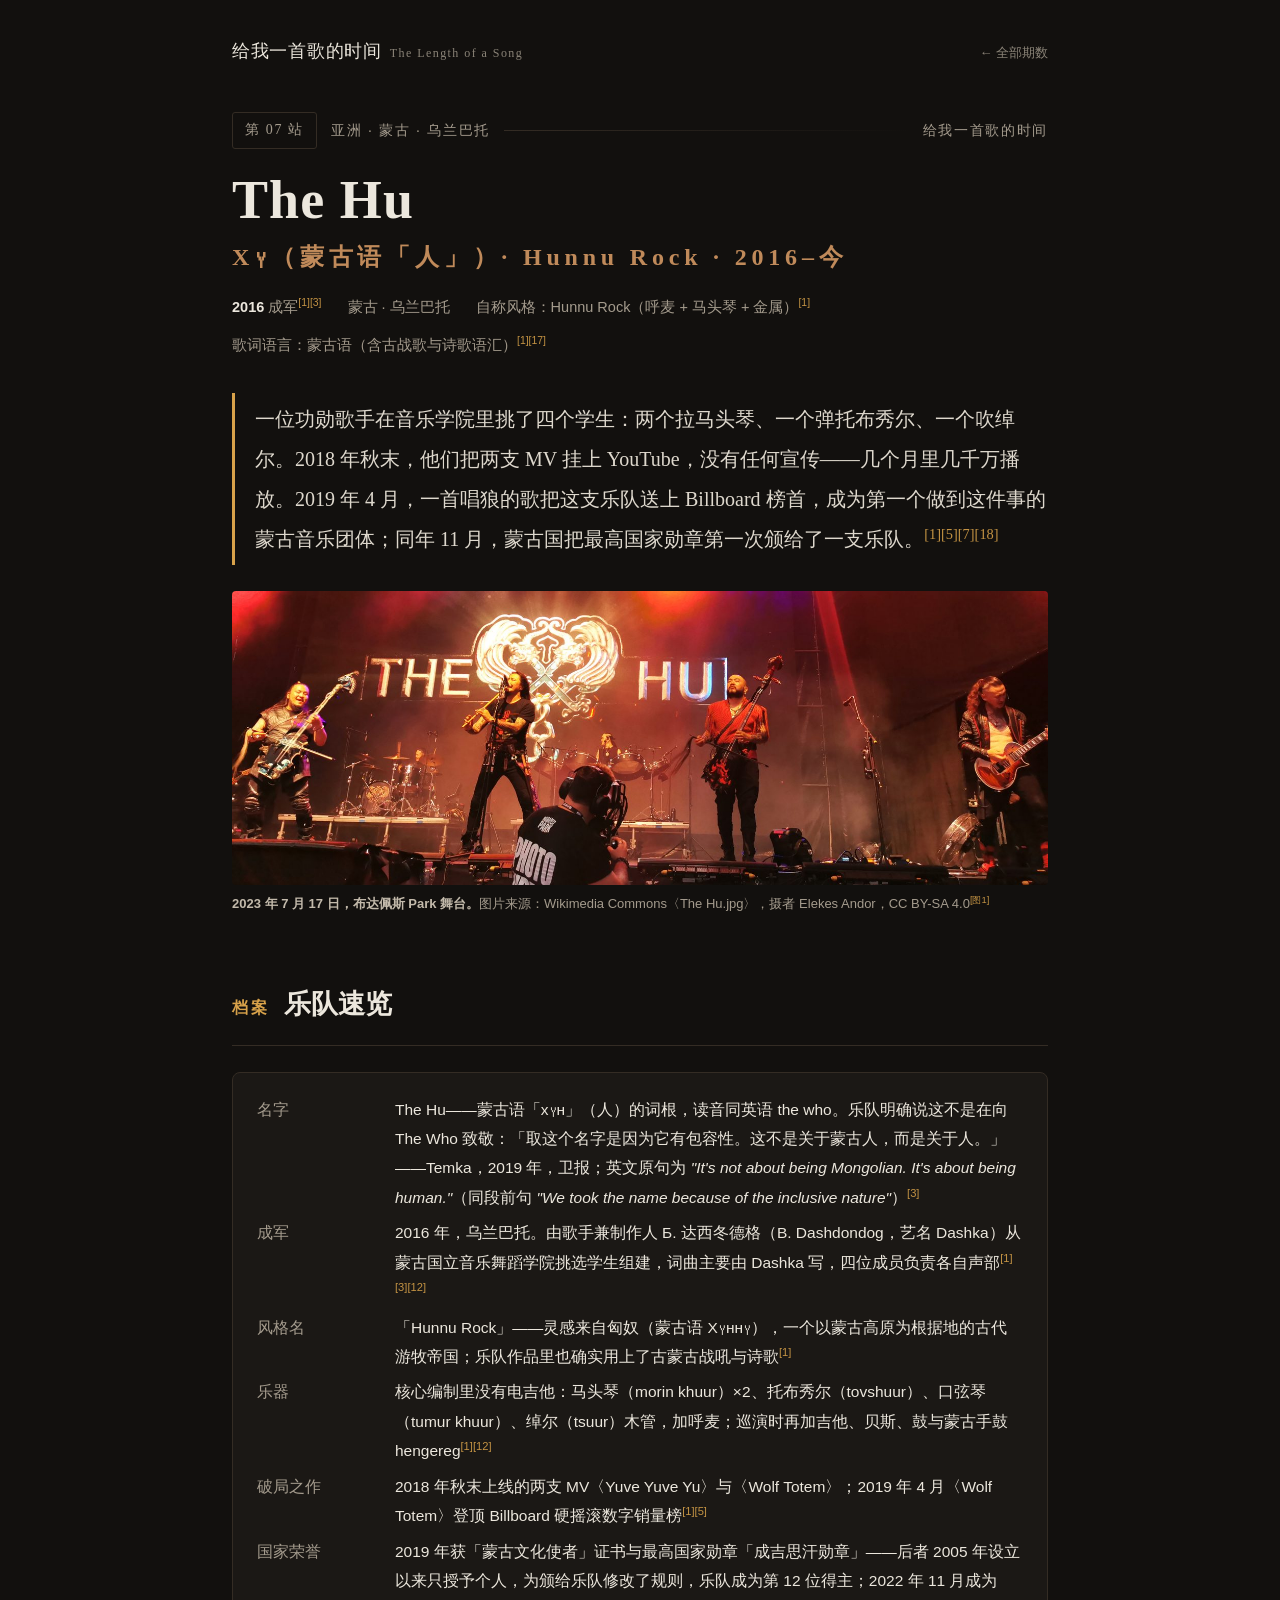
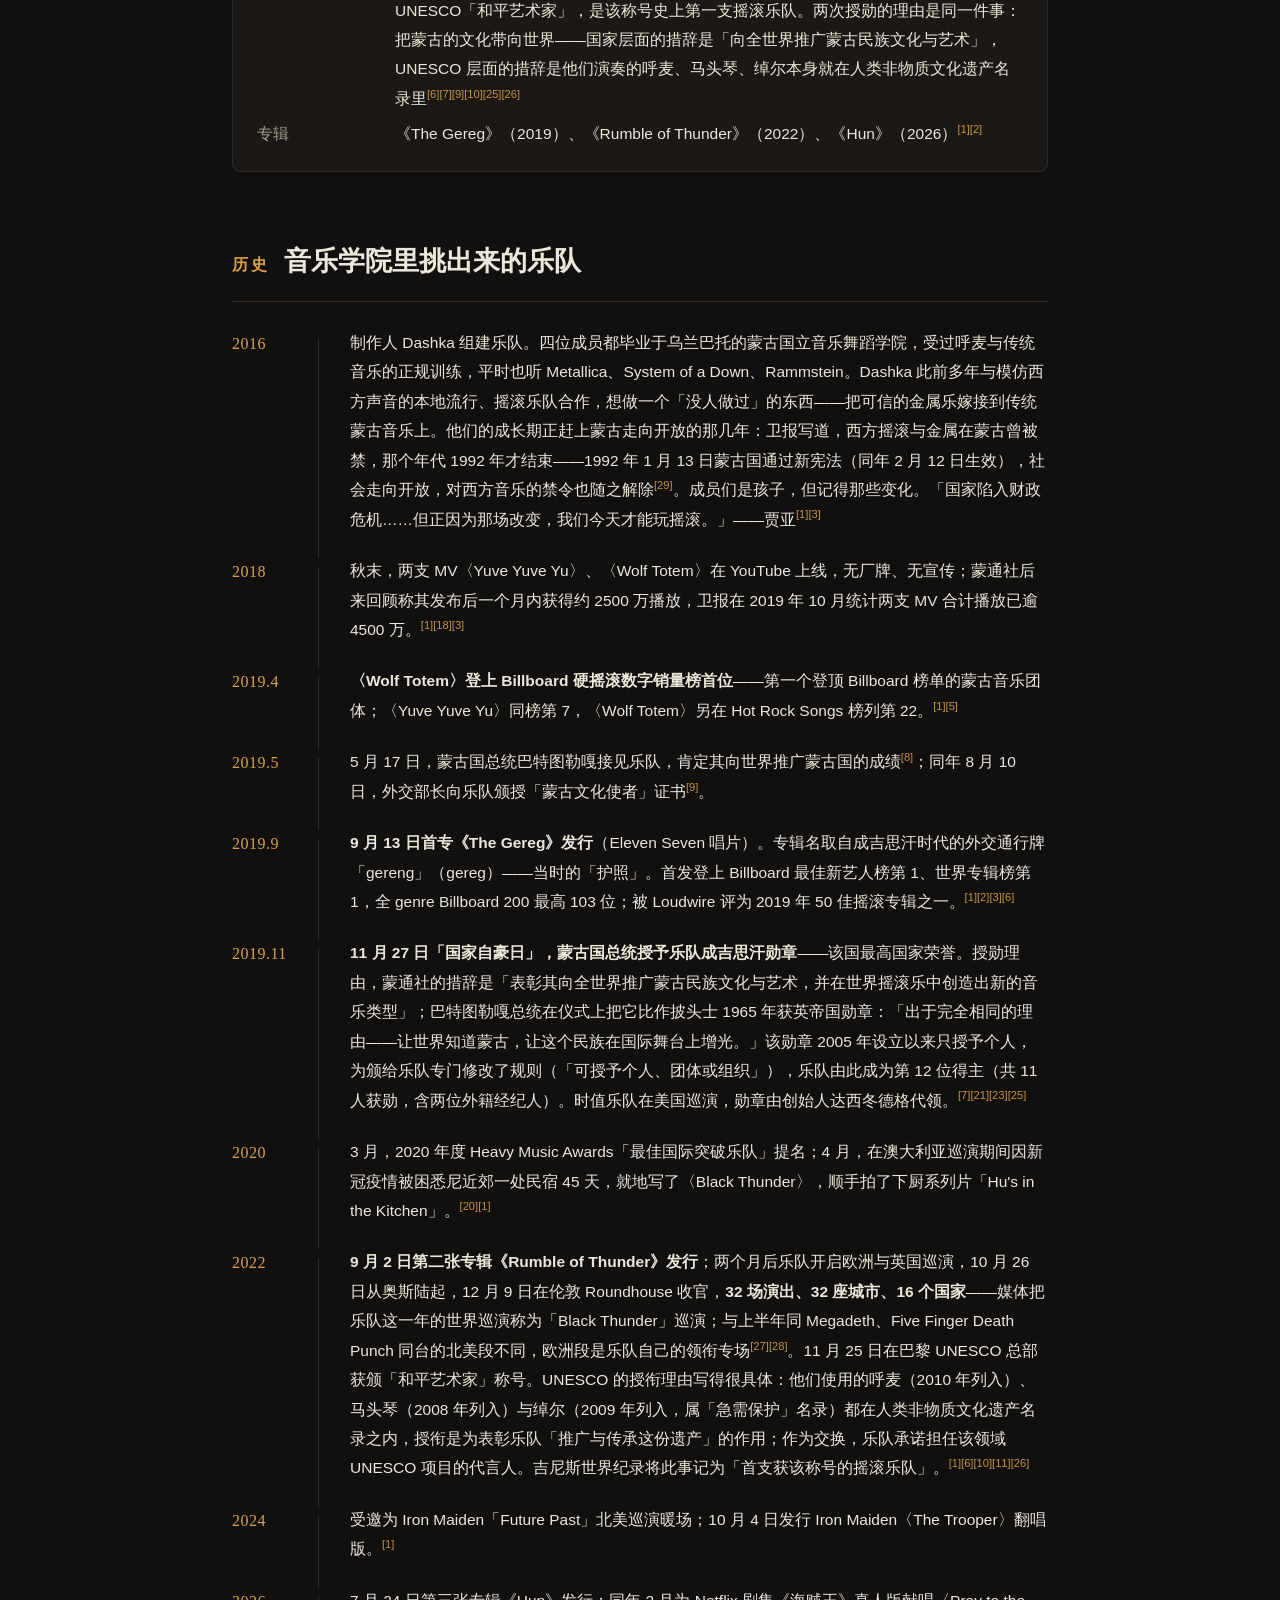
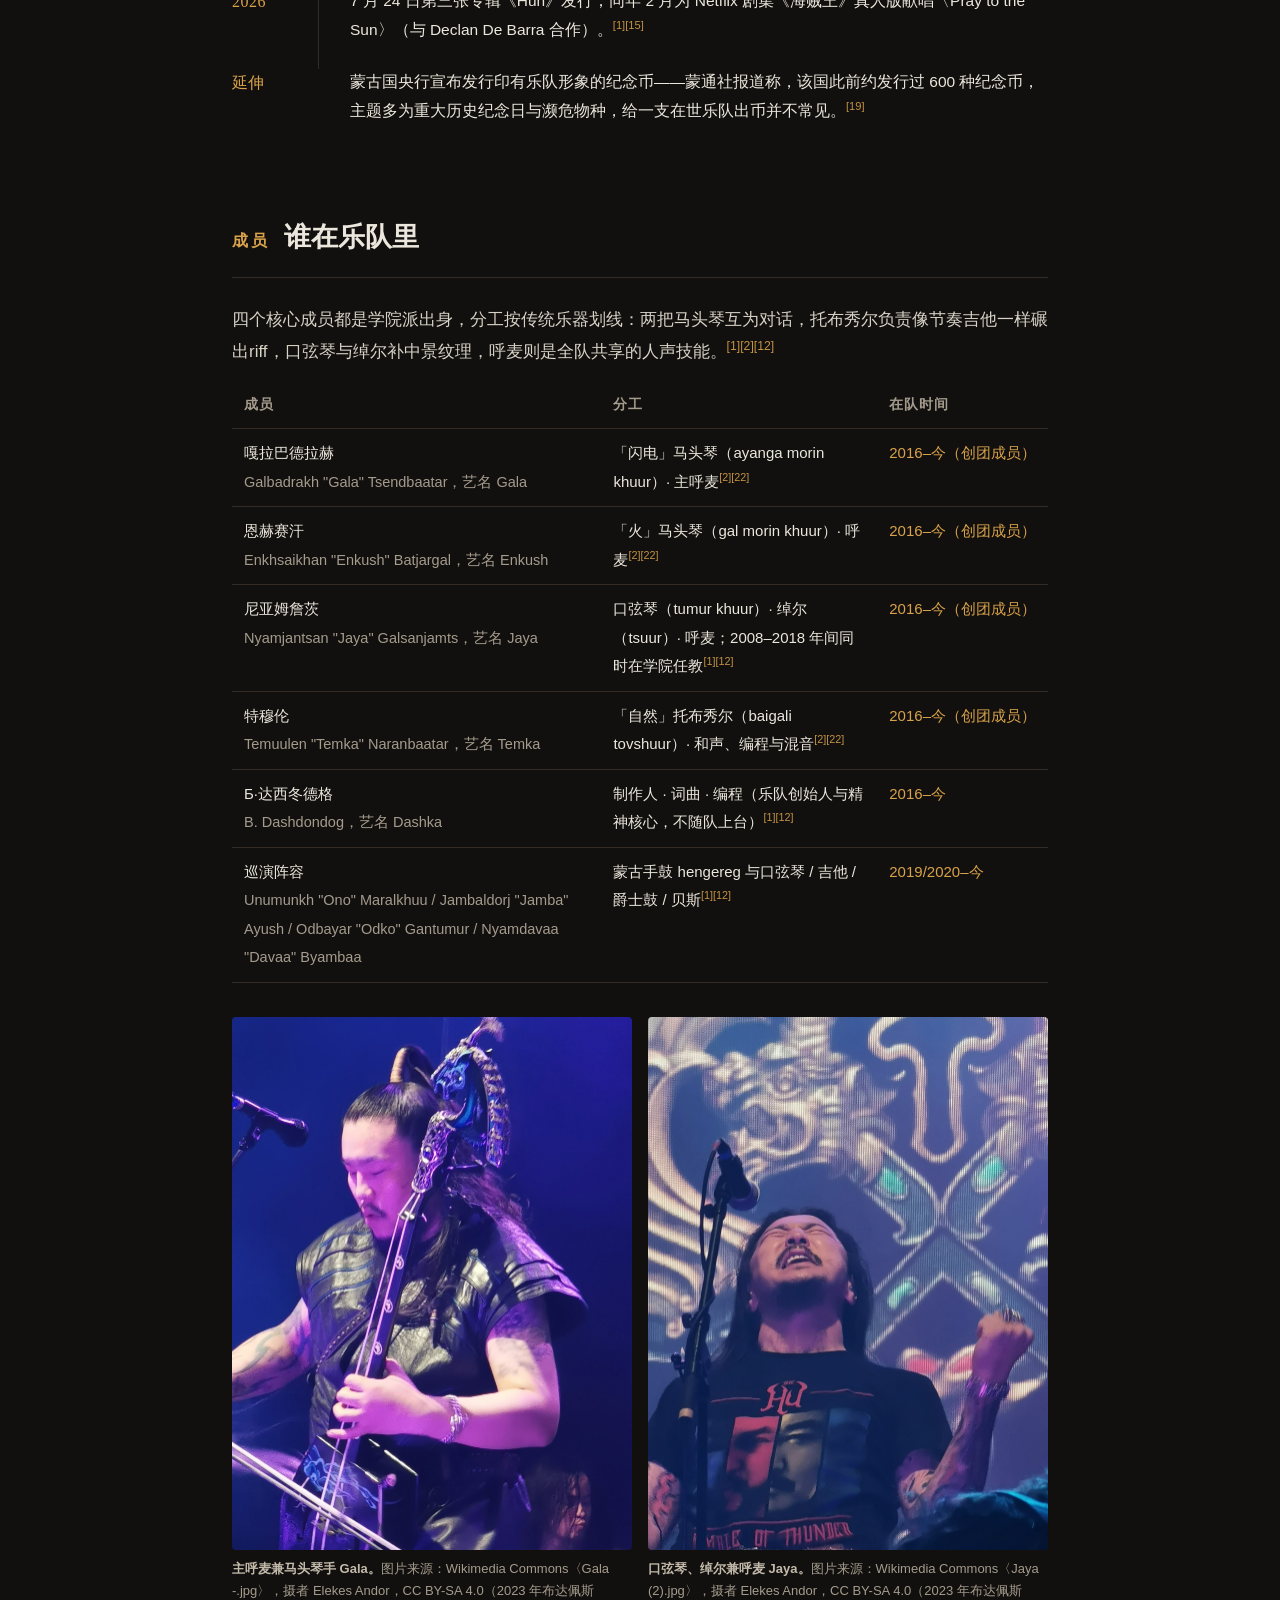
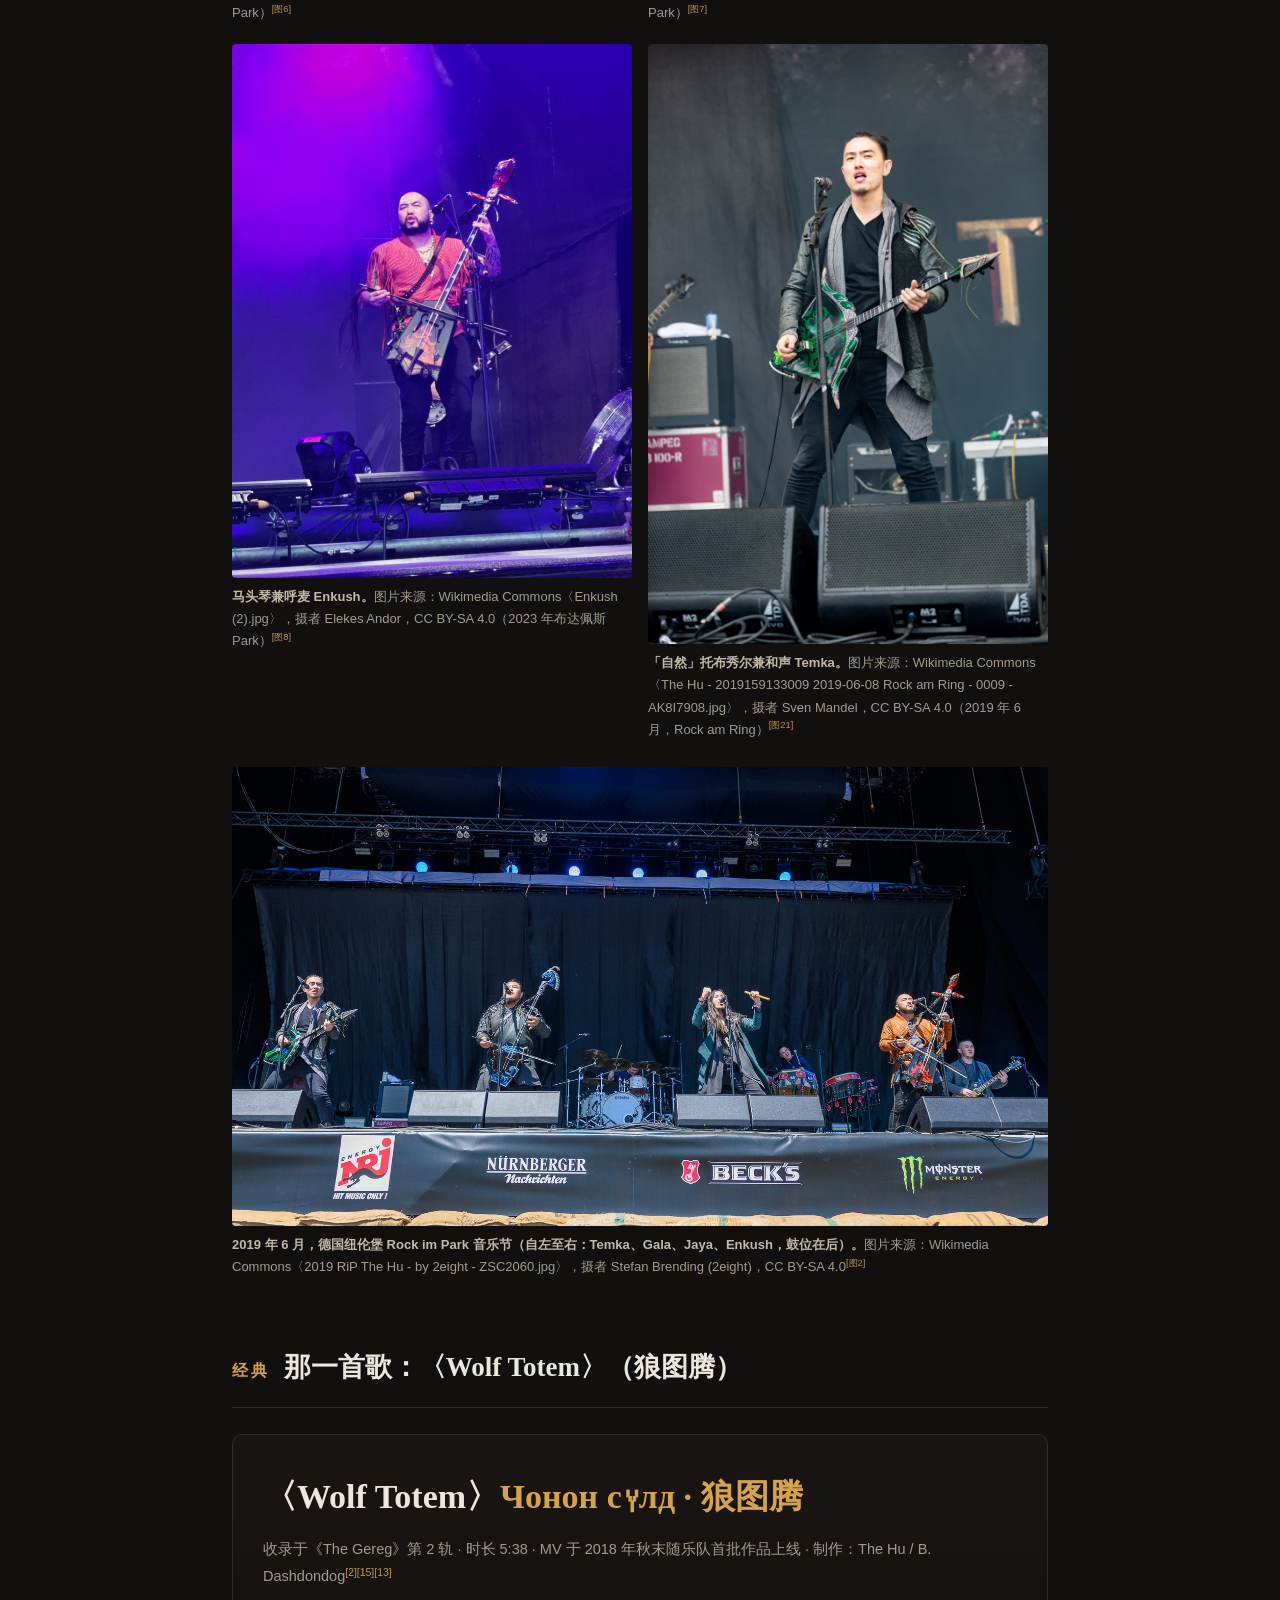
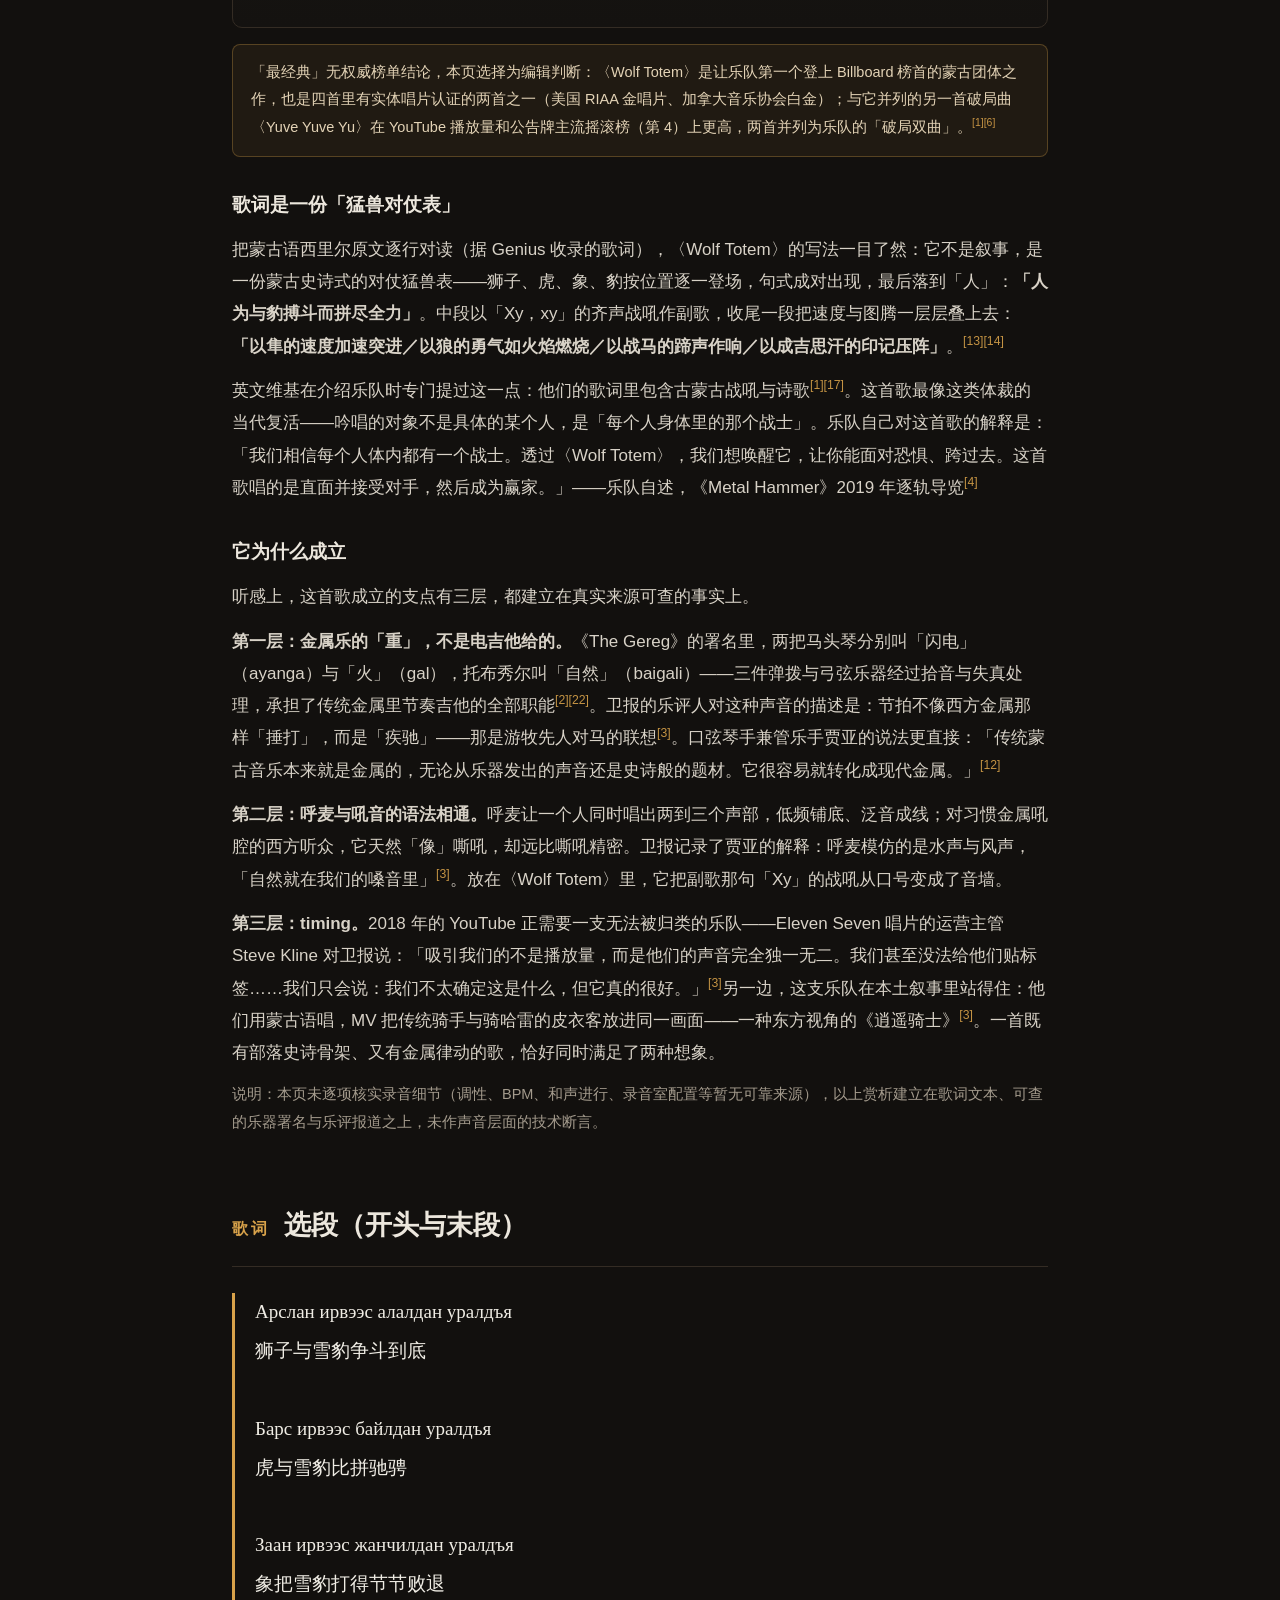
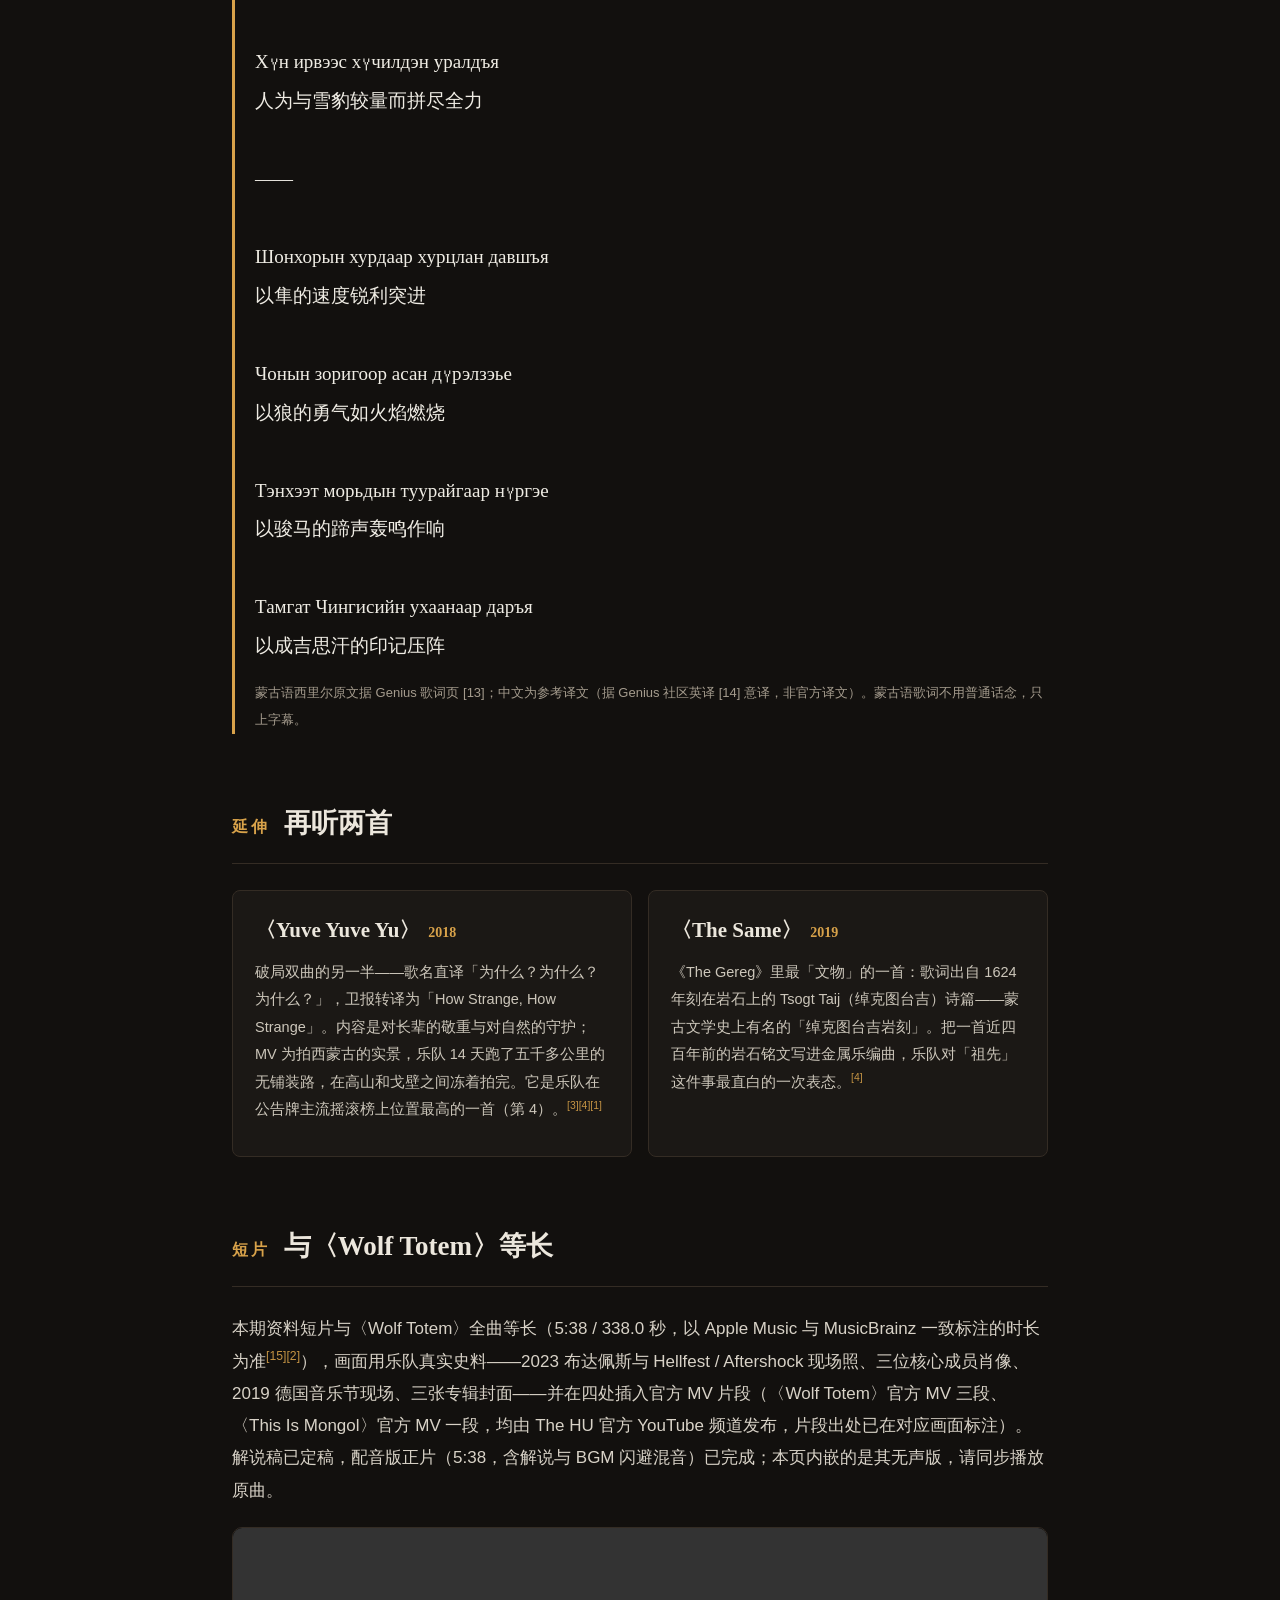
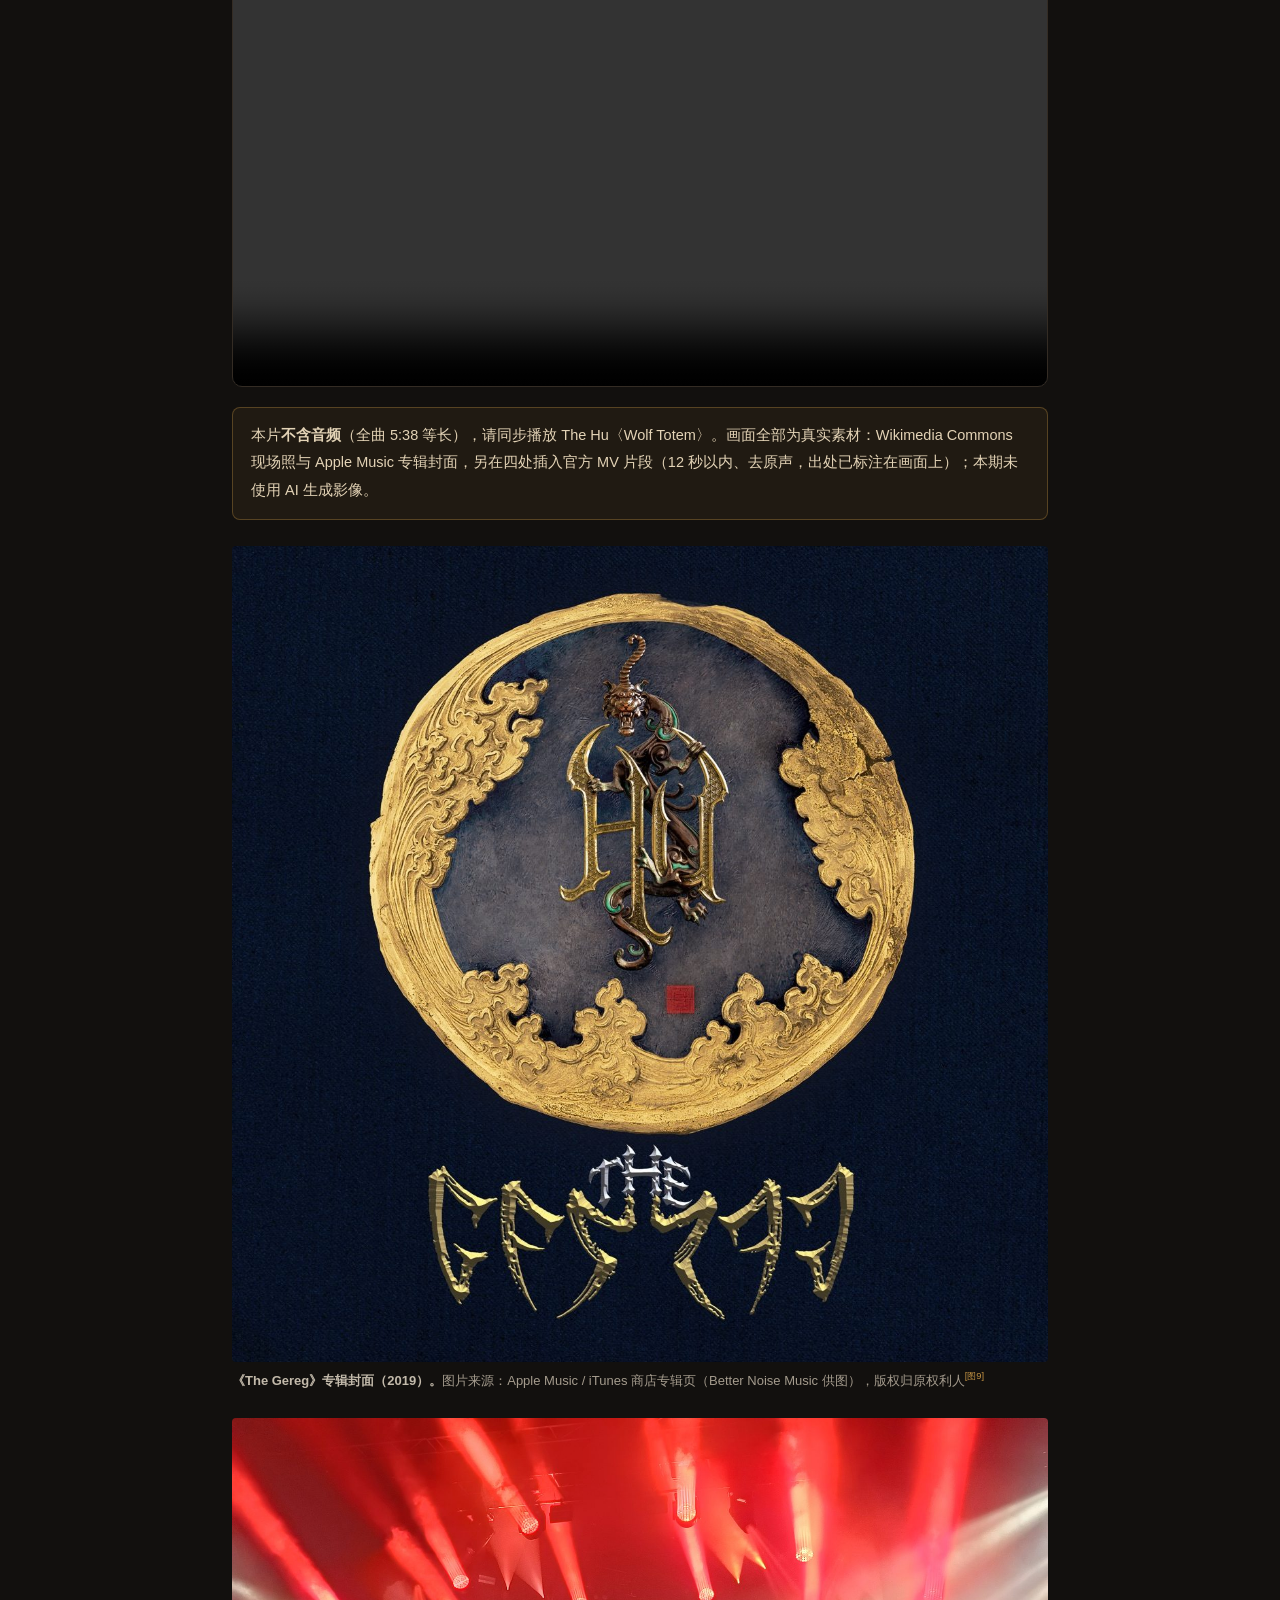
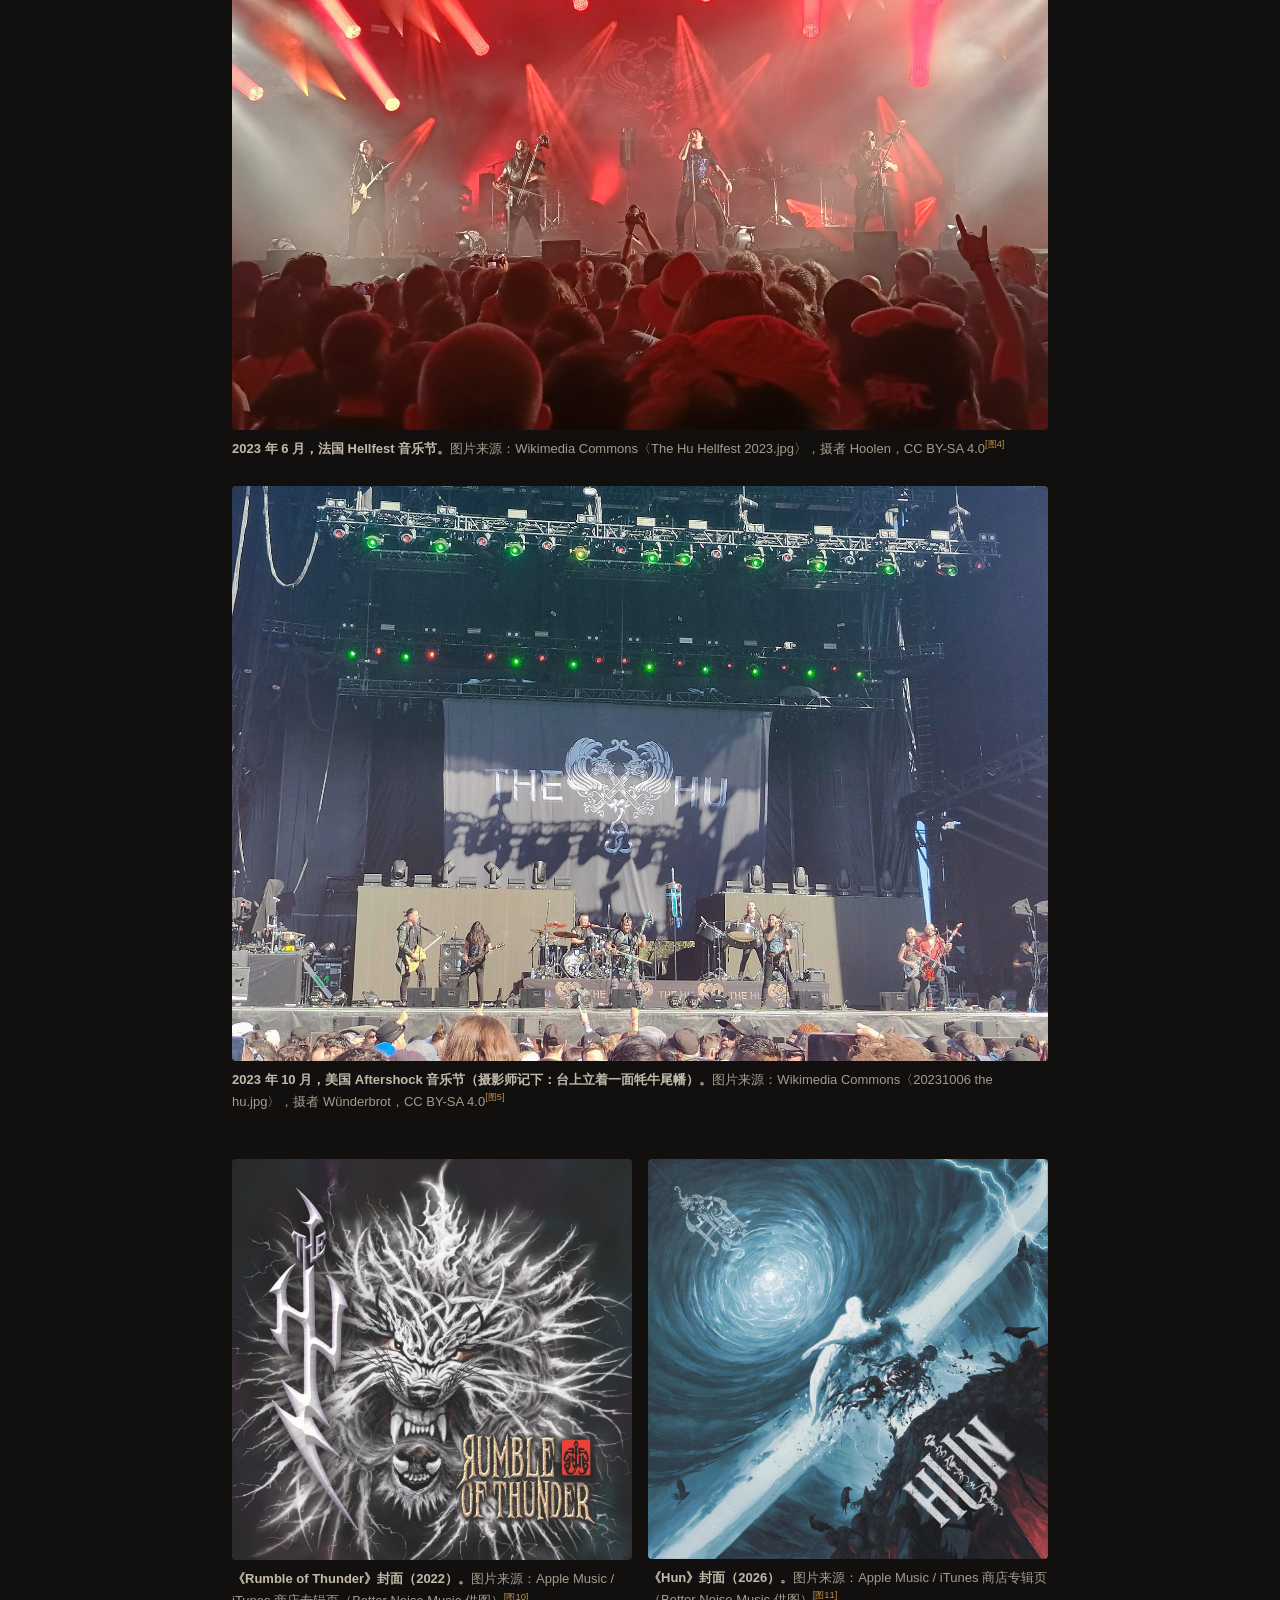
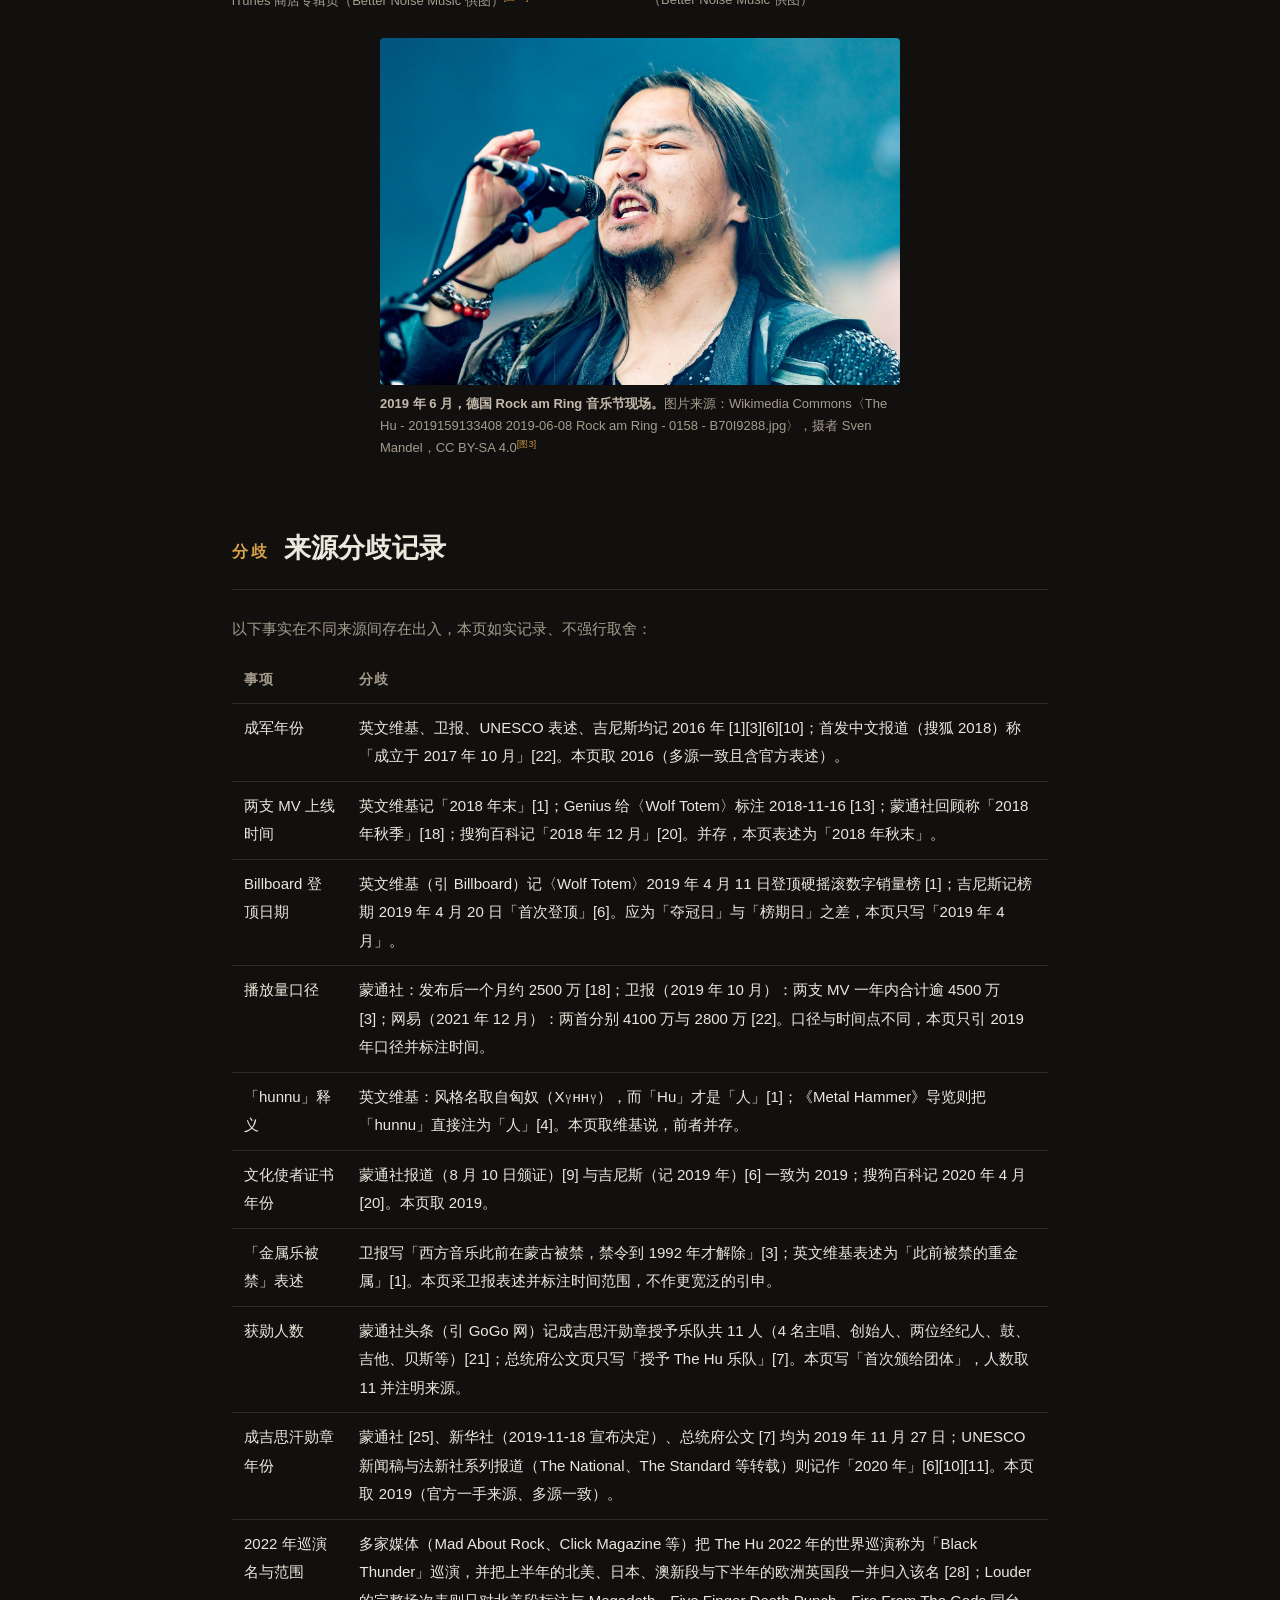
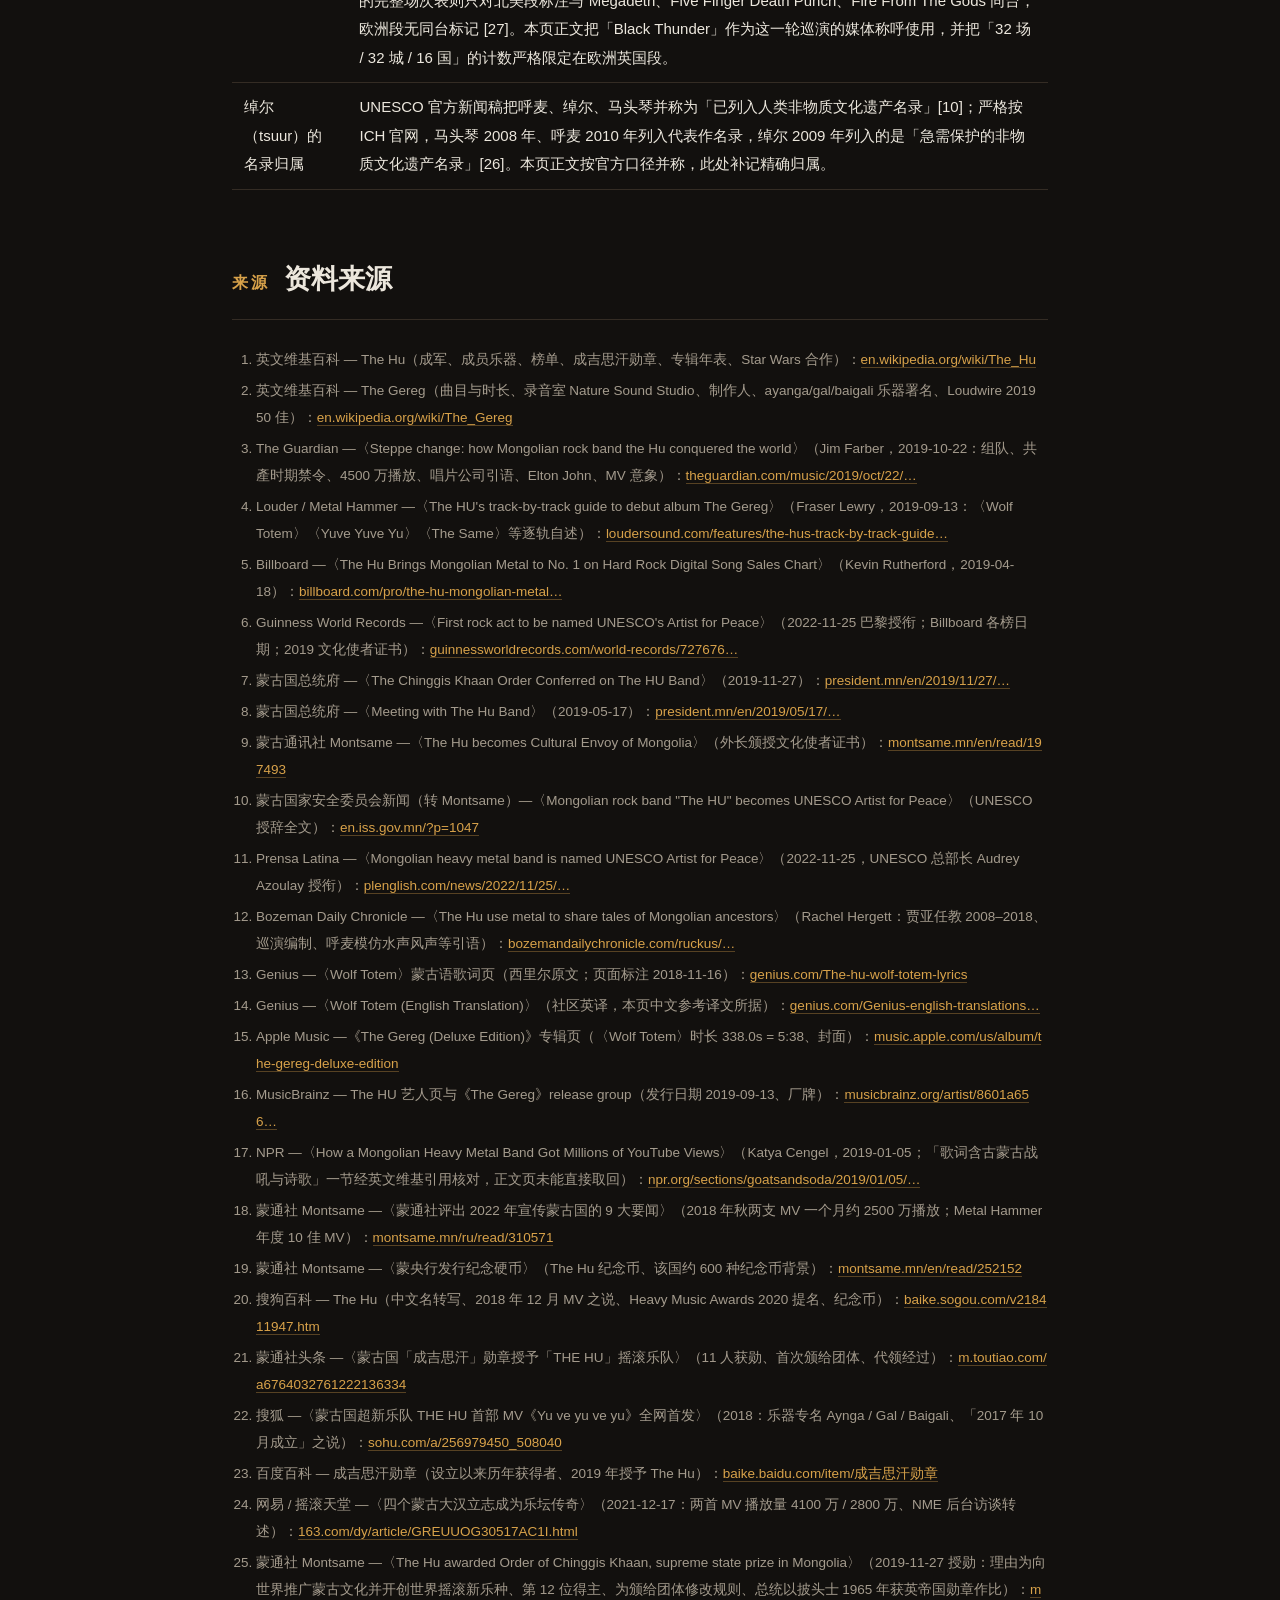
<file: 07-the-hu.html>
<!DOCTYPE html>
<html lang="zh-CN">
<head>
<meta charset="UTF-8">
<meta name="viewport" content="width=device-width, initial-scale=1.0">
<title>给我一首歌的时间 07 · 蒙古 — The Hu（Хү）</title>
<style>
  :root{
    --bg:#12100e; --panel:#1b1815; --line:#342c24; --ink:#ece7dd; --ink2:#a49b8d;
    --gold:#d8a24a; --blue:#c08a5a; --serif:"Songti SC","Noto Serif CJK SC",serif;
    --sans:"Hiragino Sans GB","PingFang SC",sans-serif;
  }
  *{box-sizing:border-box;margin:0;padding:0}
  body{background:var(--bg);color:var(--ink);font-family:var(--sans);line-height:1.9;font-size:17px}
  .wrap{max-width:860px;margin:0 auto;padding:0 22px 90px}
  a{color:var(--gold);text-decoration:none;border-bottom:1px solid rgba(216,162,74,.35)}
  a:hover{border-bottom-color:var(--gold)}
  sup{font-size:.72em;line-height:0}
  sup a{border:none;color:var(--gold);opacity:.9}

  .stop{display:flex;align-items:center;gap:14px;margin:44px 0 18px;color:var(--ink2);font-size:14px;letter-spacing:.12em}
  .stop .no{font-family:var(--serif);border:1px solid var(--line);padding:4px 12px;border-radius:3px}
  .stop .route{flex:1;height:1px;background:linear-gradient(90deg,var(--line),transparent)}
  h1{font-family:var(--serif);font-size:54px;line-height:1.25;font-weight:700;letter-spacing:.02em}
  h1 .en{display:block;font-size:24px;color:var(--blue);letter-spacing:.20em;margin-top:8px;font-weight:600}
  .meta{display:flex;flex-wrap:wrap;gap:10px 26px;margin:22px 0 0;color:var(--ink2);font-size:14.5px}
  .meta b{color:var(--ink);font-weight:600}
  .lede{font-family:var(--serif);font-size:20px;color:#ded8cd;border-left:3px solid var(--gold);padding:6px 0 6px 20px;margin:34px 0 10px;line-height:2}

  section{margin-top:64px}
  h2{font-family:var(--serif);font-size:27px;font-weight:700;margin-bottom:6px;display:flex;align-items:baseline;gap:14px}
  h2 .k{color:var(--gold);font-size:16px;letter-spacing:.18em;font-family:var(--sans);font-weight:600}
  .rule{height:1px;background:var(--line);margin:14px 0 26px}
  h3{font-size:18.5px;margin:30px 0 8px;color:var(--ink)}
  p{margin:12px 0;color:#d8d2c7}
  .muted{color:var(--ink2);font-size:14.5px}

  figure{margin:26px 0}
  figure img{width:100%;display:block;border-radius:4px}
  figure.half{max-width:520px;margin-left:auto;margin-right:auto}
  figcaption{font-size:13px;color:var(--ink2);margin-top:8px;line-height:1.7}
  figcaption b{color:#c3baab;font-weight:600}
  .row{display:flex;gap:16px;flex-wrap:wrap}
  .row figure{flex:1 1 260px;margin:20px 0 0}

  .panel{background:var(--panel);border:1px solid var(--line);border-radius:8px;padding:22px 24px;margin:22px 0}
  .fact{display:grid;grid-template-columns:120px 1fr;gap:6px 18px;font-size:15.5px}
  .fact dt{color:var(--ink2)}
  .fact dd{color:var(--ink)}

  table{width:100%;border-collapse:collapse;font-size:15px;margin:14px 0}
  th,td{text-align:left;padding:10px 12px;border-bottom:1px solid var(--line);vertical-align:top}
  th{color:var(--ink2);font-weight:600;font-size:13.5px;letter-spacing:.06em}
  td.yr{color:var(--gold);white-space:nowrap;font-variant-numeric:tabular-nums}

  .tl{list-style:none;margin:18px 0}
  .tl li{position:relative;padding:0 0 22px 118px;font-size:15.5px}
  .tl li::before{content:"";position:absolute;left:86px;top:11px;bottom:-2px;width:1px;background:var(--line)}
  .tl li:last-child::before{display:none}
  .tl .yr{position:absolute;left:0;top:1px;font-family:var(--serif);color:var(--gold);font-size:16px;letter-spacing:.03em}
  .tl b{color:var(--ink)}

  .song{background:linear-gradient(180deg,#191512,#141210);border:1px solid var(--line);border-radius:10px;padding:30px 30px 24px;margin-top:22px}
  .song .t{font-family:var(--serif);font-size:34px;font-weight:700}
  .song .t span{color:var(--gold)}
  .lyric{font-family:var(--serif);color:#efece4;font-size:19px;line-height:2.05;border-left:3px solid var(--gold);padding-left:20px;margin:24px 0}
  .lyric small{display:block;font-family:var(--sans);font-size:13px;color:var(--ink2);margin-top:14px}
  .recs{display:flex;gap:16px;flex-wrap:wrap}
  .rec{flex:1 1 300px;background:var(--panel);border:1px solid var(--line);border-radius:8px;padding:20px 22px}
  .rec .n{font-family:var(--serif);font-size:21px;font-weight:700}
  .rec .y{color:var(--gold);font-size:14px;margin-left:8px}
  .rec p{font-size:14.5px;margin-top:8px;color:#ccc6ba}

  .video-box{background:#000;border:1px solid var(--line);border-radius:10px;overflow:hidden;margin:20px 0}
  video{width:100%;display:block;aspect-ratio:16/9;background:#000}
  .note{background:rgba(216,162,74,.07);border:1px solid rgba(216,162,74,.3);border-radius:8px;padding:14px 18px;font-size:14.5px;color:#e3d3b6;margin:16px 0}
  .warn{background:rgba(192,138,90,.07);border:1px solid rgba(192,138,90,.3);border-radius:8px;padding:14px 18px;font-size:14.5px;color:#dcc9b2;margin:16px 0}

  ol.src{font-size:13.5px;color:var(--ink2);line-height:2;padding-left:24px}
  ol.src li{margin:4px 0}
  ol.src a{word-break:break-all}
  .credits{font-size:13px;color:var(--ink2);line-height:2}

  .site-bar{display:flex;align-items:baseline;justify-content:space-between;margin:0 0 10px;padding-top:34px}
  .site-bar .brand{font-family:var(--serif);font-size:18px;color:var(--ink);border:none;letter-spacing:.04em}
  .site-bar .brand em{font-style:normal;font-size:12px;color:#8A8377;margin-left:8px;letter-spacing:.12em}
  .site-bar .back{font-size:13px;color:#8A8377;border:none}
  .site-bar .back:hover{color:var(--gold)}

  footer{margin-top:70px;padding-top:22px;border-top:1px solid var(--line);color:var(--ink2);font-size:13px}
</style>
</head>
<body>
<div class="wrap">
  <div class="site-bar">
    <a class="brand" href="index.html">给我一首歌的时间<em>The Length of a Song</em></a>
    <a class="back" href="index.html">← 全部期数</a>
  </div>

  <div class="stop"><span class="no">第 07 站</span><span>亚洲 · 蒙古 · 乌兰巴托</span><span class="route"></span><span>给我一首歌的时间</span></div>

  <h1>The Hu<span class="en">Хү（蒙古语「人」）· Hunnu Rock · 2016–今</span></h1>
  <div class="meta">
    <span><b>2016</b> 成军<sup><a href="#src1">[1]</a><a href="#src3">[3]</a></sup></span>
    <span>蒙古 · 乌兰巴托</span>
    <span>自称风格：Hunnu Rock（呼麦 + 马头琴 + 金属）<sup><a href="#src1">[1]</a></sup></span>
    <span>歌词语言：蒙古语（含古战歌与诗歌语汇）<sup><a href="#src1">[1]</a><a href="#src17">[17]</a></sup></span>
  </div>

  <p class="lede">一位功勋歌手在音乐学院里挑了四个学生：两个拉马头琴、一个弹托布秀尔、一个吹绰尔。2018 年秋末，他们把两支 MV 挂上 YouTube，没有任何宣传——几个月里几千万播放。2019 年 4 月，一首唱狼的歌把这支乐队送上 Billboard 榜首，成为第一个做到这件事的蒙古音乐团体；同年 11 月，蒙古国把最高国家勋章第一次颁给了一支乐队。<sup><a href="#src1">[1]</a><a href="#src5">[5]</a><a href="#src7">[7]</a><a href="#src18">[18]</a></sup></p>

  <figure>
    <img src="assets/hu_budapest2023.jpg" alt="The Hu 2023 年布达佩斯 Park 舞台全景，背后 THE HU 标志">
    <figcaption><b>2023 年 7 月 17 日，布达佩斯 Park 舞台。</b>图片来源：Wikimedia Commons〈The Hu.jpg〉，摄者 Elekes Andor，CC BY-SA 4.0<sup><a href="#img1">[图1]</a></sup></figcaption>
  </figure>

  <!-- ================= 档案 ================= -->
  <section id="profile">
    <h2><span class="k">档案</span>乐队速览</h2>
    <div class="rule"></div>
    <div class="panel">
      <dl class="fact">
        <dt>名字</dt><dd>The Hu——蒙古语「хүн」（人）的词根，读音同英语 the who。乐队明确说这不是在向 The Who 致敬：「取这个名字是因为它有包容性。这不是关于蒙古人，而是关于人。」——Temka，2019 年，卫报；英文原句为 <i>"It's not about being Mongolian. It's about being human."</i>（同段前句 <i>"We took the name because of the inclusive nature"</i>）<sup><a href="#src3">[3]</a></sup></dd>
        <dt>成军</dt><dd>2016 年，乌兰巴托。由歌手兼制作人 Б. 达西冬德格（B. Dashdondog，艺名 Dashka）从蒙古国立音乐舞蹈学院挑选学生组建，词曲主要由 Dashka 写，四位成员负责各自声部<sup><a href="#src1">[1]</a><a href="#src3">[3]</a><a href="#src12">[12]</a></sup></dd>
        <dt>风格名</dt><dd>「Hunnu Rock」——灵感来自匈奴（蒙古语 Хүннү），一个以蒙古高原为根据地的古代游牧帝国；乐队作品里也确实用上了古蒙古战吼与诗歌<sup><a href="#src1">[1]</a></sup></dd>
        <dt>乐器</dt><dd>核心编制里没有电吉他：马头琴（morin khuur）×2、托布秀尔（tovshuur）、口弦琴（tumur khuur）、绰尔（tsuur）木管，加呼麦；巡演时再加吉他、贝斯、鼓与蒙古手鼓 hengereg<sup><a href="#src1">[1]</a><a href="#src12">[12]</a></sup></dd>
        <dt>破局之作</dt><dd>2018 年秋末上线的两支 MV〈Yuve Yuve Yu〉与〈Wolf Totem〉；2019 年 4 月〈Wolf Totem〉登顶 Billboard 硬摇滚数字销量榜<sup><a href="#src1">[1]</a><a href="#src5">[5]</a></sup></dd>
        <dt>国家荣誉</dt><dd>2019 年获「蒙古文化使者」证书与最高国家勋章「成吉思汗勋章」——后者 2005 年设立以来只授予个人，为颁给乐队修改了规则，乐队成为第 12 位得主；2022 年 11 月成为 UNESCO「和平艺术家」，是该称号史上第一支摇滚乐队。两次授勋的理由是同一件事：把蒙古的文化带向世界——国家层面的措辞是「向全世界推广蒙古民族文化与艺术」，UNESCO 层面的措辞是他们演奏的呼麦、马头琴、绰尔本身就在人类非物质文化遗产名录里<sup><a href="#src6">[6]</a><a href="#src7">[7]</a><a href="#src9">[9]</a><a href="#src10">[10]</a><a href="#src25">[25]</a><a href="#src26">[26]</a></sup></dd>
        <dt>专辑</dt><dd>《The Gereg》（2019）、《Rumble of Thunder》（2022）、《Hun》（2026）<sup><a href="#src1">[1]</a><a href="#src2">[2]</a></sup></dd>
      </dl>
    </div>
  </section>

  <!-- ================= 历史 ================= -->
  <section id="history">
    <h2><span class="k">历史</span>音乐学院里挑出来的乐队</h2>
    <div class="rule"></div>

    <ul class="tl">
      <li><span class="yr">2016</span>制作人 Dashka 组建乐队。四位成员都毕业于乌兰巴托的蒙古国立音乐舞蹈学院，受过呼麦与传统音乐的正规训练，平时也听 Metallica、System of a Down、Rammstein。Dashka 此前多年与模仿西方声音的本地流行、摇滚乐队合作，想做一个「没人做过」的东西——把可信的金属乐嫁接到传统蒙古音乐上。他们的成长期正赶上蒙古走向开放的那几年：卫报写道，西方摇滚与金属在蒙古曾被禁，那个年代 1992 年才结束——1992 年 1 月 13 日蒙古国通过新宪法（同年 2 月 12 日生效），社会走向开放，对西方音乐的禁令也随之解除<sup><a href="#src29">[29]</a></sup>。成员们是孩子，但记得那些变化。「国家陷入财政危机……但正因为那场改变，我们今天才能玩摇滚。」——贾亚<sup><a href="#src1">[1]</a><a href="#src3">[3]</a></sup></li>
      <li><span class="yr">2018</span>秋末，两支 MV〈Yuve Yuve Yu〉、〈Wolf Totem〉在 YouTube 上线，无厂牌、无宣传；蒙通社后来回顾称其发布后一个月内获得约 2500 万播放，卫报在 2019 年 10 月统计两支 MV 合计播放已逾 4500 万。<sup><a href="#src1">[1]</a><a href="#src18">[18]</a><a href="#src3">[3]</a></sup></li>
      <li><span class="yr">2019.4</span><b>〈Wolf Totem〉登上 Billboard 硬摇滚数字销量榜首位</b>——第一个登顶 Billboard 榜单的蒙古音乐团体；〈Yuve Yuve Yu〉同榜第 7，〈Wolf Totem〉另在 Hot Rock Songs 榜列第 22。<sup><a href="#src1">[1]</a><a href="#src5">[5]</a></sup></li>
      <li><span class="yr">2019.5</span>5 月 17 日，蒙古国总统巴特图勒嘎接见乐队，肯定其向世界推广蒙古国的成绩<sup><a href="#src8">[8]</a></sup>；同年 8 月 10 日，外交部长向乐队颁授「蒙古文化使者」证书<sup><a href="#src9">[9]</a></sup>。</li>
      <li><span class="yr">2019.9</span><b>9 月 13 日首专《The Gereg》发行</b>（Eleven Seven 唱片）。专辑名取自成吉思汗时代的外交通行牌「gereng」（gereg）——当时的「护照」。首发登上 Billboard 最佳新艺人榜第 1、世界专辑榜第 1，全 genre Billboard 200 最高 103 位；被 Loudwire 评为 2019 年 50 佳摇滚专辑之一。<sup><a href="#src1">[1]</a><a href="#src2">[2]</a><a href="#src3">[3]</a><a href="#src6">[6]</a></sup></li>
      <li><span class="yr">2019.11</span><b>11 月 27 日「国家自豪日」，蒙古国总统授予乐队成吉思汗勋章</b>——该国最高国家荣誉。授勋理由，蒙通社的措辞是「表彰其向全世界推广蒙古民族文化与艺术，并在世界摇滚乐中创造出新的音乐类型」；巴特图勒嘎总统在仪式上把它比作披头士 1965 年获英帝国勋章：「出于完全相同的理由——让世界知道蒙古，让这个民族在国际舞台上增光。」该勋章 2005 年设立以来只授予个人，为颁给乐队专门修改了规则（「可授予个人、团体或组织」），乐队由此成为第 12 位得主（共 11 人获勋，含两位外籍经纪人）。时值乐队在美国巡演，勋章由创始人达西冬德格代领。<sup><a href="#src7">[7]</a><a href="#src21">[21]</a><a href="#src23">[23]</a><a href="#src25">[25]</a></sup></li>
      <li><span class="yr">2020</span>3 月，2020 年度 Heavy Music Awards「最佳国际突破乐队」提名；4 月，在澳大利亚巡演期间因新冠疫情被困悉尼近郊一处民宿 45 天，就地写了〈Black Thunder〉，顺手拍了下厨系列片「Hu's in the Kitchen」。<sup><a href="#src20">[20]</a><a href="#src1">[1]</a></sup></li>
      <li><span class="yr">2022</span><b>9 月 2 日第二张专辑《Rumble of Thunder》发行</b>；两个月后乐队开启欧洲与英国巡演，10 月 26 日从奥斯陆起，12 月 9 日在伦敦 Roundhouse 收官，<b>32 场演出、32 座城市、16 个国家</b>——媒体把乐队这一年的世界巡演称为「Black Thunder」巡演；与上半年同 Megadeth、Five Finger Death Punch 同台的北美段不同，欧洲段是乐队自己的领衔专场<sup><a href="#src27">[27]</a><a href="#src28">[28]</a></sup>。11 月 25 日在巴黎 UNESCO 总部获颁「和平艺术家」称号。UNESCO 的授衔理由写得很具体：他们使用的呼麦（2010 年列入）、马头琴（2008 年列入）与绰尔（2009 年列入，属「急需保护」名录）都在人类非物质文化遗产名录之内，授衔是为表彰乐队「推广与传承这份遗产」的作用；作为交换，乐队承诺担任该领域 UNESCO 项目的代言人。吉尼斯世界纪录将此事记为「首支获该称号的摇滚乐队」。<sup><a href="#src1">[1]</a><a href="#src6">[6]</a><a href="#src10">[10]</a><a href="#src11">[11]</a><a href="#src26">[26]</a></sup></li>
      <li><span class="yr">2024</span>受邀为 Iron Maiden「Future Past」北美巡演暖场；10 月 4 日发行 Iron Maiden〈The Trooper〉翻唱版。<sup><a href="#src1">[1]</a></sup></li>
      <li><span class="yr">2026</span>7 月 24 日第三张专辑《Hun》发行；同年 2 月为 Netflix 剧集《海贼王》真人版献唱〈Pray to the Sun〉（与 Declan De Barra 合作）。<sup><a href="#src1">[1]</a><a href="#src15">[15]</a></sup></li>
      <li><span class="yr">延伸</span>蒙古国央行宣布发行印有乐队形象的纪念币——蒙通社报道称，该国此前约发行过 600 种纪念币，主题多为重大历史纪念日与濒危物种，给一支在世乐队出币并不常见。<sup><a href="#src19">[19]</a></sup></li>
    </ul>
  </section>

  <!-- ================= 成员 ================= -->
  <section id="members">
    <h2><span class="k">成员</span>谁在乐队里</h2>
    <div class="rule"></div>

    <p>四个核心成员都是学院派出身，分工按传统乐器划线：两把马头琴互为对话，托布秀尔负责像节奏吉他一样碾出riff，口弦琴与绰尔补中景纹理，呼麦则是全队共享的人声技能。<sup><a href="#src1">[1]</a><a href="#src2">[2]</a><a href="#src12">[12]</a></sup></p>

    <table>
      <tr><th>成员</th><th>分工</th><th>在队时间</th></tr>
      <tr><td>嘎拉巴德拉赫<br><span class="muted">Galbadrakh "Gala" Tsendbaatar，艺名 Gala</span></td><td>「闪电」马头琴（ayanga morin khuur）· 主呼麦<sup><a href="#src2">[2]</a><a href="#src22">[22]</a></sup></td><td class="yr">2016–今（创团成员）</td></tr>
      <tr><td>恩赫赛汗<br><span class="muted">Enkhsaikhan "Enkush" Batjargal，艺名 Enkush</span></td><td>「火」马头琴（gal morin khuur）· 呼麦<sup><a href="#src2">[2]</a><a href="#src22">[22]</a></sup></td><td class="yr">2016–今（创团成员）</td></tr>
      <tr><td>尼亚姆詹茨<br><span class="muted">Nyamjantsan "Jaya" Galsanjamts，艺名 Jaya</span></td><td>口弦琴（tumur khuur）· 绰尔（tsuur）· 呼麦；2008–2018 年间同时在学院任教<sup><a href="#src1">[1]</a><a href="#src12">[12]</a></sup></td><td class="yr">2016–今（创团成员）</td></tr>
      <tr><td>特穆伦<br><span class="muted">Temuulen "Temka" Naranbaatar，艺名 Temka</span></td><td>「自然」托布秀尔（baigali tovshuur）· 和声、编程与混音<sup><a href="#src2">[2]</a><a href="#src22">[22]</a></sup></td><td class="yr">2016–今（创团成员）</td></tr>
      <tr><td>Б·达西冬德格<br><span class="muted">B. Dashdondog，艺名 Dashka</span></td><td>制作人 · 词曲 · 编程（乐队创始人与精神核心，不随队上台）<sup><a href="#src1">[1]</a><a href="#src12">[12]</a></sup></td><td class="yr">2016–今</td></tr>
      <tr><td>巡演阵容<br><span class="muted">Unumunkh "Ono" Maralkhuu / Jambaldorj "Jamba" Ayush / Odbayar "Odko" Gantumur / Nyamdavaa "Davaa" Byambaa</span></td><td>蒙古手鼓 hengereg 与口弦琴 / 吉他 / 爵士鼓 / 贝斯<sup><a href="#src1">[1]</a><a href="#src12">[12]</a></sup></td><td class="yr">2019/2020–今</td></tr>
    </table>

    <div class="row">
      <figure class="half">
        <img src="assets/hu_gala2023.jpg" alt="Gala 2023 年布达佩斯现场演奏马头琴">
        <figcaption><b>主呼麦兼马头琴手 Gala。</b>图片来源：Wikimedia Commons〈Gala -.jpg〉，摄者 Elekes Andor，CC BY-SA 4.0（2023 年布达佩斯 Park）<sup><a href="#img6">[图6]</a></sup></figcaption>
      </figure>
      <figure class="half">
        <img src="assets/hu_jaya2023.jpg" alt="Jaya 2023 年布达佩斯现场">
        <figcaption><b>口弦琴、绰尔兼呼麦 Jaya。</b>图片来源：Wikimedia Commons〈Jaya (2).jpg〉，摄者 Elekes Andor，CC BY-SA 4.0（2023 年布达佩斯 Park）<sup><a href="#img7">[图7]</a></sup></figcaption>
      </figure>
    </div>
    <div class="row">
      <figure class="half">
        <img src="assets/hu_enkush2023.jpg" alt="Enkush 2023 年布达佩斯现场演奏马头琴">
        <figcaption><b>马头琴兼呼麦 Enkush。</b>图片来源：Wikimedia Commons〈Enkush (2).jpg〉，摄者 Elekes Andor，CC BY-SA 4.0（2023 年布达佩斯 Park）<sup><a href="#img8">[图8]</a></sup></figcaption>
      </figure>
      <figure class="half">
        <img src="assets/hu_temka2019.jpg" alt="Temka 2019 年 Rock am Ring 现场演奏托布秀尔">
        <figcaption><b>「自然」托布秀尔兼和声 Temka。</b>图片来源：Wikimedia Commons〈The Hu - 2019159133009 2019-06-08 Rock am Ring - 0009 - AK8I7908.jpg〉，摄者 Sven Mandel，CC BY-SA 4.0（2019 年 6 月，Rock am Ring）<sup><a href="#img21">[图21]</a></sup></figcaption>
      </figure>
    </div>
    <figure>
      <img src="assets/hu_rip2019.jpg" alt="The Hu 2019 年 Rock im Park 音乐节现场四人站位">
      <figcaption><b>2019 年 6 月，德国纽伦堡 Rock im Park 音乐节（自左至右：Temka、Gala、Jaya、Enkush，鼓位在后）。</b>图片来源：Wikimedia Commons〈2019 RiP The Hu - by 2eight - ZSC2060.jpg〉，摄者 Stefan Brending (2eight)，CC BY-SA 4.0<sup><a href="#img2">[图2]</a></sup></figcaption>
    </figure>
  </section>

  <!-- ================= 经典歌曲 ================= -->
  <section id="song">
    <h2><span class="k">经典</span>那一首歌：〈Wolf Totem〉（狼图腾）</h2>
    <div class="rule"></div>

    <div class="song">
      <div class="t">〈Wolf Totem〉<span>Чонон сүлд · 狼图腾</span></div>
      <p class="muted" style="margin-top:6px">收录于《The Gereg》第 2 轨 · 时长 5:38 · MV 于 2018 年秋末随乐队首批作品上线 · 制作：The Hu / B. Dashdondog<sup><a href="#src2">[2]</a><a href="#src15">[15]</a><a href="#src13">[13]</a></sup></p>
    </div>

    <div class="note">「最经典」无权威榜单结论，本页选择为编辑判断：〈Wolf Totem〉是让乐队第一个登上 Billboard 榜首的蒙古团体之作，也是四首里有实体唱片认证的两首之一（美国 RIAA 金唱片、加拿大音乐协会白金）；与它并列的另一首破局曲〈Yuve Yuve Yu〉在 YouTube 播放量和公告牌主流摇滚榜（第 4）上更高，两首并列为乐队的「破局双曲」。<sup><a href="#src1">[1]</a><a href="#src6">[6]</a></sup></div>

    <h3>歌词是一份「猛兽对仗表」</h3>
    <p>把蒙古语西里尔原文逐行对读（据 Genius 收录的歌词），〈Wolf Totem〉的写法一目了然：它不是叙事，是一份蒙古史诗式的对仗猛兽表——狮子、虎、象、豹按位置逐一登场，句式成对出现，最后落到「人」：<b>「人为与豹搏斗而拼尽全力」</b>。中段以「Ху，ху」的齐声战吼作副歌，收尾一段把速度与图腾一层层叠上去：<b>「以隼的速度加速突进／以狼的勇气如火焰燃烧／以战马的蹄声作响／以成吉思汗的印记压阵」</b>。<sup><a href="#src13">[13]</a><a href="#src14">[14]</a></sup></p>
    <p>英文维基在介绍乐队时专门提过这一点：他们的歌词里包含古蒙古战吼与诗歌<sup><a href="#src1">[1]</a><a href="#src17">[17]</a></sup>。这首歌最像这类体裁的当代复活——吟唱的对象不是具体的某个人，是「每个人身体里的那个战士」。乐队自己对这首歌的解释是：「我们相信每个人体内都有一个战士。透过〈Wolf Totem〉，我们想唤醒它，让你能面对恐惧、跨过去。这首歌唱的是直面并接受对手，然后成为赢家。」——乐队自述，《Metal Hammer》2019 年逐轨导览<sup><a href="#src4">[4]</a></sup></p>

    <h3>它为什么成立</h3>
    <p>听感上，这首歌成立的支点有三层，都建立在真实来源可查的事实上。</p>
    <p><b>第一层：金属乐的「重」，不是电吉他给的。</b>《The Gereg》的署名里，两把马头琴分别叫「闪电」（ayanga）与「火」（gal），托布秀尔叫「自然」（baigali）——三件弹拨与弓弦乐器经过拾音与失真处理，承担了传统金属里节奏吉他的全部职能<sup><a href="#src2">[2]</a><a href="#src22">[22]</a></sup>。卫报的乐评人对这种声音的描述是：节拍不像西方金属那样「捶打」，而是「疾驰」——那是游牧先人对马的联想<sup><a href="#src3">[3]</a></sup>。口弦琴手兼管乐手贾亚的说法更直接：「传统蒙古音乐本来就是金属的，无论从乐器发出的声音还是史诗般的题材。它很容易就转化成现代金属。」<sup><a href="#src12">[12]</a></sup></p>
    <p><b>第二层：呼麦与吼音的语法相通。</b>呼麦让一个人同时唱出两到三个声部，低频铺底、泛音成线；对习惯金属吼腔的西方听众，它天然「像」嘶吼，却远比嘶吼精密。卫报记录了贾亚的解释：呼麦模仿的是水声与风声，「自然就在我们的嗓音里」<sup><a href="#src3">[3]</a></sup>。放在〈Wolf Totem〉里，它把副歌那句「Ху」的战吼从口号变成了音墙。</p>
    <p><b>第三层：timing。</b>2018 年的 YouTube 正需要一支无法被归类的乐队——Eleven Seven 唱片的运营主管 Steve Kline 对卫报说：「吸引我们的不是播放量，而是他们的声音完全独一无二。我们甚至没法给他们贴标签……我们只会说：我们不太确定这是什么，但它真的很好。」<sup><a href="#src3">[3]</a></sup>另一边，这支乐队在本土叙事里站得住：他们用蒙古语唱，MV 把传统骑手与骑哈雷的皮衣客放进同一画面——一种东方视角的《逍遥骑士》<sup><a href="#src3">[3]</a></sup>。一首既有部落史诗骨架、又有金属律动的歌，恰好同时满足了两种想象。</p>
    <p class="muted">说明：本页未逐项核实录音细节（调性、BPM、和声进行、录音室配置等暂无可靠来源），以上赏析建立在歌词文本、可查的乐器署名与乐评报道之上，未作声音层面的技术断言。</p>
  </section>

  <!-- ================= 歌词 ================= -->
  <section id="lyrics">
    <h2><span class="k">歌词</span>选段（开头与末段）</h2>
    <div class="rule"></div>

    <div class="lyric">
      Арслан ирвээс алалдан уралдъя<br>
      狮子与雪豹争斗到底<br><br>
      Барс ирвээс байлдан уралдъя<br>
      虎与雪豹比拼驰骋<br><br>
      Заан ирвээс жанчилдан уралдъя<br>
      象把雪豹打得节节败退<br><br>
      Хүн ирвээс хүчилдэн уралдъя<br>
      人为与雪豹较量而拼尽全力
      <br><br>——<br><br>
      Шонхорын хурдаар хурцлан давшъя<br>
      以隼的速度锐利突进<br><br>
      Чонын зоригоор асан дүрэлзэье<br>
      以狼的勇气如火焰燃烧<br><br>
      Тэнхээт морьдын туурайгаар нүргэе<br>
      以骏马的蹄声轰鸣作响<br><br>
      Тамгат Чингисийн ухаанаар даръя<br>
      以成吉思汗的印记压阵
      <small>蒙古语西里尔原文据 Genius 歌词页 [13]；中文为参考译文（据 Genius 社区英译 [14] 意译，非官方译文）。蒙古语歌词不用普通话念，只上字幕。</small>
    </div>
  </section>

  <!-- ================= 延伸 ================= -->
  <section id="more">
    <h2><span class="k">延伸</span>再听两首</h2>
    <div class="rule"></div>
    <div class="recs">
      <div class="rec">
        <div class="n">〈Yuve Yuve Yu〉<span class="y">2018</span></div>
        <p>破局双曲的另一半——歌名直译「为什么？为什么？为什么？」，卫报转译为「How Strange, How Strange」。内容是对长辈的敬重与对自然的守护；MV 为拍西蒙古的实景，乐队 14 天跑了五千多公里的无铺装路，在高山和戈壁之间冻着拍完。它是乐队在公告牌主流摇滚榜上位置最高的一首（第 4）。<sup><a href="#src3">[3]</a><a href="#src4">[4]</a><a href="#src1">[1]</a></sup></p>
      </div>
      <div class="rec">
        <div class="n">〈The Same〉<span class="y">2019</span></div>
        <p>《The Gereg》里最「文物」的一首：歌词出自 1624 年刻在岩石上的 Tsogt Taij（绰克图台吉）诗篇——蒙古文学史上有名的「绰克图台吉岩刻」。把一首近四百年前的岩石铭文写进金属乐编曲，乐队对「祖先」这件事最直白的一次表态。<sup><a href="#src4">[4]</a></sup></p>
      </div>
    </div>
  </section>

  <!-- ================= 短片 ================= -->
  <section id="film">
    <h2><span class="k">短片</span>与〈Wolf Totem〉等长</h2>
    <div class="rule"></div>
    <p>本期资料短片与〈Wolf Totem〉全曲等长（5:38 / 338.0 秒，以 Apple Music 与 MusicBrainz 一致标注的时长为准<sup><a href="#src15">[15]</a><a href="#src2">[2]</a></sup>），画面用乐队真实史料——2023 布达佩斯与 Hellfest / Aftershock 现场照、三位核心成员肖像、2019 德国音乐节现场、三张专辑封面——并在四处插入官方 MV 片段（〈Wolf Totem〉官方 MV 三段、〈This Is Mongol〉官方 MV 一段，均由 The HU 官方 YouTube 频道发布，片段出处已在对应画面标注）。解说稿已定稿，配音版正片（5:38，含解说与 BGM 闪避混音）已完成；本页内嵌的是其无声版，请同步播放原曲。</p>
    <div class="video-box">
      <video controls preload="metadata" src="07-the-hu-film.mp4"></video>
    </div>
    <div class="note">本片<b>不含音频</b>（全曲 5:38 等长），请同步播放 The Hu〈Wolf Totem〉。画面全部为真实素材：Wikimedia Commons 现场照与 Apple Music 专辑封面，另在四处插入官方 MV 片段（12 秒以内、去原声，出处已标注在画面上）；本期未使用 AI 生成影像。</div>
    <figure>
      <img src="assets/hu_gereg_cover.jpg" alt="The Hu《The Gereg》专辑封面（2019）">
      <figcaption><b>《The Gereg》专辑封面（2019）。</b>图片来源：Apple Music / iTunes 商店专辑页（Better Noise Music 供图），版权归原权利人<sup><a href="#img9">[图9]</a></sup></figcaption>
    </figure>
    <figure>
      <img src="assets/hu_hellfest2023.jpg" alt="The Hu 2023 年法国 Hellfest 音乐节现场">
      <figcaption><b>2023 年 6 月，法国 Hellfest 音乐节。</b>图片来源：Wikimedia Commons〈The Hu Hellfest 2023.jpg〉，摄者 Hoolen，CC BY-SA 4.0<sup><a href="#img4">[图4]</a></sup></figcaption>
    </figure>
    <figure>
      <img src="assets/hu_aftershock2023.jpg" alt="The Hu 2023 年 Aftershock 音乐节现场，舞台上有牦牛尾幡">
      <figcaption><b>2023 年 10 月，美国 Aftershock 音乐节（摄影师记下：台上立着一面牦牛尾幡）。</b>图片来源：Wikimedia Commons〈20231006 the hu.jpg〉，摄者 Wünderbrot，CC BY-SA 4.0<sup><a href="#img5">[图5]</a></sup></figcaption>
    </figure>
    <div class="row">
      <figure class="half">
        <img src="assets/hu_rumble_cover.jpg" alt="The Hu《Rumble of Thunder》专辑封面（2022）">
        <figcaption><b>《Rumble of Thunder》封面（2022）。</b>图片来源：Apple Music / iTunes 商店专辑页（Better Noise Music 供图）<sup><a href="#img10">[图10]</a></sup></figcaption>
      </figure>
      <figure class="half">
        <img src="assets/hu_hun_cover.jpg" alt="The Hu《Hun》专辑封面（2026）">
        <figcaption><b>《Hun》封面（2026）。</b>图片来源：Apple Music / iTunes 商店专辑页（Better Noise Music 供图）<sup><a href="#img11">[图11]</a></sup></figcaption>
      </figure>
    </div>
    <figure class="half">
      <img src="assets/hu_rockamring2019.jpg" alt="The Hu 2019 年 Rock am Ring 音乐节现场特写">
      <figcaption><b>2019 年 6 月，德国 Rock am Ring 音乐节现场。</b>图片来源：Wikimedia Commons〈The Hu - 2019159133408 2019-06-08 Rock am Ring - 0158 - B70I9288.jpg〉，摄者 Sven Mandel，CC BY-SA 4.0<sup><a href="#img3">[图3]</a></sup></figcaption>
    </figure>
  </section>

  <!-- ================= 来源分歧 ================= -->
  <section id="disputes">
    <h2><span class="k">分歧</span>来源分歧记录</h2>
    <div class="rule"></div>
    <p class="muted">以下事实在不同来源间存在出入，本页如实记录、不强行取舍：</p>
    <table>
      <tr><th>事项</th><th>分歧</th></tr>
      <tr><td>成军年份</td><td>英文维基、卫报、UNESCO 表述、吉尼斯均记 2016 年 [1][3][6][10]；首发中文报道（搜狐 2018）称「成立于 2017 年 10 月」[22]。本页取 2016（多源一致且含官方表述）。</td></tr>
      <tr><td>两支 MV 上线时间</td><td>英文维基记「2018 年末」[1]；Genius 给〈Wolf Totem〉标注 2018-11-16 [13]；蒙通社回顾称「2018 年秋季」[18]；搜狗百科记「2018 年 12 月」[20]。并存，本页表述为「2018 年秋末」。</td></tr>
      <tr><td>Billboard 登顶日期</td><td>英文维基（引 Billboard）记〈Wolf Totem〉2019 年 4 月 11 日登顶硬摇滚数字销量榜 [1]；吉尼斯记榜期 2019 年 4 月 20 日「首次登顶」[6]。应为「夺冠日」与「榜期日」之差，本页只写「2019 年 4 月」。</td></tr>
      <tr><td>播放量口径</td><td>蒙通社：发布后一个月约 2500 万 [18]；卫报（2019 年 10 月）：两支 MV 一年内合计逾 4500 万 [3]；网易（2021 年 12 月）：两首分别 4100 万与 2800 万 [22]。口径与时间点不同，本页只引 2019 年口径并标注时间。</td></tr>
      <tr><td>「hunnu」释义</td><td>英文维基：风格名取自匈奴（Хүннү），而「Hu」才是「人」[1]；《Metal Hammer》导览则把「hunnu」直接注为「人」[4]。本页取维基说，前者并存。</td></tr>
      <tr><td>文化使者证书年份</td><td>蒙通社报道（8 月 10 日颁证）[9] 与吉尼斯（记 2019 年）[6] 一致为 2019；搜狗百科记 2020 年 4 月 [20]。本页取 2019。</td></tr>
      <tr><td>「金属乐被禁」表述</td><td>卫报写「西方音乐此前在蒙古被禁，禁令到 1992 年才解除」[3]；英文维基表述为「此前被禁的重金属」[1]。本页采卫报表述并标注时间范围，不作更宽泛的引申。</td></tr>
      <tr><td>获勋人数</td><td>蒙通社头条（引 GoGo 网）记成吉思汗勋章授予乐队共 11 人（4 名主唱、创始人、两位经纪人、鼓、吉他、贝斯等）[21]；总统府公文页只写「授予 The Hu 乐队」[7]。本页写「首次颁给团体」，人数取 11 并注明来源。</td></tr>
      <tr><td>成吉思汗勋章年份</td><td>蒙通社 [25]、新华社（2019-11-18 宣布决定）、总统府公文 [7] 均为 2019 年 11 月 27 日；UNESCO 新闻稿与法新社系列报道（The National、The Standard 等转载）则记作「2020 年」[6][10][11]。本页取 2019（官方一手来源、多源一致）。</td></tr>
      <tr><td>2022 年巡演名与范围</td><td>多家媒体（Mad About Rock、Click Magazine 等）把 The Hu 2022 年的世界巡演称为「Black Thunder」巡演，并把上半年的北美、日本、澳新段与下半年的欧洲英国段一并归入该名 [28]；Louder 的完整场次表则只对北美段标注与 Megadeth、Five Finger Death Punch、Fire From The Gods 同台，欧洲段无同台标记 [27]。本页正文把「Black Thunder」作为这一轮巡演的媒体称呼使用，并把「32 场 / 32 城 / 16 国」的计数严格限定在欧洲英国段。</td></tr>
      <tr><td>绰尔（tsuur）的名录归属</td><td>UNESCO 官方新闻稿把呼麦、绰尔、马头琴并称为「已列入人类非物质文化遗产名录」[10]；严格按 ICH 官网，马头琴 2008 年、呼麦 2010 年列入代表作名录，绰尔 2009 年列入的是「急需保护的非物质文化遗产名录」[26]。本页正文按官方口径并称，此处补记精确归属。</td></tr>
    </table>
  </section>

  <!-- ================= 资料来源 ================= -->
  <section id="sources">
    <h2><span class="k">来源</span>资料来源</h2>
    <div class="rule"></div>
    <ol class="src">
      <li id="src1">英文维基百科 — The Hu（成军、成员乐器、榜单、成吉思汗勋章、专辑年表、Star Wars 合作）：<a href="https://en.wikipedia.org/wiki/The_Hu">en.wikipedia.org/wiki/The_Hu</a></li>
      <li id="src2">英文维基百科 — The Gereg（曲目与时长、录音室 Nature Sound Studio、制作人、ayanga/gal/baigali 乐器署名、Loudwire 2019 50 佳）：<a href="https://en.wikipedia.org/wiki/The_Gereg">en.wikipedia.org/wiki/The_Gereg</a></li>
      <li id="src3">The Guardian —〈Steppe change: how Mongolian rock band the Hu conquered the world〉（Jim Farber，2019-10-22：组队、共產时期禁令、4500 万播放、唱片公司引语、Elton John、MV 意象）：<a href="https://www.theguardian.com/music/2019/oct/22/its-something-new-how-mongolian-rock-band-the-hu-went-viral">theguardian.com/music/2019/oct/22/…</a></li>
      <li id="src4">Louder / Metal Hammer —〈The HU's track-by-track guide to debut album The Gereg〉（Fraser Lewry，2019-09-13：〈Wolf Totem〉〈Yuve Yuve Yu〉〈The Same〉等逐轨自述）：<a href="https://www.loudersound.com/features/the-hus-track-by-track-guide-to-debut-album-the-gereg">loudersound.com/features/the-hus-track-by-track-guide…</a></li>
      <li id="src5">Billboard —〈The Hu Brings Mongolian Metal to No. 1 on Hard Rock Digital Song Sales Chart〉（Kevin Rutherford，2019-04-18）：<a href="https://www.billboard.com/pro/the-hu-mongolian-metal-number-1-hard-rock-digital-song-sales/">billboard.com/pro/the-hu-mongolian-metal…</a></li>
      <li id="src6">Guinness World Records —〈First rock act to be named UNESCO's Artist for Peace〉（2022-11-25 巴黎授衔；Billboard 各榜日期；2019 文化使者证书）：<a href="https://guinnessworldrecords.com/world-records/727676-first-rock-act-to-be-named-unescos-artist-for-peace">guinnessworldrecords.com/world-records/727676…</a></li>
      <li id="src7">蒙古国总统府 —〈The Chinggis Khaan Order Conferred on The HU Band〉（2019-11-27）：<a href="https://president.mn/en/2019/11/27/the-chinggis-khaan-order-conferred-on-the-hu-band/">president.mn/en/2019/11/27/…</a></li>
      <li id="src8">蒙古国总统府 —〈Meeting with The Hu Band〉（2019-05-17）：<a href="https://president.mn/en/2019/05/17/meeting-with-the-hu-band/">president.mn/en/2019/05/17/…</a></li>
      <li id="src9">蒙古通讯社 Montsame —〈The Hu becomes Cultural Envoy of Mongolia〉（外长颁授文化使者证书）：<a href="https://www.montsame.mn/en/read/197493">montsame.mn/en/read/197493</a></li>
      <li id="src10">蒙古国家安全委员会新闻（转 Montsame）—〈Mongolian rock band "The HU" becomes UNESCO Artist for Peace〉（UNESCO 授辞全文）：<a href="https://en.iss.gov.mn/?p=1047">en.iss.gov.mn/?p=1047</a></li>
      <li id="src11">Prensa Latina —〈Mongolian heavy metal band is named UNESCO Artist for Peace〉（2022-11-25，UNESCO 总部长 Audrey Azoulay 授衔）：<a href="https://www.plenglish.com/news/2022/11/25/mongolian-heavy-metal-band-is-named-unesco-artist-for-peace/">plenglish.com/news/2022/11/25/…</a></li>
      <li id="src12">Bozeman Daily Chronicle —〈The Hu use metal to share tales of Mongolian ancestors〉（Rachel Hergett：贾亚任教 2008–2018、巡演编制、呼麦模仿水声风声等引语）：<a href="https://www.bozemandailychronicle.com/ruckus/the-hu-use-metal-to-share-tales-of-mongolian-ancestors/article_3d54d364-677f-11ee-87db-332a5e8f5f97.html">bozemandailychronicle.com/ruckus/…</a></li>
      <li id="src13">Genius —〈Wolf Totem〉蒙古语歌词页（西里尔原文；页面标注 2018-11-16）：<a href="https://genius.com/The-hu-wolf-totem-lyrics">genius.com/The-hu-wolf-totem-lyrics</a></li>
      <li id="src14">Genius —〈Wolf Totem (English Translation)〉（社区英译，本页中文参考译文所据）：<a href="https://genius.com/Genius-english-translations-the-hu-wolf-totem-english-translation-lyrics">genius.com/Genius-english-translations…</a></li>
      <li id="src15">Apple Music —《The Gereg (Deluxe Edition)》专辑页（〈Wolf Totem〉时长 338.0s = 5:38、封面）：<a href="https://music.apple.com/us/album/the-gereg-deluxe-edition/1699420854">music.apple.com/us/album/the-gereg-deluxe-edition</a></li>
      <li id="src16">MusicBrainz — The HU 艺人页与《The Gereg》release group（发行日期 2019-09-13、厂牌）：<a href="https://musicbrainz.org/artist/8601a656-4830-457c-a3f1-f25b105d1629">musicbrainz.org/artist/8601a656…</a></li>
      <li id="src17">NPR —〈How a Mongolian Heavy Metal Band Got Millions of YouTube Views〉（Katya Cengel，2019-01-05；「歌词含古蒙古战吼与诗歌」一节经英文维基引用核对，正文页未能直接取回）：<a href="https://www.npr.org/sections/goatsandsoda/2019/01/05/680528912/how-a-mongolian-heavy-metal-band-got-millions-of-youtube-views">npr.org/sections/goatsandsoda/2019/01/05/…</a></li>
      <li id="src18">蒙通社 Montsame —〈蒙通社评出 2022 年宣传蒙古国的 9 大要闻〉（2018 年秋两支 MV 一个月约 2500 万播放；Metal Hammer 年度 10 佳 MV）：<a href="https://www.montsame.mn/ru/read/310571">montsame.mn/ru/read/310571</a></li>
      <li id="src19">蒙通社 Montsame —〈蒙央行发行纪念硬币〉（The Hu 纪念币、该国约 600 种纪念币背景）：<a href="https://montsame.mn/en/read/252152">montsame.mn/en/read/252152</a></li>
      <li id="src20">搜狗百科 — The Hu（中文名转写、2018 年 12 月 MV 之说、Heavy Music Awards 2020 提名、纪念币）：<a href="https://baike.sogou.com/v218411947.htm">baike.sogou.com/v218411947.htm</a></li>
      <li id="src21">蒙通社头条 —〈蒙古国「成吉思汗」勋章授予「THE HU」摇滚乐队〉（11 人获勋、首次颁给团体、代领经过）：<a href="https://m.toutiao.com/a6764032761222136334/">m.toutiao.com/a6764032761222136334</a></li>
      <li id="src22">搜狐 —〈蒙古国超新乐队 THE HU 首部 MV《Yu ve yu ve yu》全网首发〉（2018：乐器专名 Aynga / Gal / Baigali、「2017 年 10 月成立」之说）：<a href="https://www.sohu.com/a/256979450_508040">sohu.com/a/256979450_508040</a></li>
      <li id="src23">百度百科 — 成吉思汗勋章（设立以来历年获得者、2019 年授予 The Hu）：<a href="https://baike.baidu.com/item/%E6%88%90%E5%90%89%E6%80%9D%E6%B1%97%E5%8B%8B%E7%AB%A0/68149902">baike.baidu.com/item/成吉思汗勋章</a></li>
      <li id="src24">网易 / 摇滚天堂 —〈四个蒙古大汉立志成为乐坛传奇〉（2021-12-17：两首 MV 播放量 4100 万 / 2800 万、NME 后台访谈转述）：<a href="https://www.163.com/dy/article/GREUUOG30517AC1I.html">163.com/dy/article/GREUUOG30517AC1I.html</a></li>
      <li id="src25">蒙通社 Montsame —〈The Hu awarded Order of Chinggis Khaan, supreme state prize in Mongolia〉（2019-11-27 授勋：理由为向世界推广蒙古文化并开创世界摇滚新乐种、第 12 位得主、为颁给团体修改规则、总统以披头士 1965 年获英帝国勋章作比）：<a href="https://montsame.mn/en/read/208232">montsame.mn/en/read/208232</a></li>
      <li id="src26">UNESCO 非物质文化遗产 — 蒙古国页（马头琴 2008 年列入代表作名录、呼麦 2010 年列入、绰尔 tsuur 2009 年列入急需保护名录）：<a href="https://ich.unesco.org/en-state/mongolia-MN">ich.unesco.org/en-state/mongolia-MN</a></li>
      <li id="src27">Louder / Metal Hammer —〈The Hu launch yet another epic video, this time for Black Thunder (Part 2)〉（2022-08-19：2022 年完整场次表；北美段标注 * 与 Megadeth、Five Finger Death Punch、Fire From The Gods 同台，欧洲英国段无同台标记）：<a href="https://www.loudersound.com/news/the-hu-launch-yet-another-epic-video-this-time-for-black-thunder-part-2">loudersound.com/news/the-hu-launch-yet-another-epic-video…</a></li>
      <li id="src28">Mad About Rock —〈The HU drop new album 'Rumble of Thunder'〉（2022-09：以「Black Thunder」巡演称呼乐队该年世界巡演，并列 UK + EU 2022 巡演 32 场日期表，10-26 奥斯陆起、12-09 伦敦 Roundhouse 收官）：<a href="https://www.madaboutrock.co.uk/2022/09/the-hu-drop-new-album-rumble-of-thunder.html">madaboutrock.co.uk/2022/09/the-hu-drop-new-album…</a></li>
      <li id="src29">蒙古国国家大呼拉尔官网 —〈THE STATE BAGA HURAL /1990-1992/〉（新宪法 1992 年 1 月 13 日通过、同年 2 月 12 日生效）：<a href="https://old.parliament.mn/en/nn/7884/">old.parliament.mn/en/nn/7884/</a></li>
    </ol>
    <p class="credits" style="margin-top:18px">图片来源<br>
      [图1] <span id="img1">Wikimedia Commons〈The Hu.jpg〉，摄者 Elekes Andor，CC BY-SA 4.0（2023-07-17，布达佩斯 Park）：<a href="https://commons.wikimedia.org/wiki/File:The_Hu.jpg">commons.wikimedia.org/wiki/File:The_Hu.jpg</a></span><br>
      [图2] <span id="img2">Wikimedia Commons〈2019 RiP The Hu - by 2eight - ZSC2060.jpg〉，摄者 Stefan Brending (2eight)，CC BY-SA 4.0（2019-06-07，Rock im Park）：<a href="https://commons.wikimedia.org/wiki/File:2019_RiP_The_Hu_-_by_2eight_-_ZSC2060.jpg">commons.wikimedia.org/wiki/File:2019_RiP_The_Hu…</a></span><br>
      [图3] <span id="img3">Wikimedia Commons〈The Hu - 2019159133408 2019-06-08 Rock am Ring - 0158 - B70I9288.jpg〉，摄者 Sven Mandel，CC BY-SA 4.0：<a href="https://commons.wikimedia.org/wiki/File:The_Hu_-_2019159133408_2019-06-08_Rock_am_Ring_-_0158_-_B70I9288.jpg">commons.wikimedia.org/wiki/File:The_Hu_…_Rock_am_Ring…</a></span><br>
      [图4] <span id="img4">Wikimedia Commons〈The Hu Hellfest 2023.jpg〉，摄者 Hoolen，CC BY-SA 4.0（2023-06-18）：<a href="https://commons.wikimedia.org/wiki/File:The_Hu_Hellfest_2023.jpg">commons.wikimedia.org/wiki/File:The_Hu_Hellfest_2023.jpg</a></span><br>
      [图5] <span id="img5">Wikimedia Commons〈20231006 the hu.jpg〉，摄者 Wünderbrot，CC BY-SA 4.0（2023-10-06，Aftershock）：<a href="https://commons.wikimedia.org/wiki/File:20231006_the_hu.jpg">commons.wikimedia.org/wiki/File:20231006_the_hu.jpg</a></span><br>
      [图6] <span id="img6">Wikimedia Commons〈Gala -.jpg〉，摄者 Elekes Andor，CC BY-SA 4.0（2023-07-17）：<a href="https://commons.wikimedia.org/wiki/File:Gala_-.jpg">commons.wikimedia.org/wiki/File:Gala_-.jpg</a></span><br>
      [图7] <span id="img7">Wikimedia Commons〈Jaya (2).jpg〉，摄者 Elekes Andor，CC BY-SA 4.0（2023-07-17）：<a href="https://commons.wikimedia.org/wiki/File:Jaya_(2).jpg">commons.wikimedia.org/wiki/File:Jaya_(2).jpg</a></span><br>
      [图8] <span id="img8">Wikimedia Commons〈Enkush (2).jpg〉，摄者 Elekes Andor，CC BY-SA 4.0（2023-07-17）：<a href="https://commons.wikimedia.org/wiki/File:Enkush_(2).jpg">commons.wikimedia.org/wiki/File:Enkush_(2).jpg</a></span><br>
      [图9] <span id="img9">《The Gereg》专辑封面，取自 Apple Music / iTunes 商店专辑页（Better Noise Music 供图）：<a href="https://music.apple.com/us/album/the-gereg-deluxe-edition/1699420854">music.apple.com/us/album/the-gereg-deluxe-edition</a></span><br>
      [图10] <span id="img10">《Rumble of Thunder》专辑封面，取自 Apple Music / iTunes 商店专辑页（Better Noise Music 供图）：<a href="https://music.apple.com/us/album/rumble-of-thunder/1632178351">music.apple.com/us/album/rumble-of-thunder</a></span><br>
      [图11] <span id="img11">《Hun》专辑封面，取自 Apple Music / iTunes 商店专辑页（Better Noise Music 供图）：<a href="https://music.apple.com/us/album/hun/6767602940">music.apple.com/us/album/hun</a></span><br>
      [图12] <span id="img12">以下为资料短片用图（图文页未直接展示）。Wikimedia Commons〈The Hu - 2019159133446 2019-06-08 Rock am Ring - 0001 - 5DSR0573.jpg〉，摄者 Sven Mandel，CC BY-SA 4.0（2019-06-08，Rock am Ring）：<a href="https://commons.wikimedia.org/wiki/File:The_Hu_-_2019159133446_2019-06-08_Rock_am_Ring_-_0001_-_5DSR0573.jpg">commons.wikimedia.org/wiki/File:The_Hu_…_5DSR0573.jpg</a></span><br>
      [图13] <span id="img13">Wikimedia Commons〈The Hu - 2019159133510 2019-06-08 Rock am Ring - 0009 - 5DSR0581.jpg〉，摄者 Sven Mandel，CC BY-SA 4.0（2019-06-08，Rock am Ring）：<a href="https://commons.wikimedia.org/wiki/File:The_Hu_-_2019159133510_2019-06-08_Rock_am_Ring_-_0009_-_5DSR0581.jpg">commons.wikimedia.org/wiki/File:The_Hu_…_5DSR0581.jpg</a></span><br>
      [图14] <span id="img14">Wikimedia Commons〈The Hu - 2019159133217 2019-06-08 Rock am Ring - 0040 - B70I9170.jpg〉，摄者 Sven Mandel，CC BY-SA 4.0（2019-06-08，Rock am Ring）：<a href="https://commons.wikimedia.org/wiki/File:The_Hu_-_2019159133217_2019-06-08_Rock_am_Ring_-_0040_-_B70I9170.jpg">commons.wikimedia.org/wiki/File:The_Hu_…_B70I9170.jpg</a></span><br>
      [图15] <span id="img15">Wikimedia Commons〈The Hu - 2019159133153 2019-06-08 Rock am Ring - 0037 - B70I9167.jpg〉，摄者 Sven Mandel，CC BY-SA 4.0（2019-06-08，Rock am Ring）：<a href="https://commons.wikimedia.org/wiki/File:The_Hu_-_2019159133153_2019-06-08_Rock_am_Ring_-_0037_-_B70I9167.jpg">commons.wikimedia.org/wiki/File:The_Hu_…_B70I9167.jpg</a></span><br>
      [图16] <span id="img16">Wikimedia Commons〈The Hu - 2019159133335 2019-06-08 Rock am Ring - 0119 - B70I9249.jpg〉，摄者 Sven Mandel，CC BY-SA 4.0（2019-06-08，Rock am Ring）：<a href="https://commons.wikimedia.org/wiki/File:The_Hu_-_2019159133335_2019-06-08_Rock_am_Ring_-_0119_-_B70I9249.jpg">commons.wikimedia.org/wiki/File:The_Hu_…_B70I9249.jpg</a></span><br>
      [图17] <span id="img17">Wikimedia Commons〈The Hu - 2025159 192910 2025-06-08 Zeltfestival Rhein-Neckar - Sven - 1D X MK II - 0229 - B70I2302.jpg〉，摄者 Sven Mandel，CC BY-SA 4.0（2025-06-08，Zeltfestival Rhein-Neckar）：<a href="https://commons.wikimedia.org/wiki/File:The_Hu_-_2025159_192910_2025-06-08_Zeltfestival_Rhein-Neckar_-_Sven_-_1D_X_MK_II_-_0229_-_B70I2302.jpg">commons.wikimedia.org/wiki/File:The_Hu_…_B70I2302.jpg</a></span><br>
      [图18] <span id="img18">Wikimedia Commons〈The Hu - 2025159 200052 2025-06-08 Zeltfestival Rhein-Neckar - Sven - 1D X MK II - 0398 - B70I2471.jpg〉，摄者 Sven Mandel，CC BY-SA 4.0（2025-06-08，Zeltfestival Rhein-Neckar）：<a href="https://commons.wikimedia.org/wiki/File:The_Hu_-_2025159_200052_2025-06-08_Zeltfestival_Rhein-Neckar_-_Sven_-_1D_X_MK_II_-_0398_-_B70I2471.jpg">commons.wikimedia.org/wiki/File:The_Hu_…_B70I2471.jpg</a></span><br>
      [图19] <span id="img19">Wikimedia Commons〈The-hu-samar'ock.jpg〉，摄者 Valere jelic，CC BY-SA 4.0（2019-12-14，Samar'ock Festival）：<a href="https://commons.wikimedia.org/wiki/File:The-hu-samar%27ock.jpg">commons.wikimedia.org/wiki/File:The-hu-samar'ock.jpg</a></span><br>
      [图20] <span id="img20">Wikimedia Commons〈The-hu.jpg〉，摄者 Valere jelic，CC BY-SA 4.0（2019-12-14，Samar'ock Festival）：<a href="https://commons.wikimedia.org/wiki/File:The-hu.jpg">commons.wikimedia.org/wiki/File:The-hu.jpg</a></span><br>
      [图21] <span id="img21">成员肖像（图文页展示）。Wikimedia Commons〈The Hu - 2019159133009 2019-06-08 Rock am Ring - 0009 - AK8I7908.jpg〉，摄者 Sven Mandel，CC BY-SA 4.0（2019-06-08，Rock am Ring）：<a href="https://commons.wikimedia.org/wiki/File:The_Hu_-_2019159133009_2019-06-08_Rock_am_Ring_-_0009_-_AK8I7908.jpg">commons.wikimedia.org/wiki/File:The_Hu…_AK8I7908.jpg</a></span>
    </p>
  </section>

  <footer>
    给我一首歌的时间 · 第 07 站 · 蒙古 · The Hu — The Length of a Song<br>
    事实核查截至 2026-10-13；来源分歧如实并列，未采信无出处细节。本期未使用 AI 生成影像。
  </footer>

</div>
</body>
</html>
</file>
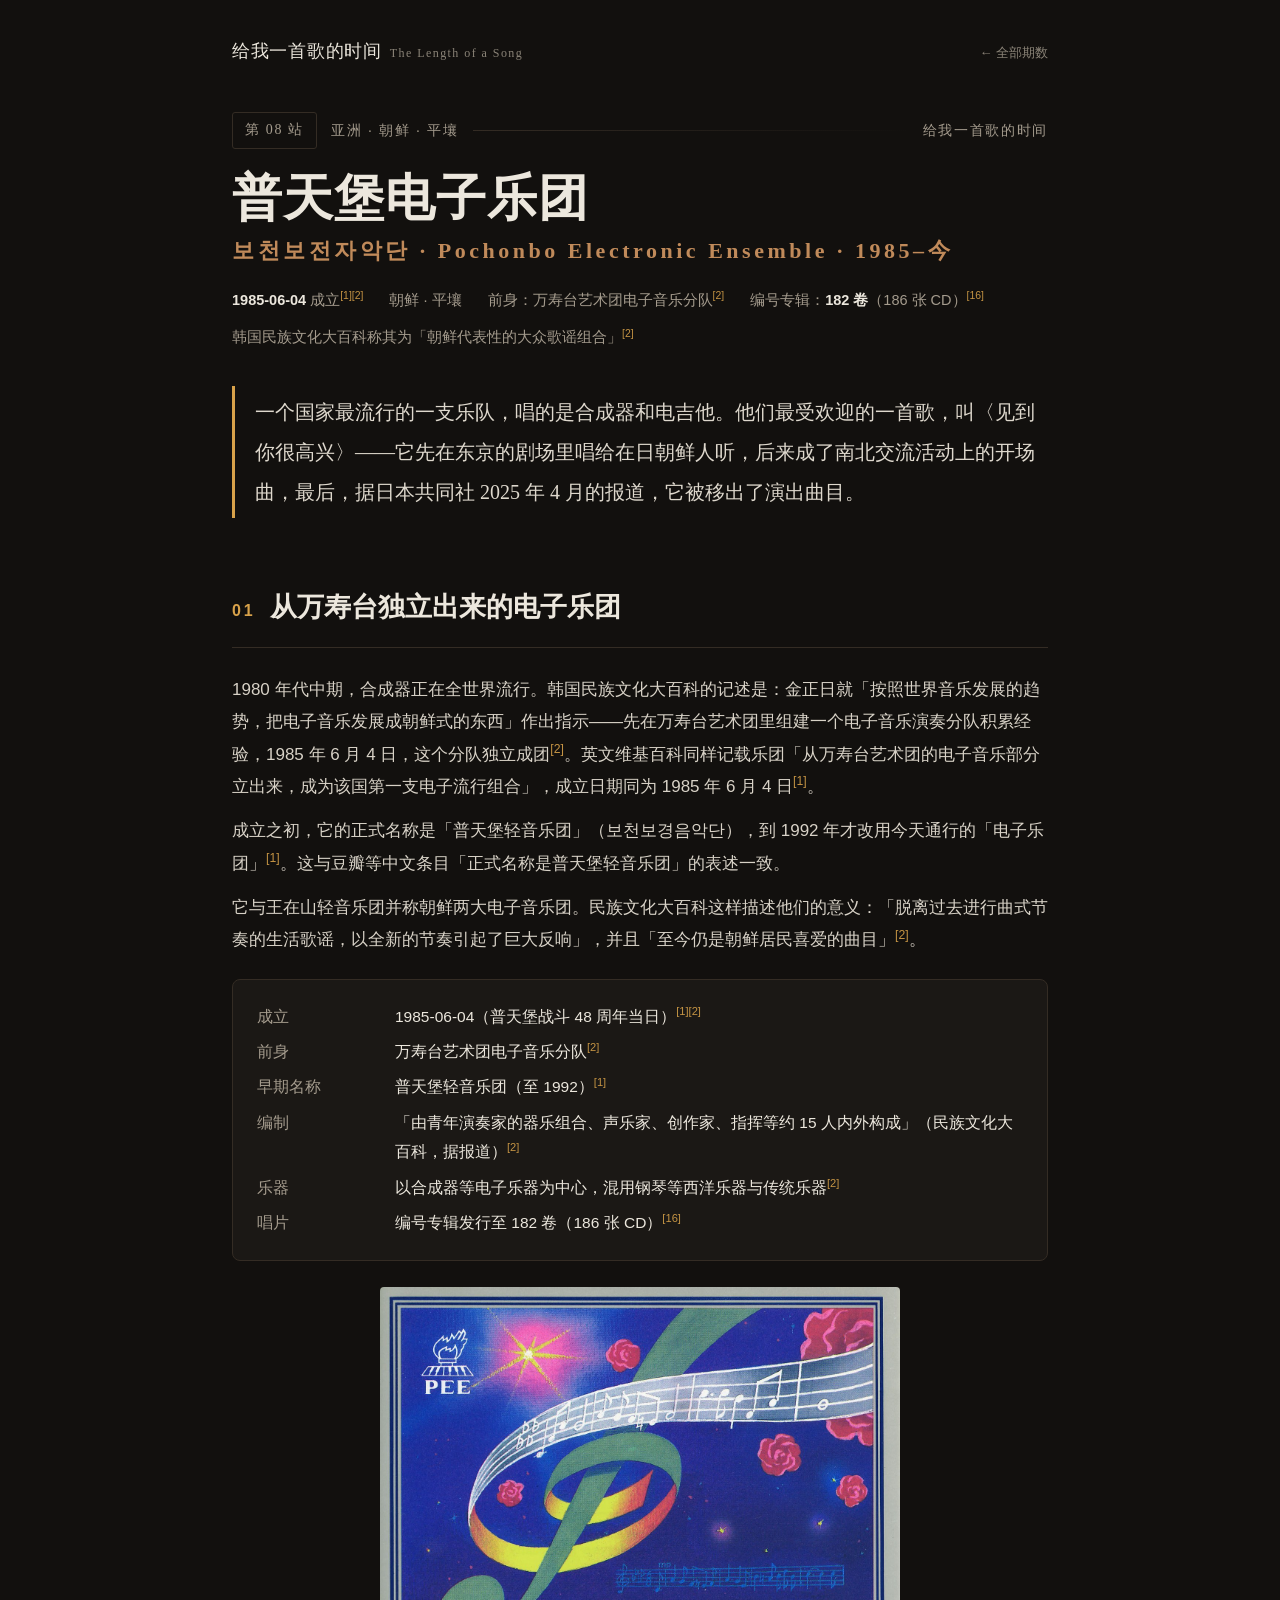
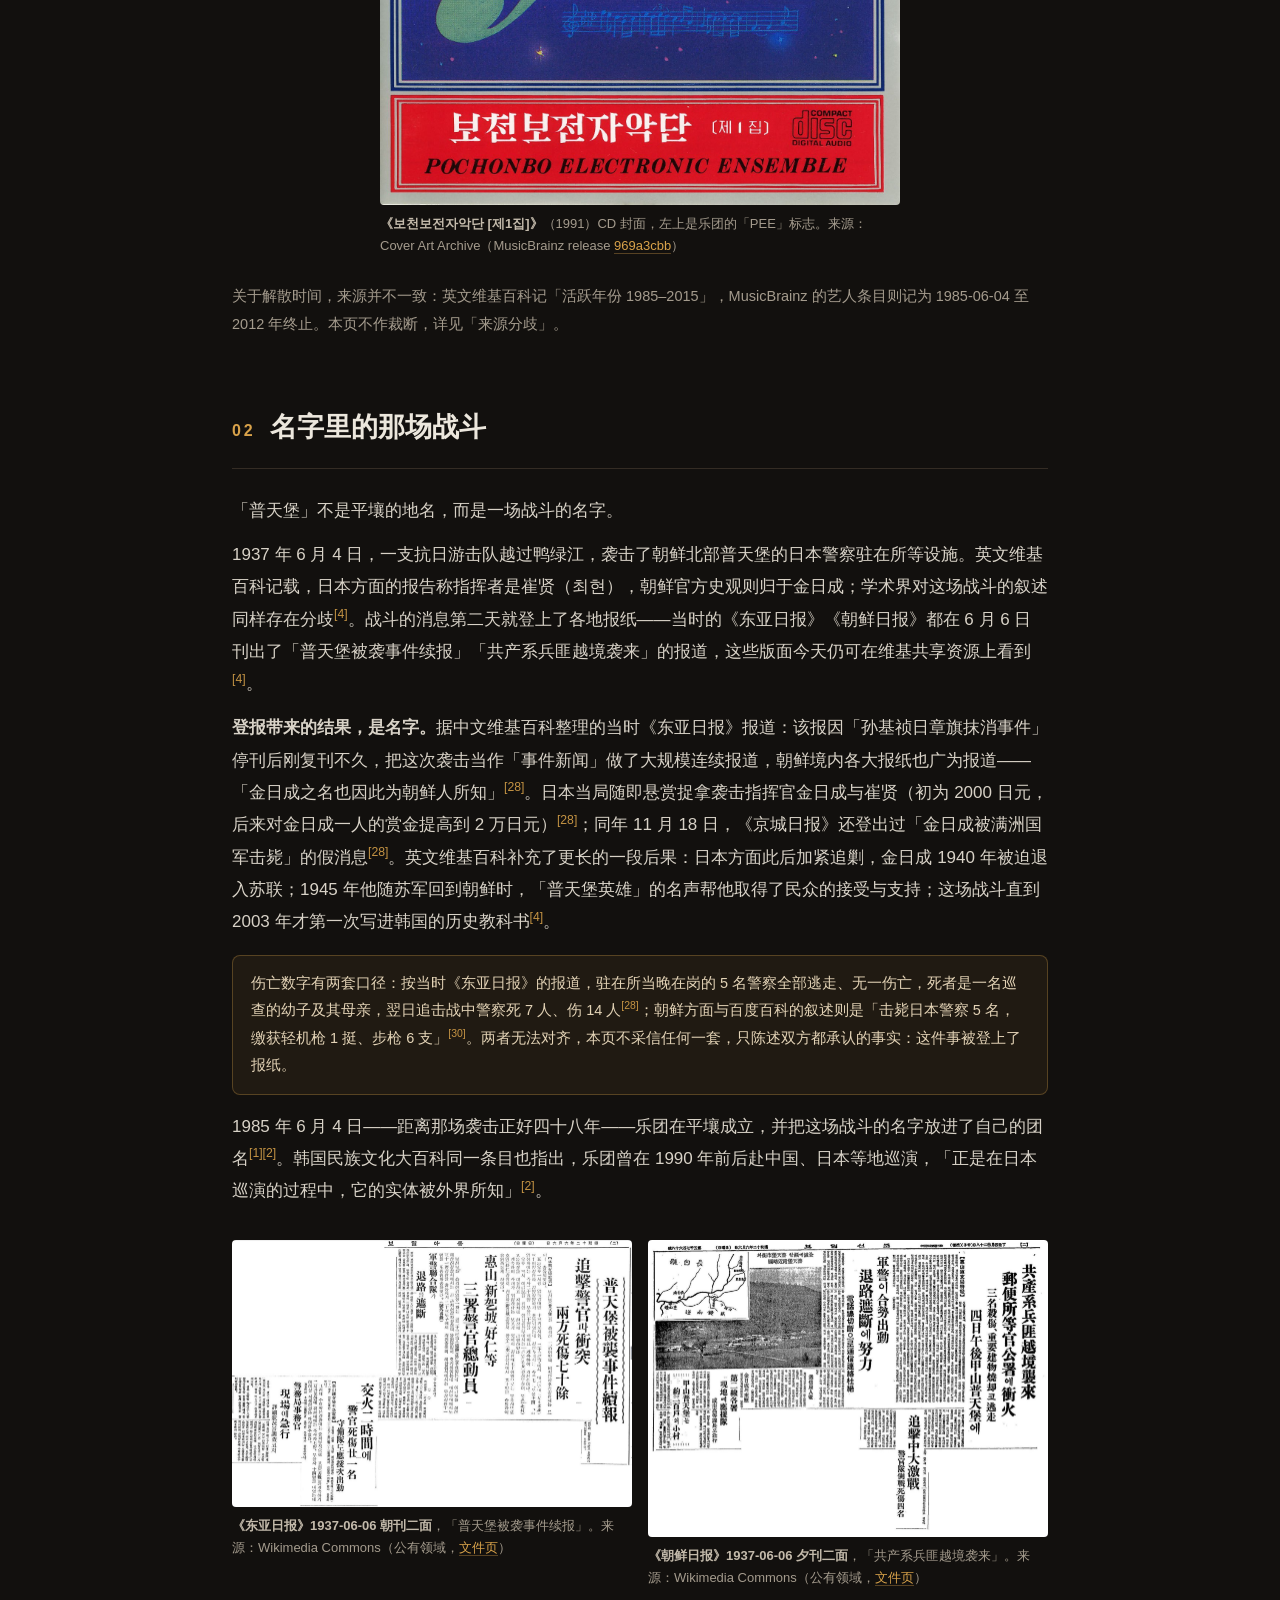
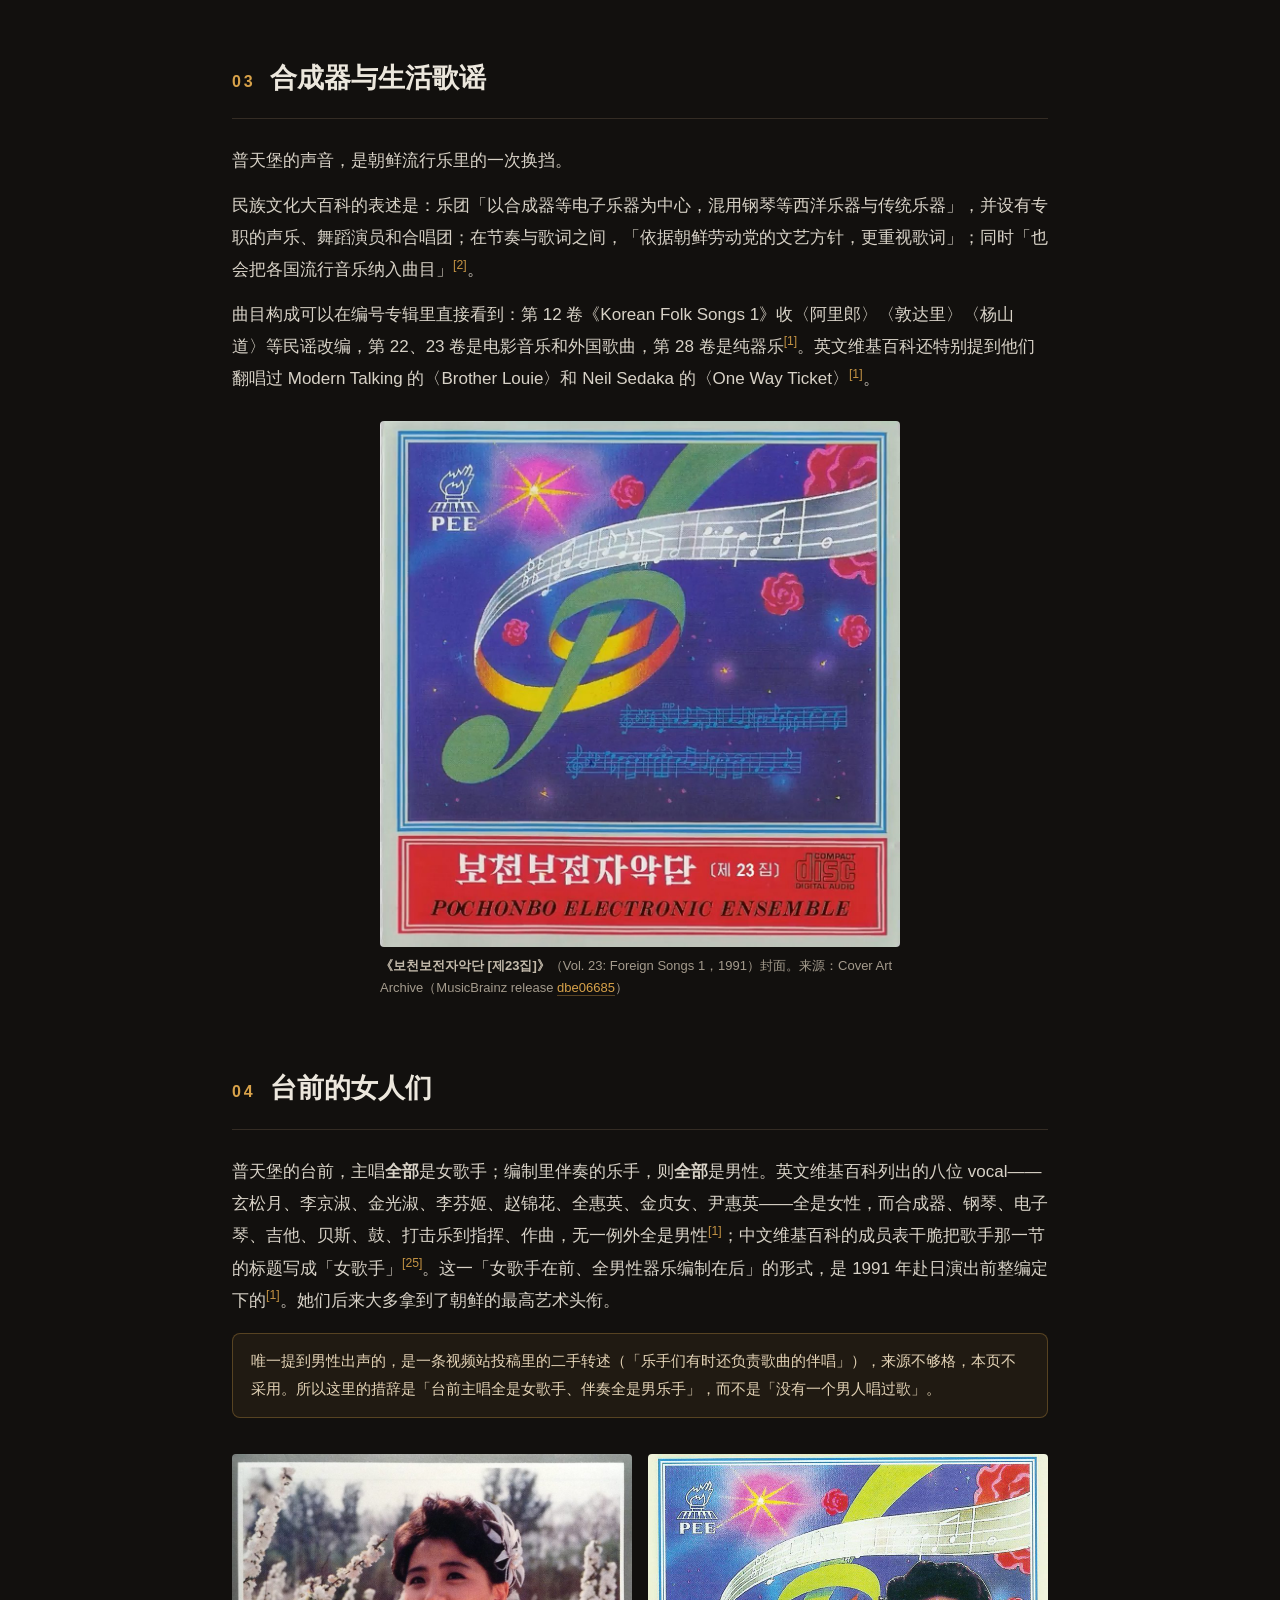
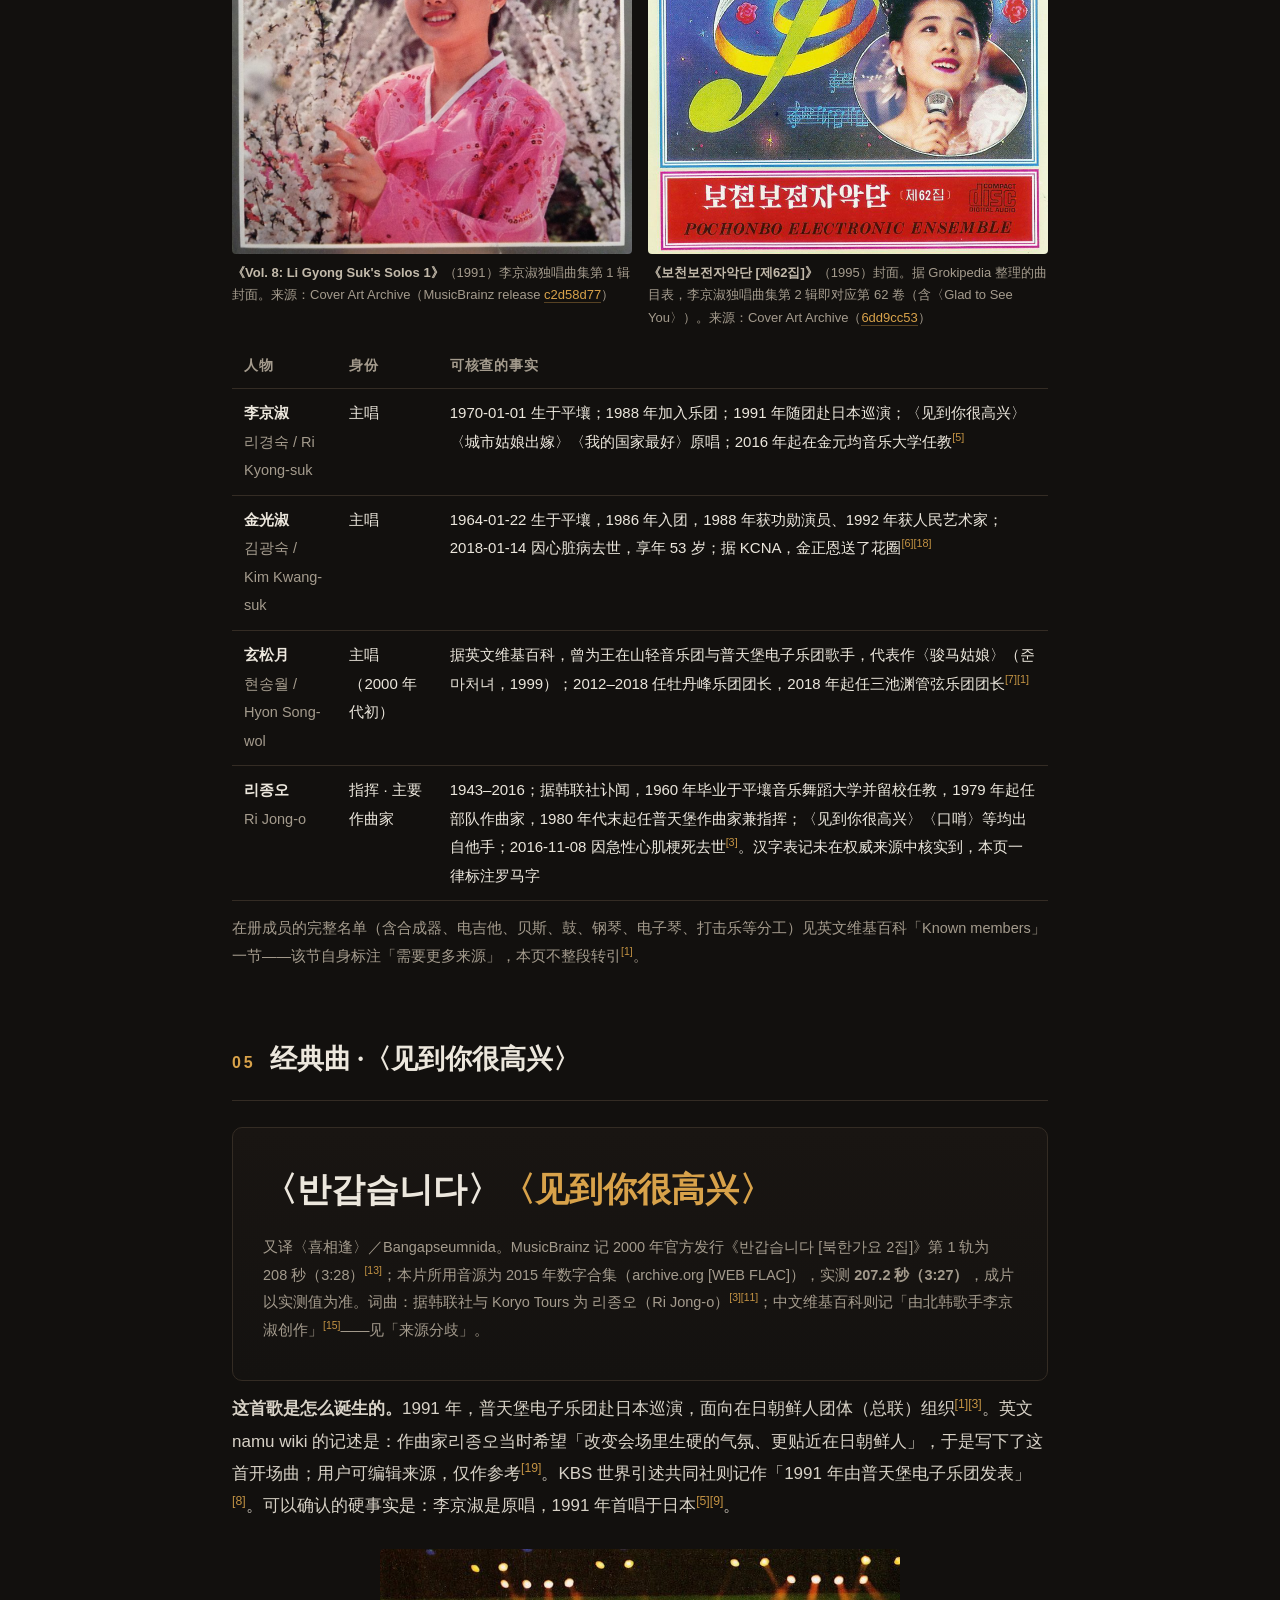
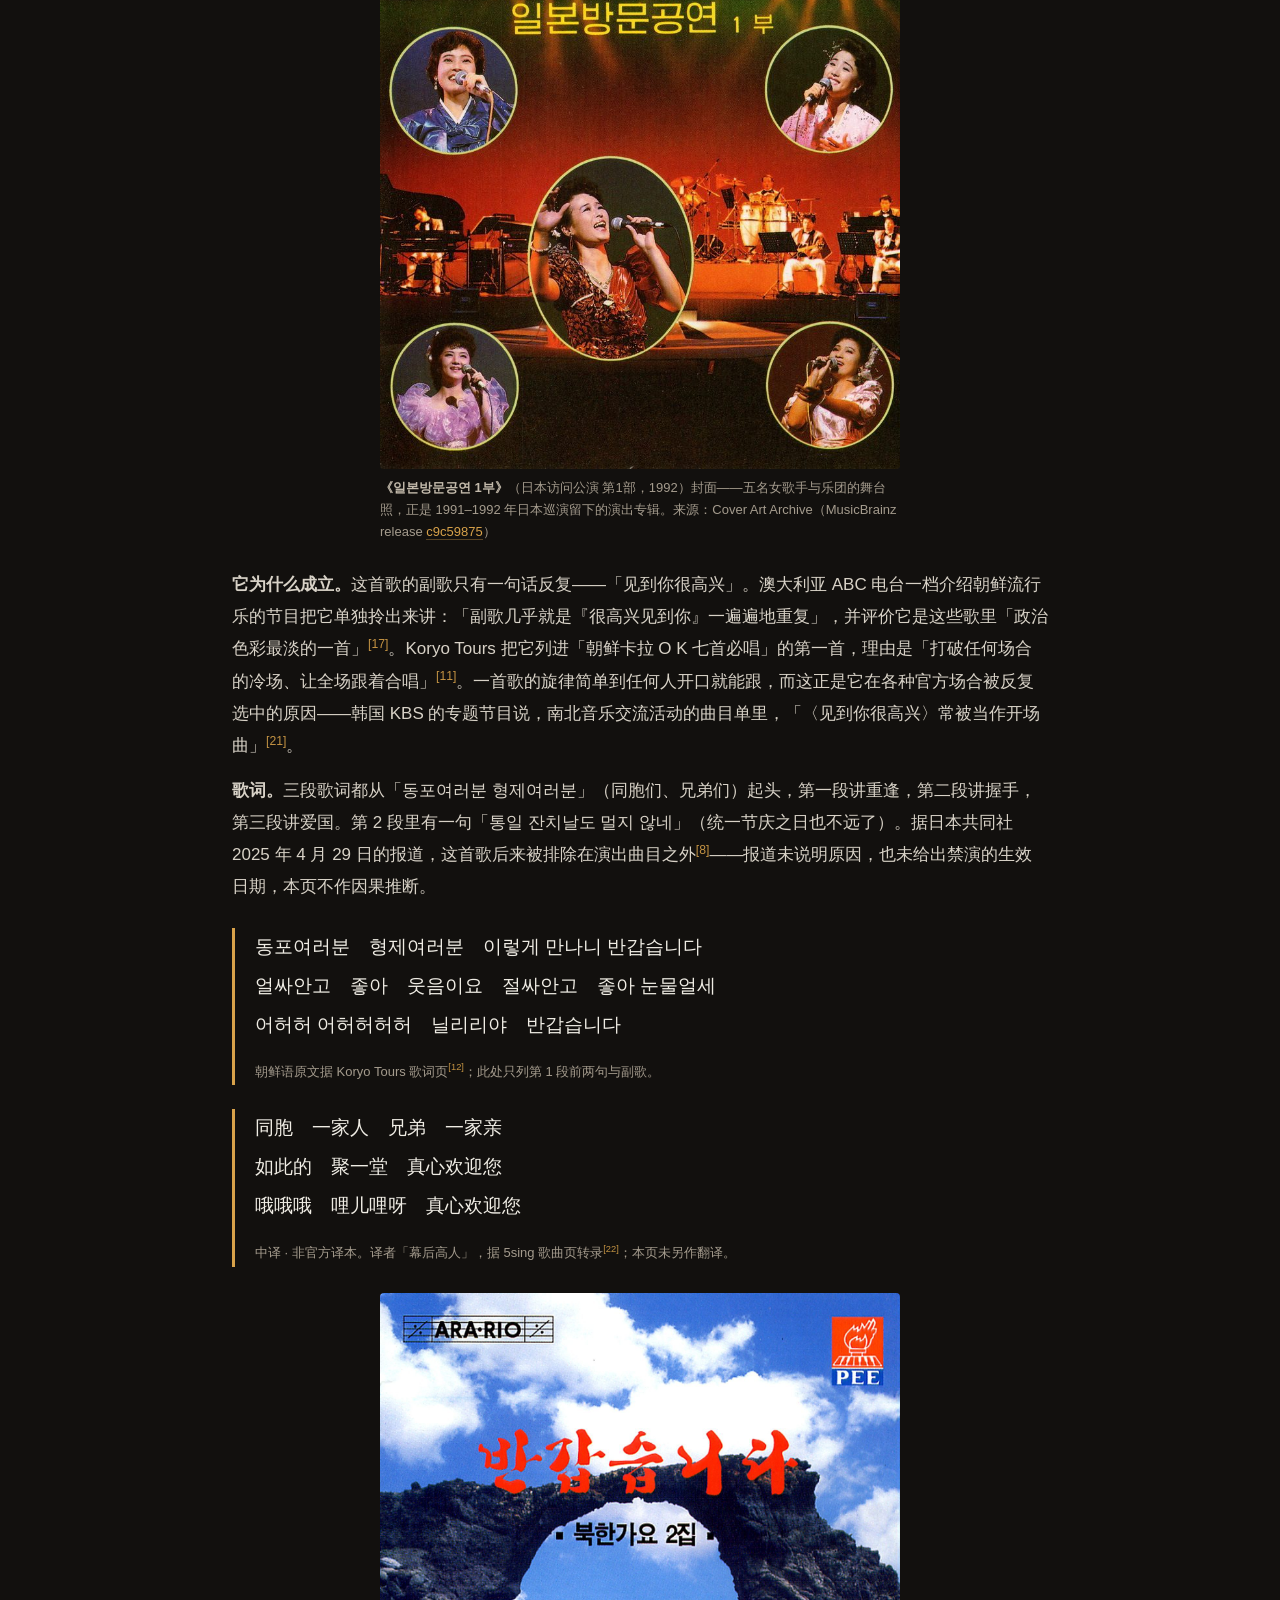
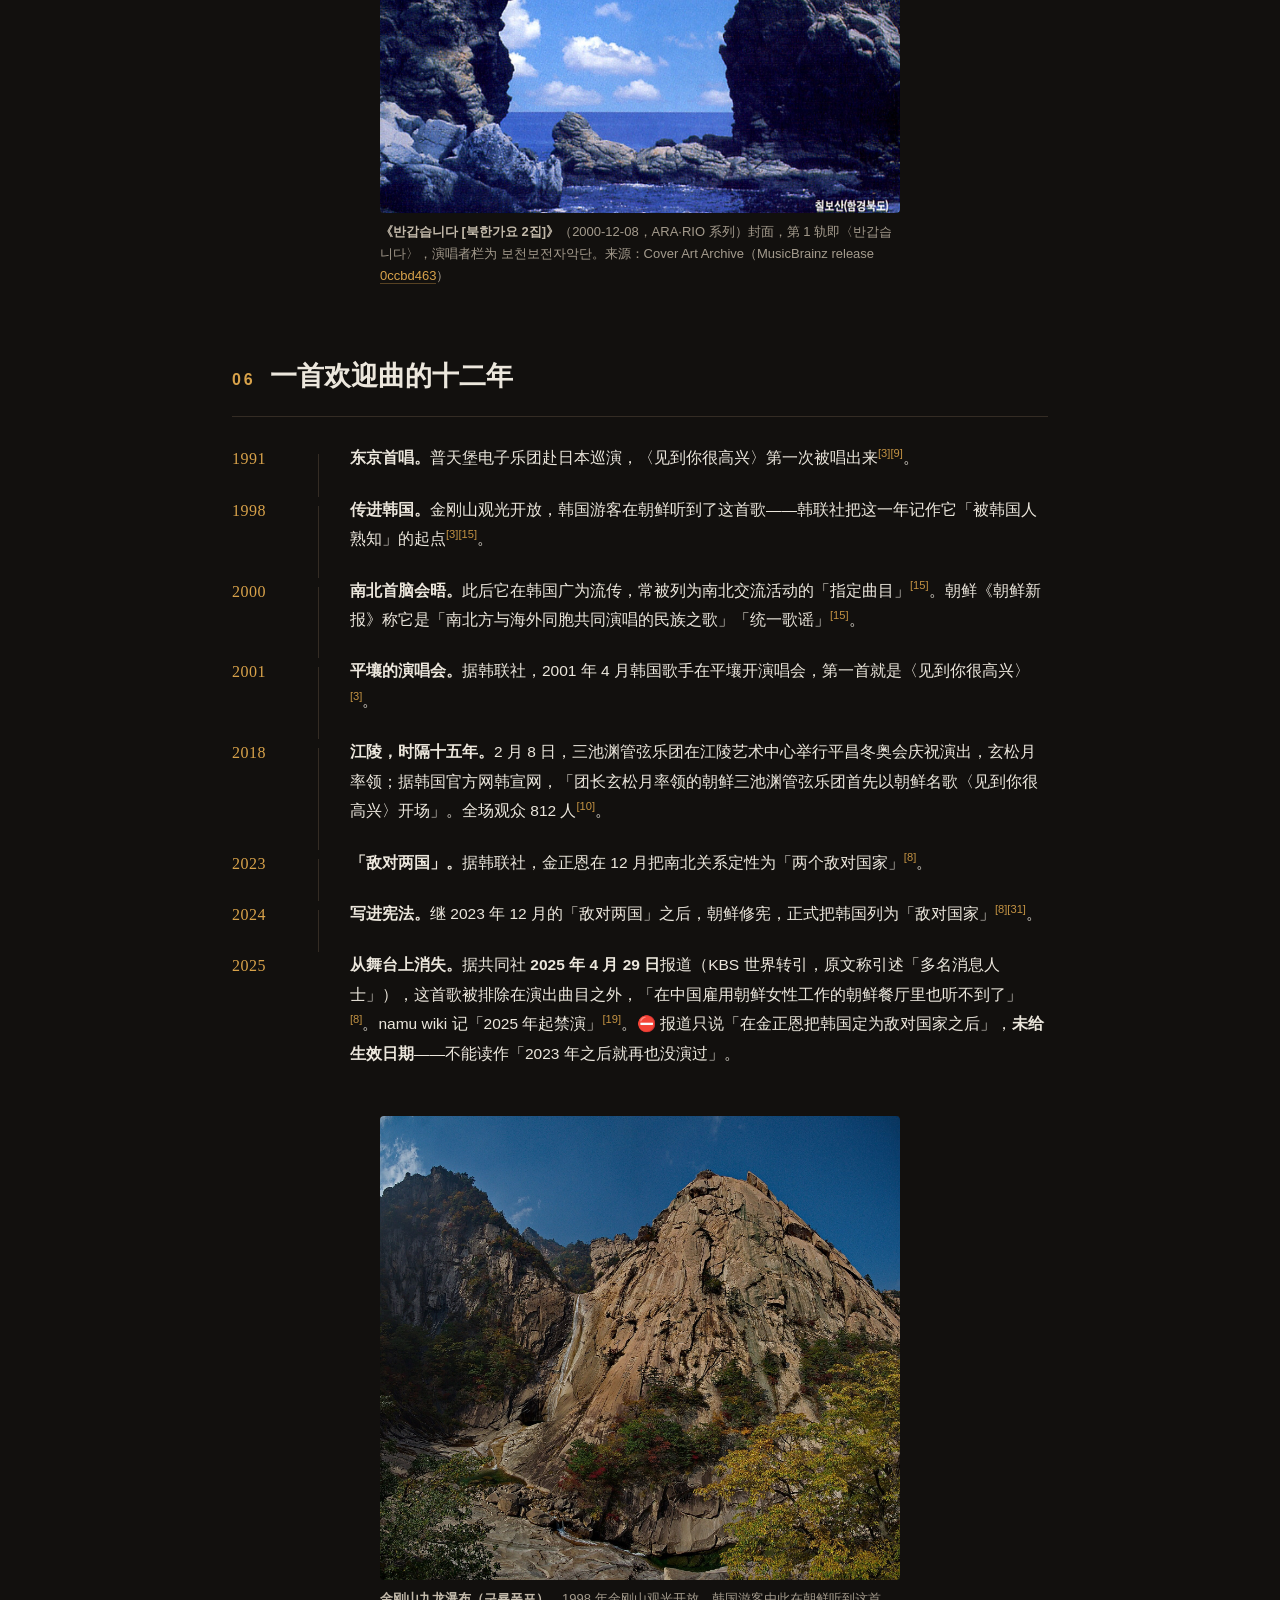
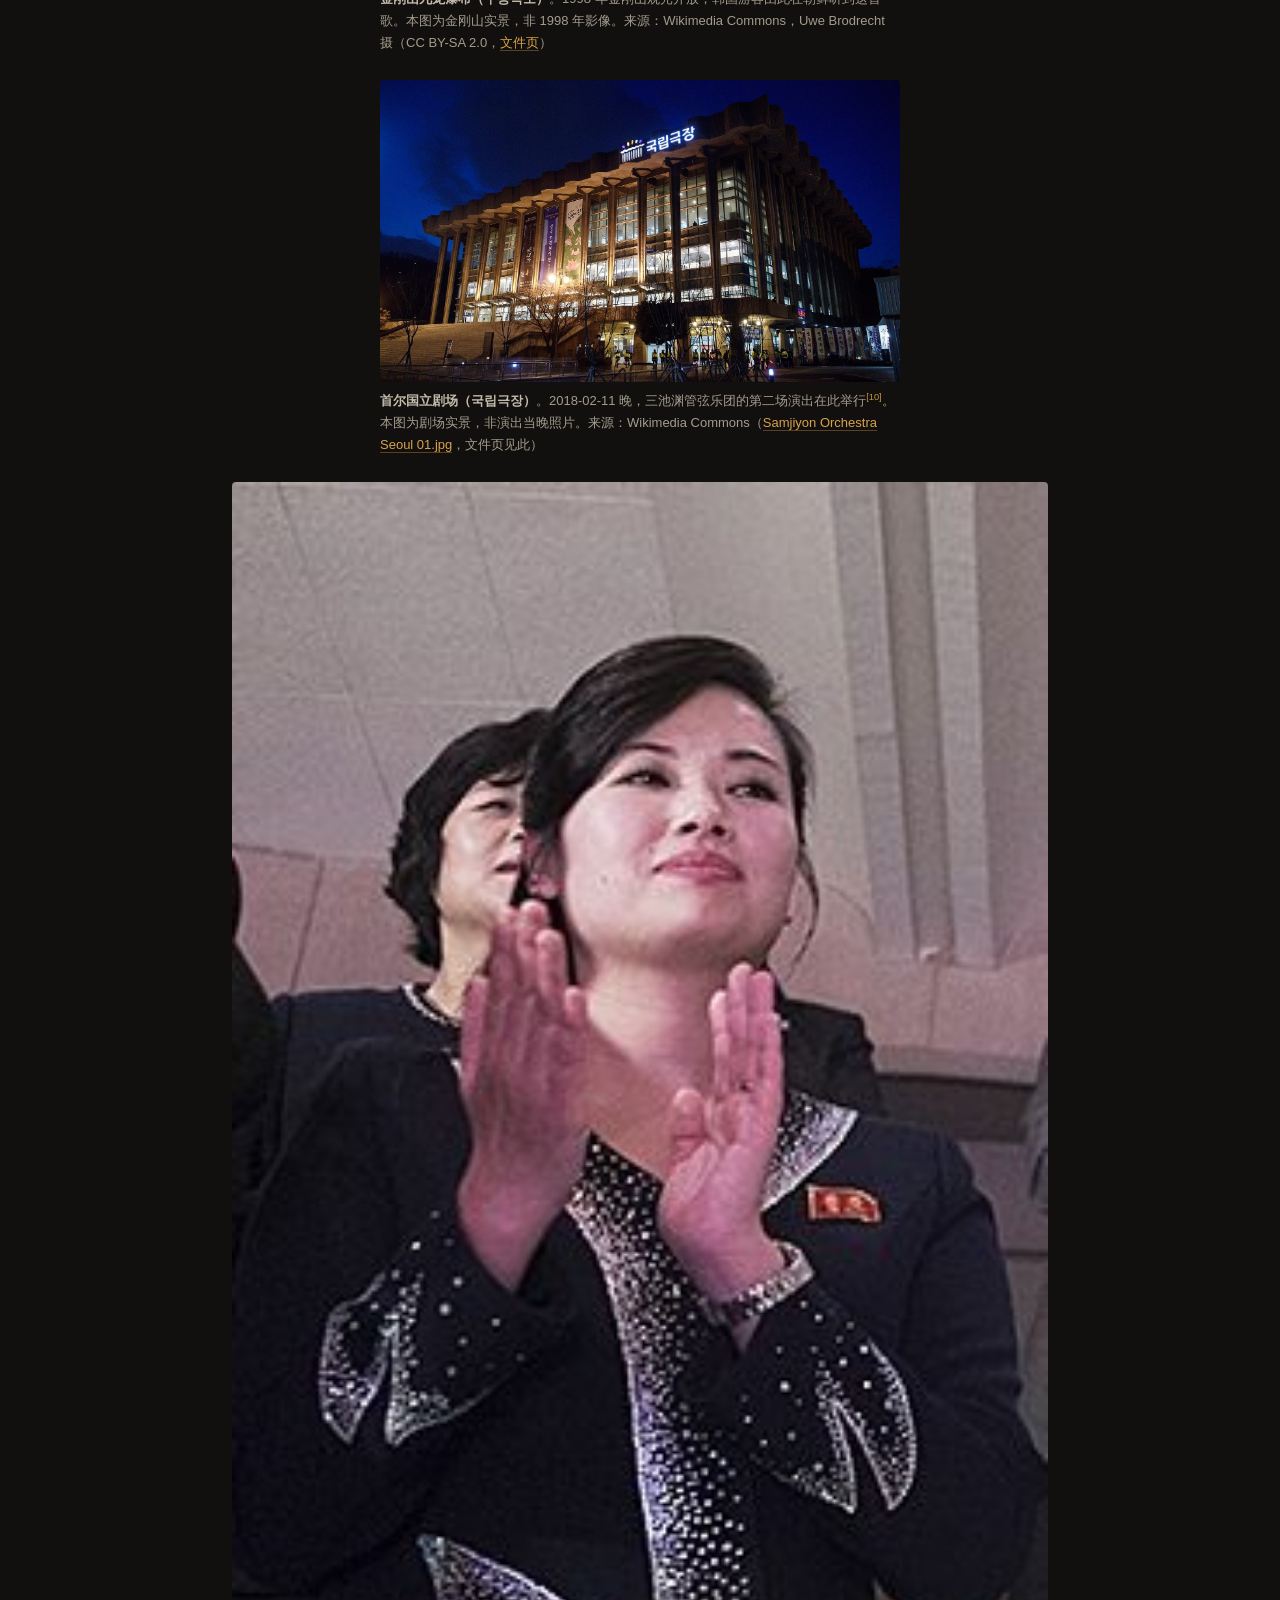
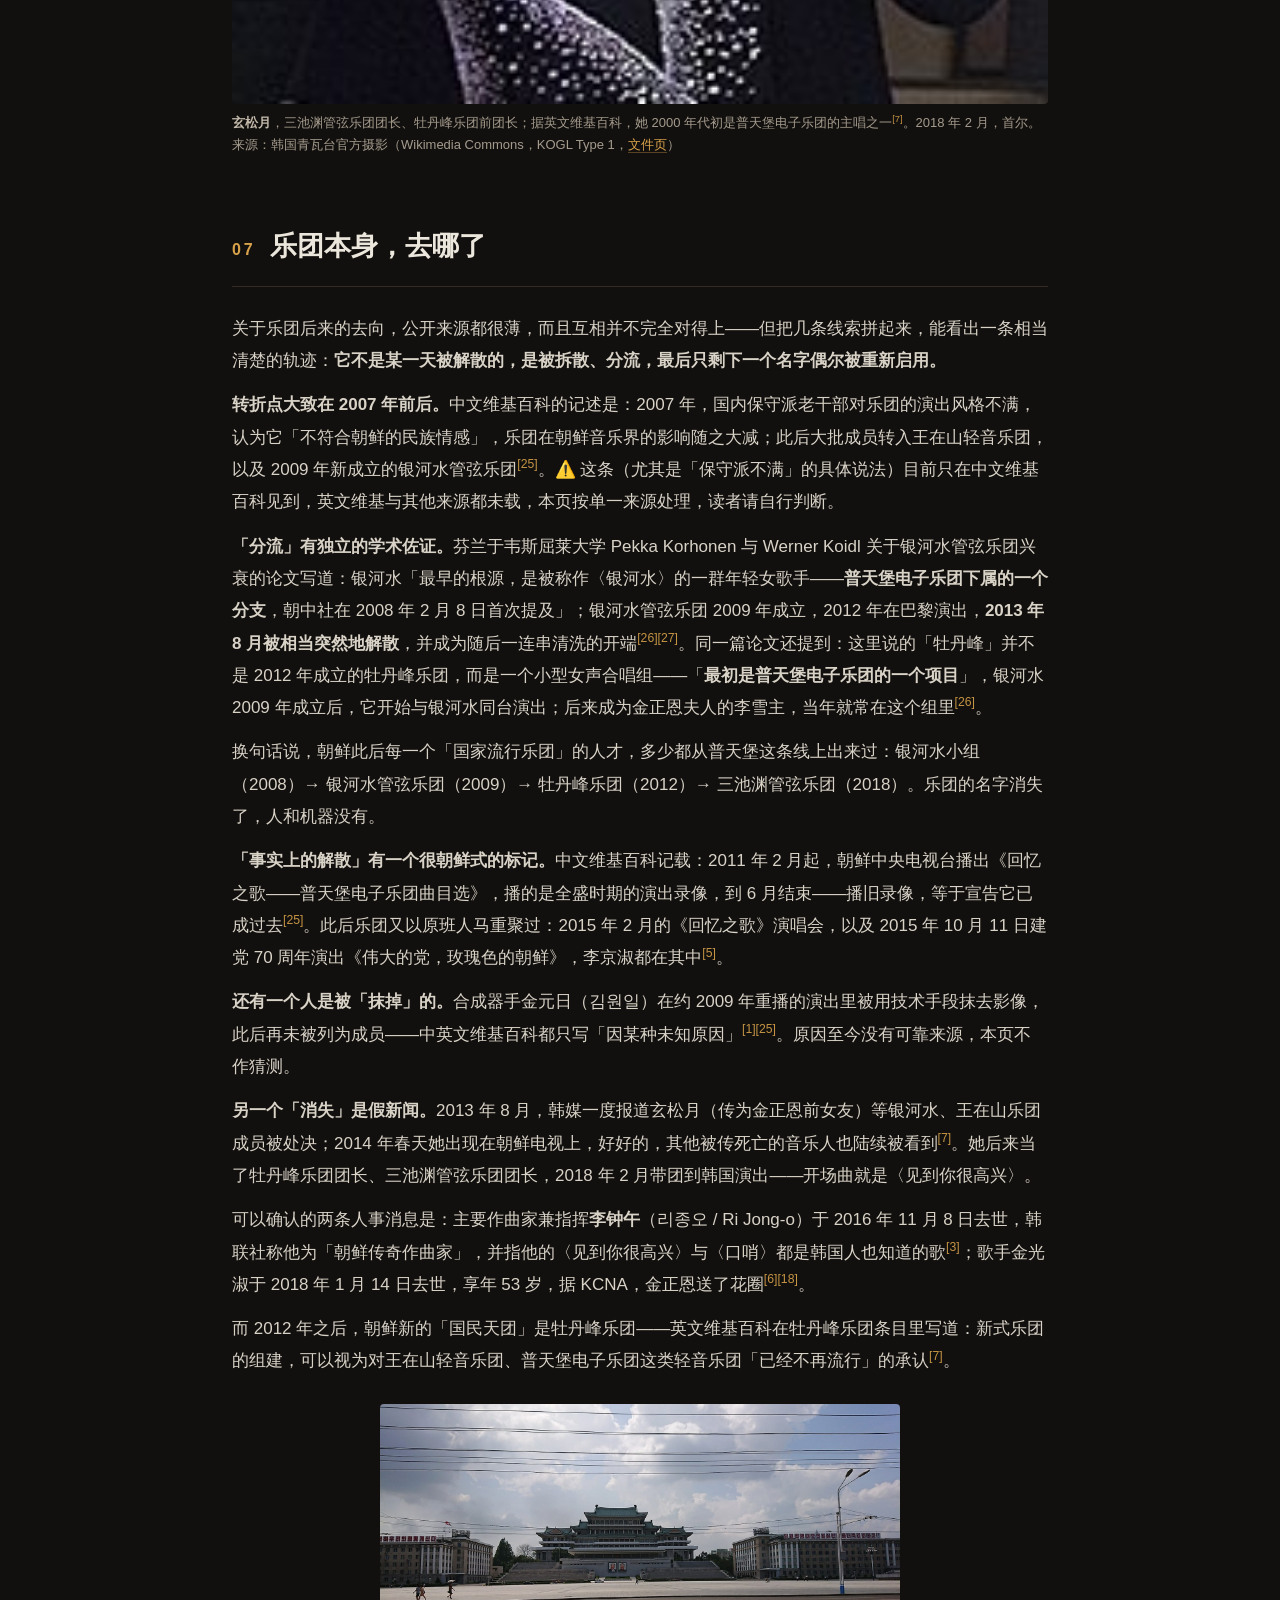
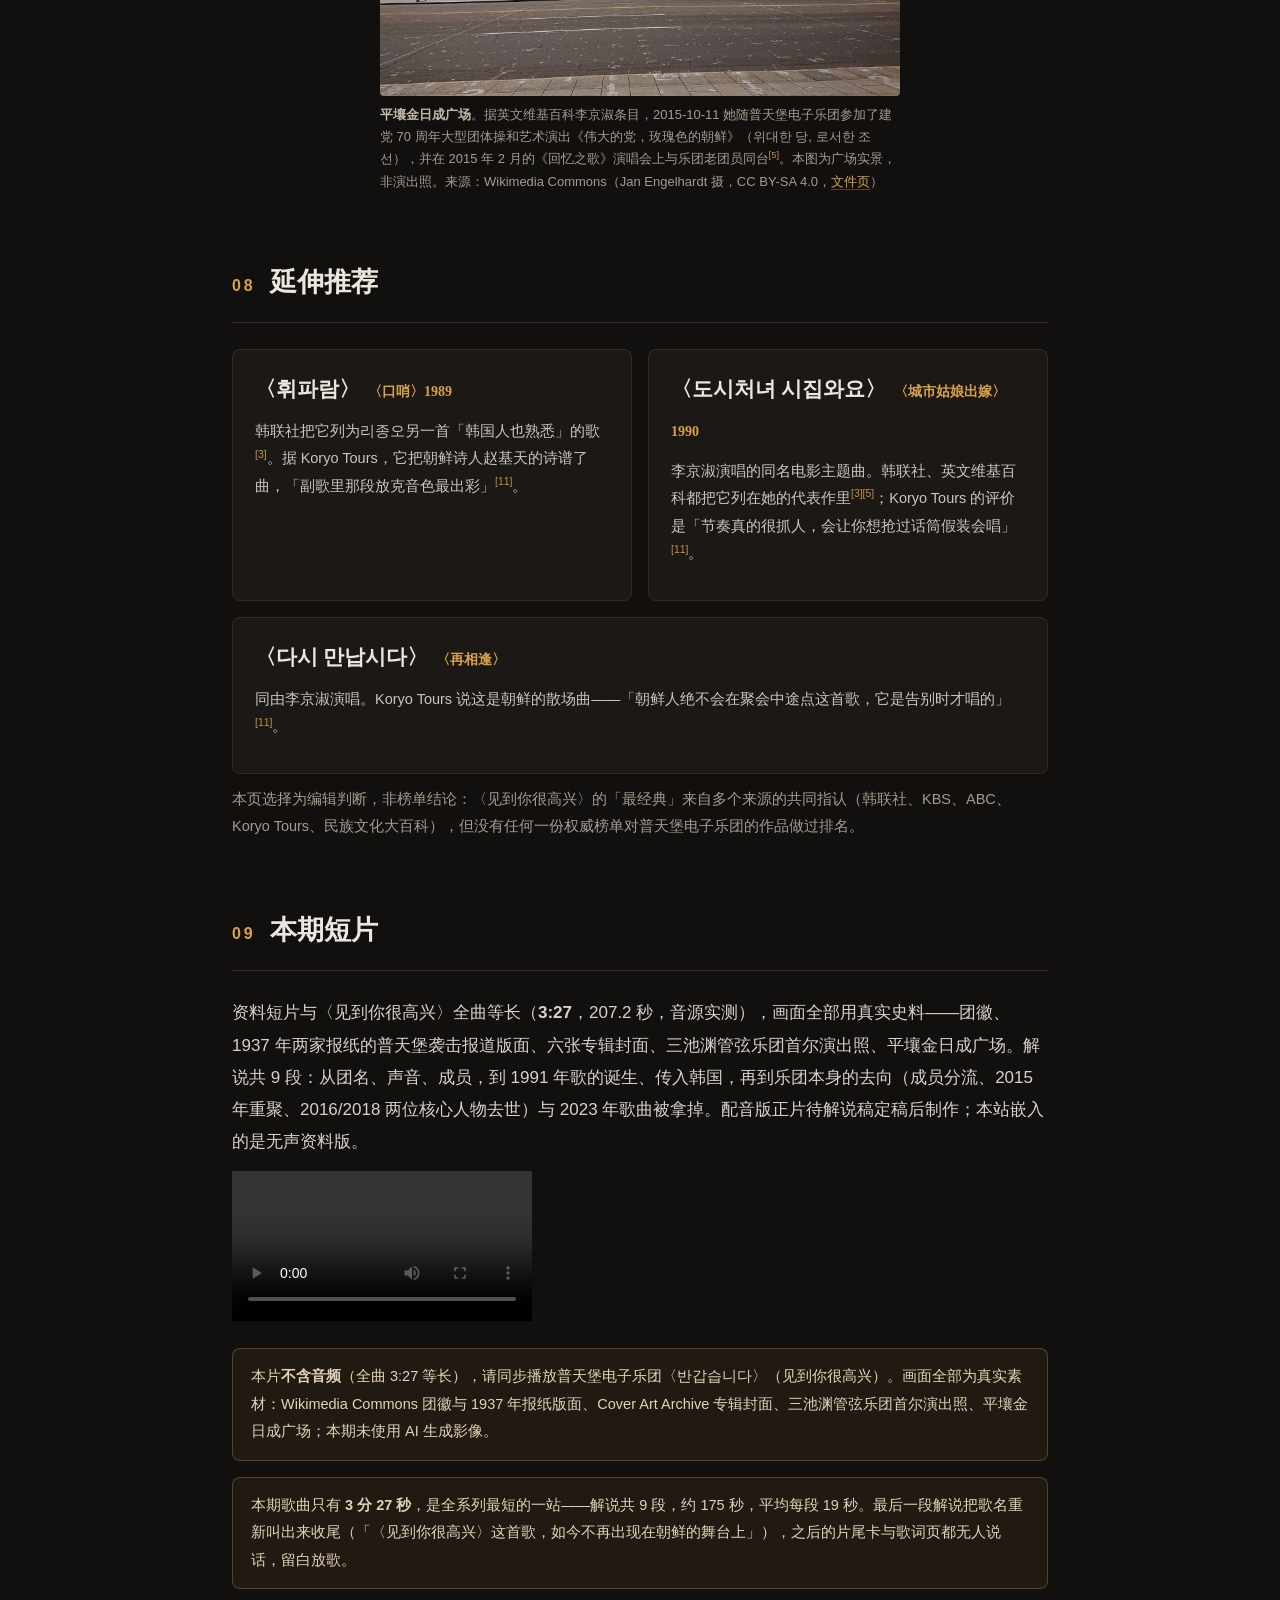
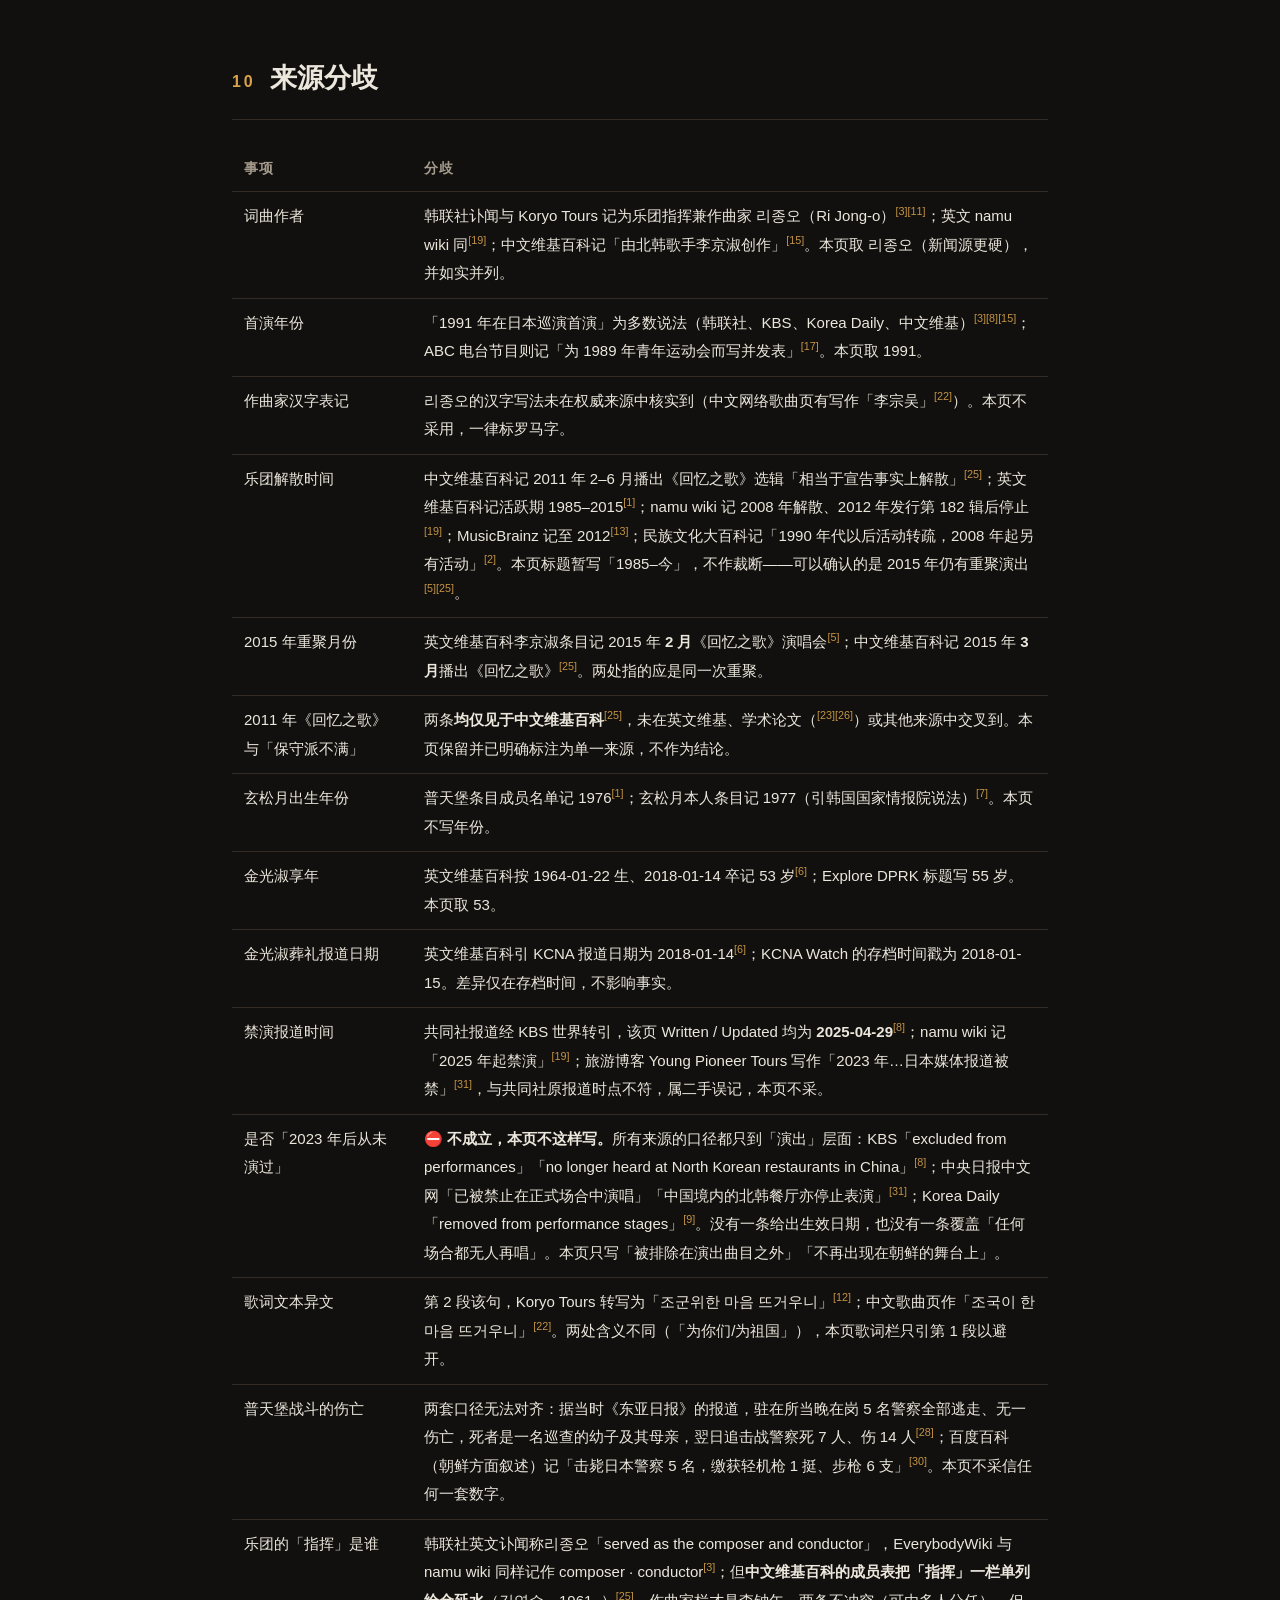
<file: 08-pochonbo.html>
<!DOCTYPE html>
<html lang="zh-CN">
<head>
<meta charset="UTF-8">
<meta name="viewport" content="width=device-width, initial-scale=1.0">
<title>给我一首歌的时间 08 · 朝鲜 — 普天堡电子乐团（보천보전자악단）</title>
<style>
  :root{
    --bg:#12100e; --panel:#1b1815; --line:#342c24; --ink:#ece7dd; --ink2:#a49b8d;
    --gold:#d8a24a; --blue:#c08a5a; --serif:"Songti SC","Noto Serif CJK SC",serif;
    --sans:"Hiragino Sans GB","PingFang SC",sans-serif;
  }
  *{box-sizing:border-box;margin:0;padding:0}
  body{background:var(--bg);color:var(--ink);font-family:var(--sans);line-height:1.9;font-size:17px}
  .wrap{max-width:860px;margin:0 auto;padding:0 22px 90px}
  a{color:var(--gold);text-decoration:none;border-bottom:1px solid rgba(216,162,74,.35)}
  a:hover{border-bottom-color:var(--gold)}
  sup{font-size:.72em;line-height:0}
  sup a{border:none;color:var(--gold);opacity:.9}

  .stop{display:flex;align-items:center;gap:14px;margin:44px 0 18px;color:var(--ink2);font-size:14px;letter-spacing:.12em}
  .stop .no{font-family:var(--serif);border:1px solid var(--line);padding:4px 12px;border-radius:3px}
  .stop .route{flex:1;height:1px;background:linear-gradient(90deg,var(--line),transparent)}
  h1{font-family:var(--serif);font-size:50px;line-height:1.25;font-weight:700;letter-spacing:.02em}
  h1 .en{display:block;font-size:22px;color:var(--blue);letter-spacing:.16em;margin-top:8px;font-weight:600}
  .meta{display:flex;flex-wrap:wrap;gap:10px 26px;margin:22px 0 0;color:var(--ink2);font-size:14.5px}
  .meta b{color:var(--ink);font-weight:600}
  .lede{font-family:var(--serif);font-size:20px;color:#ded8cd;border-left:3px solid var(--gold);padding:6px 0 6px 20px;margin:34px 0 10px;line-height:2}

  section{margin-top:64px}
  h2{font-family:var(--serif);font-size:27px;font-weight:700;margin-bottom:6px;display:flex;align-items:baseline;gap:14px}
  h2 .k{color:var(--gold);font-size:16px;letter-spacing:.18em;font-family:var(--sans);font-weight:600}
  .rule{height:1px;background:var(--line);margin:14px 0 26px}
  h3{font-size:18.5px;margin:30px 0 8px;color:var(--ink)}
  p{margin:12px 0;color:#d8d2c7}
  .muted{color:var(--ink2);font-size:14.5px}

  figure{margin:26px 0}
  figure img{width:100%;display:block;border-radius:4px}
  figure.half{max-width:520px;margin-left:auto;margin-right:auto}
  figure.narrow{max-width:380px;margin-left:auto;margin-right:auto}
  figcaption{font-size:13px;color:var(--ink2);margin-top:8px;line-height:1.7}
  figcaption b{color:#c3baab;font-weight:600}
  .row{display:flex;gap:16px;flex-wrap:wrap}
  .row figure{flex:1 1 260px;margin:20px 0 0}

  .panel{background:var(--panel);border:1px solid var(--line);border-radius:8px;padding:22px 24px;margin:22px 0}
  .fact{display:grid;grid-template-columns:120px 1fr;gap:6px 18px;font-size:15.5px}
  .fact dt{color:var(--ink2)}
  .fact dd{color:var(--ink)}

  table{width:100%;border-collapse:collapse;font-size:15px;margin:14px 0}
  th,td{text-align:left;padding:10px 12px;border-bottom:1px solid var(--line);vertical-align:top}
  th{color:var(--ink2);font-weight:600;font-size:13.5px;letter-spacing:.06em}
  td.yr{color:var(--gold);white-space:nowrap;font-variant-numeric:tabular-nums}

  .tl{list-style:none;margin:18px 0}
  .tl li{position:relative;padding:0 0 22px 118px;font-size:15.5px}
  .tl li::before{content:"";position:absolute;left:86px;top:11px;bottom:-2px;width:1px;background:var(--line)}
  .tl li:last-child::before{display:none}
  .tl .yr{position:absolute;left:0;top:1px;font-family:var(--serif);color:var(--gold);font-size:16px;letter-spacing:.03em}
  .tl b{color:var(--ink)}

  .song{background:linear-gradient(180deg,#191512,#141210);border:1px solid var(--line);border-radius:10px;padding:30px 30px 24px;margin-top:22px}
  .song .t{font-family:var(--serif);font-size:34px;font-weight:700}
  .song .t span{color:var(--gold)}
  .lyric{font-family:var(--serif);color:#efece4;font-size:19px;line-height:2.05;border-left:3px solid var(--gold);padding-left:20px;margin:24px 0}
  .lyric small{display:block;font-family:var(--sans);font-size:13px;color:var(--ink2);margin-top:14px}
  .recs{display:flex;gap:16px;flex-wrap:wrap}
  .rec{flex:1 1 300px;background:var(--panel);border:1px solid var(--line);border-radius:8px;padding:20px 22px}
  .rec .n{font-family:var(--serif);font-size:21px;font-weight:700}
  .rec .y{color:var(--gold);font-size:14px;margin-left:8px}
  .rec p{font-size:14.5px;margin-top:8px;color:#ccc6ba}

  .note{background:rgba(216,162,74,.07);border:1px solid rgba(216,162,74,.3);border-radius:8px;padding:14px 18px;font-size:14.5px;color:#e3d3b6;margin:16px 0}
  .warn{background:rgba(192,138,90,.07);border:1px solid rgba(192,138,90,.3);border-radius:8px;padding:14px 18px;font-size:14.5px;color:#dcc9b2;margin:16px 0}

  ol.src{font-size:13.5px;color:var(--ink2);line-height:2;padding-left:24px}
  ol.src li{margin:4px 0}
  ol.src a{word-break:break-all}
  .credits{font-size:13px;color:var(--ink2);line-height:2}
  .site-bar{display:flex;align-items:baseline;justify-content:space-between;margin:0 0 10px;padding-top:34px}
  .site-bar .brand{font-family:var(--serif);font-size:18px;color:var(--ink);border:none;letter-spacing:.04em}
  .site-bar .brand em{font-style:normal;font-size:12px;color:#8A8377;margin-left:8px;letter-spacing:.12em}
  .site-bar .back{font-size:13px;color:#8A8377;border:none}
  .site-bar .back:hover{color:var(--gold)}

  footer{margin-top:70px;padding-top:22px;border-top:1px solid var(--line);color:var(--ink2);font-size:13px}
</style>
</head>
<body>
<div class="wrap">
  <div class="site-bar">
    <a class="brand" href="index.html">给我一首歌的时间<em>The Length of a Song</em></a>
    <a class="back" href="index.html">← 全部期数</a>
  </div>

  <div class="stop"><span class="no">第 08 站</span><span>亚洲 · 朝鲜 · 平壤</span><span class="route"></span><span>给我一首歌的时间</span></div>

  <h1>普天堡电子乐团<span class="en">보천보전자악단 · Pochonbo Electronic Ensemble · 1985–今</span></h1>
  <div class="meta">
    <span><b>1985-06-04</b> 成立<sup><a href="#src1">[1]</a><a href="#src2">[2]</a></sup></span>
    <span>朝鲜 · 平壤</span>
    <span>前身：万寿台艺术团电子音乐分队<sup><a href="#src2">[2]</a></sup></span>
    <span>编号专辑：<b>182 卷</b>（186 张 CD）<sup><a href="#src16">[16]</a></sup></span>
    <span>韩国民族文化大百科称其为「朝鲜代表性的大众歌谣组合」<sup><a href="#src2">[2]</a></sup></span>
  </div>

  <p class="lede">一个国家最流行的一支乐队，唱的是合成器和电吉他。他们最受欢迎的一首歌，叫〈见到你很高兴〉——它先在东京的剧场里唱给在日朝鲜人听，后来成了南北交流活动上的开场曲，最后，据日本共同社 2025 年 4 月的报道，它被移出了演出曲目。</p>

  <section id="birth">
    <h2><span class="k">01</span>从万寿台独立出来的电子乐团</h2>
    <div class="rule"></div>
    <p>1980 年代中期，合成器正在全世界流行。韩国民族文化大百科的记述是：金正日就「按照世界音乐发展的趋势，把电子音乐发展成朝鲜式的东西」作出指示——先在万寿台艺术团里组建一个电子音乐演奏分队积累经验，1985 年 6 月 4 日，这个分队独立成团<sup><a href="#src2">[2]</a></sup>。英文维基百科同样记载乐团「从万寿台艺术团的电子音乐部分立出来，成为该国第一支电子流行组合」，成立日期同为 1985 年 6 月 4 日<sup><a href="#src1">[1]</a></sup>。</p>
    <p>成立之初，它的正式名称是「普天堡轻音乐团」（보천보경음악단），到 1992 年才改用今天通行的「电子乐团」<sup><a href="#src1">[1]</a></sup>。这与豆瓣等中文条目「正式名称是普天堡轻音乐团」的表述一致。</p>
    <p>它与王在山轻音乐团并称朝鲜两大电子音乐团。民族文化大百科这样描述他们的意义：「脱离过去进行曲式节奏的生活歌谣，以全新的节奏引起了巨大反响」，并且「至今仍是朝鲜居民喜爱的曲目」<sup><a href="#src2">[2]</a></sup>。</p>

    <div class="panel"><dl class="fact">
      <dt>成立</dt><dd>1985-06-04（普天堡战斗 48 周年当日）<sup><a href="#src1">[1]</a></sup><sup><a href="#src2">[2]</a></sup></dd>
      <dt>前身</dt><dd>万寿台艺术团电子音乐分队<sup><a href="#src2">[2]</a></sup></dd>
      <dt>早期名称</dt><dd>普天堡轻音乐团（至 1992）<sup><a href="#src1">[1]</a></sup></dd>
      <dt>编制</dt><dd>「由青年演奏家的器乐组合、声乐家、创作家、指挥等约 15 人内外构成」（民族文化大百科，据报道）<sup><a href="#src2">[2]</a></sup></dd>
      <dt>乐器</dt><dd>以合成器等电子乐器为中心，混用钢琴等西洋乐器与传统乐器<sup><a href="#src2">[2]</a></sup></dd>
      <dt>唱片</dt><dd>编号专辑发行至 182 卷（186 张 CD）<sup><a href="#src16">[16]</a></sup></dd>
    </dl></div>

    <figure class="half">
      <img src="assets/pee_cover_vol1.jpg" alt="《보천보전자악단 제1집》封面">
      <figcaption><b>《보천보전자악단 [제1집]》</b>（1991）CD 封面，左上是乐团的「PEE」标志。来源：Cover Art Archive（MusicBrainz release <a href="https://musicbrainz.org/release/969a3cbb-c311-429e-8038-fe8aae9f1d11">969a3cbb</a>）</figcaption>
    </figure>

    <p class="muted">关于解散时间，来源并不一致：英文维基百科记「活跃年份 1985–2015」，MusicBrainz 的艺人条目则记为 1985-06-04 至 2012 年终止。本页不作裁断，详见「来源分歧」。</p>
  </section>

  <section id="name">
    <h2><span class="k">02</span>名字里的那场战斗</h2>
    <div class="rule"></div>
    <p>「普天堡」不是平壤的地名，而是一场战斗的名字。</p>
    <p>1937 年 6 月 4 日，一支抗日游击队越过鸭绿江，袭击了朝鲜北部普天堡的日本警察驻在所等设施。英文维基百科记载，日本方面的报告称指挥者是崔贤（최현），朝鲜官方史观则归于金日成；学术界对这场战斗的叙述同样存在分歧<sup><a href="#src4">[4]</a></sup>。战斗的消息第二天就登上了各地报纸——当时的《东亚日报》《朝鲜日报》都在 6 月 6 日刊出了「普天堡被袭事件续报」「共产系兵匪越境袭来」的报道，这些版面今天仍可在维基共享资源上看到<sup><a href="#src4">[4]</a></sup>。</p>
    <p><b>登报带来的结果，是名字。</b>据中文维基百科整理的当时《东亚日报》报道：该报因「孙基祯日章旗抹消事件」停刊后刚复刊不久，把这次袭击当作「事件新闻」做了大规模连续报道，朝鲜境内各大报纸也广为报道——「金日成之名也因此为朝鲜人所知」<sup><a href="#src28">[28]</a></sup>。日本当局随即悬赏捉拿袭击指挥官金日成与崔贤（初为 2000 日元，后来对金日成一人的赏金提高到 2 万日元）<sup><a href="#src28">[28]</a></sup>；同年 11 月 18 日，《京城日报》还登出过「金日成被满洲国军击毙」的假消息<sup><a href="#src28">[28]</a></sup>。英文维基百科补充了更长的一段后果：日本方面此后加紧追剿，金日成 1940 年被迫退入苏联；1945 年他随苏军回到朝鲜时，「普天堡英雄」的名声帮他取得了民众的接受与支持；这场战斗直到 2003 年才第一次写进韩国的历史教科书<sup><a href="#src4">[4]</a></sup>。</p>
    <div class="note">伤亡数字有两套口径：按当时《东亚日报》的报道，驻在所当晚在岗的 5 名警察全部逃走、无一伤亡，死者是一名巡查的幼子及其母亲，翌日追击战中警察死 7 人、伤 14 人<sup><a href="#src28">[28]</a></sup>；朝鲜方面与百度百科的叙述则是「击毙日本警察 5 名，缴获轻机枪 1 挺、步枪 6 支」<sup><a href="#src30">[30]</a></sup>。两者无法对齐，本页不采信任何一套，只陈述双方都承认的事实：这件事被登上了报纸。</div>
    <p>1985 年 6 月 4 日——距离那场袭击正好四十八年——乐团在平壤成立，并把这场战斗的名字放进了自己的团名<sup><a href="#src1">[1]</a></sup><sup><a href="#src2">[2]</a></sup>。韩国民族文化大百科同一条目也指出，乐团曾在 1990 年前后赴中国、日本等地巡演，「正是在日本巡演的过程中，它的实体被外界所知」<sup><a href="#src2">[2]</a></sup>。</p>

    <div class="row">
      <figure>
        <img src="assets/pee_donga1937.jpg" alt="《东亚日报》1937-06-06 报道">
        <figcaption><b>《东亚日报》1937-06-06 朝刊二面</b>，「普天堡被袭事件续报」。来源：Wikimedia Commons（公有领域，<a href="https://commons.wikimedia.org/wiki/File:%EB%B3%B4%EC%B2%9C%EB%B3%B4_%EC%8A%B5%EA%B2%A9_%EC%86%8D%EB%B3%B4_1937-06-06_%EB%8F%99%EC%95%84%EC%9D%BC%EB%B3%B4.jpg">文件页</a>）</figcaption>
      </figure>
      <figure>
        <img src="assets/pee_chosun1937.jpg" alt="《朝鲜日报》1937-06-06 报道">
        <figcaption><b>《朝鲜日报》1937-06-06 夕刊二面</b>，「共产系兵匪越境袭来」。来源：Wikimedia Commons（公有领域，<a href="https://commons.wikimedia.org/wiki/File:%EB%B3%B4%EC%B2%9C%EB%B3%B4_%EC%82%AC%EA%B1%B4_%EB%B3%B4%EB%8F%84_1937-06-06_%EC%A1%B0%EC%84%A0%EC%9D%BC%EB%B3%B4.jpg">文件页</a>）</figcaption>
      </figure>
    </div>
  </section>

  <section id="sound">
    <h2><span class="k">03</span>合成器与生活歌谣</h2>
    <div class="rule"></div>
    <p>普天堡的声音，是朝鲜流行乐里的一次换挡。</p>
    <p>民族文化大百科的表述是：乐团「以合成器等电子乐器为中心，混用钢琴等西洋乐器与传统乐器」，并设有专职的声乐、舞蹈演员和合唱团；在节奏与歌词之间，「依据朝鲜劳动党的文艺方针，更重视歌词」；同时「也会把各国流行音乐纳入曲目」<sup><a href="#src2">[2]</a></sup>。</p>
    <p>曲目构成可以在编号专辑里直接看到：第 12 卷《Korean Folk Songs 1》收〈阿里郎〉〈敦达里〉〈杨山道〉等民谣改编，第 22、23 卷是电影音乐和外国歌曲，第 28 卷是纯器乐<sup><a href="#src1">[1]</a></sup>。英文维基百科还特别提到他们翻唱过 Modern Talking 的〈Brother Louie〉和 Neil Sedaka 的〈One Way Ticket〉<sup><a href="#src1">[1]</a></sup>。</p>

    <figure class="half">
      <img src="assets/pee_cover_vol23.jpg" alt="《보천보전자악단 제23집》封面">
      <figcaption><b>《보천보전자악단 [제23집]》</b>（Vol. 23: Foreign Songs 1，1991）封面。来源：Cover Art Archive（MusicBrainz release <a href="https://musicbrainz.org/release/dbe06685-13cd-4d5d-b19b-e5b942cb178b">dbe06685</a>）</figcaption>
    </figure>
  </section>

  <section id="members">
    <h2><span class="k">04</span>台前的女人们</h2>
    <div class="rule"></div>
    <p>普天堡的台前，主唱<b>全部</b>是女歌手；编制里伴奏的乐手，则<b>全部</b>是男性。英文维基百科列出的八位 vocal——玄松月、李京淑、金光淑、李芬姬、赵锦花、全惠英、金贞女、尹惠英——全是女性，而合成器、钢琴、电子琴、吉他、贝斯、鼓、打击乐到指挥、作曲，无一例外全是男性<sup><a href="#src1">[1]</a></sup>；中文维基百科的成员表干脆把歌手那一节的标题写成「女歌手」<sup><a href="#src25">[25]</a></sup>。这一「女歌手在前、全男性器乐编制在后」的形式，是 1991 年赴日演出前整编定下的<sup><a href="#src1">[1]</a></sup>。她们后来大多拿到了朝鲜的最高艺术头衔。</p>
    <div class="note">唯一提到男性出声的，是一条视频站投稿里的二手转述（「乐手们有时还负责歌曲的伴唱」），来源不够格，本页不采用。所以这里的措辞是「台前主唱全是女歌手、伴奏全是男乐手」，而不是「没有一个男人唱过歌」。</div>
    <div class="row">
      <figure>
        <img src="assets/pee_cover_rks8.jpg" alt="《Vol. 8: Li Gyong Suk's Solos 1》封面">
        <figcaption><b>《Vol. 8: Li Gyong Suk's Solos 1》</b>（1991）李京淑独唱曲集第 1 辑封面。来源：Cover Art Archive（MusicBrainz release <a href="https://musicbrainz.org/release/c2d58d77-14a5-4eef-afe4-670dfc757c71">c2d58d77</a>）</figcaption>
      </figure>
      <figure>
        <img src="assets/pee_cover_vol62.jpg" alt="《보천보전자악단 제62집》封面">
        <figcaption><b>《보천보전자악단 [제62집]》</b>（1995）封面。据 Grokipedia 整理的曲目表，李京淑独唱曲集第 2 辑即对应第 62 卷（含〈Glad to See You〉）。来源：Cover Art Archive（<a href="https://musicbrainz.org/release/6dd9cc53-b059-4525-aeef-ac1d9c56171c">6dd9cc53</a>）</figcaption>
      </figure>
    </div>
    <table>
      <thead><tr><th>人物</th><th>身份</th><th>可核查的事实</th></tr></thead>
      <tbody>
        <tr><td><b>李京淑</b><br><span class="muted">리경숙 / Ri Kyong-suk</span></td><td>主唱</td><td>1970-01-01 生于平壤；1988 年加入乐团；1991 年随团赴日本巡演；〈见到你很高兴〉〈城市姑娘出嫁〉〈我的国家最好〉原唱；2016 年起在金元均音乐大学任教<sup><a href="#src5">[5]</a></sup></td></tr>
        <tr><td><b>金光淑</b><br><span class="muted">김광숙 / Kim Kwang-suk</span></td><td>主唱</td><td>1964-01-22 生于平壤，1986 年入团，1988 年获功勋演员、1992 年获人民艺术家；2018-01-14 因心脏病去世，享年 53 岁；据 KCNA，金正恩送了花圈<sup><a href="#src6">[6]</a></sup><sup><a href="#src18">[18]</a></sup></td></tr>
        <tr><td><b>玄松月</b><br><span class="muted">현송월 / Hyon Song-wol</span></td><td>主唱（2000 年代初）</td><td>据英文维基百科，曾为王在山轻音乐团与普天堡电子乐团歌手，代表作〈骏马姑娘〉（준마처녀，1999）；2012–2018 任牡丹峰乐团团长，2018 年起任三池渊管弦乐团团长<sup><a href="#src7">[7]</a></sup><sup><a href="#src1">[1]</a></sup></td></tr>
        <tr><td><b>리종오</b><br><span class="muted">Ri Jong-o</span></td><td>指挥 · 主要作曲家</td><td>1943–2016；据韩联社讣闻，1960 年毕业于平壤音乐舞蹈大学并留校任教，1979 年起任部队作曲家，1980 年代末起任普天堡作曲家兼指挥；〈见到你很高兴〉〈口哨〉等均出自他手；2016-11-08 因急性心肌梗死去世<sup><a href="#src3">[3]</a></sup>。汉字表记未在权威来源中核实到，本页一律标注罗马字</td></tr>
      </tbody>
    </table>
    <p class="muted">在册成员的完整名单（含合成器、电吉他、贝斯、鼓、钢琴、电子琴、打击乐等分工）见英文维基百科「Known members」一节——该节自身标注「需要更多来源」，本页不整段转引<sup><a href="#src1">[1]</a></sup>。</p>
  </section>

  <section id="classic">
    <h2><span class="k">05</span>经典曲 ·〈见到你很高兴〉</h2>
    <div class="rule"></div>

    <div class="song">
      <div class="t">〈반갑습니다〉<span>〈见到你很高兴〉</span></div>
      <p class="muted">又译〈喜相逢〉／Bangapseumnida。MusicBrainz 记 2000 年官方发行《반갑습니다 [북한가요 2집]》第 1 轨为 208 秒（3:28）<sup><a href="#src13">[13]</a></sup>；本片所用音源为 2015 年数字合集（archive.org [WEB FLAC]），实测 <b>207.2 秒（3:27）</b>，成片以实测值为准。词曲：据韩联社与 Koryo Tours 为 리종오（Ri Jong-o）<sup><a href="#src3">[3]</a></sup><sup><a href="#src11">[11]</a></sup>；中文维基百科则记「由北韩歌手李京淑创作」<sup><a href="#src15">[15]</a></sup>——见「来源分歧」。</p>
    </div>

    <p><b>这首歌是怎么诞生的。</b>1991 年，普天堡电子乐团赴日本巡演，面向在日朝鲜人团体（总联）组织<sup><a href="#src1">[1]</a></sup><sup><a href="#src3">[3]</a></sup>。英文 namu wiki 的记述是：作曲家리종오当时希望「改变会场里生硬的气氛、更贴近在日朝鲜人」，于是写下了这首开场曲；用户可编辑来源，仅作参考<sup><a href="#src19">[19]</a></sup>。KBS 世界引述共同社则记作「1991 年由普天堡电子乐团发表」<sup><a href="#src8">[8]</a></sup>。可以确认的硬事实是：李京淑是原唱，1991 年首唱于日本<sup><a href="#src5">[5]</a></sup><sup><a href="#src9">[9]</a></sup>。</p>

    <figure class="half">
      <img src="assets/pee_cover_japan1.jpg" alt="《일본방문공연 1부》封面">
      <figcaption><b>《일본방문공연 1부》</b>（日本访问公演 第1部，1992）封面——五名女歌手与乐团的舞台照，正是 1991–1992 年日本巡演留下的演出专辑。来源：Cover Art Archive（MusicBrainz release <a href="https://musicbrainz.org/release/c9c59875-8258-4552-94c3-e962ae74bb89">c9c59875</a>）</figcaption>
    </figure>

    <p><b>它为什么成立。</b>这首歌的副歌只有一句话反复——「见到你很高兴」。澳大利亚 ABC 电台一档介绍朝鲜流行乐的节目把它单独拎出来讲：「副歌几乎就是『很高兴见到你』一遍遍地重复」，并评价它是这些歌里「政治色彩最淡的一首」<sup><a href="#src17">[17]</a></sup>。Koryo Tours 把它列进「朝鲜卡拉 O K 七首必唱」的第一首，理由是「打破任何场合的冷场、让全场跟着合唱」<sup><a href="#src11">[11]</a></sup>。一首歌的旋律简单到任何人开口就能跟，而这正是它在各种官方场合被反复选中的原因——韩国 KBS 的专题节目说，南北音乐交流活动的曲目单里，「〈见到你很高兴〉常被当作开场曲」<sup><a href="#src21">[21]</a></sup>。</p>

    <p><b>歌词。</b>三段歌词都从「동포여러분 형제여러분」（同胞们、兄弟们）起头，第一段讲重逢，第二段讲握手，第三段讲爱国。第 2 段里有一句「통일 잔치날도 멀지 않네」（统一节庆之日也不远了）。据日本共同社 2025 年 4 月 29 日的报道，这首歌后来被排除在演出曲目之外<sup><a href="#src8">[8]</a></sup>——报道未说明原因，也未给出禁演的生效日期，本页不作因果推断。</p>

    <div class="lyric">
      동포여러분　형제여러분　이렇게 만나니 반갑습니다<br>
      얼싸안고　좋아　웃음이요　절싸안고　좋아 눈물얼세<br>
      어허허 어허허허허　닐리리야　반갑습니다
      <small>朝鲜语原文据 Koryo Tours 歌词页<sup><a href="#src12">[12]</a></sup>；此处只列第 1 段前两句与副歌。</small>
    </div>

    <div class="lyric">
      同胞　一家人　兄弟　一家亲<br>
      如此的　聚一堂　真心欢迎您<br>
      哦哦哦　哩儿哩呀　真心欢迎您
      <small>中译 · 非官方译本。译者「幕后高人」，据 5sing 歌曲页转录<sup><a href="#src22">[22]</a></sup>；本页未另作翻译。</small>
    </div>

    <figure class="half">
      <img src="assets/pee_cover_bangap.jpg" alt="《반갑습니다 북한가요 2집》封面">
      <figcaption><b>《반갑습니다 [북한가요 2집]》</b>（2000-12-08，ARA·RIO 系列）封面，第 1 轨即〈반갑습니다〉，演唱者栏为 보천보전자악단。来源：Cover Art Archive（MusicBrainz release <a href="https://musicbrainz.org/release/0ccbd463-1836-44ea-b117-e1aff61c3e77">0ccbd463</a>）</figcaption>
    </figure>
  </section>

  <section id="road">
    <h2><span class="k">06</span>一首欢迎曲的十二年</h2>
    <div class="rule"></div>
    <ul class="tl">
      <li><span class="yr">1991</span><b>东京首唱。</b>普天堡电子乐团赴日本巡演，〈见到你很高兴〉第一次被唱出来<sup><a href="#src3">[3]</a></sup><sup><a href="#src9">[9]</a></sup>。</li>
      <li><span class="yr">1998</span><b>传进韩国。</b>金刚山观光开放，韩国游客在朝鲜听到了这首歌——韩联社把这一年记作它「被韩国人熟知」的起点<sup><a href="#src3">[3]</a></sup><sup><a href="#src15">[15]</a></sup>。</li>
      <li><span class="yr">2000</span><b>南北首脑会晤。</b>此后它在韩国广为流传，常被列为南北交流活动的「指定曲目」<sup><a href="#src15">[15]</a></sup>。朝鲜《朝鲜新报》称它是「南北方与海外同胞共同演唱的民族之歌」「统一歌谣」<sup><a href="#src15">[15]</a></sup>。</li>
      <li><span class="yr">2001</span><b>平壤的演唱会。</b>据韩联社，2001 年 4 月韩国歌手在平壤开演唱会，第一首就是〈见到你很高兴〉<sup><a href="#src3">[3]</a></sup>。</li>
      <li><span class="yr">2018</span><b>江陵，时隔十五年。</b>2 月 8 日，三池渊管弦乐团在江陵艺术中心举行平昌冬奥会庆祝演出，玄松月率领；据韩国官方网韩宣网，「团长玄松月率领的朝鲜三池渊管弦乐团首先以朝鲜名歌〈见到你很高兴〉开场」。全场观众 812 人<sup><a href="#src10">[10]</a></sup>。</li>
      <li><span class="yr">2023</span><b>「敌对两国」。</b>据韩联社，金正恩在 12 月把南北关系定性为「两个敌对国家」<sup><a href="#src8">[8]</a></sup>。</li>
      <li><span class="yr">2024</span><b>写进宪法。</b>继 2023 年 12 月的「敌对两国」之后，朝鲜修宪，正式把韩国列为「敌对国家」<sup><a href="#src8">[8]</a></sup><sup><a href="#src31">[31]</a></sup>。</li>
      <li><span class="yr">2025</span><b>从舞台上消失。</b>据共同社 <b>2025 年 4 月 29 日</b>报道（KBS 世界转引，原文称引述「多名消息人士」），这首歌被排除在演出曲目之外，「在中国雇用朝鲜女性工作的朝鲜餐厅里也听不到了」<sup><a href="#src8">[8]</a></sup>。namu wiki 记「2025 年起禁演」<sup><a href="#src19">[19]</a></sup>。⛔ 报道只说「在金正恩把韩国定为敌对国家之后」，<b>未给生效日期</b>——不能读作「2023 年之后就再也没演过」。</li>
    </ul>

    <figure class="half">
      <img src="assets/pee_kumgang_kuryong.jpg" alt="金刚山九龙瀑布">
      <figcaption><b>金刚山九龙瀑布（구룡폭포）</b>。1998 年金刚山观光开放，韩国游客由此在朝鲜听到这首歌。本图为金刚山实景，非 1998 年影像。来源：Wikimedia Commons，Uwe Brodrecht 摄（CC BY-SA 2.0，<a href="https://commons.wikimedia.org/wiki/File:0438_-_Nordkorea_2015_-_Kumgang_Gebirge_-_Kuryong_Fasserfall_(22543108597).jpg">文件页</a>）</figcaption>
    </figure>

    <figure class="half">
      <img src="assets/pee_national_theater.jpg" alt="首尔国立剧场">
      <figcaption><b>首尔国立剧场（국립극장）</b>。2018-02-11 晚，三池渊管弦乐团的第二场演出在此举行<sup><a href="#src10">[10]</a></sup>。本图为剧场实景，非演出当晚照片。来源：Wikimedia Commons（<a href="https://commons.wikimedia.org/wiki/File:Samjiyon_Orchestra_Seoul_01.jpg">Samjiyon Orchestra Seoul 01.jpg</a>，文件页见此）</figcaption>
    </figure>

    <figure>
      <img src="assets/pee_hyon_songwol.jpg" alt="玄松月">
      <figcaption><b>玄松月</b>，三池渊管弦乐团团长、牡丹峰乐团前团长；据英文维基百科，她 2000 年代初是普天堡电子乐团的主唱之一<sup><a href="#src7">[7]</a></sup>。2018 年 2 月，首尔。来源：韩国青瓦台官方摄影（Wikimedia Commons，KOGL Type 1，<a href="https://commons.wikimedia.org/wiki/File:North_Korea%27s_Samjiyon_Orchestra_director_Hyon_Song-wol.jpg">文件页</a>）</figcaption>
    </figure>
  </section>

  <section id="after">
    <h2><span class="k">07</span>乐团本身，去哪了</h2>
    <div class="rule"></div>
    <p>关于乐团后来的去向，公开来源都很薄，而且互相并不完全对得上——但把几条线索拼起来，能看出一条相当清楚的轨迹：<b>它不是某一天被解散的，是被拆散、分流，最后只剩下一个名字偶尔被重新启用。</b></p>

    <p><b>转折点大致在 2007 年前后。</b>中文维基百科的记述是：2007 年，国内保守派老干部对乐团的演出风格不满，认为它「不符合朝鲜的民族情感」，乐团在朝鲜音乐界的影响随之大减；此后大批成员转入王在山轻音乐团，以及 2009 年新成立的银河水管弦乐团<sup><a href="#src25">[25]</a></sup>。⚠️ 这条（尤其是「保守派不满」的具体说法）目前只在中文维基百科见到，英文维基与其他来源都未载，本页按单一来源处理，读者请自行判断。</p>

    <p><b>「分流」有独立的学术佐证。</b>芬兰于韦斯屈莱大学 Pekka Korhonen 与 Werner Koidl 关于银河水管弦乐团兴衰的论文写道：银河水「最早的根源，是被称作〈银河水〉的一群年轻女歌手——<b>普天堡电子乐团下属的一个分支</b>，朝中社在 2008 年 2 月 8 日首次提及」；银河水管弦乐团 2009 年成立，2012 年在巴黎演出，<b>2013 年 8 月被相当突然地解散</b>，并成为随后一连串清洗的开端<sup><a href="#src26">[26]</a></sup><sup><a href="#src27">[27]</a></sup>。同一篇论文还提到：这里说的「牡丹峰」并不是 2012 年成立的牡丹峰乐团，而是一个小型女声合唱组——「<b>最初是普天堡电子乐团的一个项目</b>」，银河水 2009 年成立后，它开始与银河水同台演出；后来成为金正恩夫人的李雪主，当年就常在这个组里<sup><a href="#src26">[26]</a></sup>。</p>

    <p>换句话说，朝鲜此后每一个「国家流行乐团」的人才，多少都从普天堡这条线上出来过：银河水小组（2008）→ 银河水管弦乐团（2009）→ 牡丹峰乐团（2012）→ 三池渊管弦乐团（2018）。乐团的名字消失了，人和机器没有。</p>

    <p><b>「事实上的解散」有一个很朝鲜式的标记。</b>中文维基百科记载：2011 年 2 月起，朝鲜中央电视台播出《回忆之歌——普天堡电子乐团曲目选》，播的是全盛时期的演出录像，到 6 月结束——播旧录像，等于宣告它已成过去<sup><a href="#src25">[25]</a></sup>。此后乐团又以原班人马重聚过：2015 年 2 月的《回忆之歌》演唱会，以及 2015 年 10 月 11 日建党 70 周年演出《伟大的党，玫瑰色的朝鲜》，李京淑都在其中<sup><a href="#src5">[5]</a></sup>。</p>

    <p><b>还有一个人是被「抹掉」的。</b>合成器手金元日（김원일）在约 2009 年重播的演出里被用技术手段抹去影像，此后再未被列为成员——中英文维基百科都只写「因某种未知原因」<sup><a href="#src1">[1]</a></sup><sup><a href="#src25">[25]</a></sup>。原因至今没有可靠来源，本页不作猜测。</p>

    <p><b>另一个「消失」是假新闻。</b>2013 年 8 月，韩媒一度报道玄松月（传为金正恩前女友）等银河水、王在山乐团成员被处决；2014 年春天她出现在朝鲜电视上，好好的，其他被传死亡的音乐人也陆续被看到<sup><a href="#src7">[7]</a></sup>。她后来当了牡丹峰乐团团长、三池渊管弦乐团团长，2018 年 2 月带团到韩国演出——开场曲就是〈见到你很高兴〉。</p>

    <p>可以确认的两条人事消息是：主要作曲家兼指挥<b>李钟午</b>（리종오 / Ri Jong-o）于 2016 年 11 月 8 日去世，韩联社称他为「朝鲜传奇作曲家」，并指他的〈见到你很高兴〉与〈口哨〉都是韩国人也知道的歌<sup><a href="#src3">[3]</a></sup>；歌手金光淑于 2018 年 1 月 14 日去世，享年 53 岁，据 KCNA，金正恩送了花圈<sup><a href="#src6">[6]</a></sup><sup><a href="#src18">[18]</a></sup>。</p>

    <p>而 2012 年之后，朝鲜新的「国民天团」是牡丹峰乐团——英文维基百科在牡丹峰乐团条目里写道：新式乐团的组建，可以视为对王在山轻音乐团、普天堡电子乐团这类轻音乐团「已经不再流行」的承认<sup><a href="#src7b">[7]</a></sup>。</p>

    <figure class="half">
      <img src="assets/pee_kis_square.jpg" alt="平壤金日成广场">
      <figcaption><b>平壤金日成广场</b>。据英文维基百科李京淑条目，2015-10-11 她随普天堡电子乐团参加了建党 70 周年大型团体操和艺术演出《伟大的党，玫瑰色的朝鲜》（위대한 당, 로서한 조선），并在 2015 年 2 月的《回忆之歌》演唱会上与乐团老团员同台<sup><a href="#src5">[5]</a></sup>。本图为广场实景，非演出照。来源：Wikimedia Commons（Jan Engelhardt 摄，CC BY-SA 4.0，<a href="https://commons.wikimedia.org/wiki/File:Kim_Il-sung_Square_-_02.jpg">文件页</a>）</figcaption>
    </figure>
  </section>

  <section id="recs">
    <h2><span class="k">08</span>延伸推荐</h2>
    <div class="rule"></div>
    <div class="recs">
      <div class="rec">
        <div class="n">〈휘파람〉<span class="y">〈口哨〉1989</span></div>
        <p>韩联社把它列为리종오另一首「韩国人也熟悉」的歌<sup><a href="#src3">[3]</a></sup>。据 Koryo Tours，它把朝鲜诗人赵基天的诗谱了曲，「副歌里那段放克音色最出彩」<sup><a href="#src11">[11]</a></sup>。</p>
      </div>
      <div class="rec">
        <div class="n">〈도시처녀 시집와요〉<span class="y">〈城市姑娘出嫁〉1990</span></div>
        <p>李京淑演唱的同名电影主题曲。韩联社、英文维基百科都把它列在她的代表作里<sup><a href="#src3">[3]</a></sup><sup><a href="#src5">[5]</a></sup>；Koryo Tours 的评价是「节奏真的很抓人，会让你想抢过话筒假装会唱」<sup><a href="#src11">[11]</a></sup>。</p>
      </div>
      <div class="rec">
        <div class="n">〈다시 만납시다〉<span class="y">〈再相逢〉</span></div>
        <p>同由李京淑演唱。Koryo Tours 说这是朝鲜的散场曲——「朝鲜人绝不会在聚会中途点这首歌，它是告别时才唱的」<sup><a href="#src11">[11]</a></sup>。</p>
      </div>
    </div>
    <p class="muted">本页选择为编辑判断，非榜单结论：〈见到你很高兴〉的「最经典」来自多个来源的共同指认（韩联社、KBS、ABC、Koryo Tours、民族文化大百科），但没有任何一份权威榜单对普天堡电子乐团的作品做过排名。</p>
  </section>

  <section id="film">
    <h2><span class="k">09</span>本期短片</h2>
    <div class="rule"></div>
    <p>资料短片与〈见到你很高兴〉全曲等长（<b>3:27</b>，207.2 秒，音源实测），画面全部用真实史料——团徽、1937 年两家报纸的普天堡袭击报道版面、六张专辑封面、三池渊管弦乐团首尔演出照、平壤金日成广场。解说共 9 段：从团名、声音、成员，到 1991 年歌的诞生、传入韩国，再到乐团本身的去向（成员分流、2015 年重聚、2016/2018 两位核心人物去世）与 2023 年歌曲被拿掉。配音版正片待解说稿定稿后制作；本站嵌入的是无声资料版。</p>
    <div class="video-box">
      <video controls preload="metadata" src="08-pochonbo-film.mp4"></video>
    </div>
    <div class="note">本片<b>不含音频</b>（全曲 3:27 等长），请同步播放普天堡电子乐团〈반갑습니다〉（见到你很高兴）。画面全部为真实素材：Wikimedia Commons 团徽与 1937 年报纸版面、Cover Art Archive 专辑封面、三池渊管弦乐团首尔演出照、平壤金日成广场；本期未使用 AI 生成影像。</div>
    <div class="note">本期歌曲只有 <b>3 分 27 秒</b>，是全系列最短的一站——解说共 9 段，约 175 秒，平均每段 19 秒。最后一段解说把歌名重新叫出来收尾（「〈见到你很高兴〉这首歌，如今不再出现在朝鲜的舞台上」），之后的片尾卡与歌词页都无人说话，留白放歌。</div>
  </section>

  <section id="disagree">
    <h2><span class="k">10</span>来源分歧</h2>
    <div class="rule"></div>
    <table>
      <thead><tr><th style="width:180px">事项</th><th>分歧</th></tr></thead>
      <tbody>
        <tr><td>词曲作者</td><td>韩联社讣闻与 Koryo Tours 记为乐团指挥兼作曲家 리종오（Ri Jong-o）<sup><a href="#src3">[3]</a></sup><sup><a href="#src11">[11]</a></sup>；英文 namu wiki 同<sup><a href="#src19">[19]</a></sup>；中文维基百科记「由北韩歌手李京淑创作」<sup><a href="#src15">[15]</a></sup>。本页取 리종오（新闻源更硬），并如实并列。</td></tr>
        <tr><td>首演年份</td><td>「1991 年在日本巡演首演」为多数说法（韩联社、KBS、Korea Daily、中文维基）<sup><a href="#src3">[3]</a></sup><sup><a href="#src8">[8]</a></sup><sup><a href="#src15">[15]</a></sup>；ABC 电台节目则记「为 1989 年青年运动会而写并发表」<sup><a href="#src17">[17]</a></sup>。本页取 1991。</td></tr>
        <tr><td>作曲家汉字表记</td><td>리종오的汉字写法未在权威来源中核实到（中文网络歌曲页有写作「李宗吴」<sup><a href="#src22">[22]</a></sup>）。本页不采用，一律标罗马字。</td></tr>
        <tr><td>乐团解散时间</td><td>中文维基百科记 2011 年 2–6 月播出《回忆之歌》选辑「相当于宣告事实上解散」<sup><a href="#src25">[25]</a></sup>；英文维基百科记活跃期 1985–2015<sup><a href="#src1">[1]</a></sup>；namu wiki 记 2008 年解散、2012 年发行第 182 辑后停止<sup><a href="#src19">[19]</a></sup>；MusicBrainz 记至 2012<sup><a href="#src13b">[13]</a></sup>；民族文化大百科记「1990 年代以后活动转疏，2008 年起另有活动」<sup><a href="#src2">[2]</a></sup>。本页标题暂写「1985–今」，不作裁断——可以确认的是 2015 年仍有重聚演出<sup><a href="#src5">[5]</a></sup><sup><a href="#src25">[25]</a></sup>。</td></tr>
        <tr><td>2015 年重聚月份</td><td>英文维基百科李京淑条目记 2015 年 <b>2 月</b>《回忆之歌》演唱会<sup><a href="#src5">[5]</a></sup>；中文维基百科记 2015 年 <b>3 月</b>播出《回忆之歌》<sup><a href="#src25">[25]</a></sup>。两处指的应是同一次重聚。</td></tr>
        <tr><td>2011 年《回忆之歌》与「保守派不满」</td><td>两条<b>均仅见于中文维基百科</b><sup><a href="#src25">[25]</a></sup>，未在英文维基、学术论文（<sup><a href="#src23">[23]</a></sup><sup><a href="#src26">[26]</a></sup>）或其他来源中交叉到。本页保留并已明确标注为单一来源，不作为结论。</td></tr>
        <tr><td>玄松月出生年份</td><td>普天堡条目成员名单记 1976<sup><a href="#src1">[1]</a></sup>；玄松月本人条目记 1977（引韩国国家情报院说法）<sup><a href="#src7">[7]</a></sup>。本页不写年份。</td></tr>
        <tr><td>金光淑享年</td><td>英文维基百科按 1964-01-22 生、2018-01-14 卒记 53 岁<sup><a href="#src6">[6]</a></sup>；Explore DPRK 标题写 55 岁。本页取 53。</td></tr>
        <tr><td>金光淑葬礼报道日期</td><td>英文维基百科引 KCNA 报道日期为 2018-01-14<sup><a href="#src6">[6]</a></sup>；KCNA Watch 的存档时间戳为 2018-01-15。差异仅在存档时间，不影响事实。</td></tr>
        <tr><td>禁演报道时间</td><td>共同社报道经 KBS 世界转引，该页 Written / Updated 均为 <b>2025-04-29</b><sup><a href="#src8">[8]</a></sup>；namu wiki 记「2025 年起禁演」<sup><a href="#src19">[19]</a></sup>；旅游博客 Young Pioneer Tours 写作「2023 年…日本媒体报道被禁」<sup><a href="#src31">[31]</a></sup>，与共同社原报道时点不符，属二手误记，本页不采。</td></tr>
        <tr><td>是否「2023 年后从未演过」</td><td>⛔ <b>不成立，本页不这样写。</b>所有来源的口径都只到「演出」层面：KBS「excluded from performances」「no longer heard at North Korean restaurants in China」<sup><a href="#src8">[8]</a></sup>；中央日报中文网「已被禁止在正式场合中演唱」「中国境内的北韩餐厅亦停止表演」<sup><a href="#src31">[31]</a></sup>；Korea Daily「removed from performance stages」<sup><a href="#src9">[9]</a></sup>。没有一条给出生效日期，也没有一条覆盖「任何场合都无人再唱」。本页只写「被排除在演出曲目之外」「不再出现在朝鲜的舞台上」。</td></tr>
        <tr><td>歌词文本异文</td><td>第 2 段该句，Koryo Tours 转写为「조군위한 마음 뜨거우니」<sup><a href="#src12">[12]</a></sup>；中文歌曲页作「조국이 한마음 뜨거우니」<sup><a href="#src22">[22]</a></sup>。两处含义不同（「为你们/为祖国」），本页歌词栏只引第 1 段以避开。</td></tr>
        <tr><td>普天堡战斗的伤亡</td><td>两套口径无法对齐：据当时《东亚日报》的报道，驻在所当晚在岗 5 名警察全部逃走、无一伤亡，死者是一名巡查的幼子及其母亲，翌日追击战警察死 7 人、伤 14 人<sup><a href="#src28">[28]</a></sup>；百度百科（朝鲜方面叙述）记「击毙日本警察 5 名，缴获轻机枪 1 挺、步枪 6 支」<sup><a href="#src30">[30]</a></sup>。本页不采信任何一套数字。</td></tr>
        <tr><td>乐团的「指挥」是谁</td><td>韩联社英文讣闻称리종오「served as the composer and conductor」，EverybodyWiki 与 namu wiki 同样记作 composer · conductor<sup><a href="#src3">[3]</a></sup>；但<b>中文维基百科的成员表把「指挥」一栏单列给金延水</b>（김연수，1961–）<sup><a href="#src25">[25]</a></sup>，作曲家栏才是李钟午。两条不冲突（可由多人分任），但本页不写「乐团唯一的指挥」。解说稿按韩联社口径写「指挥兼作曲」。</td></tr>
        <tr><td>李钟午的汉字表记与生年</td><td>汉字「<b>李钟午</b>」取自中文维基百科普天堡电子乐团条目作曲家栏<sup><a href="#src25">[25]</a></sup>（该栏记 1944 年生）；namu wiki 与 EverybodyWiki 记 1943-11-07 生，韩联社讣闻称 2016 年去世时「享年 73」亦指向 1943。本页两说并存，不写具体生年。</td></tr>
        <tr><td>是否有男性主唱</td><td>英文维基百科成员表中 8 位 vocal 全部为女性、器乐与创作岗位全部为男性<sup><a href="#src1">[1]</a></sup>；中文维基百科歌手一节标题即「女歌手」<sup><a href="#src25">[25]</a></sup>；学术与百科综述称其形式为「女歌手在前、全男性器乐编制在后」<sup><a href="#src1">[1]</a></sup>。唯一提到男性出声的是一条视频站投稿的二手转述，来源不足，本页不采用。⛔ 因此本页不写「从来没有男性唱过歌」，只写「台前主唱全是女歌手、伴奏全是男乐手」。</td></tr>
      </tbody>
    </table>
  </section>

  <section id="sources">
    <h2><span class="k">11</span>资料来源</h2>
    <div class="rule"></div>
    <ol class="src">
      <li id="src1">Wikipedia (EN) · Pochonbo Electronic Ensemble — <a href="https://en.wikipedia.org/wiki/Pochonbo_Electronic_Ensemble">en.wikipedia.org/wiki/Pochonbo_Electronic_Ensemble</a></li>
      <li id="src2">한국민족문화대백과사전（韩国学中央研究院）· 보천보전자악단 — <a href="https://encykorea.aks.ac.kr/Contents/Item/E0070161">encykorea.aks.ac.kr/Contents/Item/E0070161</a></li>
      <li id="src3">Yonhap News Agency（2016-11-09）· N. Korea's legendary songwriter Ri Jong-o dies — <a href="https://m-en.yna.co.kr/view/AEN20161109004800315">m-en.yna.co.kr/view/AEN20161109004800315</a></li>
      <li id="src4">Wikipedia (EN) · Battle of Pochonbo — <a href="https://en.wikipedia.org/wiki/Battle_of_Pochonbo">en.wikipedia.org/wiki/Battle_of_Pochonbo</a></li>
      <li id="src5">Wikipedia (EN) · Ri Kyong-suk — <a href="https://en.wikipedia.org/wiki/Ri_Kyong-suk">en.wikipedia.org/wiki/Ri_Kyong-suk</a></li>
      <li id="src6">Wikipedia (EN) · Kim Kwang-suk — <a href="https://en.wikipedia.org/wiki/Kim_Kwang-suk">en.wikipedia.org/wiki/Kim_Kwang-suk</a></li>
      <li id="src7">Wikipedia (EN) · Hyon Song-wol — <a href="https://en.wikipedia.org/wiki/Hyon_Song-wol">en.wikipedia.org/wiki/Hyon_Song-wol</a></li>
      <li id="src7b">Wikipedia (EN) · Moranbong Band — <a href="https://en.wikipedia.org/wiki/Moranbong_Band">en.wikipedia.org/wiki/Moranbong_Band</a></li>
      <li id="src8">KBS World（转引共同社）· Kyodo: N. Korea Bans Performance of 'Nice to Meet You' after Primary Enemy Designation of S. Korea — <a href="https://world.kbs.co.kr/service/news_view.htm?Seq_Code=192731&amp;lang=e">world.kbs.co.kr/service/news_view.htm?Seq_Code=192731</a></li>
      <li id="src9">The Korea Daily US · North Korea bans song widely regarded as symbol of inter-Korean reconciliation — <a href="https://www.koreadailyus.com/north-korea-bans-song-widely-regarded-as-symbol-of-inter-korean-reconciliation">koreadailyus.com</a></li>
      <li id="src10">韩宣网（Korea.net 中文，2018-02-09）· 时隔15年访韩的朝鲜艺术团《见到你很高兴》 — <a href="https://chinese.korea.net/NewsFocus/Culture/view?articleId=153881">chinese.korea.net/NewsFocus/Culture/view?articleId=153881</a>（英文版 <a href="https://www.korea.net/NewsFocus/Culture/view?articleId=153879">korea.net/…153879</a>）</li>
      <li id="src11">Koryo Tours · 7 songs for Korean karaoke — <a href="https://koryogroup.com/blog/7-songs-for-korean-karaoke">koryogroup.com/blog/7-songs-for-korean-karaoke</a></li>
      <li id="src12">Koryo Tours · North Korean Song Pangapsumnida (Song Lyrics) — <a href="https://www.koryogroup.com/blog/north-korean-song-pangapsumnida-song-lyrics-nice-to-meet-you">koryogroup.com/blog/north-korean-song-pangapsumnida-song-lyrics-nice-to-meet-you</a></li>
      <li id="src13">MusicBrainz · 《반갑습니다 [북한가요 2집]》(2000-12-08) 曲目表 — <a href="https://musicbrainz.org/release/0ccbd463-1836-44ea-b117-e1aff61c3e77">musicbrainz.org/release/0ccbd463-1836-44ea-b117-e1aff61c3e77</a>（另：2015 年数字合集 <a href="https://musicbrainz.org/release/a02b01a5-fd7e-4d23-aadc-5b6d92a0d6f2">a02b01a5</a> 记 207200ms）</li>
      <li id="src13b">MusicBrainz · 보천보전자악단（艺人条目，life-span 1985-06-04 – 2012）— <a href="https://musicbrainz.org/artist/cd72e086-d7a8-4fd8-a6b8-829229a28e8c">musicbrainz.org/artist/cd72e086-d7a8-4fd8-a6b8-829229a28e8c</a></li>
      <li id="src14">Cover Art Archive · 本页所用专辑封面 — <a href="https://coverartarchive.org/release/969a3cbb-c311-429e-8038-fe8aae9f1d11">969a3cbb</a> · <a href="https://coverartarchive.org/release/c2d58d77-14a5-4eef-afe4-670dfc757c71">c2d58d77</a> · <a href="https://coverartarchive.org/release/dbe06685-13cd-4d5d-b19b-e5b942cb178b">dbe06685</a> · <a href="https://coverartarchive.org/release/c9c59875-8258-4552-94c3-e962ae74bb89">c9c59875</a> · <a href="https://coverartarchive.org/release/6dd9cc53-b059-4525-aeef-ac1d9c56171c">6dd9cc53</a> · <a href="https://coverartarchive.org/release/0ccbd463-1836-44ea-b117-e1aff61c3e77">0ccbd463</a></li>
      <li id="src15">中文维基百科 · 見到你很高興 — <a href="https://zh.wikipedia.org/wiki/%E8%A6%8B%E5%88%B0%E4%BD%A0%E5%BE%88%E9%AB%98%E8%88%88">zh.wikipedia.org/wiki/見到你很高興</a>（其引 통일뉴스 2001-05-22 等）</li>
      <li id="src16">Juchify · Pochonbo Electronic Ensemble（182 卷 / 186 张 CD）— <a href="https://juchify.com/artist/1/pochonbo-electronic-ensemble">juchify.com/artist/1/pochonbo-electronic-ensemble</a></li>
      <li id="src17">ABC Triple J · The other side of K-pop: a beginner's guide to North Korean pop music — <a href="https://www.abc.net.au/triplej/programs/something-more/a-beginners-guide-to-north-korean-pop/10884792">abc.net.au/triplej</a></li>
      <li id="src18">KCNA（2018-01-14，经 KCNA Watch 存档）· Kim Jong Un Sends Wreath to Bier of Kim Kwang Suk — <a href="https://kcnawatch.co/newstream/1515967291-637734637/kim-jong-un-sends-wreath-to-bier-of-kim-kwang-suk/">kcnawatch.co</a></li>
      <li id="src19">namu wiki (EN) · Nice to meet you — <a href="https://en.namu.wiki/w/%EB%B0%98%EA%B0%91%EC%8A%B5%EB%8B%88%EB%8B%A4">en.namu.wiki/w/반갑습니다</a>（用户可编辑，仅作辅助）</li>
      <li id="src20">namu wiki (EN) · 리종오 (Lee Jong-oh) — <a href="https://en.namu.wiki/w/%EB%A6%AC%EC%A2%85%EC%98%A4">en.namu.wiki/w/리종오</a>（用户可编辑，仅作辅助）</li>
      <li id="src21">KBS World · Inter-Korean Exchanges in Music — <a href="https://world.kbs.co.kr/service/contents_view.htm?lang=e&amp;menu_cate=northkorea&amp;id=&amp;board_seq=445897">world.kbs.co.kr/…board_seq=445897</a></li>
      <li id="src22">5sing · 〈见到你很高兴〉中译歌词页（译者「幕后高人」，非官方）— <a href="https://5sing.kugou.com/m/detail/bz-1331460-3.html">5sing.kugou.com/m/detail/bz-1331460-3.html</a></li>
      <li id="src23">Cho, K. (2020). North Korean music and its political role observed through popular songs: a critical evaluation of four bands. University of Pretoria.（引自 <a href="#src1">[1]</a>）</li>
      <li id="src24">Tertitskiy, F. (2026). History in Two Keys: The Battle of Pochonbo and the State Myth Surrounding It. <i>Journal of Korean Studies</i> 31(1), 155–185.（引自 <a href="#src4">[4]</a>）</li>
      <li id="src25"><b>⚠️ 单一来源</b> · 中文维基百科 · 普天堡电子乐团 — <a href="https://zh.wikipedia.org/wiki/普天堡电子乐团">zh.wikipedia.org/wiki/普天堡电子乐团</a>（2007 年风格争议与人员分流、2011 年《回忆之歌》播出、2015 年重聚、金元日被抹去影像。该条目多处未给出处，本页仅作线索使用并已标注）</li>
      <li id="src26">Korhonen, P. &amp; Koidl, W. (2018). The Rise and Fall of the Ŭnhasu Orchestra. 于韦斯屈莱大学（University of Jyväskylä）— <a href="https://jyx.jyu.fi/handle/123456789/62537">jyx.jyu.fi/handle/123456789/62537</a>（学术来源：银河水小组为普天堡电子乐团下属分支、朝中社 2008-02-08 首提；银河水 2013 年 8 月突然解散；「牡丹峰」小合唱组最初为普天堡的一个项目）</li>
      <li id="src27">Wikipedia (EN) · Unhasu Orchestra — <a href="https://en.wikipedia.org/wiki/Unhasu_Orchestra">en.wikipedia.org/wiki/Unhasu_Orchestra</a>（2009-05-30 成立、2012-03-14 巴黎演出、2013-08 解散）</li>
      <li id="src28">中文维基百科 · 普天堡战役 — <a href="https://zh.wikipedia.org/wiki/%E6%99%AE%E5%A4%A9%E5%A0%A1%E6%88%98%E5%BD%B9">zh.wikipedia.org/wiki/普天堡战役</a>（据当时《东亚日报》报道：大规模连续报道、「金日成之名也因此为朝鲜人所知」、悬赏 2000→2 万日元、1937-11-18《京城日报》假消息、两套伤亡口径）</li>
      <li id="src31">韩国中央日报中文网（2025-04-29）· 北韩将象征南北和谐的歌曲《很高兴见到你》列为“禁歌” — <a href="https://chinese.joins.com/news/articleView.html?idxno=119591">chinese.joins.com/news/articleView.html?idxno=119591</a>（另：Young Pioneer Tours 博客《Top 5 Essential DPRK Bangers》记「2023 年…被禁」，<a href="https://www.youngpioneertours.com/?p=141007">youngpioneertours.com/?p=141007</a>，时点与共同社原报道不符，仅作分歧记录）</li>
      <li id="src30">百度百科 · 普天堡战斗 — <a href="https://baike.baidu.com/item/%E6%99%AE%E5%A4%A9%E5%A0%A1%E6%88%98%E6%96%97/3251428">baike.baidu.com/item/普天堡战斗</a>（另一套伤亡与缴获口径，与当时报纸报道不符，本页仅作分歧记录）</li>
    </ol>
  </section>

  <section id="images">
    <h2><span class="k">12</span>图片来源</h2>
    <div class="rule"></div>
    <div class="credits">
      <p>本页与短片全部使用真实素材，<b>未使用任何 AI 生成影像</b>。版权仍归原权利人；本项目为非商用个人阅读，使用时均已标注来源。</p>
      <ol>
        <li id="img1"><b>[图1]</b> 普天堡电子乐团团徽 — Wikimedia Commons「Pochonbo Electronic Ensemble logo.png」，公有领域文字标志（<a href="https://commons.wikimedia.org/wiki/File:Pochonbo_Electronic_Ensemble_logo.png">文件页</a>）</li>
        <li id="img2"><b>[图2]</b> 《东亚日报》1937-06-06 报道 — Commons「보천보 습격 속보 1937-06-06 동아일보.jpg」，公有领域（<a href="https://commons.wikimedia.org/wiki/File:%EB%B3%B4%EC%B2%9C%EB%B3%B4_%EC%8A%B5%EA%B2%A9_%EC%86%8D%EB%B3%B4_1937-06-06_%EB%8F%99%EC%95%84%EC%9D%BC%EB%B3%B4.jpg">文件页</a>）</li>
        <li id="img3"><b>[图3]</b> 《朝鲜日报》1937-06-06 报道 — Commons「보천보 사건 보도 1937-06-06 조선일보.jpg」，公有领域（<a href="https://commons.wikimedia.org/wiki/File:%EB%B3%B4%EC%B2%9C%EB%B3%B4_%EC%82%AC%EA%B1%B4_%EB%B3%B4%EB%8F%84_1937-06-06_%EC%A1%B0%EC%84%A0%EC%9D%BC%EB%B3%B4.jpg">文件页</a>）</li>
        <li id="img4"><b>[图4]</b> 李京淑独唱曲集《Vol. 8》封面 — Cover Art Archive（MusicBrainz release <a href="https://musicbrainz.org/release/c2d58d77-14a5-4eef-afe4-670dfc757c71">c2d58d77</a>）</li>
        <li id="img5"><b>[图5]</b> 《보천보전자악단 [제62집]》封面 — Cover Art Archive（<a href="https://musicbrainz.org/release/6dd9cc53-b059-4525-aeef-ac1d9c56171c">6dd9cc53</a>）</li>
        <li id="img6"><b>[图6]</b> 《보천보전자악단 [제23집]》封面 — Cover Art Archive（<a href="https://musicbrainz.org/release/dbe06685-13cd-4d5d-b19b-e5b942cb178b">dbe06685</a>）</li>
        <li id="img7"><b>[图7]</b> 《보천보전자악단 [제1집]》封面 — Cover Art Archive（<a href="https://musicbrainz.org/release/969a3cbb-c311-429e-8038-fe8aae9f1d11">969a3cbb</a>）</li>
        <li id="img8"><b>[图8]</b> 《반갑습니다 [북한가요 2집]》封面 — Cover Art Archive（<a href="https://musicbrainz.org/release/0ccbd463-1836-44ea-b117-e1aff61c3e77">0ccbd463</a>）</li>
        <li id="img9"><b>[图9]</b> 玄松月 — 韩国青瓦台官方摄影（Kim Jinseok 摄），Wikimedia Commons「North Korea's Samjiyon Orchestra director Hyon Song-wol.jpg」，KOGL Type 1（<a href="https://commons.wikimedia.org/wiki/File:North_Korea%27s_Samjiyon_Orchestra_director_Hyon_Song-wol.jpg">文件页</a>）</li>
        <li id="img10"><b>[图10]</b> 平壤金日成广场 — Wikimedia Commons「Kim Il-sung Square - 02.jpg」，Jan Engelhardt 摄，CC BY-SA 4.0（<a href="https://commons.wikimedia.org/wiki/File:Kim_Il-sung_Square_-_02.jpg">文件页</a>）</li>
        <li id="img10b"><b>[图11]</b> 首尔国立剧场 — Wikimedia Commons「Samjiyon Orchestra Seoul 01.jpg」（<a href="https://commons.wikimedia.org/wiki/File:Samjiyon_Orchestra_Seoul_01.jpg">文件页</a>）</li>
        <li id="img10c"><b>[图12]</b> 金刚山九龙瀑布 — Wikimedia Commons「0438 - Nordkorea 2015 - Kumgang Gebirge - Kuryong Fasserfall (22543108597).jpg」，Uwe Brodrecht 摄，CC BY-SA 2.0（<a href="https://commons.wikimedia.org/wiki/File:0438_-_Nordkorea_2015_-_Kumgang_Gebirge_-_Kuryong_Fasserfall_(22543108597).jpg">文件页</a>）</li>
        <li id="img11"><b>[图13]</b> 《일본방문공연 1부》封面（1992，日本访问公演）— Cover Art Archive（MusicBrainz release <a href="https://musicbrainz.org/release/c9c59875-8258-4552-94c3-e962ae74bb89">c9c59875</a>）</li>
        <li id="img12"><b>[图14]</b> 《공훈배우 김광숙독창곡집 1》封面（1991，功勋演员金光淑独唱曲集 1）— Cover Art Archive（MusicBrainz release <a href="https://musicbrainz.org/release/73f39f5c-01b0-47e7-8020-a30d70c72c5f">73f39f5c</a>）</li>
        <li id="img13"><b>[图15]</b> 《Vol. 7: Merited Artiste Kim Gwang Suk's Solos 2》封面（1991，功勋演员金光淑独唱曲集 2，短片用图）— Cover Art Archive（MusicBrainz release <a href="https://musicbrainz.org/release/3788776a-d3b1-4c4f-b50d-8412e5b1fe9f">3788776a</a>）</li>
      </ol>
    </div>
  </section>

  <footer>
    给我一首歌的时间 · 第 08 站 · 朝鲜 · 普天堡电子乐团 — The Length of a Song<br>
    事实核查截至 2026-10-16；来源分歧如实并列，未采信无出处细节。本期未使用 AI 生成影像。<br>
    本页嵌入的是无声资料版（3:27，与〈见到你很高兴〉等长）；配音版正片待解说稿定稿后制作。
  </footer>

</div>
</body>
</html>
</file>
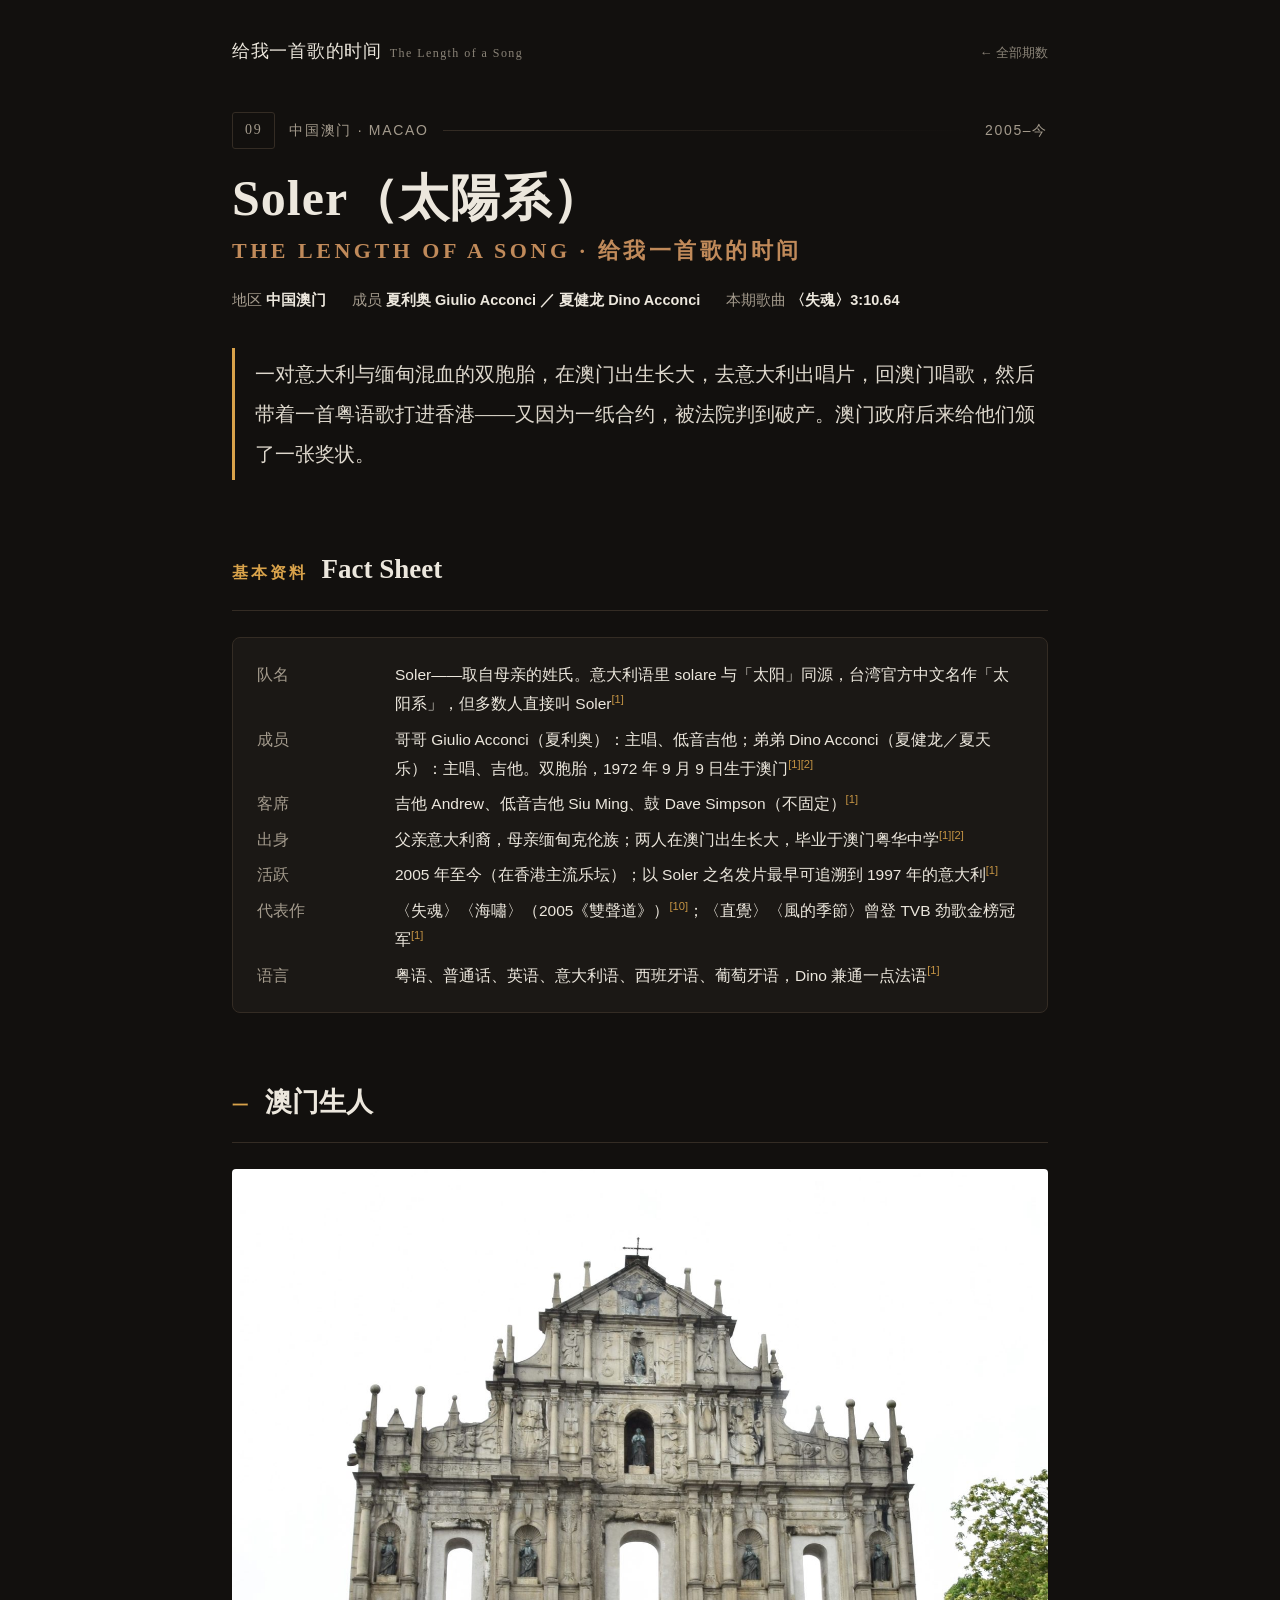
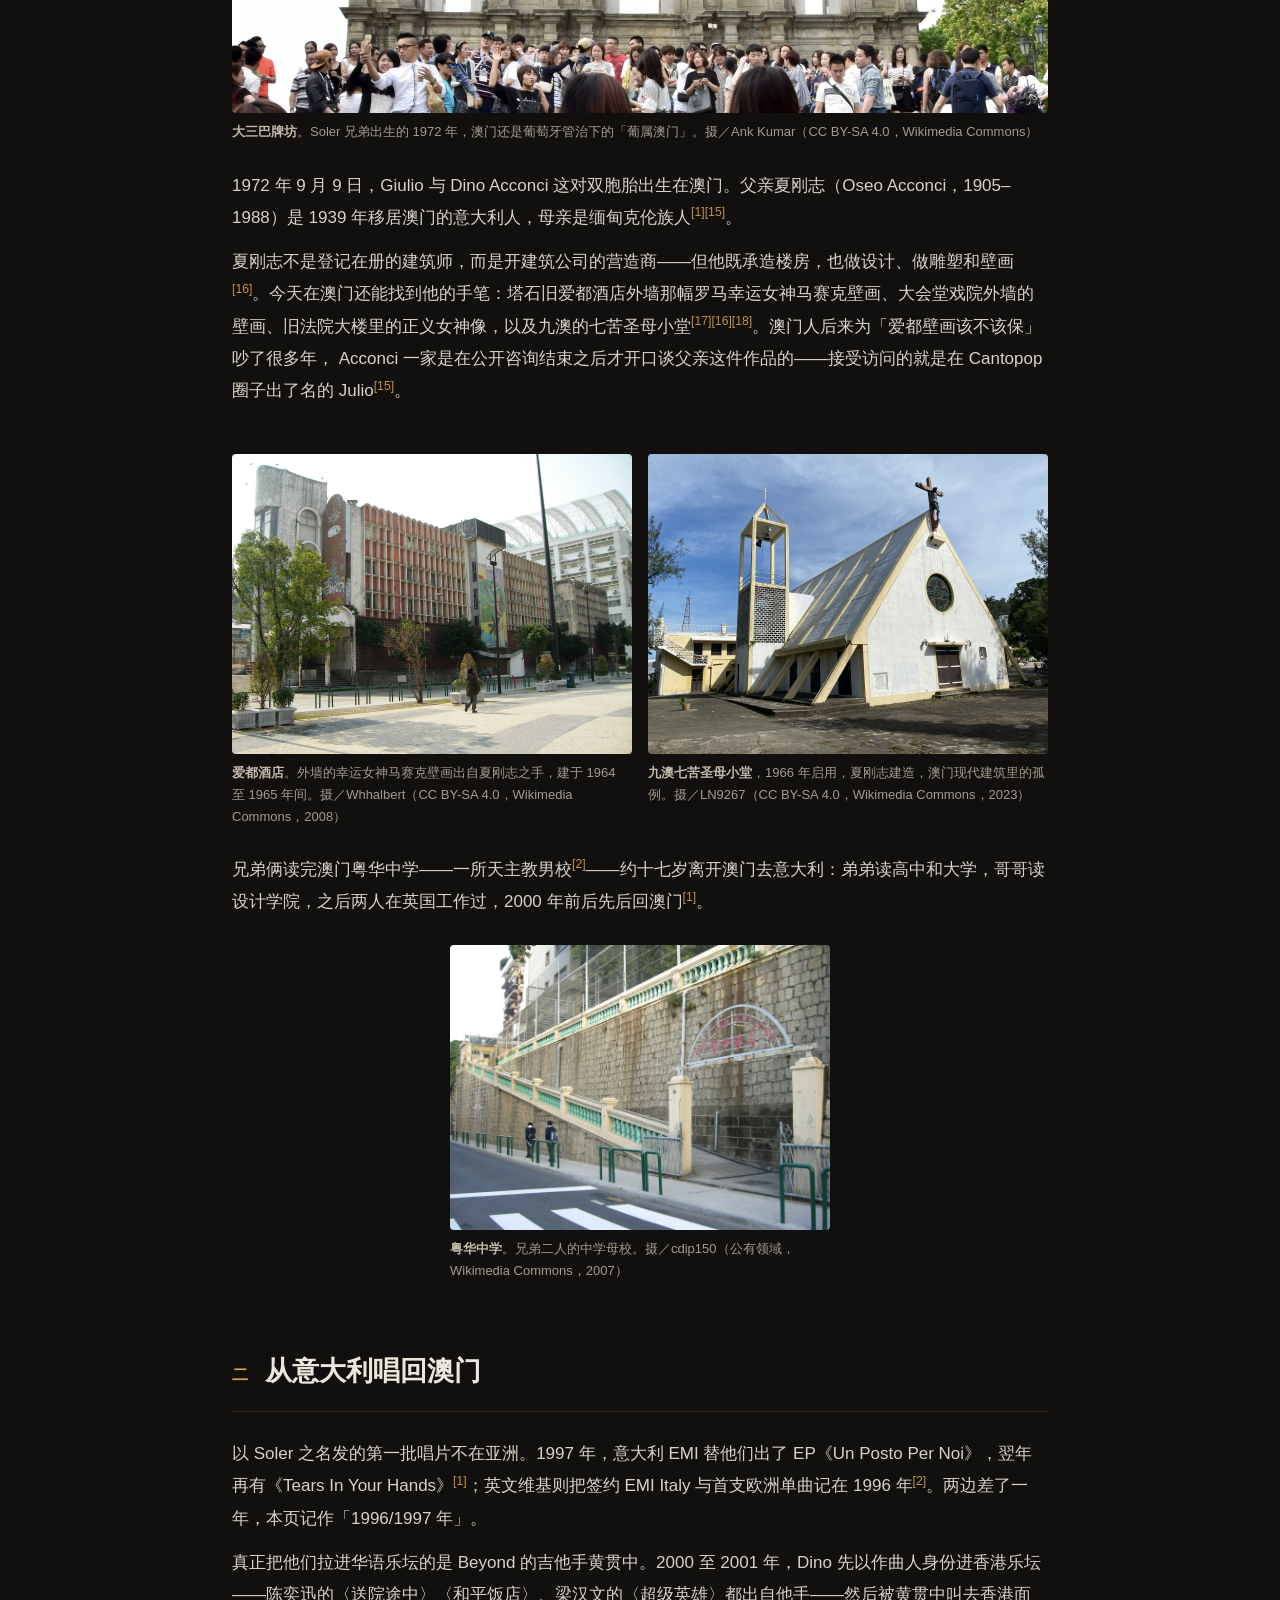
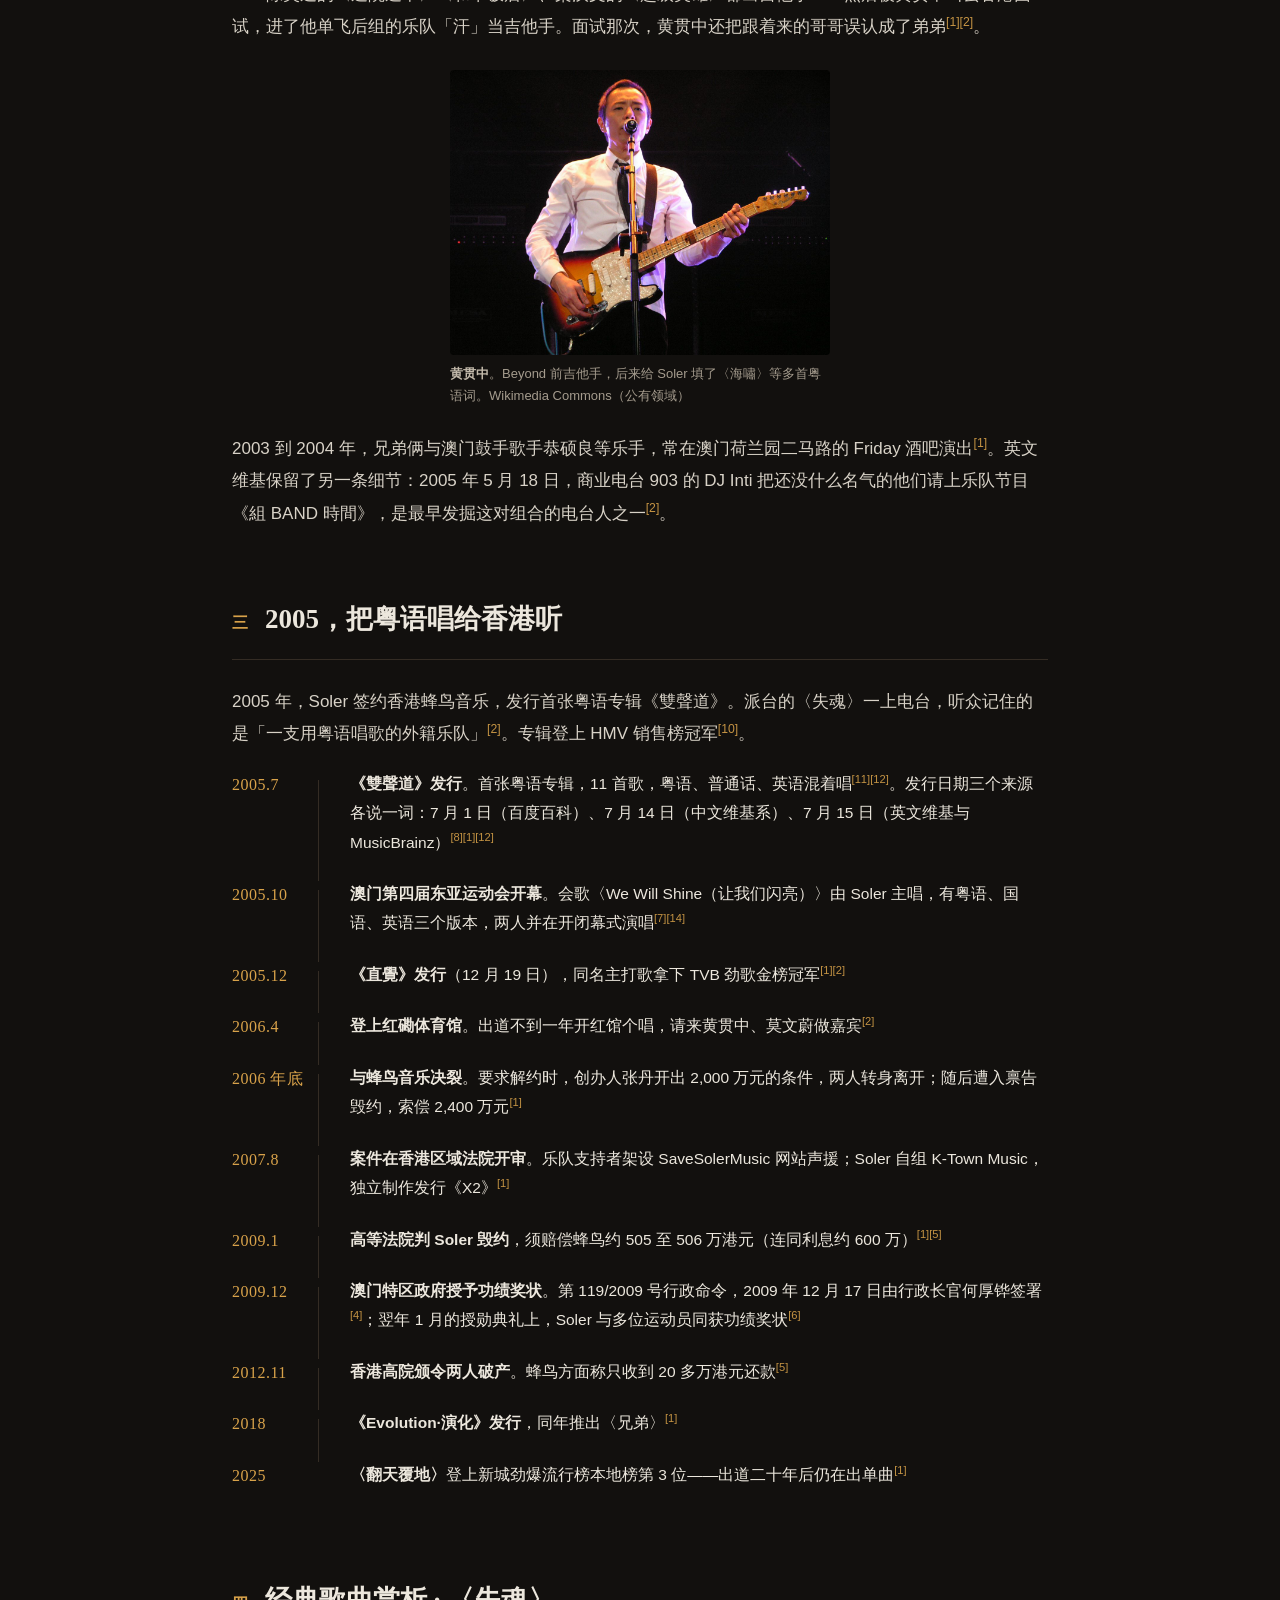
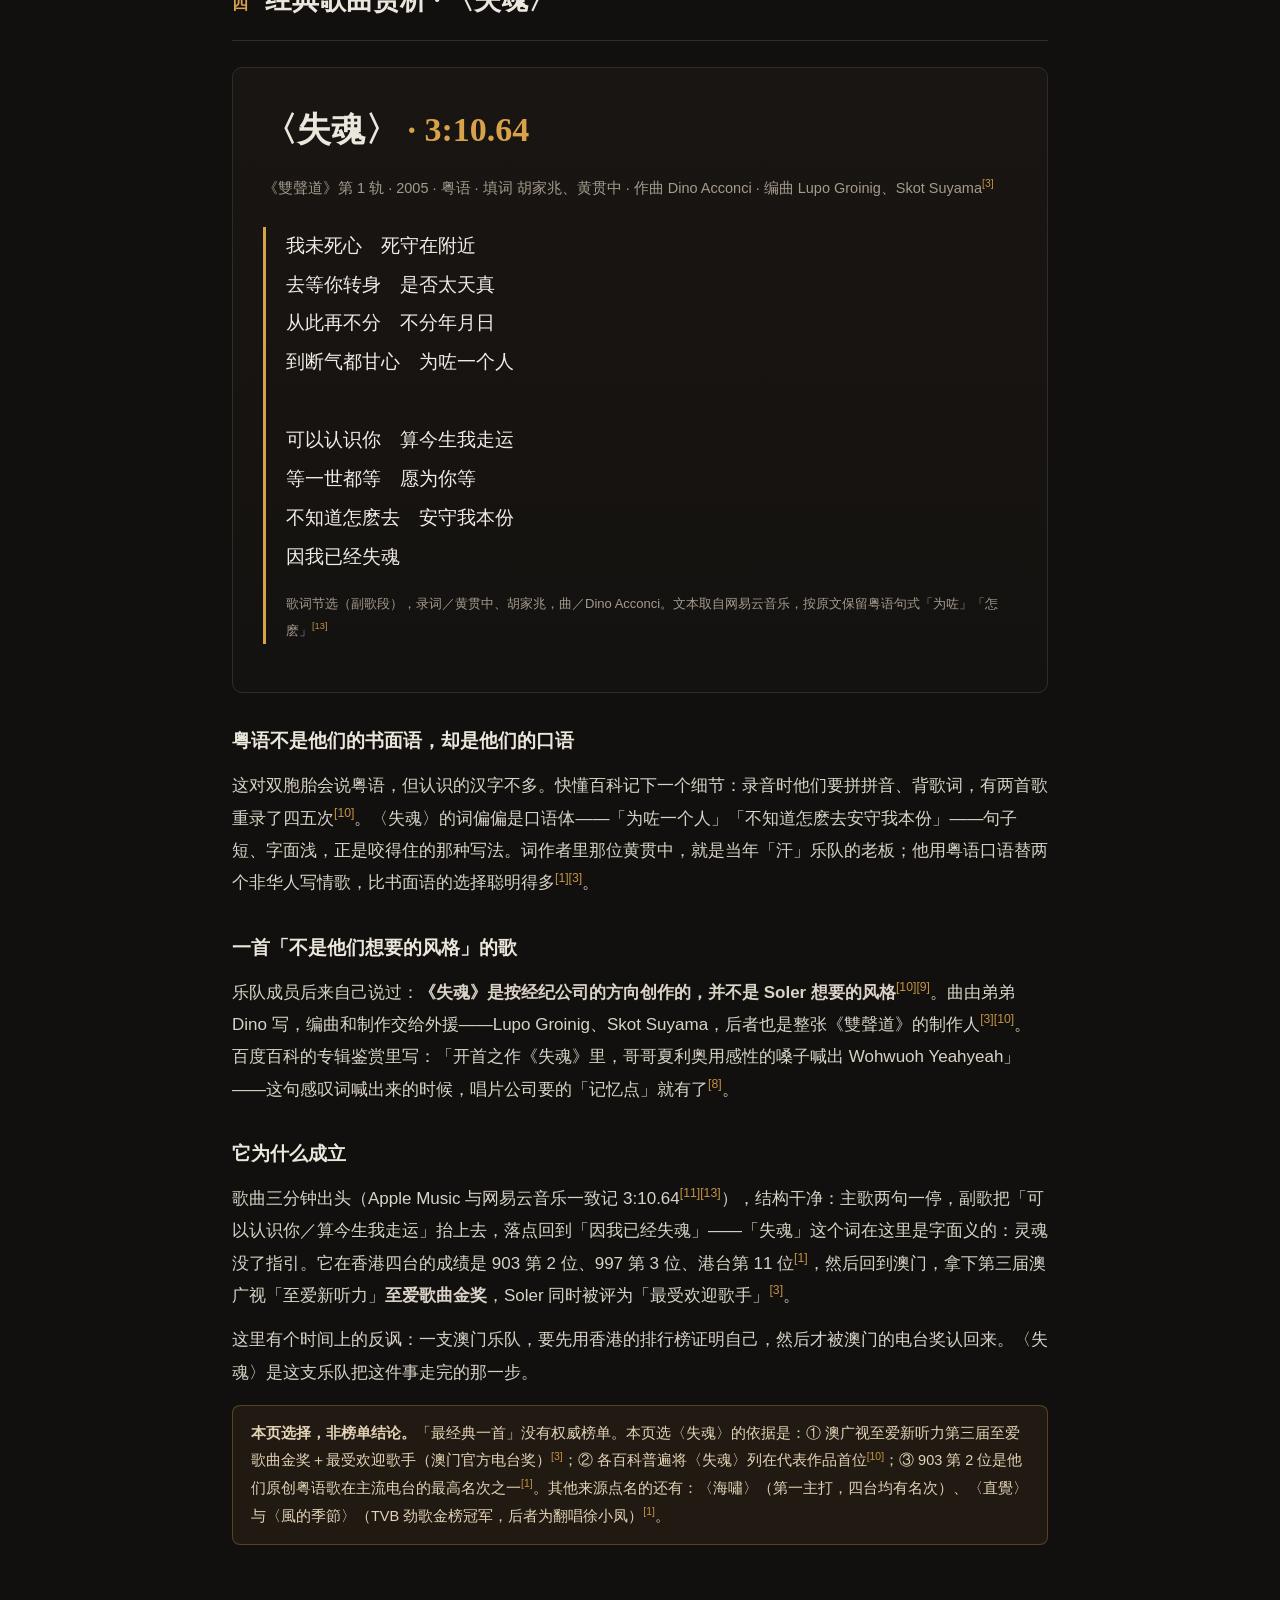
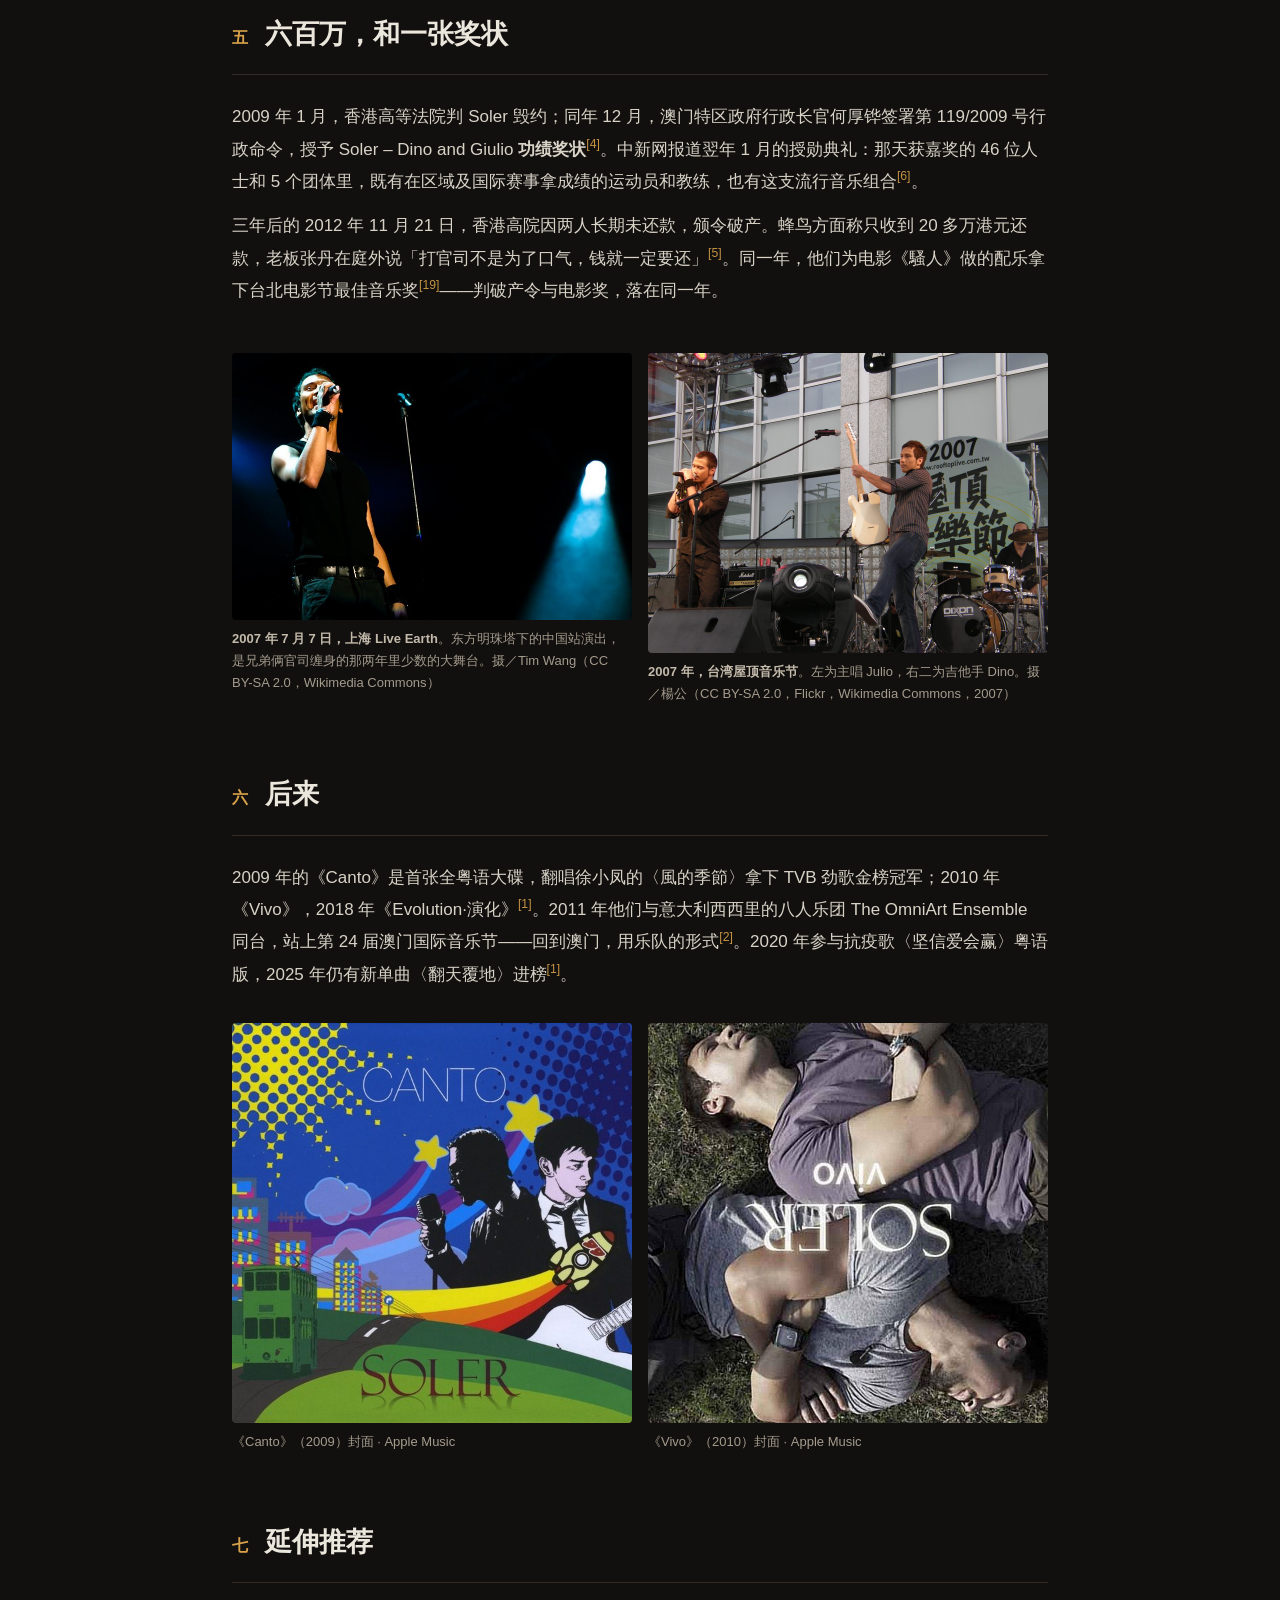
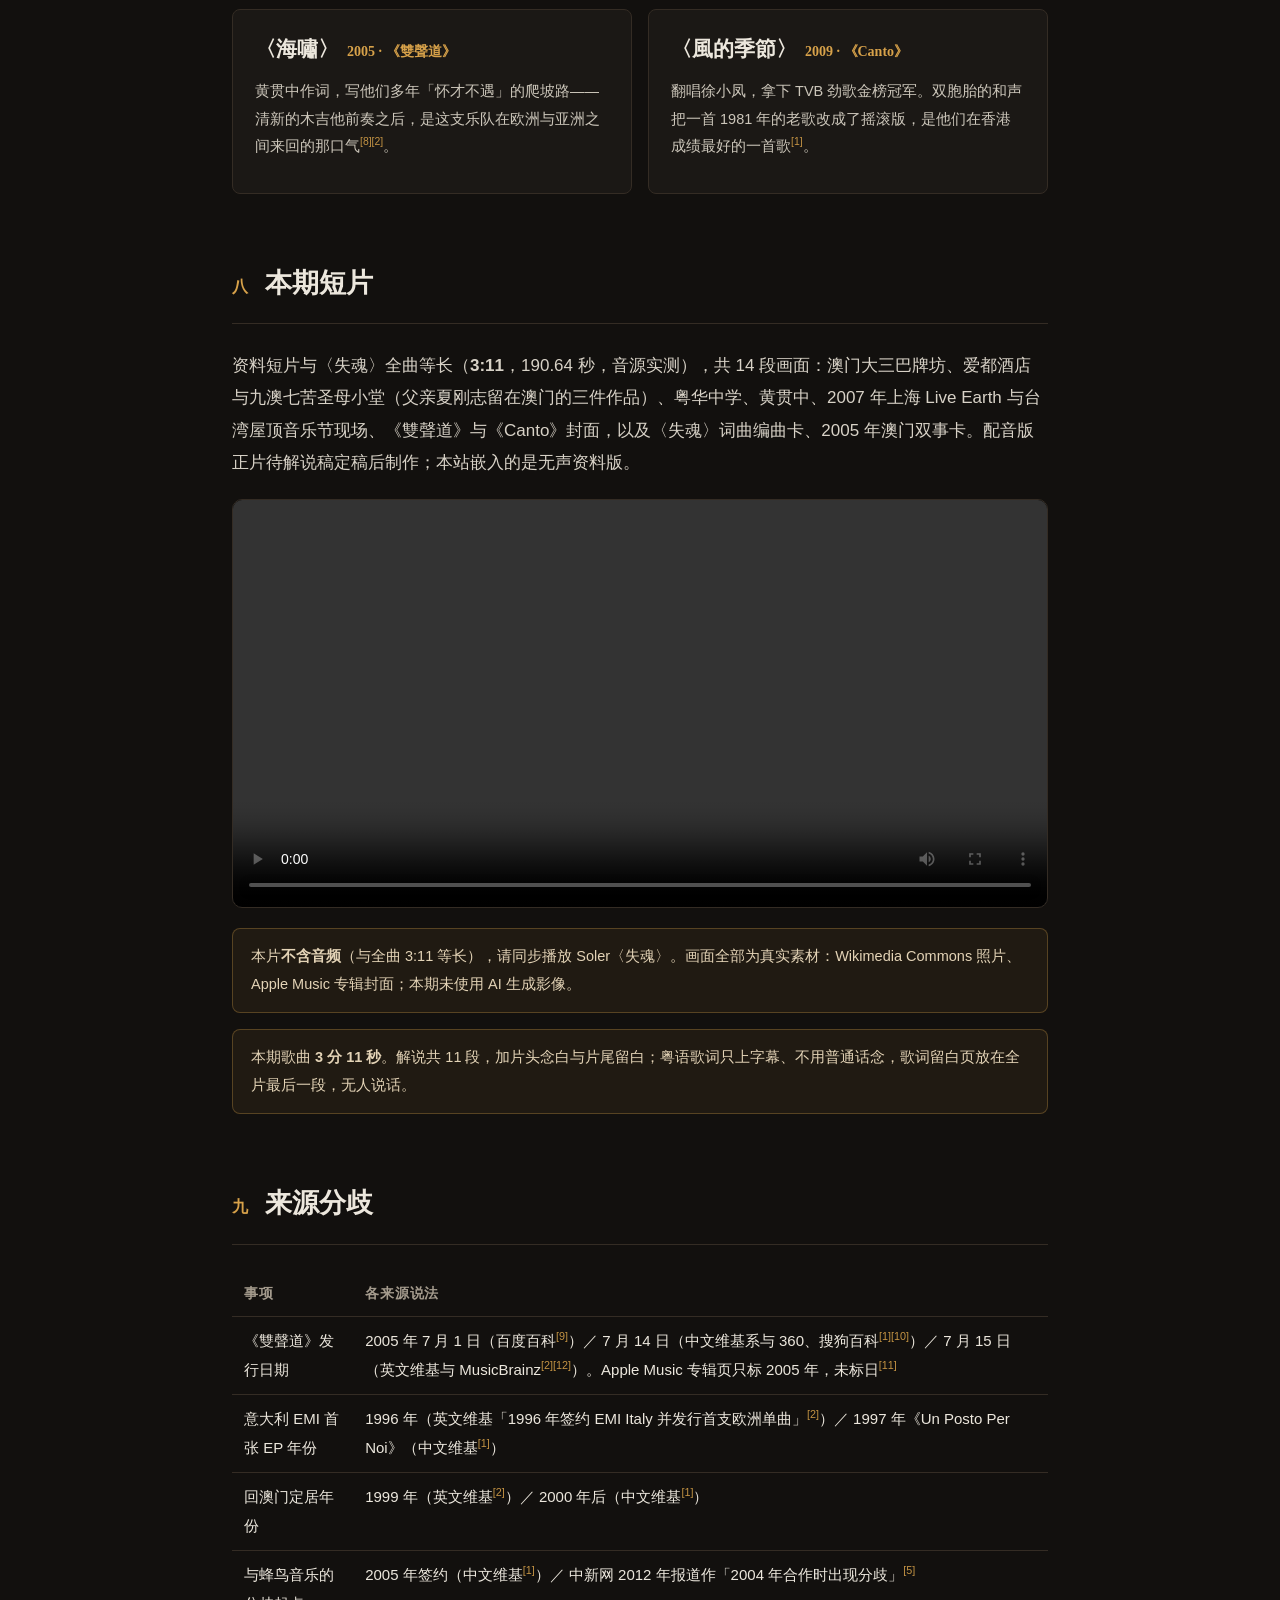
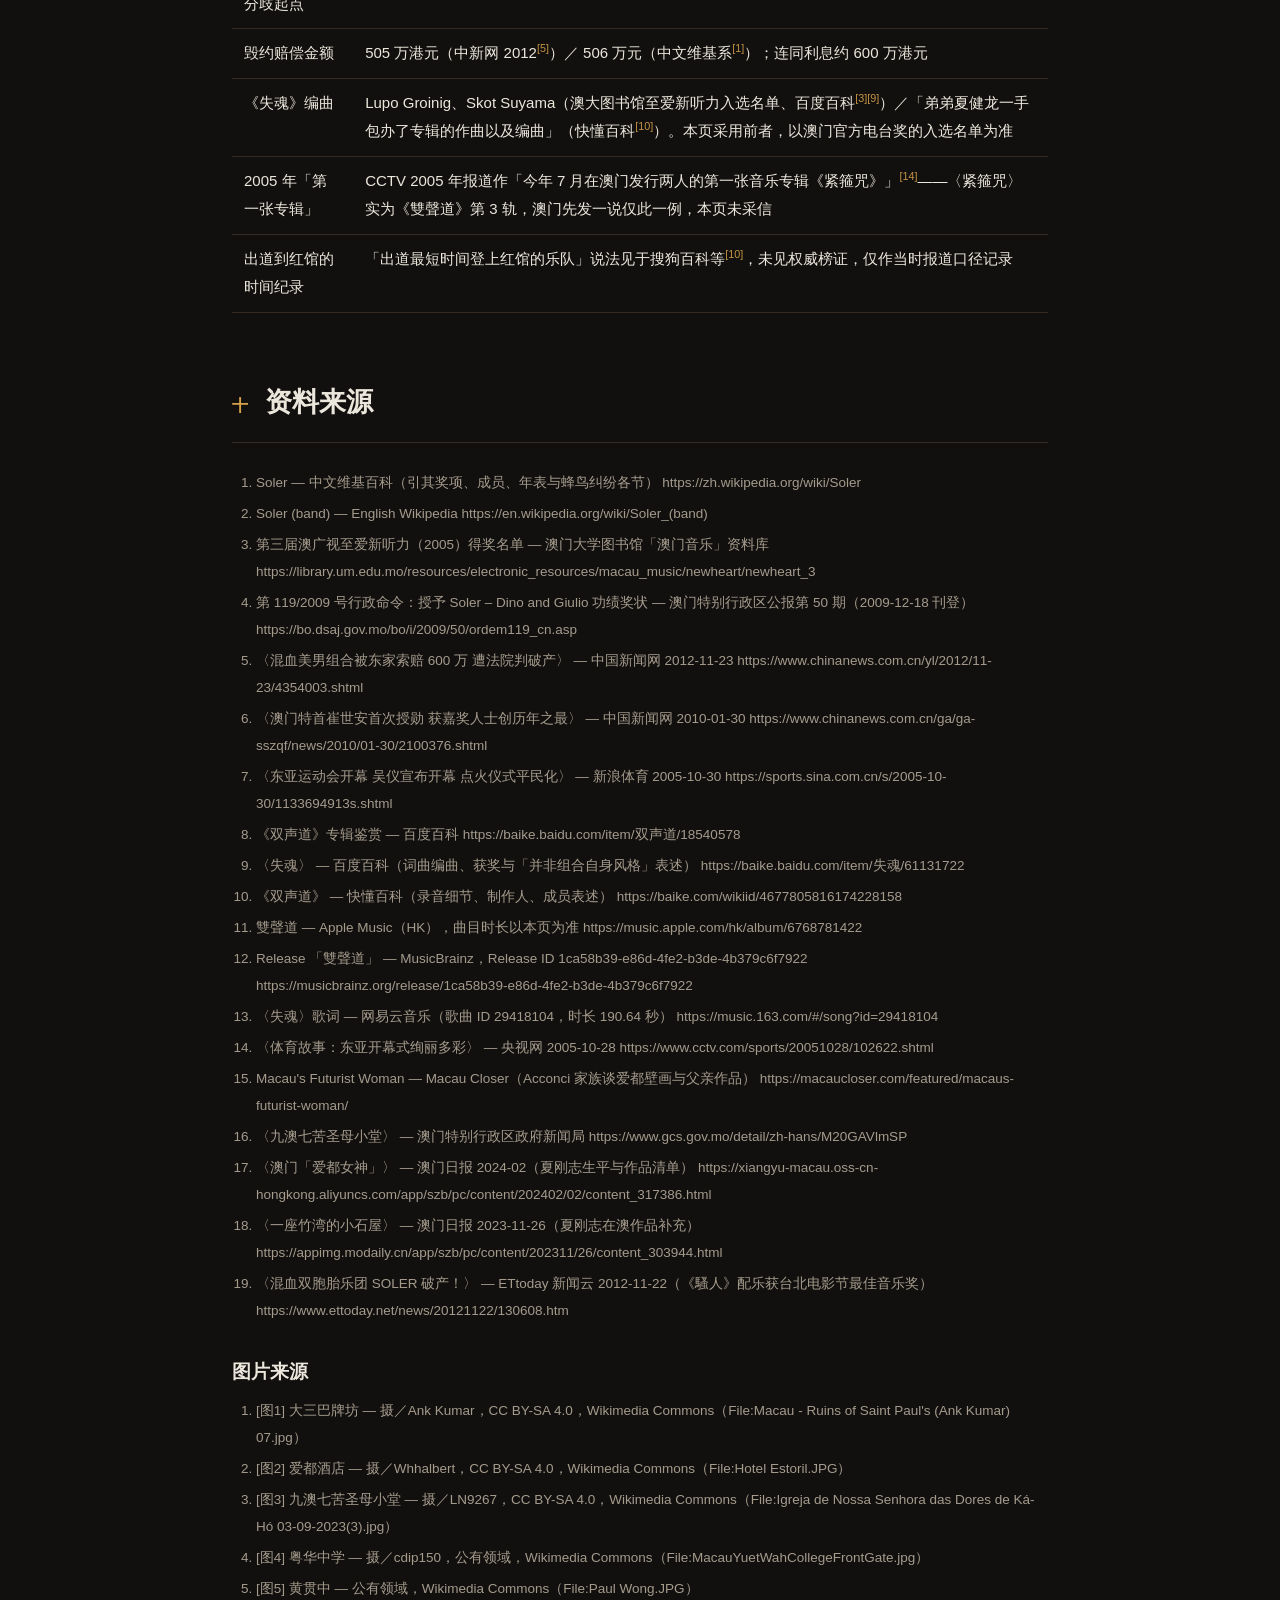
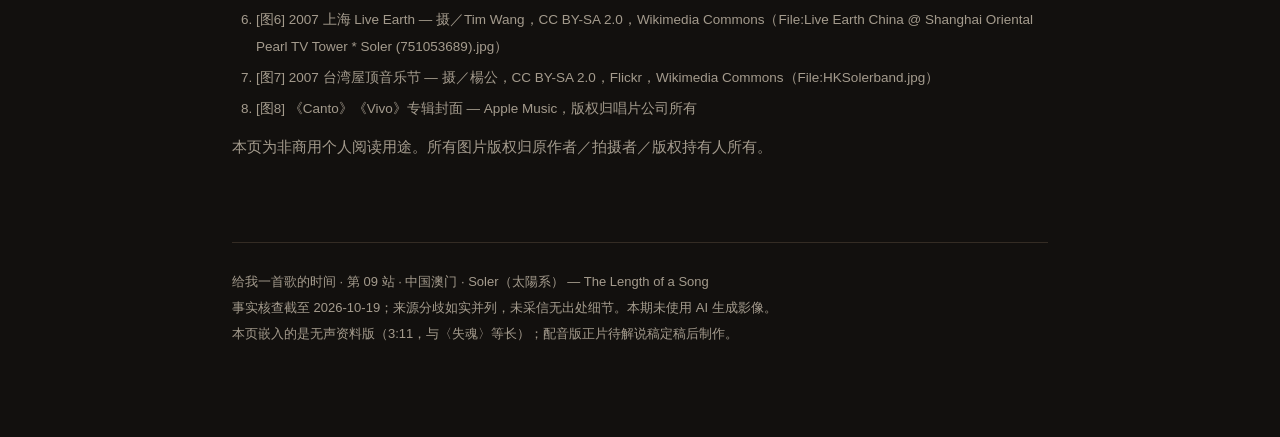
<file: 09-soler.html>
<!DOCTYPE html>
<html lang="zh-CN">
<head>
<meta charset="UTF-8">
<meta name="viewport" content="width=device-width, initial-scale=1.0">
<title>给我一首歌的时间 09 · 中国澳门 — Soler（太陽系）</title>
<style>
  :root{
    --bg:#12100e; --panel:#1b1815; --line:#342c24; --ink:#ece7dd; --ink2:#a49b8d;
    --gold:#d8a24a; --blue:#c08a5a; --serif:"Songti SC","Noto Serif CJK SC",serif;
    --sans:"Hiragino Sans GB","PingFang SC",sans-serif;
  }
  *{box-sizing:border-box;margin:0;padding:0}
  body{background:var(--bg);color:var(--ink);font-family:var(--sans);line-height:1.9;font-size:17px}
  .wrap{max-width:860px;margin:0 auto;padding:0 22px 90px}
  a{color:var(--gold);text-decoration:none;border-bottom:1px solid rgba(216,162,74,.35)}
  a:hover{border-bottom-color:var(--gold)}
  sup{font-size:.72em;line-height:0}
  sup a{border:none;color:var(--gold);opacity:.9}

  .stop{display:flex;align-items:center;gap:14px;margin:44px 0 18px;color:var(--ink2);font-size:14px;letter-spacing:.12em}
  .stop .no{font-family:var(--serif);border:1px solid var(--line);padding:4px 12px;border-radius:3px}
  .stop .route{flex:1;height:1px;background:linear-gradient(90deg,var(--line),transparent)}
  h1{font-family:var(--serif);font-size:50px;line-height:1.25;font-weight:700;letter-spacing:.02em}
  h1 .en{display:block;font-size:22px;color:var(--blue);letter-spacing:.16em;margin-top:8px;font-weight:600}
  .meta{display:flex;flex-wrap:wrap;gap:10px 26px;margin:22px 0 0;color:var(--ink2);font-size:14.5px}
  .meta b{color:var(--ink);font-weight:600}
  .lede{font-family:var(--serif);font-size:20px;color:#ded8cd;border-left:3px solid var(--gold);padding:6px 0 6px 20px;margin:34px 0 10px;line-height:2}

  section{margin-top:64px}
  h2{font-family:var(--serif);font-size:27px;font-weight:700;margin-bottom:6px;display:flex;align-items:baseline;gap:14px}
  h2 .k{color:var(--gold);font-size:16px;letter-spacing:.18em;font-family:var(--sans);font-weight:600}
  .rule{height:1px;background:var(--line);margin:14px 0 26px}
  h3{font-size:18.5px;margin:30px 0 8px;color:var(--ink)}
  p{margin:12px 0;color:#d8d2c7}
  .muted{color:var(--ink2);font-size:14.5px}

  figure{margin:26px 0}
  figure img{width:100%;display:block;border-radius:4px}
  figure.half{max-width:520px;margin-left:auto;margin-right:auto}
  figure.narrow{max-width:380px;margin-left:auto;margin-right:auto}
  figcaption{font-size:13px;color:var(--ink2);margin-top:8px;line-height:1.7}
  figcaption b{color:#c3baab;font-weight:600}
  .row{display:flex;gap:16px;flex-wrap:wrap}
  .row figure{flex:1 1 260px;margin:20px 0 0}

  .panel{background:var(--panel);border:1px solid var(--line);border-radius:8px;padding:22px 24px;margin:22px 0}
  .fact{display:grid;grid-template-columns:120px 1fr;gap:6px 18px;font-size:15.5px}
  .fact dt{color:var(--ink2)}
  .fact dd{color:var(--ink)}

  table{width:100%;border-collapse:collapse;font-size:15px;margin:14px 0}
  th,td{text-align:left;padding:10px 12px;border-bottom:1px solid var(--line);vertical-align:top}
  th{color:var(--ink2);font-weight:600;font-size:13.5px;letter-spacing:.06em}
  td.yr{color:var(--gold);white-space:nowrap;font-variant-numeric:tabular-nums}

  .tl{list-style:none;margin:18px 0}
  .tl li{position:relative;padding:0 0 22px 118px;font-size:15.5px}
  .tl li::before{content:"";position:absolute;left:86px;top:11px;bottom:-2px;width:1px;background:var(--line)}
  .tl li:last-child::before{display:none}
  .tl .yr{position:absolute;left:0;top:1px;font-family:var(--serif);color:var(--gold);font-size:16px;letter-spacing:.03em}
  .tl b{color:var(--ink)}

  .song{background:linear-gradient(180deg,#191512,#141210);border:1px solid var(--line);border-radius:10px;padding:30px 30px 24px;margin-top:22px}
  .song .t{font-family:var(--serif);font-size:34px;font-weight:700}
  .song .t span{color:var(--gold)}
  .lyric{font-family:var(--serif);color:#efece4;font-size:19px;line-height:2.05;border-left:3px solid var(--gold);padding-left:20px;margin:24px 0}
  .lyric small{display:block;font-family:var(--sans);font-size:13px;color:var(--ink2);margin-top:14px}
  .recs{display:flex;gap:16px;flex-wrap:wrap}
  .rec{flex:1 1 300px;background:var(--panel);border:1px solid var(--line);border-radius:8px;padding:20px 22px}
  .rec .n{font-family:var(--serif);font-size:21px;font-weight:700}
  .rec .y{color:var(--gold);font-size:14px;margin-left:8px}
  .rec p{font-size:14.5px;margin-top:8px;color:#ccc6ba}

  .note{background:rgba(216,162,74,.07);border:1px solid rgba(216,162,74,.3);border-radius:8px;padding:14px 18px;font-size:14.5px;color:#e3d3b6;margin:16px 0}
  .warn{background:rgba(192,138,90,.07);border:1px solid rgba(192,138,90,.3);border-radius:8px;padding:14px 18px;font-size:14.5px;color:#dcc9b2;margin:16px 0}

  ol.src{font-size:13.5px;color:var(--ink2);line-height:2;padding-left:24px}
  ol.src li{margin:4px 0}
  ol.src a{word-break:break-all}

  .duo{display:flex;gap:20px;flex-wrap:wrap;margin:20px 0}
  .duo .card{flex:1 1 300px;background:var(--panel);border:1px solid var(--line);border-radius:8px;padding:20px 22px}
  .duo .n{font-family:var(--serif);font-size:22px;font-weight:700}
  .duo .en{color:var(--blue);font-size:14px;letter-spacing:.08em}
  .duo dl{display:grid;grid-template-columns:78px 1fr;gap:4px 14px;font-size:14.5px;margin-top:12px}
  .duo dt{color:var(--ink2)}
  .duo dd{color:var(--ink)}
  .site-bar{display:flex;align-items:baseline;justify-content:space-between;margin:0 0 10px;padding-top:34px}
  .site-bar .brand{font-family:var(--serif);font-size:18px;color:var(--ink);border:none;letter-spacing:.04em}
  .site-bar .brand em{font-style:normal;font-size:12px;color:#8A8377;margin-left:8px;letter-spacing:.12em}
  .site-bar .back{font-size:13px;color:#8A8377;border:none}
  .site-bar .back:hover{color:var(--gold)}
  .video-box{background:#000;border:1px solid var(--line);border-radius:10px;overflow:hidden;margin:20px 0}
  .video-box video{width:100%;display:block}
  footer{margin-top:80px;border-top:1px solid var(--line);padding-top:26px;color:var(--ink2);font-size:13px;line-height:2}
</style>
</head>
<body>
<div class="wrap">
  <div class="site-bar">
    <a class="brand" href="index.html">给我一首歌的时间<em>The Length of a Song</em></a>
    <a class="back" href="index.html">← 全部期数</a>
  </div>

  <div class="stop"><span class="no">09</span><span>中国澳门 · MACAO</span><span class="route"></span><span>2005–今</span></div>
  <h1>Soler（太陽系）<span class="en">THE LENGTH OF A SONG · 给我一首歌的时间</span></h1>
  <div class="meta">
    <span>地区 <b>中国澳门</b></span>
    <span>成员 <b>夏利奥 Giulio Acconci ／ 夏健龙 Dino Acconci</b></span>
    <span>本期歌曲 <b>〈失魂〉3:10.64</b></span>
  </div>

  <p class="lede">一对意大利与缅甸混血的双胞胎，在澳门出生长大，去意大利出唱片，回澳门唱歌，然后带着一首粤语歌打进香港——又因为一纸合约，被法院判到破产。澳门政府后来给他们颁了一张奖状。</p>

  <section>
    <h2><span class="k">基本资料</span>Fact Sheet</h2>
    <div class="rule"></div>
    <div class="panel">
      <dl class="fact">
        <dt>队名</dt><dd>Soler——取自母亲的姓氏。意大利语里 solare 与「太阳」同源，台湾官方中文名作「太阳系」，但多数人直接叫 Soler<sup><a href="#src1">[1]</a></sup></dd>
        <dt>成员</dt><dd>哥哥 Giulio Acconci（夏利奥）：主唱、低音吉他；弟弟 Dino Acconci（夏健龙／夏天乐）：主唱、吉他。双胞胎，1972 年 9 月 9 日生于澳门<sup><a href="#src1">[1]</a><a href="#src2">[2]</a></sup></dd>
        <dt>客席</dt><dd>吉他 Andrew、低音吉他 Siu Ming、鼓 Dave Simpson（不固定）<sup><a href="#src1">[1]</a></sup></dd>
        <dt>出身</dt><dd>父亲意大利裔，母亲缅甸克伦族；两人在澳门出生长大，毕业于澳门粤华中学<sup><a href="#src1">[1]</a><a href="#src2">[2]</a></sup></dd>
        <dt>活跃</dt><dd>2005 年至今（在香港主流乐坛）；以 Soler 之名发片最早可追溯到 1997 年的意大利<sup><a href="#src1">[1]</a></sup></dd>
        <dt>代表作</dt><dd>〈失魂〉〈海嘯〉（2005《雙聲道》）<sup><a href="#src10">[10]</a></sup>；〈直覺〉〈風的季節〉曾登 TVB 劲歌金榜冠军<sup><a href="#src1">[1]</a></sup></dd>
        <dt>语言</dt><dd>粤语、普通话、英语、意大利语、西班牙语、葡萄牙语，Dino 兼通一点法语<sup><a href="#src1">[1]</a></sup></dd>
      </dl>
    </div>
  </section>

  <section>
    <h2><span class="k">一</span>澳门生人</h2>
    <div class="rule"></div>

    <figure>
      <img src="assets/soler_macau_ruins_st_paul.jpg" alt="澳门大三巴牌坊">
      <figcaption><b>大三巴牌坊</b>。Soler 兄弟出生的 1972 年，澳门还是葡萄牙管治下的「葡属澳门」。摄／Ank Kumar（CC BY-SA 4.0，Wikimedia Commons）</figcaption>
    </figure>

    <p>1972 年 9 月 9 日，Giulio 与 Dino Acconci 这对双胞胎出生在澳门。父亲夏刚志（Oseo Acconci，1905–1988）是 1939 年移居澳门的意大利人，母亲是缅甸克伦族人<sup><a href="#src1">[1]</a><a href="#src15">[15]</a></sup>。</p>

    <p>夏刚志不是登记在册的建筑师，而是开建筑公司的营造商——但他既承造楼房，也做设计、做雕塑和壁画<sup><a href="#src16">[16]</a></sup>。今天在澳门还能找到他的手笔：塔石旧爱都酒店外墙那幅罗马幸运女神马赛克壁画、大会堂戏院外墙的壁画、旧法院大楼里的正义女神像，以及九澳的七苦圣母小堂<sup><a href="#src17">[17]</a><a href="#src16">[16]</a><a href="#src18">[18]</a></sup>。澳门人后来为「爱都壁画该不该保」吵了很多年， Acconci 一家是在公开咨询结束之后才开口谈父亲这件作品的——接受访问的就是在 Cantopop 圈子出了名的 Julio<sup><a href="#src15">[15]</a></sup>。</p>

    <figure class="row">
      <figure>
        <img src="assets/soler_macau_estoril_hotel.jpg" alt="爱都酒店">
        <figcaption><b>爱都酒店</b>。外墙的幸运女神马赛克壁画出自夏刚志之手，建于 1964 至 1965 年间。摄／Whhalbert（CC BY-SA 4.0，Wikimedia Commons，2008）</figcaption>
      </figure>
      <figure>
        <img src="assets/soler_macau_ka_ho_church.jpg" alt="九澳七苦圣母小堂">
        <figcaption><b>九澳七苦圣母小堂</b>，1966 年启用，夏刚志建造，澳门现代建筑里的孤例。摄／LN9267（CC BY-SA 4.0，Wikimedia Commons，2023）</figcaption>
      </figure>
    </figure>

    <p>兄弟俩读完澳门粤华中学——一所天主教男校<sup><a href="#src2">[2]</a></sup>——约十七岁离开澳门去意大利：弟弟读高中和大学，哥哥读设计学院，之后两人在英国工作过，2000 年前后先后回澳门<sup><a href="#src1">[1]</a></sup>。</p>

    <figure class="narrow">
      <img src="assets/soler_macau_yuet_wah_college.jpg" alt="粤华中学">
      <figcaption><b>粤华中学</b>。兄弟二人的中学母校。摄／cdip150（公有领域，Wikimedia Commons，2007）</figcaption>
    </figure>
  </section>

  <section>
    <h2><span class="k">二</span>从意大利唱回澳门</h2>
    <div class="rule"></div>

    <p>以 Soler 之名发的第一批唱片不在亚洲。1997 年，意大利 EMI 替他们出了 EP《Un Posto Per Noi》，翌年再有《Tears In Your Hands》<sup><a href="#src1">[1]</a></sup>；英文维基则把签约 EMI Italy 与首支欧洲单曲记在 1996 年<sup><a href="#src2">[2]</a></sup>。两边差了一年，本页记作「1996/1997 年」。</p>

    <p>真正把他们拉进华语乐坛的是 Beyond 的吉他手黄贯中。2000 至 2001 年，Dino 先以作曲人身份进香港乐坛——陈奕迅的〈送院途中〉〈和平饭店〉、梁汉文的〈超级英雄〉都出自他手——然后被黄贯中叫去香港面试，进了他单飞后组的乐队「汗」当吉他手。面试那次，黄贯中还把跟着来的哥哥误认成了弟弟<sup><a href="#src1">[1]</a><a href="#src2">[2]</a></sup>。</p>

    <figure class="narrow">
      <img src="assets/soler_paul_wong.jpg" alt="黄贯中">
      <figcaption><b>黄贯中</b>。Beyond 前吉他手，后来给 Soler 填了〈海嘯〉等多首粤语词。Wikimedia Commons（公有领域）</figcaption>
    </figure>

    <p>2003 到 2004 年，兄弟俩与澳门鼓手歌手恭硕良等乐手，常在澳门荷兰园二马路的 Friday 酒吧演出<sup><a href="#src1">[1]</a></sup>。英文维基保留了另一条细节：2005 年 5 月 18 日，商业电台 903 的 DJ Inti 把还没什么名气的他们请上乐队节目《組 BAND 時間》，是最早发掘这对组合的电台人之一<sup><a href="#src2">[2]</a></sup>。</p>
  </section>

  <section>
    <h2><span class="k">三</span>2005，把粤语唱给香港听</h2>
    <div class="rule"></div>

    <p>2005 年，Soler 签约香港蜂鸟音乐，发行首张粤语专辑《雙聲道》。派台的〈失魂〉一上电台，听众记住的是「一支用粤语唱歌的外籍乐队」<sup><a href="#src2">[2]</a></sup>。专辑登上 HMV 销售榜冠军<sup><a href="#src10">[10]</a></sup>。</p>

    <ul class="tl">
      <li><span class="yr">2005.7</span><b>《雙聲道》发行</b>。首张粤语专辑，11 首歌，粤语、普通话、英语混着唱<sup><a href="#src11">[11]</a><a href="#src12">[12]</a></sup>。发行日期三个来源各说一词：7 月 1 日（百度百科）、7 月 14 日（中文维基系）、7 月 15 日（英文维基与 MusicBrainz）<sup><a href="#src8">[8]</a><a href="#src1">[1]</a><a href="#src12">[12]</a></sup></li>
      <li><span class="yr">2005.10</span><b>澳门第四届东亚运动会开幕</b>。会歌〈We Will Shine（让我们闪亮）〉由 Soler 主唱，有粤语、国语、英语三个版本，两人并在开闭幕式演唱<sup><a href="#src7">[7]</a><a href="#src14">[14]</a></sup></li>
      <li><span class="yr">2005.12</span><b>《直覺》发行</b>（12 月 19 日），同名主打歌拿下 TVB 劲歌金榜冠军<sup><a href="#src1">[1]</a><a href="#src2">[2]</a></sup></li>
      <li><span class="yr">2006.4</span><b>登上红磡体育馆</b>。出道不到一年开红馆个唱，请来黄贯中、莫文蔚做嘉宾<sup><a href="#src2">[2]</a></sup></li>
      <li><span class="yr">2006 年底</span><b>与蜂鸟音乐决裂</b>。要求解约时，创办人张丹开出 2,000 万元的条件，两人转身离开；随后遭入禀告毁约，索偿 2,400 万元<sup><a href="#src1">[1]</a></sup></li>
      <li><span class="yr">2007.8</span><b>案件在香港区域法院开审</b>。乐队支持者架设 SaveSolerMusic 网站声援；Soler 自组 K-Town Music，独立制作发行《X2》<sup><a href="#src1">[1]</a></sup></li>
      <li><span class="yr">2009.1</span><b>高等法院判 Soler 毁约</b>，须赔偿蜂鸟约 505 至 506 万港元（连同利息约 600 万）<sup><a href="#src1">[1]</a><a href="#src5">[5]</a></sup></li>
      <li><span class="yr">2009.12</span><b>澳门特区政府授予功绩奖状</b>。第 119/2009 号行政命令，2009 年 12 月 17 日由行政长官何厚铧签署<sup><a href="#src4">[4]</a></sup>；翌年 1 月的授勋典礼上，Soler 与多位运动员同获功绩奖状<sup><a href="#src6">[6]</a></sup></li>
      <li><span class="yr">2012.11</span><b>香港高院颁令两人破产</b>。蜂鸟方面称只收到 20 多万港元还款<sup><a href="#src5">[5]</a></sup></li>
      <li><span class="yr">2018</span><b>《Evolution·演化》发行</b>，同年推出〈兄弟〉<sup><a href="#src1">[1]</a></sup></li>
      <li><span class="yr">2025</span><b>〈翻天覆地〉</b>登上新城劲爆流行榜本地榜第 3 位——出道二十年后仍在出单曲<sup><a href="#src1">[1]</a></sup></li>
    </ul>
  </section>

  <section>
    <h2><span class="k">四</span>经典歌曲赏析 · 〈失魂〉</h2>
    <div class="rule"></div>

    <div class="song">
      <div class="t">〈失魂〉<span> · 3:10.64</span></div>
      <p class="muted">《雙聲道》第 1 轨 · 2005 · 粤语 · 填词 胡家兆、黄贯中 · 作曲 Dino Acconci · 编曲 Lupo Groinig、Skot Suyama<sup><a href="#src3">[3]</a></sup></p>

      <div class="lyric">
        我未死心　死守在附近<br>
        去等你转身　是否太天真<br>
        从此再不分　不分年月日<br>
        到断气都甘心　为咗一个人<br><br>
        可以认识你　算今生我走运<br>
        等一世都等　愿为你等<br>
        不知道怎麽去　安守我本份<br>
        因我已经失魂
        <small>歌词节选（副歌段），录词／黄贯中、胡家兆，曲／Dino Acconci。文本取自网易云音乐，按原文保留粤语句式「为咗」「怎麽」<sup><a href="#src13">[13]</a></sup></small>
      </div>
    </div>

    <h3>粤语不是他们的书面语，却是他们的口语</h3>
    <p>这对双胞胎会说粤语，但认识的汉字不多。快懂百科记下一个细节：录音时他们要拼拼音、背歌词，有两首歌重录了四五次<sup><a href="#src10">[10]</a></sup>。〈失魂〉的词偏偏是口语体——「为咗一个人」「不知道怎麽去安守我本份」——句子短、字面浅，正是咬得住的那种写法。词作者里那位黄贯中，就是当年「汗」乐队的老板；他用粤语口语替两个非华人写情歌，比书面语的选择聪明得多<sup><a href="#src1">[1]</a><a href="#src3">[3]</a></sup>。</p>

    <h3>一首「不是他们想要的风格」的歌</h3>
    <p>乐队成员后来自己说过：<b>《失魂》是按经纪公司的方向创作的，并不是 Soler 想要的风格</b><sup><a href="#src10">[10]</a><a href="#src9">[9]</a></sup>。曲由弟弟 Dino 写，编曲和制作交给外援——Lupo Groinig、Skot Suyama，后者也是整张《雙聲道》的制作人<sup><a href="#src3">[3]</a><a href="#src10">[10]</a></sup>。百度百科的专辑鉴赏里写：「开首之作《失魂》里，哥哥夏利奥用感性的嗓子喊出 Wohwuoh Yeahyeah」——这句感叹词喊出来的时候，唱片公司要的「记忆点」就有了<sup><a href="#src8">[8]</a></sup>。</p>

    <h3>它为什么成立</h3>
    <p>歌曲三分钟出头（Apple Music 与网易云音乐一致记 3:10.64<sup><a href="#src11">[11]</a><a href="#src13">[13]</a></sup>），结构干净：主歌两句一停，副歌把「可以认识你／算今生我走运」抬上去，落点回到「因我已经失魂」——「失魂」这个词在这里是字面义的：灵魂没了指引。它在香港四台的成绩是 903 第 2 位、997 第 3 位、港台第 11 位<sup><a href="#src1">[1]</a></sup>，然后回到澳门，拿下第三届澳广视「至爱新听力」<b>至爱歌曲金奖</b>，Soler 同时被评为「最受欢迎歌手」<sup><a href="#src3">[3]</a></sup>。</p>

    <p>这里有个时间上的反讽：一支澳门乐队，要先用香港的排行榜证明自己，然后才被澳门的电台奖认回来。〈失魂〉是这支乐队把这件事走完的那一步。</p>

    <div class="note"><b>本页选择，非榜单结论。</b>「最经典一首」没有权威榜单。本页选〈失魂〉的依据是：① 澳广视至爱新听力第三届至爱歌曲金奖＋最受欢迎歌手（澳门官方电台奖）<sup><a href="#src3">[3]</a></sup>；② 各百科普遍将〈失魂〉列在代表作品首位<sup><a href="#src10">[10]</a></sup>；③ 903 第 2 位是他们原创粤语歌在主流电台的最高名次之一<sup><a href="#src1">[1]</a></sup>。其他来源点名的还有：〈海嘯〉（第一主打，四台均有名次）、〈直覺〉与〈風的季節〉（TVB 劲歌金榜冠军，后者为翻唱徐小凤）<sup><a href="#src1">[1]</a></sup>。</div>
  </section>

  <section>
    <h2><span class="k">五</span>六百万，和一张奖状</h2>
    <div class="rule"></div>

    <p>2009 年 1 月，香港高等法院判 Soler 毁约；同年 12 月，澳门特区政府行政长官何厚铧签署第 119/2009 号行政命令，授予 Soler – Dino and Giulio <b>功绩奖状</b><sup><a href="#src4">[4]</a></sup>。中新网报道翌年 1 月的授勋典礼：那天获嘉奖的 46 位人士和 5 个团体里，既有在区域及国际赛事拿成绩的运动员和教练，也有这支流行音乐组合<sup><a href="#src6">[6]</a></sup>。</p>

    <p>三年后的 2012 年 11 月 21 日，香港高院因两人长期未还款，颁令破产。蜂鸟方面称只收到 20 多万港元还款，老板张丹在庭外说「打官司不是为了口气，钱就一定要还」<sup><a href="#src5">[5]</a></sup>。同一年，他们为电影《騷人》做的配乐拿下台北电影节最佳音乐奖<sup><a href="#src19">[19]</a></sup>——判破产令与电影奖，落在同一年。</p>

    <figure class="row">
      <figure>
        <img src="assets/soler_liveearth2007.jpg" alt="2007 Live Earth 上海">
        <figcaption><b>2007 年 7 月 7 日，上海 Live Earth</b>。东方明珠塔下的中国站演出，是兄弟俩官司缠身的那两年里少数的大舞台。摄／Tim Wang（CC BY-SA 2.0，Wikimedia Commons）</figcaption>
      </figure>
      <figure>
        <img src="assets/soler_band_2007.jpg" alt="2007 台湾屋顶音乐节">
        <figcaption><b>2007 年，台湾屋顶音乐节</b>。左为主唱 Julio，右二为吉他手 Dino。摄／楊公（CC BY-SA 2.0，Flickr，Wikimedia Commons，2007）</figcaption>
      </figure>
    </figure>
  </section>

  <section>
    <h2><span class="k">六</span>后来</h2>
    <div class="rule"></div>

    <p>2009 年的《Canto》是首张全粤语大碟，翻唱徐小凤的〈風的季節〉拿下 TVB 劲歌金榜冠军；2010 年《Vivo》，2018 年《Evolution·演化》<sup><a href="#src1">[1]</a></sup>。2011 年他们与意大利西西里的八人乐团 The OmniArt Ensemble 同台，站上第 24 届澳门国际音乐节——回到澳门，用乐队的形式<sup><a href="#src2">[2]</a></sup>。2020 年参与抗疫歌〈坚信爱会赢〉粤语版，2025 年仍有新单曲〈翻天覆地〉进榜<sup><a href="#src1">[1]</a></sup>。</p>

    <div class="row">
      <figure class="half"><img src="assets/soler_cover_canto.jpg" alt="Canto 封面"><figcaption>《Canto》（2009）封面 · Apple Music</figcaption></figure>
      <figure class="half"><img src="assets/soler_cover_vivo.jpg" alt="Vivo 封面"><figcaption>《Vivo》（2010）封面 · Apple Music</figcaption></figure>
    </div>
  </section>

  <section>
    <h2><span class="k">七</span>延伸推荐</h2>
    <div class="rule"></div>
    <div class="recs">
      <div class="rec">
        <div class="n">〈海嘯〉<span class="y">2005 · 《雙聲道》</span></div>
        <p>黄贯中作词，写他们多年「怀才不遇」的爬坡路——清新的木吉他前奏之后，是这支乐队在欧洲与亚洲之间来回的那口气<sup><a href="#src8">[8]</a><a href="#src2">[2]</a></sup>。</p>
      </div>
      <div class="rec">
        <div class="n">〈風的季節〉<span class="y">2009 · 《Canto》</span></div>
        <p>翻唱徐小凤，拿下 TVB 劲歌金榜冠军。双胞胎的和声把一首 1981 年的老歌改成了摇滚版，是他们在香港成绩最好的一首歌<sup><a href="#src1">[1]</a></sup>。</p>
      </div>
    </div>
  </section>

  <section id="film">
    <h2><span class="k">八</span>本期短片</h2>
    <div class="rule"></div>
    <p>资料短片与〈失魂〉全曲等长（<b>3:11</b>，190.64 秒，音源实测），共 14 段画面：澳门大三巴牌坊、爱都酒店与九澳七苦圣母小堂（父亲夏刚志留在澳门的三件作品）、粤华中学、黄贯中、2007 年上海 Live Earth 与台湾屋顶音乐节现场、《雙聲道》与《Canto》封面，以及〈失魂〉词曲编曲卡、2005 年澳门双事卡。配音版正片待解说稿定稿后制作；本站嵌入的是无声资料版。</p>
    <div class="video-box">
      <video controls preload="metadata" src="09-soler-film.mp4"></video>
    </div>
    <div class="note">本片<b>不含音频</b>（与全曲 3:11 等长），请同步播放 Soler〈失魂〉。画面全部为真实素材：Wikimedia Commons 照片、Apple Music 专辑封面；本期未使用 AI 生成影像。</div>
    <div class="note">本期歌曲 <b>3 分 11 秒</b>。解说共 11 段，加片头念白与片尾留白；粤语歌词只上字幕、不用普通话念，歌词留白页放在全片最后一段，无人说话。</div>
  </section>

  <section>
    <h2><span class="k">九</span>来源分歧</h2>
    <div class="rule"></div>
    <table>
      <tr><th>事项</th><th>各来源说法</th></tr>
      <tr><td>《雙聲道》发行日期</td><td>2005 年 7 月 1 日（百度百科<sup><a href="#src9">[9]</a></sup>）／ 7 月 14 日（中文维基系与 360、搜狗百科<sup><a href="#src1">[1]</a><a href="#src10">[10]</a></sup>）／ 7 月 15 日（英文维基与 MusicBrainz<sup><a href="#src2">[2]</a><a href="#src12">[12]</a></sup>）。Apple Music 专辑页只标 2005 年，未标日<sup><a href="#src11">[11]</a></sup></td></tr>
      <tr><td>意大利 EMI 首张 EP 年份</td><td>1996 年（英文维基「1996 年签约 EMI Italy 并发行首支欧洲单曲」<sup><a href="#src2">[2]</a></sup>）／ 1997 年《Un Posto Per Noi》（中文维基<sup><a href="#src1">[1]</a></sup>）</td></tr>
      <tr><td>回澳门定居年份</td><td>1999 年（英文维基<sup><a href="#src2">[2]</a></sup>）／ 2000 年后（中文维基<sup><a href="#src1">[1]</a></sup>）</td></tr>
      <tr><td>与蜂鸟音乐的分歧起点</td><td>2005 年签约（中文维基<sup><a href="#src1">[1]</a></sup>）／ 中新网 2012 年报道作「2004 年合作时出现分歧」<sup><a href="#src5">[5]</a></sup></td></tr>
      <tr><td>毁约赔偿金额</td><td>505 万港元（中新网 2012<sup><a href="#src5">[5]</a></sup>）／ 506 万元（中文维基系<sup><a href="#src1">[1]</a></sup>）；连同利息约 600 万港元</td></tr>
      <tr><td>《失魂》编曲</td><td>Lupo Groinig、Skot Suyama（澳大图书馆至爱新听力入选名单、百度百科<sup><a href="#src3">[3]</a><a href="#src9">[9]</a></sup>）／「弟弟夏健龙一手包办了专辑的作曲以及编曲」（快懂百科<sup><a href="#src10">[10]</a></sup>）。本页采用前者，以澳门官方电台奖的入选名单为准</td></tr>
      <tr><td>2005 年「第一张专辑」</td><td>CCTV 2005 年报道作「今年 7 月在澳门发行两人的第一张音乐专辑《紧箍咒》」<sup><a href="#src14">[14]</a></sup>——〈紧箍咒〉实为《雙聲道》第 3 轨，澳门先发一说仅此一例，本页未采信</td></tr>
      <tr><td>出道到红馆的时间纪录</td><td>「出道最短时间登上红馆的乐队」说法见于搜狗百科等<sup><a href="#src10">[10]</a></sup>，未见权威榜证，仅作当时报道口径记录</td></tr>
    </table>
  </section>

  <section>
    <h2><span class="k">十</span>资料来源</h2>
    <div class="rule"></div>
    <ol class="src">
      <li id="src1">Soler — 中文维基百科（引其奖项、成员、年表与蜂鸟纠纷各节） https://zh.wikipedia.org/wiki/Soler</li>
      <li id="src2">Soler (band) — English Wikipedia https://en.wikipedia.org/wiki/Soler_(band)</li>
      <li id="src3">第三届澳广视至爱新听力（2005）得奖名单 — 澳门大学图书馆「澳门音乐」资料库 https://library.um.edu.mo/resources/electronic_resources/macau_music/newheart/newheart_3</li>
      <li id="src4">第 119/2009 号行政命令：授予 Soler – Dino and Giulio 功绩奖状 — 澳门特别行政区公报第 50 期（2009-12-18 刊登） https://bo.dsaj.gov.mo/bo/i/2009/50/ordem119_cn.asp</li>
      <li id="src5">〈混血美男组合被东家索赔 600 万 遭法院判破产〉 — 中国新闻网 2012-11-23 https://www.chinanews.com.cn/yl/2012/11-23/4354003.shtml</li>
      <li id="src6">〈澳门特首崔世安首次授勋 获嘉奖人士创历年之最〉 — 中国新闻网 2010-01-30 https://www.chinanews.com.cn/ga/ga-sszqf/news/2010/01-30/2100376.shtml</li>
      <li id="src7">〈东亚运动会开幕 吴仪宣布开幕 点火仪式平民化〉 — 新浪体育 2005-10-30 https://sports.sina.com.cn/s/2005-10-30/1133694913s.shtml</li>
      <li id="src8">《双声道》专辑鉴赏 — 百度百科 https://baike.baidu.com/item/双声道/18540578</li>
      <li id="src9">〈失魂〉 — 百度百科（词曲编曲、获奖与「并非组合自身风格」表述） https://baike.baidu.com/item/失魂/61131722</li>
      <li id="src10">《双声道》 — 快懂百科（录音细节、制作人、成员表述） https://baike.com/wikiid/4677805816174228158</li>
      <li id="src11">雙聲道 — Apple Music（HK），曲目时长以本页为准 https://music.apple.com/hk/album/6768781422</li>
      <li id="src12">Release 「雙聲道」 — MusicBrainz，Release ID 1ca58b39-e86d-4fe2-b3de-4b379c6f7922 https://musicbrainz.org/release/1ca58b39-e86d-4fe2-b3de-4b379c6f7922</li>
      <li id="src13">〈失魂〉歌词 — 网易云音乐（歌曲 ID 29418104，时长 190.64 秒） https://music.163.com/#/song?id=29418104</li>
      <li id="src14">〈体育故事：东亚开幕式绚丽多彩〉 — 央视网 2005-10-28 https://www.cctv.com/sports/20051028/102622.shtml</li>
      <li id="src15">Macau's Futurist Woman — Macau Closer（Acconci 家族谈爱都壁画与父亲作品） https://macaucloser.com/featured/macaus-futurist-woman/</li>
      <li id="src16">〈九澳七苦圣母小堂〉 — 澳门特别行政区政府新闻局 https://www.gcs.gov.mo/detail/zh-hans/M20GAVlmSP</li>
      <li id="src17">〈澳门「爱都女神」〉 — 澳门日报 2024-02（夏刚志生平与作品清单） https://xiangyu-macau.oss-cn-hongkong.aliyuncs.com/app/szb/pc/content/202402/02/content_317386.html</li>
      <li id="src18">〈一座竹湾的小石屋〉 — 澳门日报 2023-11-26（夏刚志在澳作品补充） https://appimg.modaily.cn/app/szb/pc/content/202311/26/content_303944.html</li>
      <li id="src19">〈混血双胞胎乐团 SOLER 破产！〉 — ETtoday 新闻云 2012-11-22（《騷人》配乐获台北电影节最佳音乐奖） https://www.ettoday.net/news/20121122/130608.htm</li>
    </ol>

    <h3>图片来源</h3>
    <ol class="src">
      <li>[图1] 大三巴牌坊 — 摄／Ank Kumar，CC BY-SA 4.0，Wikimedia Commons（File:Macau - Ruins of Saint Paul's (Ank Kumar) 07.jpg）</li>
      <li>[图2] 爱都酒店 — 摄／Whhalbert，CC BY-SA 4.0，Wikimedia Commons（File:Hotel Estoril.JPG）</li>
      <li>[图3] 九澳七苦圣母小堂 — 摄／LN9267，CC BY-SA 4.0，Wikimedia Commons（File:Igreja de Nossa Senhora das Dores de Ká-Hó 03-09-2023(3).jpg）</li>
      <li>[图4] 粤华中学 — 摄／cdip150，公有领域，Wikimedia Commons（File:MacauYuetWahCollegeFrontGate.jpg）</li>
      <li>[图5] 黄贯中 — 公有领域，Wikimedia Commons（File:Paul Wong.JPG）</li>
      <li>[图6] 2007 上海 Live Earth — 摄／Tim Wang，CC BY-SA 2.0，Wikimedia Commons（File:Live Earth China @ Shanghai Oriental Pearl TV Tower * Soler (751053689).jpg）</li>
      <li>[图7] 2007 台湾屋顶音乐节 — 摄／楊公，CC BY-SA 2.0，Flickr，Wikimedia Commons（File:HKSolerband.jpg）</li>
      <li>[图8] 《Canto》《Vivo》专辑封面 — Apple Music，版权归唱片公司所有</li>
    </ol>
    <p class="muted">本页为非商用个人阅读用途。所有图片版权归原作者／拍摄者／版权持有人所有。</p>
  </section>

  <footer>
    给我一首歌的时间 · 第 09 站 · 中国澳门 · Soler（太陽系） — The Length of a Song<br>
    事实核查截至 2026-10-19；来源分歧如实并列，未采信无出处细节。本期未使用 AI 生成影像。<br>
    本页嵌入的是无声资料版（3:11，与〈失魂〉等长）；配音版正片待解说稿定稿后制作。
  </footer>
</div>
</body>
</html>
</file>
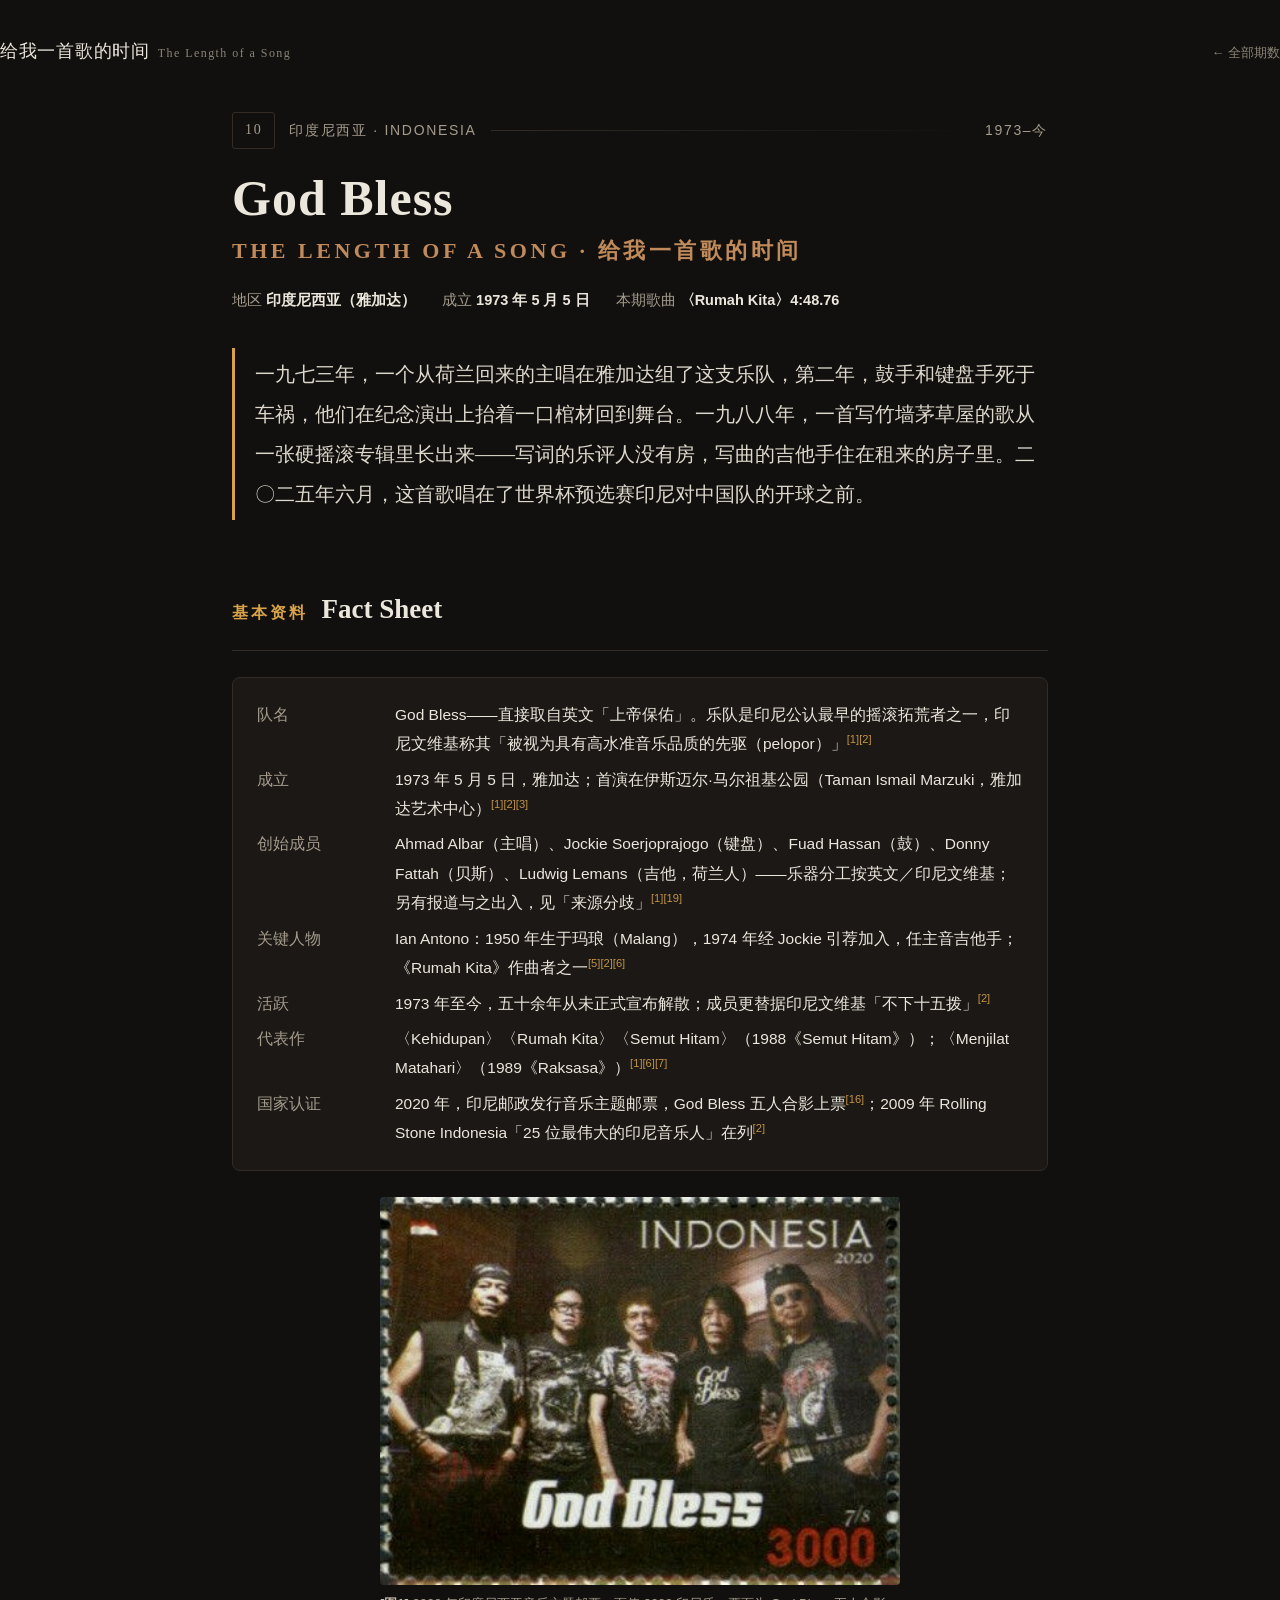
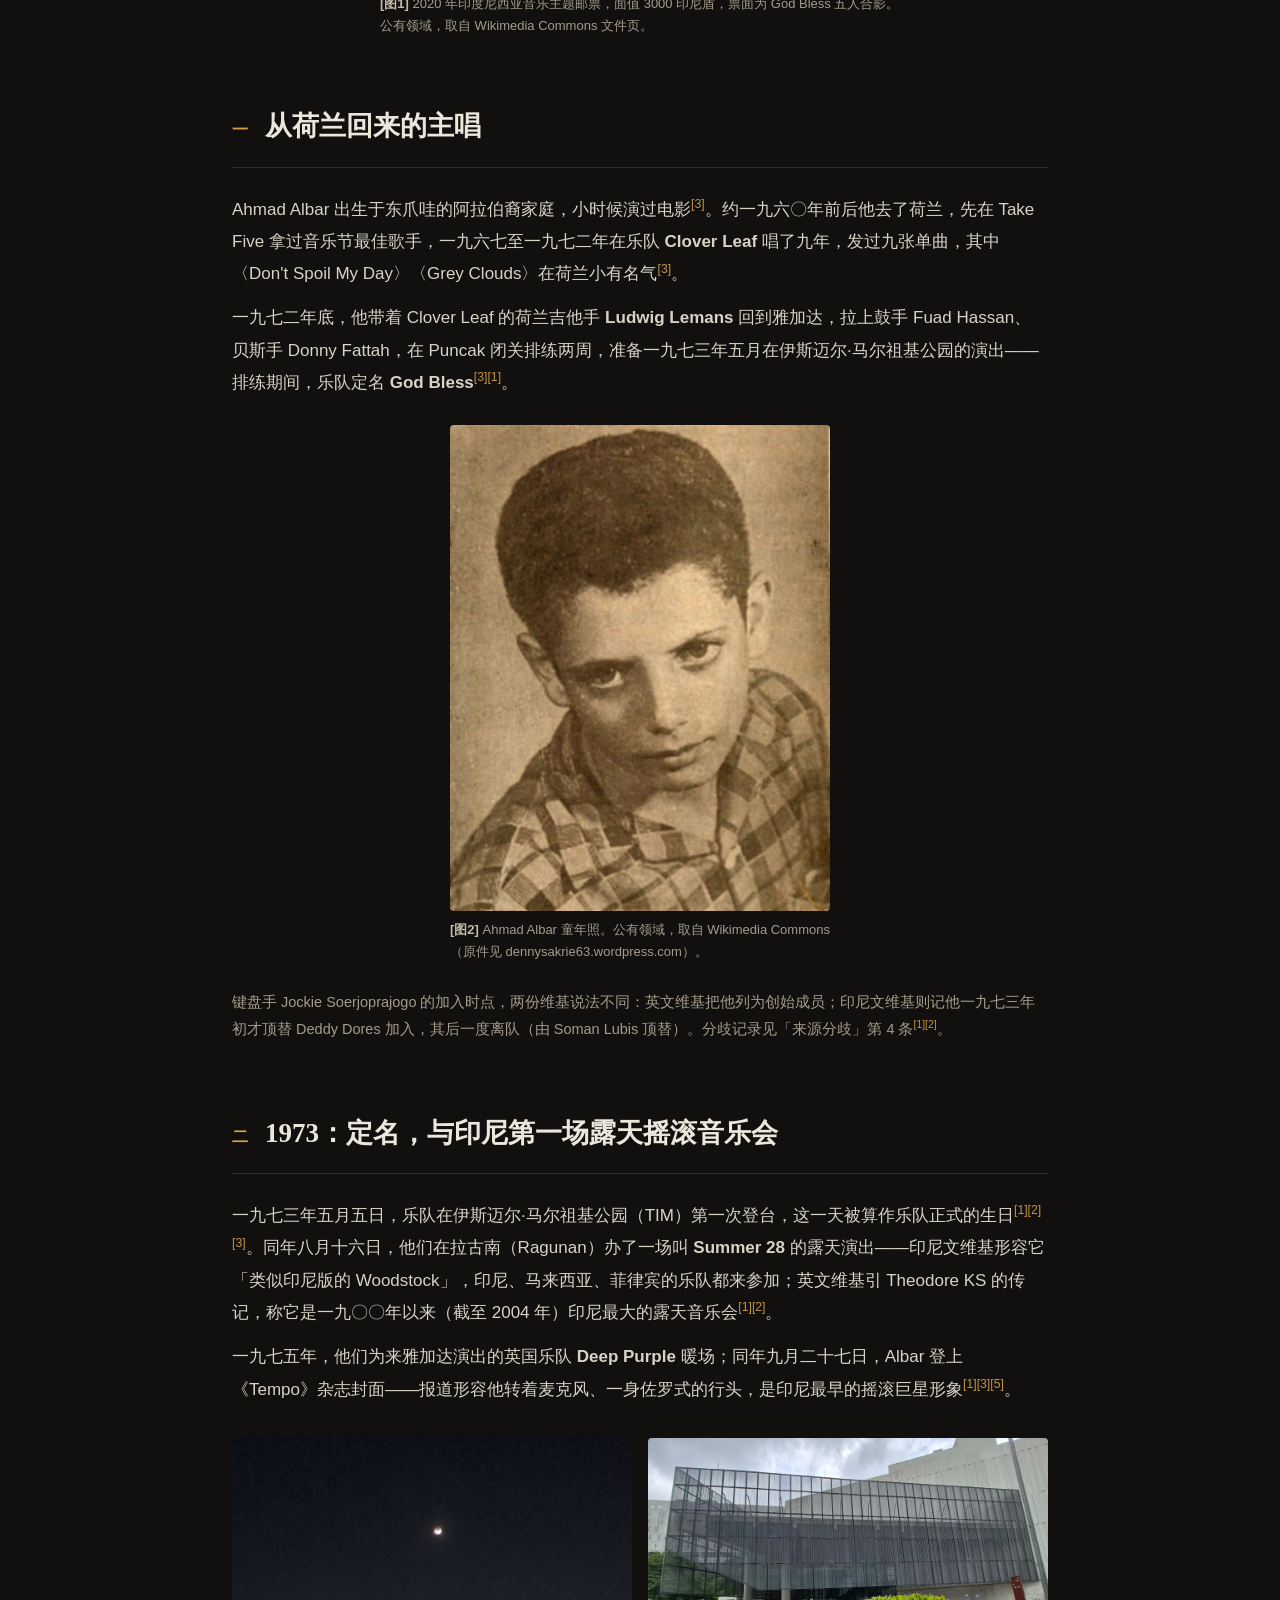
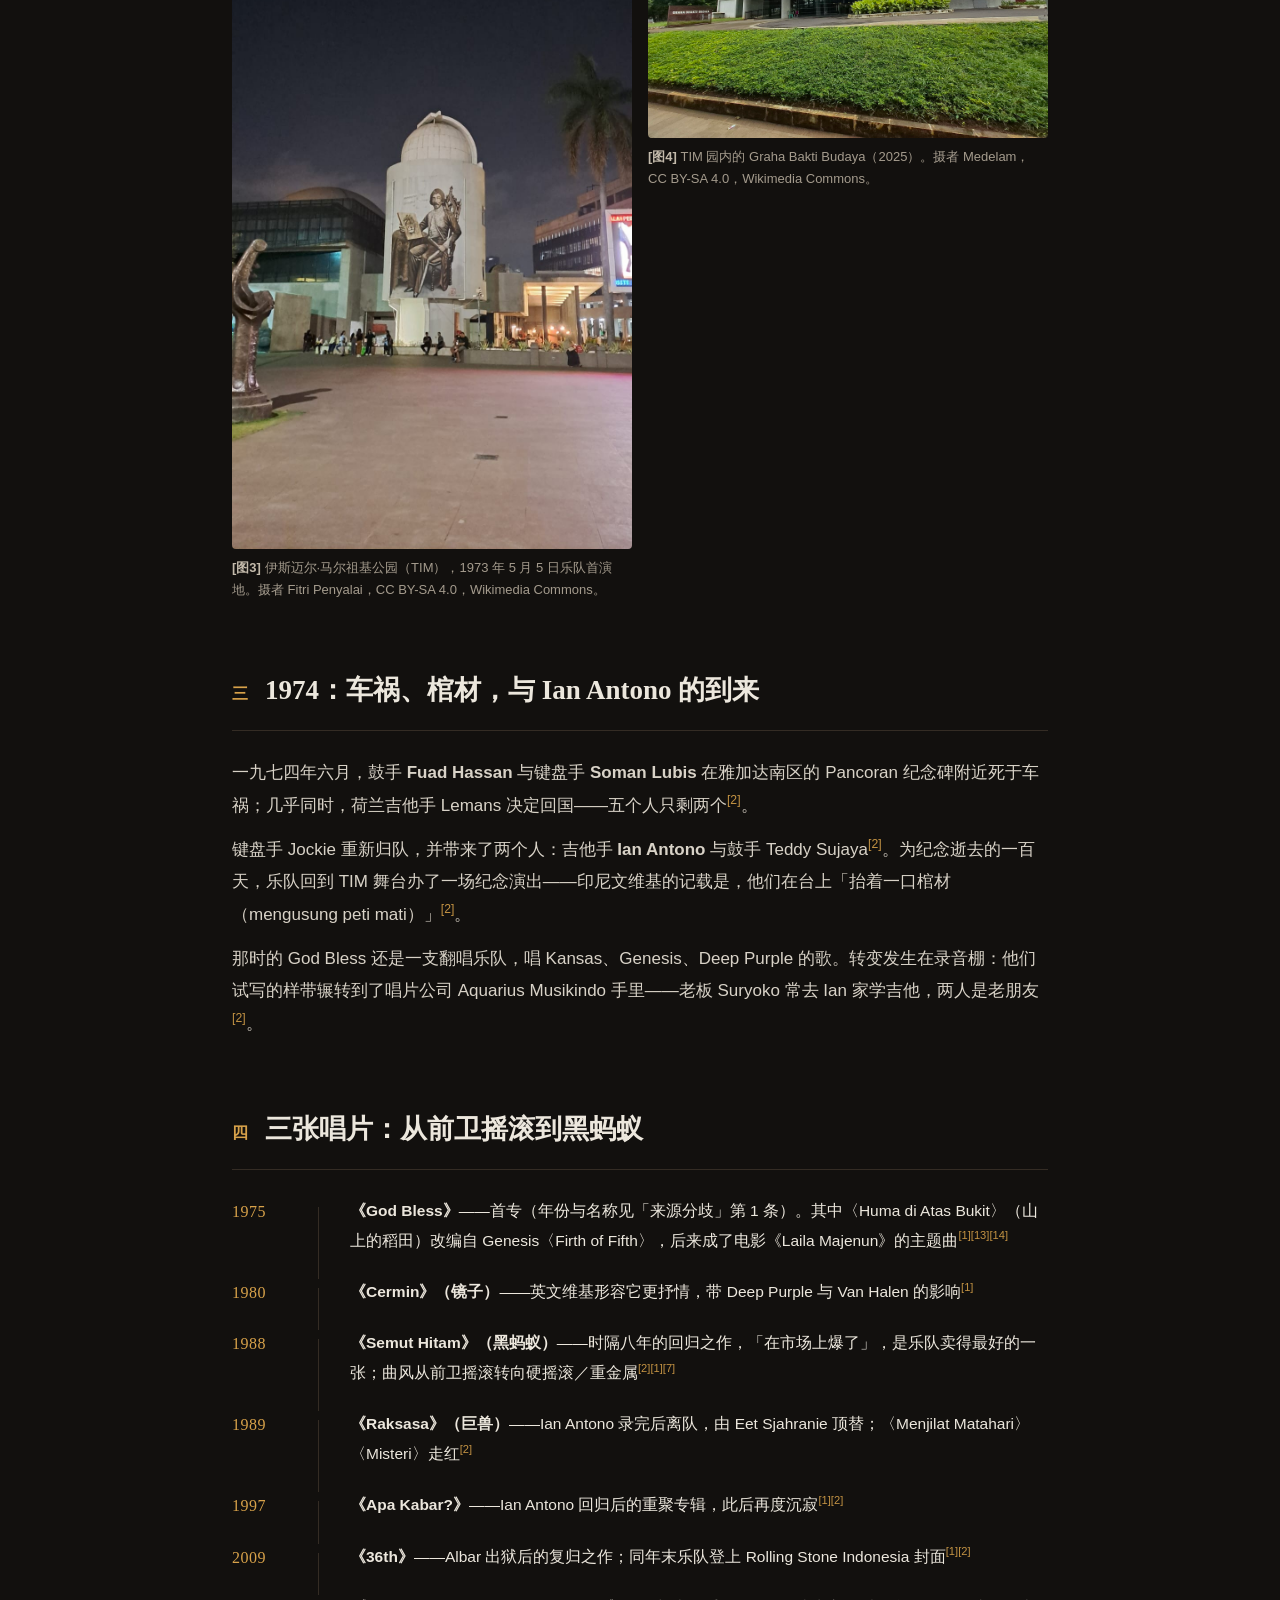
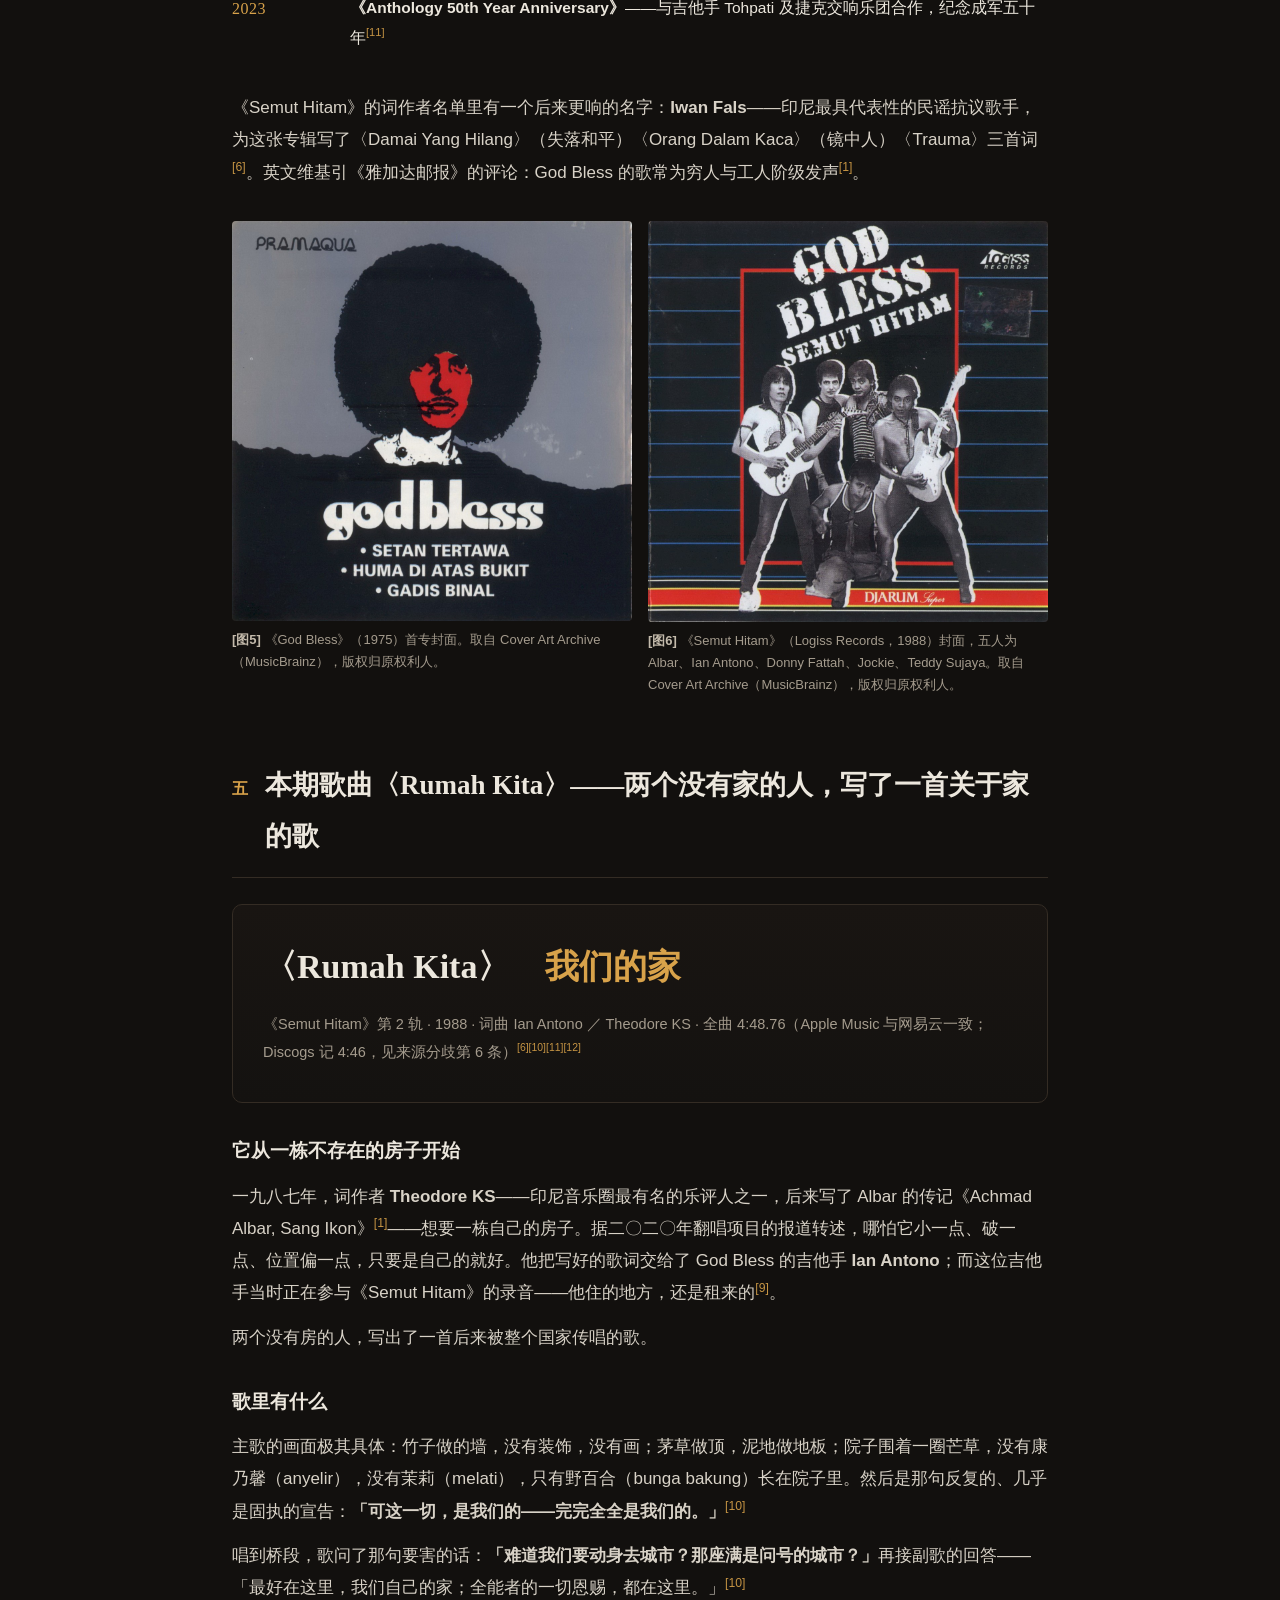
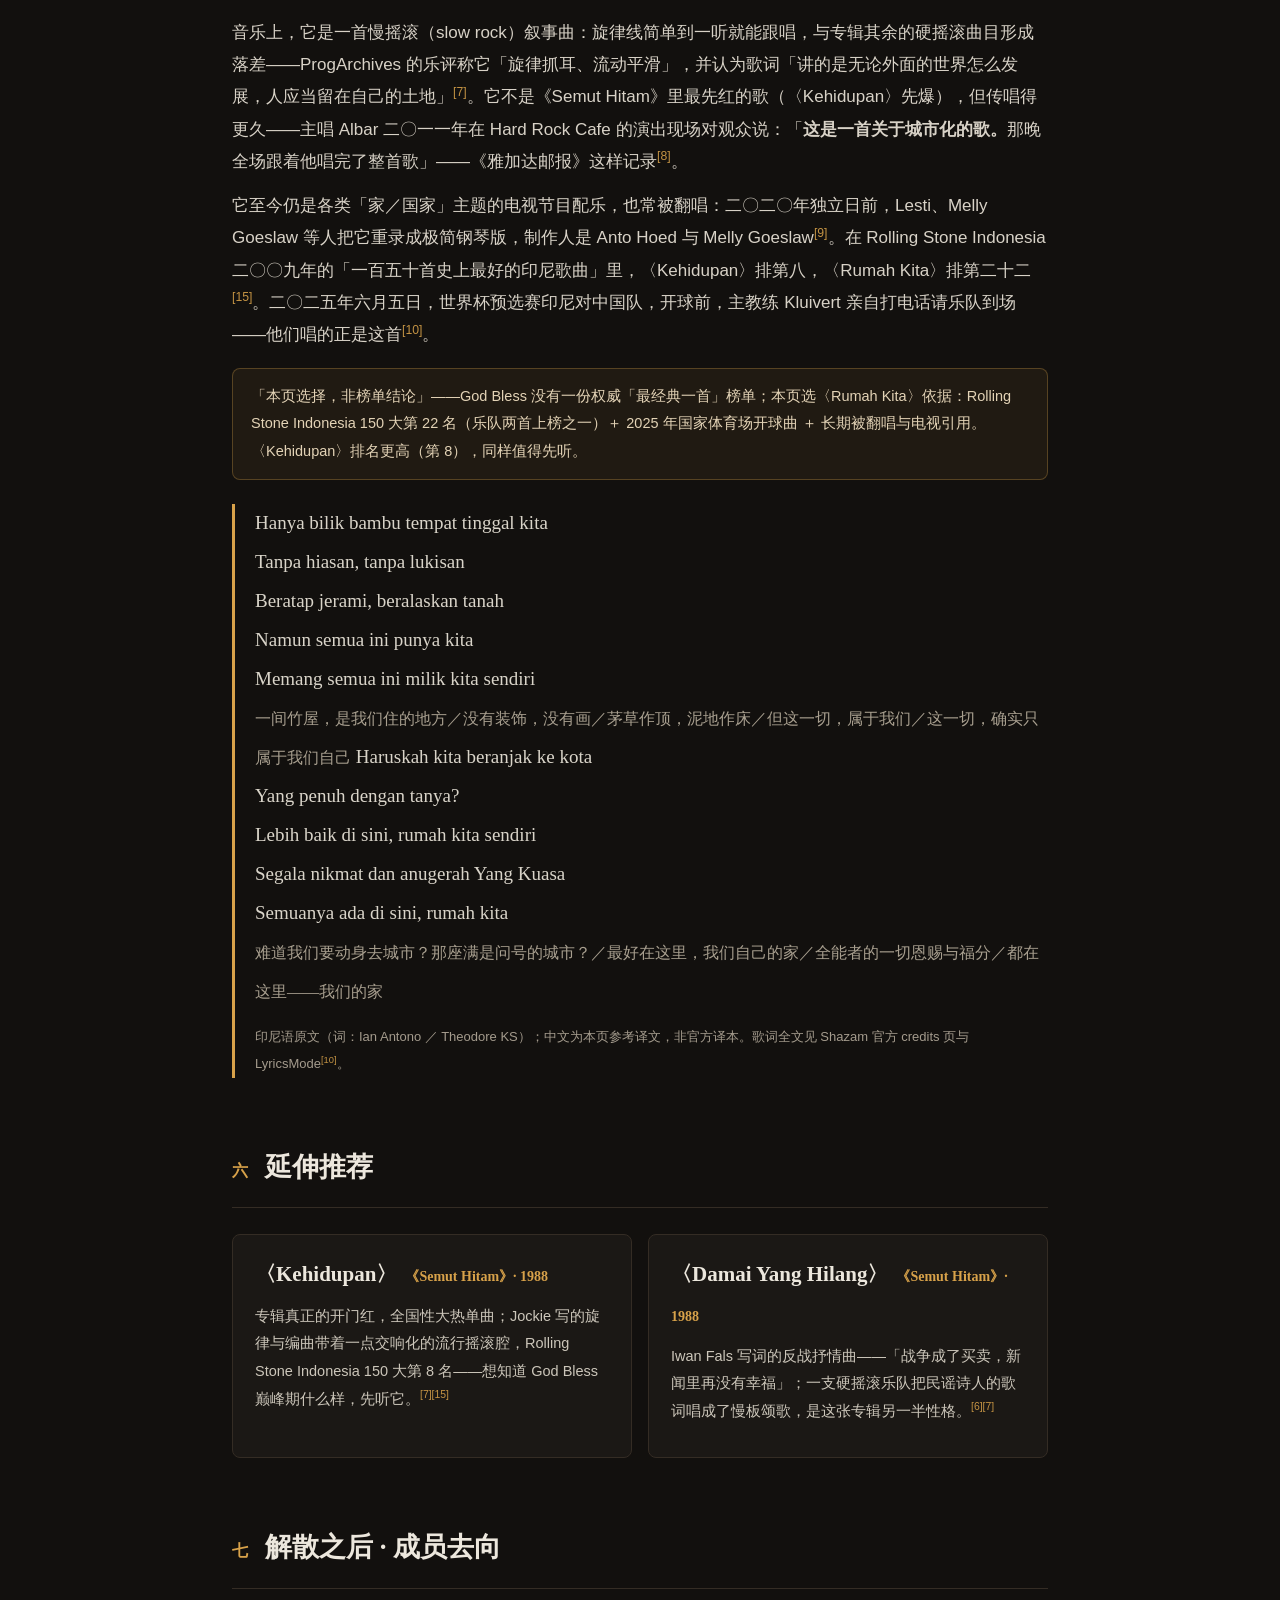
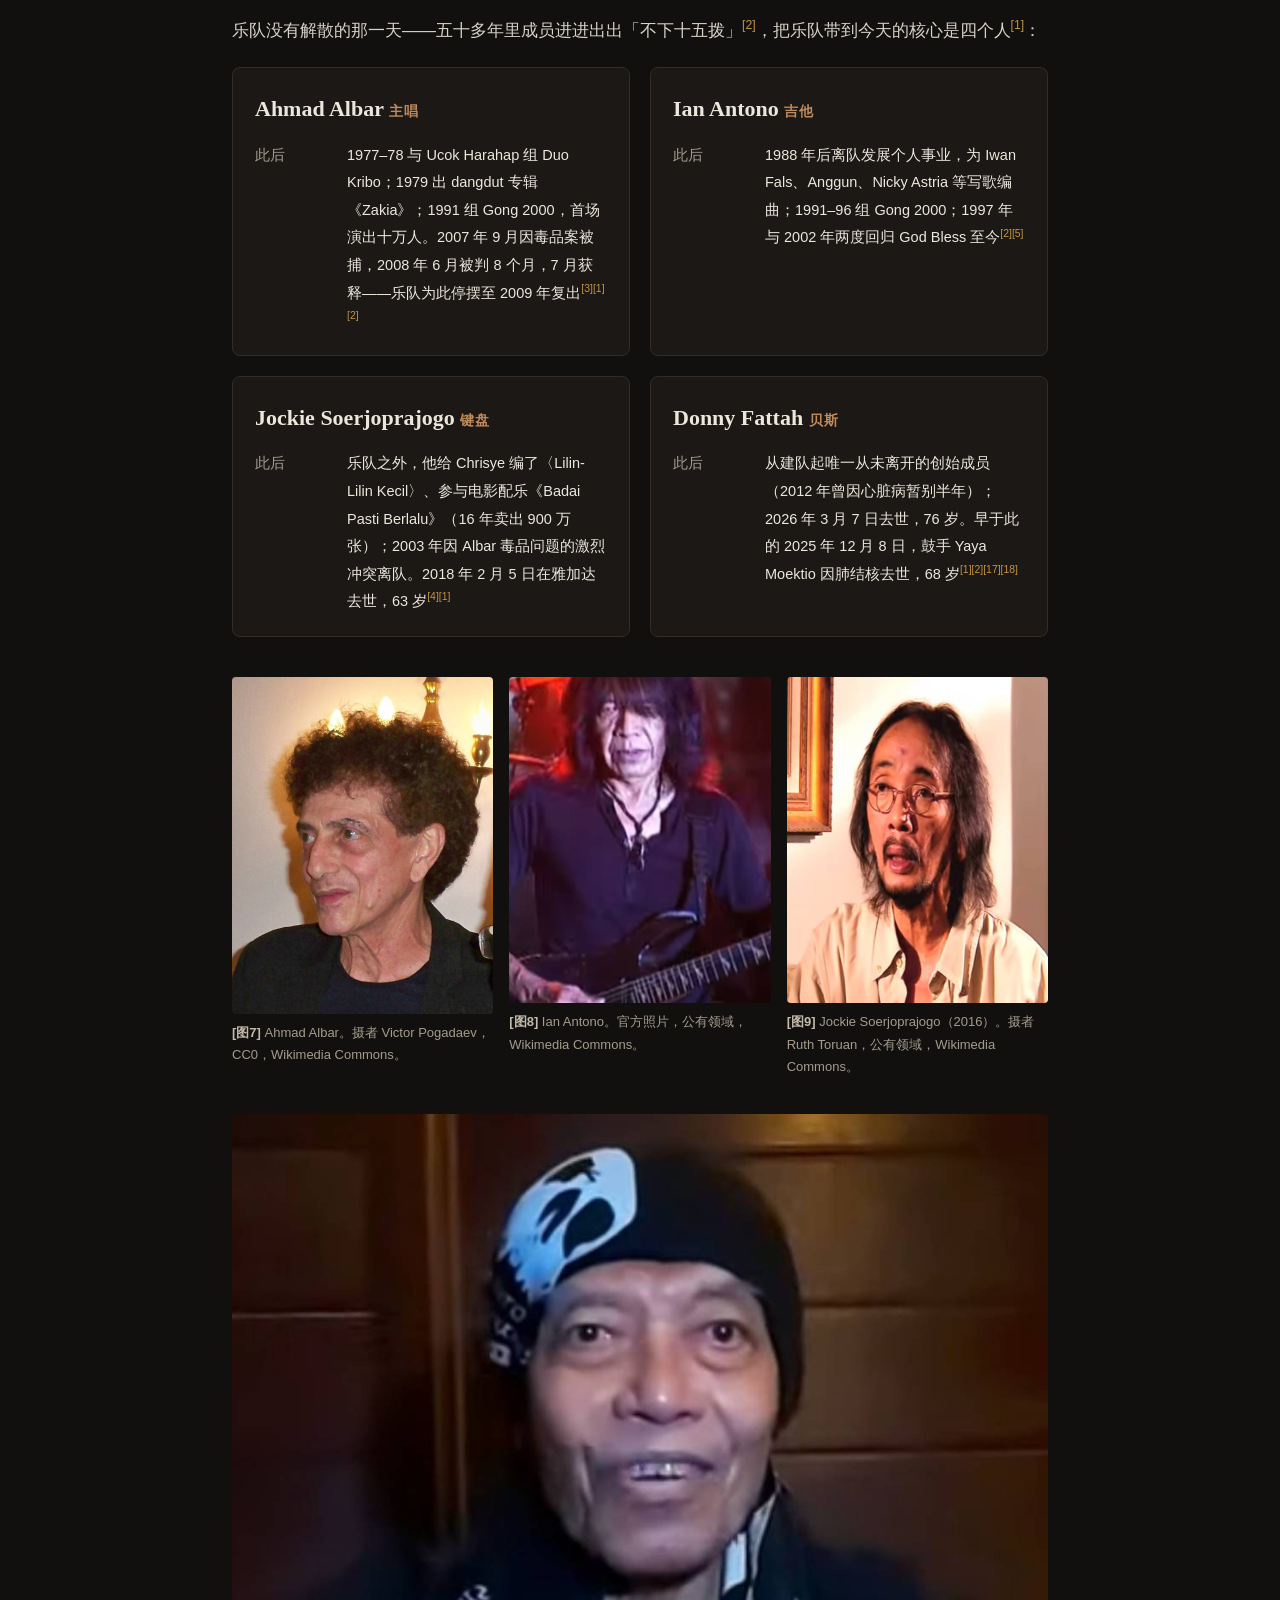
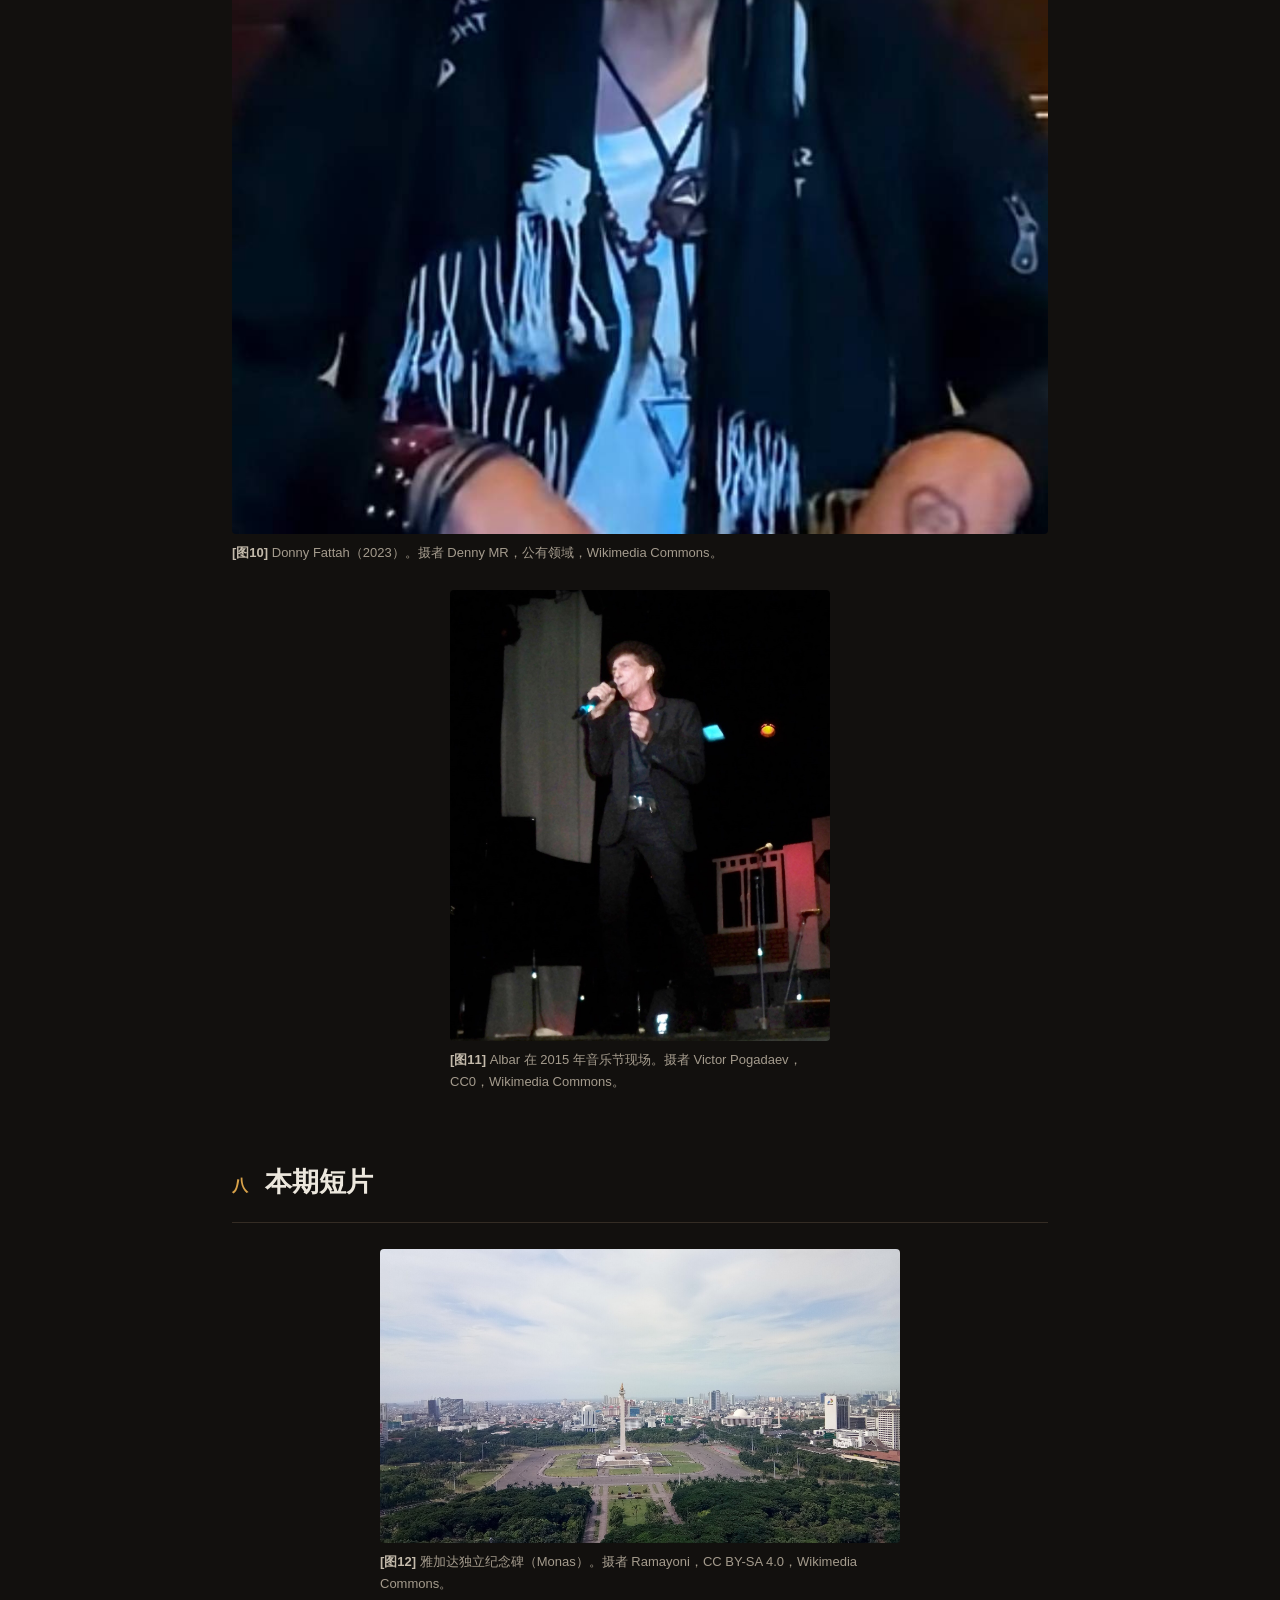
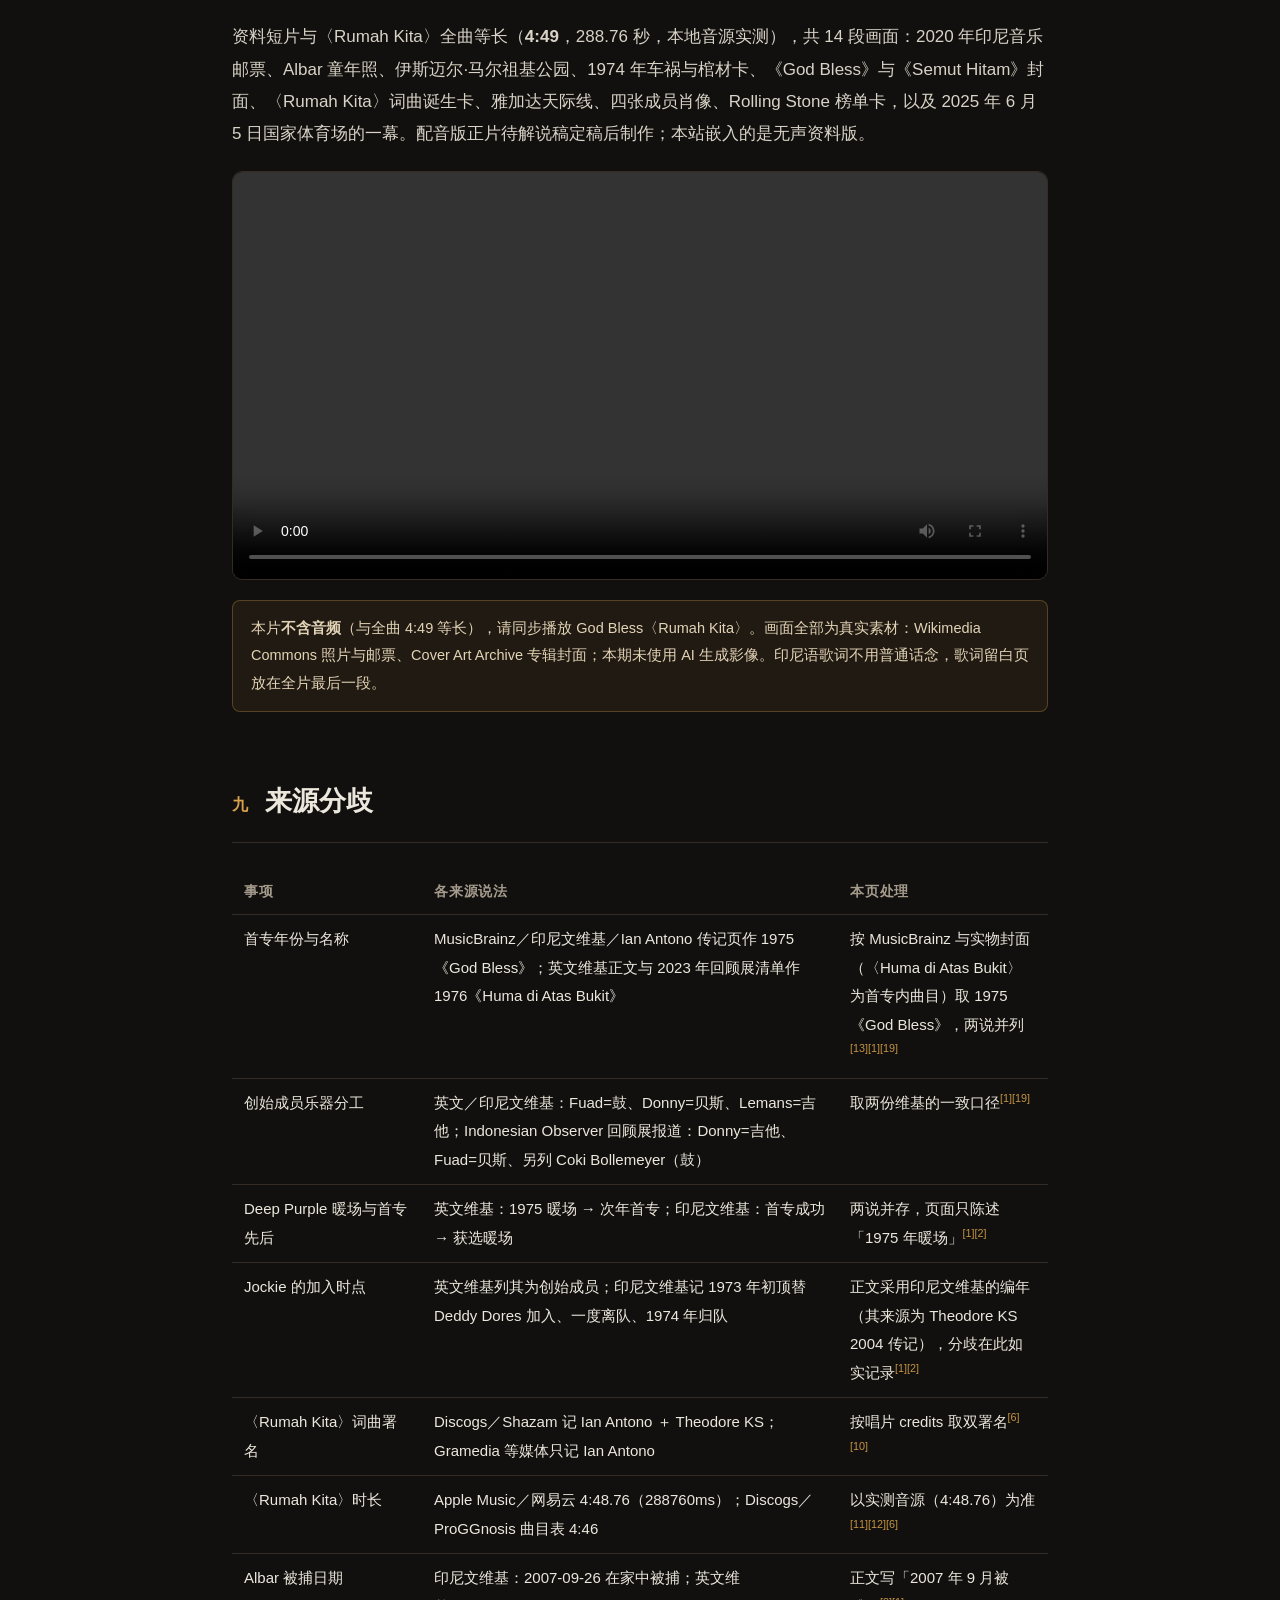
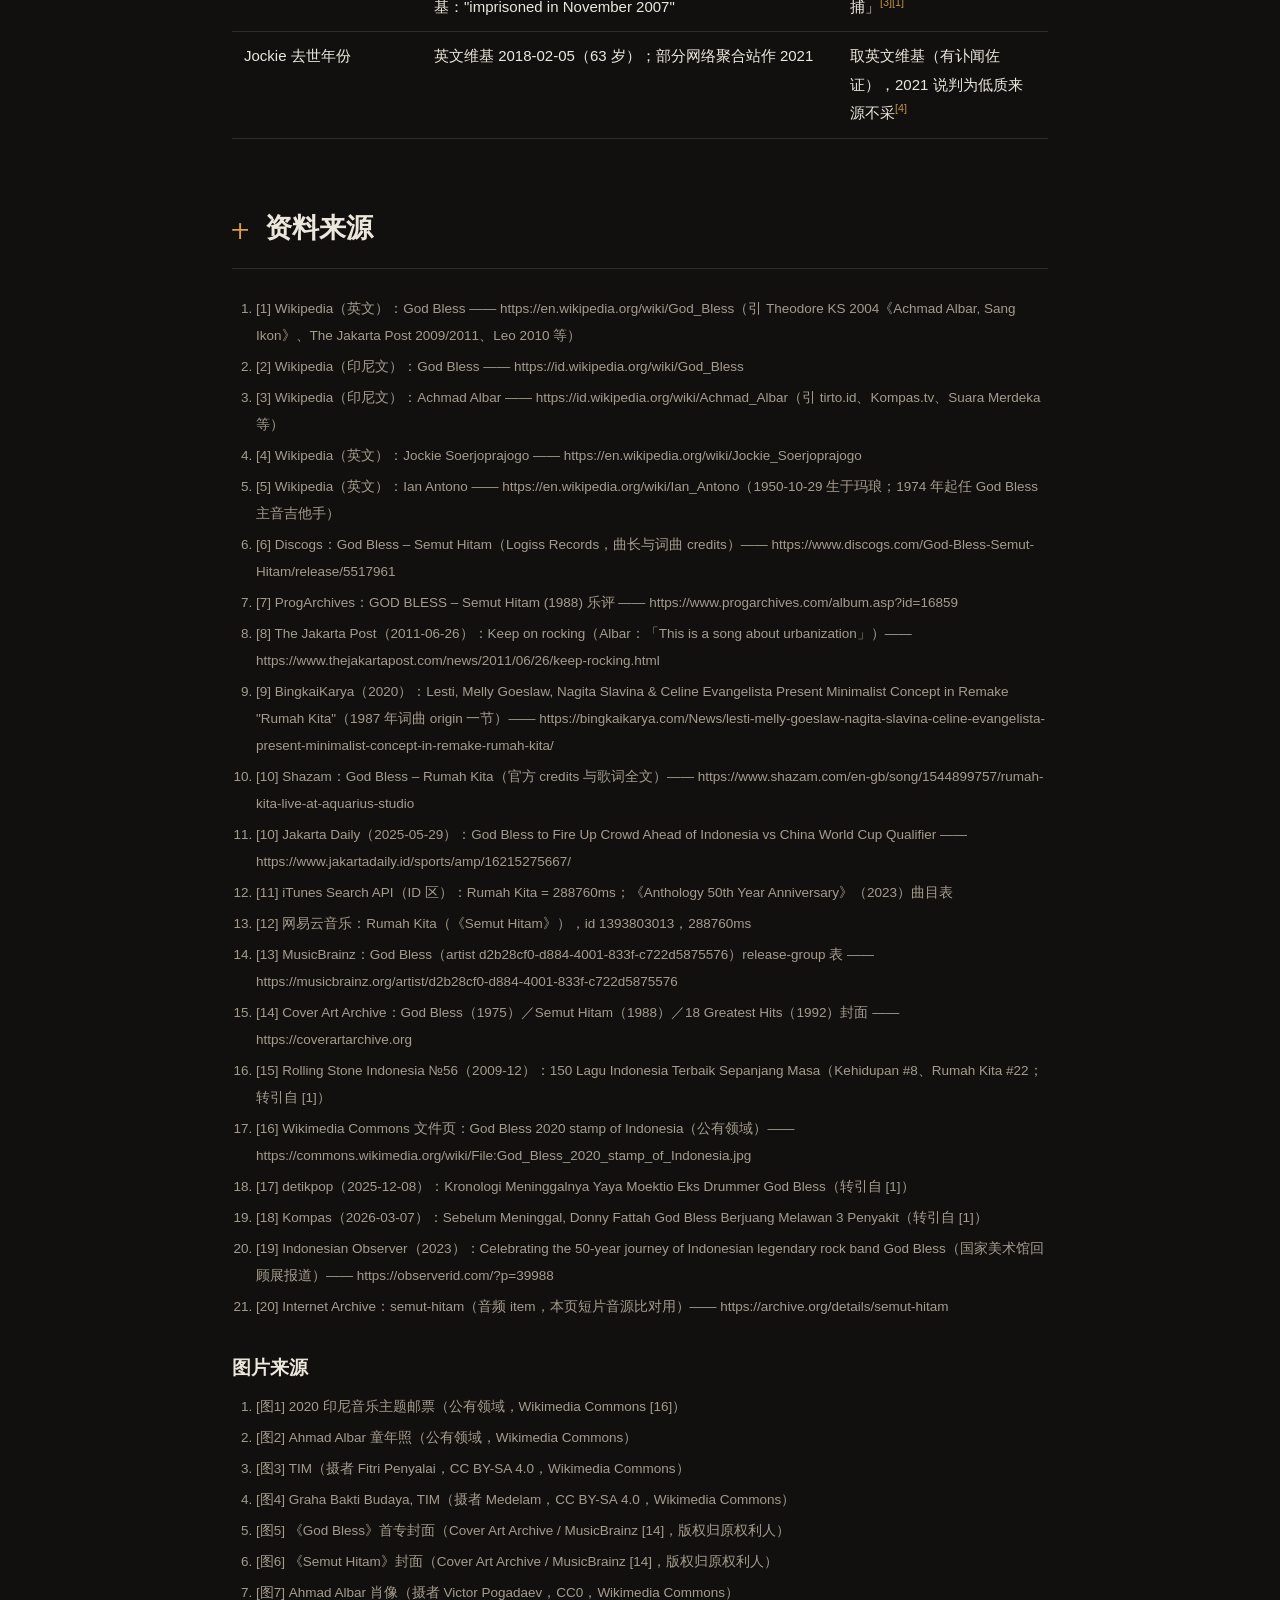
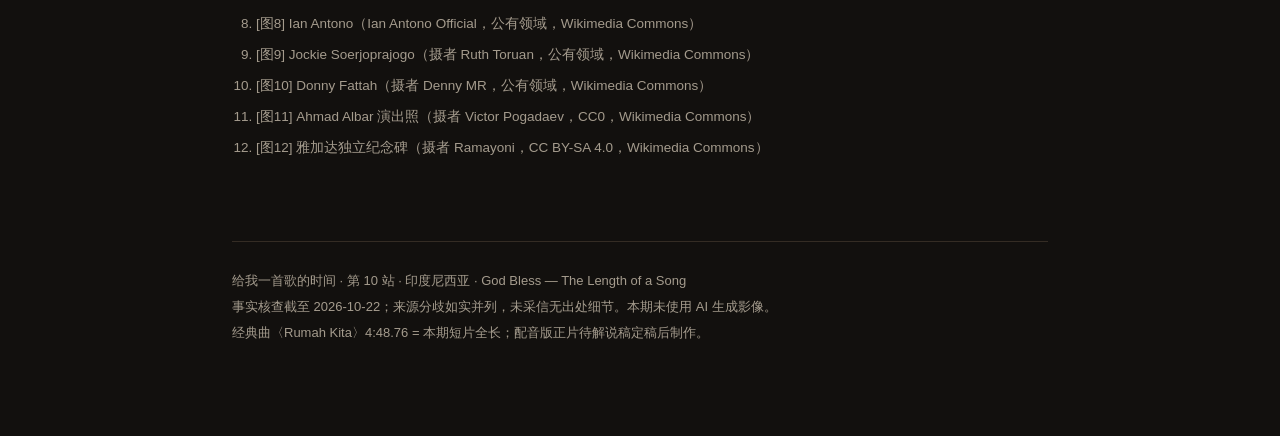
<file: 10-god-bless.html>
<!DOCTYPE html>
<html lang="zh-CN">
<head>
<meta charset="UTF-8">
<meta name="viewport" content="width=device-width, initial-scale=1.0">
<title>给我一首歌的时间 10 · 印度尼西亚 — God Bless</title>
<style>
  :root{
    --bg:#12100e; --panel:#1b1815; --line:#342c24; --ink:#ece7dd; --ink2:#a49b8d;
    --gold:#d8a24a; --blue:#c08a5a; --serif:"Songti SC","Noto Serif CJK SC",serif;
    --sans:"Hiragino Sans GB","PingFang SC",sans-serif;
  }
  *{box-sizing:border-box;margin:0;padding:0}
  body{background:var(--bg);color:var(--ink);font-family:var(--sans);line-height:1.9;font-size:17px}
  .wrap{max-width:860px;margin:0 auto;padding:0 22px 90px}
  a{color:var(--gold);text-decoration:none;border-bottom:1px solid rgba(216,162,74,.35)}
  a:hover{border-bottom-color:var(--gold)}
  sup{font-size:.72em;line-height:0}
  sup a{border:none;color:var(--gold);opacity:.9}

  .stop{display:flex;align-items:center;gap:14px;margin:44px 0 18px;color:var(--ink2);font-size:14px;letter-spacing:.12em}
  .stop .no{font-family:var(--serif);border:1px solid var(--line);padding:4px 12px;border-radius:3px}
  .stop .route{flex:1;height:1px;background:linear-gradient(90deg,var(--line),transparent)}
  h1{font-family:var(--serif);font-size:50px;line-height:1.25;font-weight:700;letter-spacing:.02em}
  h1 .en{display:block;font-size:22px;color:var(--blue);letter-spacing:.16em;margin-top:8px;font-weight:600}
  .meta{display:flex;flex-wrap:wrap;gap:10px 26px;margin:22px 0 0;color:var(--ink2);font-size:14.5px}
  .meta b{color:var(--ink);font-weight:600}
  .lede{font-family:var(--serif);font-size:20px;color:#ded8cd;border-left:3px solid var(--gold);padding:6px 0 6px 20px;margin:34px 0 10px;line-height:2}

  section{margin-top:64px}
  h2{font-family:var(--serif);font-size:27px;font-weight:700;margin-bottom:6px;display:flex;align-items:baseline;gap:14px}
  h2 .k{color:var(--gold);font-size:16px;letter-spacing:.18em;font-family:var(--sans);font-weight:600}
  .rule{height:1px;background:var(--line);margin:14px 0 26px}
  h3{font-size:18.5px;margin:30px 0 8px;color:var(--ink)}
  p{margin:12px 0;color:#d8d2c7}
  .muted{color:var(--ink2);font-size:14.5px}

  figure{margin:26px 0}
  figure img{width:100%;display:block;border-radius:4px}
  figure.half{max-width:520px;margin-left:auto;margin-right:auto}
  figure.narrow{max-width:380px;margin-left:auto;margin-right:auto}
  figcaption{font-size:13px;color:var(--ink2);margin-top:8px;line-height:1.7}
  figcaption b{color:#c3baab;font-weight:600}
  .row{display:flex;gap:16px;flex-wrap:wrap}
  .row figure{flex:1 1 260px;margin:20px 0 0}

  .panel{background:var(--panel);border:1px solid var(--line);border-radius:8px;padding:22px 24px;margin:22px 0}
  .fact{display:grid;grid-template-columns:120px 1fr;gap:6px 18px;font-size:15.5px}
  .fact dt{color:var(--ink2)}
  .fact dd{color:var(--ink)}

  table{width:100%;border-collapse:collapse;font-size:15px;margin:14px 0}
  th,td{text-align:left;padding:10px 12px;border-bottom:1px solid var(--line);vertical-align:top}
  th{color:var(--ink2);font-weight:600;font-size:13.5px;letter-spacing:.06em}
  td.yr{color:var(--gold);white-space:nowrap;font-variant-numeric:tabular-nums}

  .tl{list-style:none;margin:18px 0}
  .tl li{position:relative;padding:0 0 22px 118px;font-size:15.5px}
  .tl li::before{content:"";position:absolute;left:86px;top:11px;bottom:-2px;width:1px;background:var(--line)}
  .tl li:last-child::before{display:none}
  .tl .yr{position:absolute;left:0;top:1px;font-family:var(--serif);color:var(--gold);font-size:16px;letter-spacing:.03em}
  .tl b{color:var(--ink)}

  .song{background:linear-gradient(180deg,#191512,#141210);border:1px solid var(--line);border-radius:10px;padding:30px 30px 24px;margin-top:22px}
  .song .t{font-family:var(--serif);font-size:34px;font-weight:700}
  .song .t span{color:var(--gold)}
  .lyric{font-family:var(--serif);color:#efece4;font-size:19px;line-height:2.05;border-left:3px solid var(--gold);padding-left:20px;margin:24px 0}
  .lyric small{display:block;font-family:var(--sans);font-size:13px;color:var(--ink2);margin-top:14px}
  .lyric .id{color:#d9d4c9}
  .lyric .cn{color:#a89f8f;font-size:16px}
  .recs{display:flex;gap:16px;flex-wrap:wrap}
  .rec{flex:1 1 300px;background:var(--panel);border:1px solid var(--line);border-radius:8px;padding:20px 22px}
  .rec .n{font-family:var(--serif);font-size:21px;font-weight:700}
  .rec .y{color:var(--gold);font-size:14px;margin-left:8px}
  .rec p{font-size:14.5px;margin-top:8px;color:#ccc6ba}

  .note{background:rgba(216,162,74,.07);border:1px solid rgba(216,162,74,.3);border-radius:8px;padding:14px 18px;font-size:14.5px;color:#e3d3b6;margin:16px 0}
  .warn{background:rgba(192,138,90,.07);border:1px solid rgba(192,138,90,.3);border-radius:8px;padding:14px 18px;font-size:14.5px;color:#dcc9b2;margin:16px 0}

  ol.src{font-size:13.5px;color:var(--ink2);line-height:2;padding-left:24px}
  ol.src li{margin:4px 0}
  ol.src a{word-break:break-all}

  .duo{display:flex;gap:20px;flex-wrap:wrap;margin:20px 0}
  .duo .card{flex:1 1 300px;background:var(--panel);border:1px solid var(--line);border-radius:8px;padding:20px 22px}
  .duo .n{font-family:var(--serif);font-size:22px;font-weight:700}
  .duo .en{color:var(--blue);font-size:14px;letter-spacing:.08em}
  .duo dl{display:grid;grid-template-columns:78px 1fr;gap:4px 14px;font-size:14.5px;margin-top:12px}
  .duo dt{color:var(--ink2)}
  .duo dd{color:var(--ink)}
  footer{margin-top:80px;border-top:1px solid var(--line);padding-top:26px;color:var(--ink2);font-size:13px;line-height:2}
  .site-bar{display:flex;align-items:baseline;justify-content:space-between;margin:0 0 10px;padding-top:34px}
  .site-bar .brand{font-family:var(--serif);font-size:18px;color:var(--ink);border:none;letter-spacing:.04em}
  .site-bar .brand em{font-style:normal;font-size:12px;color:#8A8377;margin-left:8px;letter-spacing:.12em}
  .site-bar .back{font-size:13px;color:#8A8377;border:none}
  .site-bar .back:hover{color:var(--gold)}
  .video-box{background:#000;border:1px solid var(--line);border-radius:10px;overflow:hidden;margin:20px 0}
  .video-box video{width:100%;display:block}
</style>
</head>
<body>
  <div class="site-bar">
    <a class="brand" href="index.html">给我一首歌的时间<em>The Length of a Song</em></a>
    <a class="back" href="index.html">← 全部期数</a>
  </div>

<div class="wrap">

  <div class="stop"><span class="no">10</span><span>印度尼西亚 · INDONESIA</span><span class="route"></span><span>1973–今</span></div>
  <h1>God Bless<span class="en">THE LENGTH OF A SONG · 给我一首歌的时间</span></h1>
  <div class="meta">
    <span>地区 <b>印度尼西亚（雅加达）</b></span>
    <span>成立 <b>1973 年 5 月 5 日</b></span>
    <span>本期歌曲 <b>〈Rumah Kita〉4:48.76</b></span>
  </div>

  <p class="lede">一九七三年，一个从荷兰回来的主唱在雅加达组了这支乐队，第二年，鼓手和键盘手死于车祸，他们在纪念演出上抬着一口棺材回到舞台。一九八八年，一首写竹墙茅草屋的歌从一张硬摇滚专辑里长出来——写词的乐评人没有房，写曲的吉他手住在租来的房子里。二〇二五年六月，这首歌唱在了世界杯预选赛印尼对中国队的开球之前。</p>

  <section>
    <h2><span class="k">基本资料</span>Fact Sheet</h2>
    <div class="rule"></div>
    <div class="panel">
      <dl class="fact">
        <dt>队名</dt><dd>God Bless——直接取自英文「上帝保佑」。乐队是印尼公认最早的摇滚拓荒者之一，印尼文维基称其「被视为具有高水准音乐品质的先驱（pelopor）」<sup><a href="#src1">[1]</a><a href="#src2">[2]</a></sup></dd>
        <dt>成立</dt><dd>1973 年 5 月 5 日，雅加达；首演在伊斯迈尔·马尔祖基公园（Taman Ismail Marzuki，雅加达艺术中心）<sup><a href="#src1">[1]</a><a href="#src2">[2]</a><a href="#src3">[3]</a></sup></dd>
        <dt>创始成员</dt><dd>Ahmad Albar（主唱）、Jockie Soerjoprajogo（键盘）、Fuad Hassan（鼓）、Donny Fattah（贝斯）、Ludwig Lemans（吉他，荷兰人）——乐器分工按英文／印尼文维基；另有报道与之出入，见「来源分歧」<sup><a href="#src1">[1]</a><a href="#src19">[19]</a></sup></dd>
        <dt>关键人物</dt><dd>Ian Antono：1950 年生于玛琅（Malang），1974 年经 Jockie 引荐加入，任主音吉他手；《Rumah Kita》作曲者之一<sup><a href="#src5">[5]</a><a href="#src2">[2]</a><a href="#src6">[6]</a></sup></dd>
        <dt>活跃</dt><dd>1973 年至今，五十余年从未正式宣布解散；成员更替据印尼文维基「不下十五拨」<sup><a href="#src2">[2]</a></sup></dd>
        <dt>代表作</dt><dd>〈Kehidupan〉〈Rumah Kita〉〈Semut Hitam〉（1988《Semut Hitam》）；〈Menjilat Matahari〉（1989《Raksasa》）<sup><a href="#src1">[1]</a><a href="#src6">[6]</a><a href="#src7">[7]</a></sup></dd>
        <dt>国家认证</dt><dd>2020 年，印尼邮政发行音乐主题邮票，God Bless 五人合影上票<sup><a href="#src16">[16]</a></sup>；2009 年 Rolling Stone Indonesia「25 位最伟大的印尼音乐人」在列<sup><a href="#src2">[2]</a></sup></dd>
      </dl>
    </div>
  </section>

  <figure class="half">
    <img src="assets/gb_stamp2020.jpg" alt="2020 年印尼音乐主题邮票上的 God Bless">
    <figcaption><b>[图1]</b> 2020 年印度尼西亚音乐主题邮票，面值 3000 印尼盾，票面为 God Bless 五人合影。公有领域，取自 Wikimedia Commons 文件页。</figcaption>
  </figure>

  <section>
    <h2><span class="k">一</span>从荷兰回来的主唱</h2>
    <div class="rule"></div>
    <p>Ahmad Albar 出生于东爪哇的阿拉伯裔家庭，小时候演过电影<sup><a href="#src3">[3]</a></sup>。约一九六〇年前后他去了荷兰，先在 Take Five 拿过音乐节最佳歌手，一九六七至一九七二年在乐队 <b>Clover Leaf</b> 唱了九年，发过九张单曲，其中〈Don't Spoil My Day〉〈Grey Clouds〉在荷兰小有名气<sup><a href="#src3">[3]</a></sup>。</p>
    <p>一九七二年底，他带着 Clover Leaf 的荷兰吉他手 <b>Ludwig Lemans</b> 回到雅加达，拉上鼓手 Fuad Hassan、贝斯手 Donny Fattah，在 Puncak 闭关排练两周，准备一九七三年五月在伊斯迈尔·马尔祖基公园的演出——排练期间，乐队定名 <b>God Bless</b><sup><a href="#src3">[3]</a><a href="#src1">[1]</a></sup>。</p>
    <figure class="narrow">
      <img src="assets/gb_albar_child.jpg" alt="Ahmad Albar 童年照">
      <figcaption><b>[图2]</b> Ahmad Albar 童年照。公有领域，取自 Wikimedia Commons（原件见 dennysakrie63.wordpress.com）。</figcaption>
    </figure>
    <p class="muted">键盘手 Jockie Soerjoprajogo 的加入时点，两份维基说法不同：英文维基把他列为创始成员；印尼文维基则记他一九七三年初才顶替 Deddy Dores 加入，其后一度离队（由 Soman Lubis 顶替）。分歧记录见「来源分歧」第 4 条<sup><a href="#src1">[1]</a><a href="#src2">[2]</a></sup>。</p>
  </section>

  <section>
    <h2><span class="k">二</span>1973：定名，与印尼第一场露天摇滚音乐会</h2>
    <div class="rule"></div>
    <p>一九七三年五月五日，乐队在伊斯迈尔·马尔祖基公园（TIM）第一次登台，这一天被算作乐队正式的生日<sup><a href="#src1">[1]</a><a href="#src2">[2]</a><a href="#src3">[3]</a></sup>。同年八月十六日，他们在拉古南（Ragunan）办了一场叫 <b>Summer 28</b> 的露天演出——印尼文维基形容它「类似印尼版的 Woodstock」，印尼、马来西亚、菲律宾的乐队都来参加；英文维基引 Theodore KS 的传记，称它是一九〇〇年以来（截至 2004 年）印尼最大的露天音乐会<sup><a href="#src1">[1]</a><a href="#src2">[2]</a></sup>。</p>
    <p>一九七五年，他们为来雅加达演出的英国乐队 <b>Deep Purple</b> 暖场；同年九月二十七日，Albar 登上《Tempo》杂志封面——报道形容他转着麦克风、一身佐罗式的行头，是印尼最早的摇滚巨星形象<sup><a href="#src1">[1]</a><a href="#src3">[3]</a><a href="#src5">[5]</a></sup>。</p>
    <div class="row">
      <figure>
        <img src="assets/gb_tim_jakarta.jpg" alt="雅加达伊斯迈尔·马尔祖基公园">
        <figcaption><b>[图3]</b> 伊斯迈尔·马尔祖基公园（TIM），1973 年 5 月 5 日乐队首演地。摄者 Fitri Penyalai，CC BY-SA 4.0，Wikimedia Commons。</figcaption>
      </figure>
      <figure>
        <img src="assets/gb_tim_grahebakti.jpg" alt="TIM 园内的 Graha Bakti Budaya">
        <figcaption><b>[图4]</b> TIM 园内的 Graha Bakti Budaya（2025）。摄者 Medelam，CC BY-SA 4.0，Wikimedia Commons。</figcaption>
      </figure>
    </div>
  </section>

  <section>
    <h2><span class="k">三</span>1974：车祸、棺材，与 Ian Antono 的到来</h2>
    <div class="rule"></div>
    <p>一九七四年六月，鼓手 <b>Fuad Hassan</b> 与键盘手 <b>Soman Lubis</b> 在雅加达南区的 Pancoran 纪念碑附近死于车祸；几乎同时，荷兰吉他手 Lemans 决定回国——五个人只剩两个<sup><a href="#src2">[2]</a></sup>。</p>
    <p>键盘手 Jockie 重新归队，并带来了两个人：吉他手 <b>Ian Antono</b> 与鼓手 Teddy Sujaya<sup><a href="#src2">[2]</a></sup>。为纪念逝去的一百天，乐队回到 TIM 舞台办了一场纪念演出——印尼文维基的记载是，他们在台上「抬着一口棺材（mengusung peti mati）」<sup><a href="#src2">[2]</a></sup>。</p>
    <p>那时的 God Bless 还是一支翻唱乐队，唱 Kansas、Genesis、Deep Purple 的歌。转变发生在录音棚：他们试写的样带辗转到了唱片公司 Aquarius Musikindo 手里——老板 Suryoko 常去 Ian 家学吉他，两人是老朋友<sup><a href="#src2">[2]</a></sup>。</p>
  </section>

  <section>
    <h2><span class="k">四</span>三张唱片：从前卫摇滚到黑蚂蚁</h2>
    <div class="rule"></div>
    <div class="tl">
      <li><span class="yr">1975</span><b>《God Bless》</b>——首专（年份与名称见「来源分歧」第 1 条）。其中〈Huma di Atas Bukit〉（山上的稻田）改编自 Genesis〈Firth of Fifth〉，后来成了电影《Laila Majenun》的主题曲<sup><a href="#src1">[1]</a><a href="#src13">[13]</a><a href="#src14">[14]</a></sup></li>
      <li><span class="yr">1980</span><b>《Cermin》（镜子）</b>——英文维基形容它更抒情，带 Deep Purple 与 Van Halen 的影响<sup><a href="#src1">[1]</a></sup></li>
      <li><span class="yr">1988</span><b>《Semut Hitam》（黑蚂蚁）</b>——时隔八年的回归之作，「在市场上爆了」，是乐队卖得最好的一张；曲风从前卫摇滚转向硬摇滚／重金属<sup><a href="#src2">[2]</a><a href="#src1">[1]</a><a href="#src7">[7]</a></sup></li>
      <li><span class="yr">1989</span><b>《Raksasa》（巨兽）</b>——Ian Antono 录完后离队，由 Eet Sjahranie 顶替；〈Menjilat Matahari〉〈Misteri〉走红<sup><a href="#src2">[2]</a></sup></li>
      <li><span class="yr">1997</span><b>《Apa Kabar?》</b>——Ian Antono 回归后的重聚专辑，此后再度沉寂<sup><a href="#src1">[1]</a><a href="#src2">[2]</a></sup></li>
      <li><span class="yr">2009</span><b>《36th》</b>——Albar 出狱后的复归之作；同年末乐队登上 Rolling Stone Indonesia 封面<sup><a href="#src1">[1]</a><a href="#src2">[2]</a></sup></li>
      <li><span class="yr">2023</span><b>《Anthology 50th Year Anniversary》</b>——与吉他手 Tohpati 及捷克交响乐团合作，纪念成军五十年<sup><a href="#src11">[11]</a></sup></li>
    </div>
    <p>《Semut Hitam》的词作者名单里有一个后来更响的名字：<b>Iwan Fals</b>——印尼最具代表性的民谣抗议歌手，为这张专辑写了〈Damai Yang Hilang〉（失落和平）〈Orang Dalam Kaca〉（镜中人）〈Trauma〉三首词<sup><a href="#src6">[6]</a></sup>。英文维基引《雅加达邮报》的评论：God Bless 的歌常为穷人与工人阶级发声<sup><a href="#src1">[1]</a></sup>。</p>
    <div class="row">
      <figure>
        <img src="assets/gb_cover_1975.jpg" alt="《God Bless》首专封面（1975）">
        <figcaption><b>[图5]</b> 《God Bless》（1975）首专封面。取自 Cover Art Archive（MusicBrainz），版权归原权利人。</figcaption>
      </figure>
      <figure>
        <img src="assets/gb_cover_semut1988.jpg" alt="《Semut Hitam》专辑封面（1988）">
        <figcaption><b>[图6]</b> 《Semut Hitam》（Logiss Records，1988）封面，五人为 Albar、Ian Antono、Donny Fattah、Jockie、Teddy Sujaya。取自 Cover Art Archive（MusicBrainz），版权归原权利人。</figcaption>
      </figure>
    </div>
  </section>

  <section>
    <h2><span class="k">五</span>本期歌曲〈Rumah Kita〉——两个没有家的人，写了一首关于家的歌</h2>
    <div class="rule"></div>
    <div class="song">
      <div class="t">〈Rumah Kita〉<span>　我们的家</span></div>
      <p class="muted">《Semut Hitam》第 2 轨 · 1988 · 词曲 Ian Antono ／ Theodore KS · 全曲 4:48.76（Apple Music 与网易云一致；Discogs 记 4:46，见来源分歧第 6 条）<sup><a href="#src6">[6]</a><a href="#src10">[10]</a><a href="#src11">[11]</a><a href="#src12">[12]</a></sup></p>
    </div>
    <h3>它从一栋不存在的房子开始</h3>
    <p>一九八七年，词作者 <b>Theodore KS</b>——印尼音乐圈最有名的乐评人之一，后来写了 Albar 的传记《Achmad Albar, Sang Ikon》<sup><a href="#src1">[1]</a></sup>——想要一栋自己的房子。据二〇二〇年翻唱项目的报道转述，哪怕它小一点、破一点、位置偏一点，只要是自己的就好。他把写好的歌词交给了 God Bless 的吉他手 <b>Ian Antono</b>；而这位吉他手当时正在参与《Semut Hitam》的录音——他住的地方，还是租来的<sup><a href="#src9">[9]</a></sup>。</p>
    <p>两个没有房的人，写出了一首后来被整个国家传唱的歌。</p>
    <h3>歌里有什么</h3>
    <p>主歌的画面极其具体：竹子做的墙，没有装饰，没有画；茅草做顶，泥地做地板；院子围着一圈芒草，没有康乃馨（anyelir），没有茉莉（melati），只有野百合（bunga bakung）长在院子里。然后是那句反复的、几乎是固执的宣告：<b>「可这一切，是我们的——完完全全是我们的。」</b><sup><a href="#src10">[10]</a></sup></p>
    <p>唱到桥段，歌问了那句要害的话：<b>「难道我们要动身去城市？那座满是问号的城市？」</b>再接副歌的回答——「最好在这里，我们自己的家；全能者的一切恩赐，都在这里。」<sup><a href="#src10">[10]</a></sup></p>
    <p>音乐上，它是一首慢摇滚（slow rock）叙事曲：旋律线简单到一听就能跟唱，与专辑其余的硬摇滚曲目形成落差——ProgArchives 的乐评称它「旋律抓耳、流动平滑」，并认为歌词「讲的是无论外面的世界怎么发展，人应当留在自己的土地」<sup><a href="#src7">[7]</a></sup>。它不是《Semut Hitam》里最先红的歌（〈Kehidupan〉先爆），但传唱得更久——主唱 Albar 二〇一一年在 Hard Rock Cafe 的演出现场对观众说：「<b>这是一首关于城市化的歌。</b>那晚全场跟着他唱完了整首歌」——《雅加达邮报》这样记录<sup><a href="#src8">[8]</a></sup>。</p>
    <p>它至今仍是各类「家／国家」主题的电视节目配乐，也常被翻唱：二〇二〇年独立日前，Lesti、Melly Goeslaw 等人把它重录成极简钢琴版，制作人是 Anto Hoed 与 Melly Goeslaw<sup><a href="#src9">[9]</a></sup>。在 Rolling Stone Indonesia 二〇〇九年的「一百五十首史上最好的印尼歌曲」里，〈Kehidupan〉排第八，〈Rumah Kita〉排第二十二<sup><a href="#src15">[15]</a></sup>。二〇二五年六月五日，世界杯预选赛印尼对中国队，开球前，主教练 Kluivert 亲自打电话请乐队到场——他们唱的正是这首<sup><a href="#src10b">[10]</a></sup>。</p>
    <div class="note">「本页选择，非榜单结论」——God Bless 没有一份权威「最经典一首」榜单；本页选〈Rumah Kita〉依据：Rolling Stone Indonesia 150 大第 22 名（乐队两首上榜之一）＋ 2025 年国家体育场开球曲 ＋ 长期被翻唱与电视引用。〈Kehidupan〉排名更高（第 8），同样值得先听。</div>
    <div class="lyric">
      <span class="id">Hanya bilik bambu tempat tinggal kita<br>
      Tanpa hiasan, tanpa lukisan<br>
      Beratap jerami, beralaskan tanah<br>
      Namun semua ini punya kita<br>
      Memang semua ini milik kita sendiri</span><br>
      <span class="cn">一间竹屋，是我们住的地方／没有装饰，没有画／茅草作顶，泥地作床／但这一切，属于我们／这一切，确实只属于我们自己</span>
      <span class="id">Haruskah kita beranjak ke kota<br>
      Yang penuh dengan tanya?<br>
      Lebih baik di sini, rumah kita sendiri<br>
      Segala nikmat dan anugerah Yang Kuasa<br>
      Semuanya ada di sini, rumah kita</span><br>
      <span class="cn">难道我们要动身去城市？那座满是问号的城市？／最好在这里，我们自己的家／全能者的一切恩赐与福分／都在这里——我们的家</span>
      <small>印尼语原文（词：Ian Antono ／ Theodore KS）；中文为本页参考译文，非官方译本。歌词全文见 Shazam 官方 credits 页与 LyricsMode<sup><a href="#src10">[10]</a></sup>。</small>
    </div>
  </section>

  <section>
    <h2><span class="k">六</span>延伸推荐</h2>
    <div class="rule"></div>
    <div class="recs">
      <div class="rec">
        <div class="n">〈Kehidupan〉<span class="y">《Semut Hitam》· 1988</span></div>
        <p>专辑真正的开门红，全国性大热单曲；Jockie 写的旋律与编曲带着一点交响化的流行摇滚腔，Rolling Stone Indonesia 150 大第 8 名——想知道 God Bless 巅峰期什么样，先听它。<sup><a href="#src7">[7]</a><a href="#src15">[15]</a></sup></p>
      </div>
      <div class="rec">
        <div class="n">〈Damai Yang Hilang〉<span class="y">《Semut Hitam》· 1988</span></div>
        <p>Iwan Fals 写词的反战抒情曲——「战争成了买卖，新闻里再没有幸福」；一支硬摇滚乐队把民谣诗人的歌词唱成了慢板颂歌，是这张专辑另一半性格。<sup><a href="#src6">[6]</a><a href="#src7">[7]</a></sup></p>
      </div>
    </div>
  </section>

  <section>
    <h2><span class="k">七</span>解散之后 · 成员去向</h2>
    <div class="rule"></div>
    <p>乐队没有解散的那一天——五十多年里成员进进出出「不下十五拨」<sup><a href="#src2">[2]</a></sup>，把乐队带到今天的核心是四个人<sup><a href="#src1">[1]</a></sup>：</p>
    <div class="duo">
      <div class="card">
        <div class="n">Ahmad Albar <span class="en">主唱</span></div>
        <dl>
          <dt>此后</dt><dd>1977–78 与 Ucok Harahap 组 Duo Kribo；1979 出 dangdut 专辑《Zakia》；1991 组 Gong 2000，首场演出十万人。2007 年 9 月因毒品案被捕，2008 年 6 月被判 8 个月，7 月获释——乐队为此停摆至 2009 年复出<sup><a href="#src3">[3]</a><a href="#src1">[1]</a><a href="#src2">[2]</a></sup></dd>
        </dl>
      </div>
      <div class="card">
        <div class="n">Ian Antono <span class="en">吉他</span></div>
        <dl>
          <dt>此后</dt><dd>1988 年后离队发展个人事业，为 Iwan Fals、Anggun、Nicky Astria 等写歌编曲；1991–96 组 Gong 2000；1997 年与 2002 年两度回归 God Bless 至今<sup><a href="#src2">[2]</a><a href="#src5">[5]</a></sup></dd>
        </dl>
      </div>
      <div class="card">
        <div class="n">Jockie Soerjoprajogo <span class="en">键盘</span></div>
        <dl>
          <dt>此后</dt><dd>乐队之外，他给 Chrisye 编了〈Lilin-Lilin Kecil〉、参与电影配乐《Badai Pasti Berlalu》（16 年卖出 900 万张）；2003 年因 Albar 毒品问题的激烈冲突离队。2018 年 2 月 5 日在雅加达去世，63 岁<sup><a href="#src4">[4]</a><a href="#src1">[1]</a></sup></dd>
        </dl>
      </div>
      <div class="card">
        <div class="n">Donny Fattah <span class="en">贝斯</span></div>
        <dl>
          <dt>此后</dt><dd>从建队起唯一从未离开的创始成员（2012 年曾因心脏病暂别半年）；2026 年 3 月 7 日去世，76 岁。早于此的 2025 年 12 月 8 日，鼓手 Yaya Moektio 因肺结核去世，68 岁<sup><a href="#src1">[1]</a><a href="#src2">[2]</a><a href="#src17">[17]</a><a href="#src18">[18]</a></sup></dd>
        </dl>
      </div>
    </div>
    <div class="row">
      <figure>
        <img src="assets/gb_albar_portrait.jpg" alt="Ahmad Albar 肖像">
        <figcaption><b>[图7]</b> Ahmad Albar。摄者 Victor Pogadaev，CC0，Wikimedia Commons。</figcaption>
      </figure>
      <figure>
        <img src="assets/gb_ianantono.jpg" alt="Ian Antono">
        <figcaption><b>[图8]</b> Ian Antono。官方照片，公有领域，Wikimedia Commons。</figcaption>
      </figure>
      <figure>
        <img src="assets/gb_yockie2016.jpg" alt="Jockie Soerjoprajogo（2016）">
        <figcaption><b>[图9]</b> Jockie Soerjoprajogo（2016）。摄者 Ruth Toruan，公有领域，Wikimedia Commons。</figcaption>
      </figure>
      <figure>
        <img src="assets/gb_donny2023.jpg" alt="Donny Fattah（2023）">
        <figcaption><b>[图10]</b> Donny Fattah（2023）。摄者 Denny MR，公有领域，Wikimedia Commons。</figcaption>
      </figure>
    </div>
    <figure class="narrow">
      <img src="assets/gb_albar_konsert2015.jpg" alt="Ahmad Albar 2015 年音乐节现场">
      <figcaption><b>[图11]</b> Albar 在 2015 年音乐节现场。摄者 Victor Pogadaev，CC0，Wikimedia Commons。</figcaption>
    </figure>
  </section>

  <section>
    <h2><span class="k">八</span>本期短片</h2>
    <div class="rule"></div>
    <figure class="half">
      <img src="assets/gb_monas.jpg" alt="雅加达独立纪念碑与天际线">
      <figcaption><b>[图12]</b> 雅加达独立纪念碑（Monas）。摄者 Ramayoni，CC BY-SA 4.0，Wikimedia Commons。</figcaption>
    </figure>
    <p>资料短片与〈Rumah Kita〉全曲等长（<b>4:49</b>，288.76 秒，本地音源实测），共 14 段画面：2020 年印尼音乐邮票、Albar 童年照、伊斯迈尔·马尔祖基公园、1974 年车祸与棺材卡、《God Bless》与《Semut Hitam》封面、〈Rumah Kita〉词曲诞生卡、雅加达天际线、四张成员肖像、Rolling Stone 榜单卡，以及 2025 年 6 月 5 日国家体育场的一幕。配音版正片待解说稿定稿后制作；本站嵌入的是无声资料版。</p>
    <div class="video-box">
      <video controls preload="metadata" src="10-god-bless-film.mp4"></video>
    </div>
    <div class="note">本片<b>不含音频</b>（与全曲 4:49 等长），请同步播放 God Bless〈Rumah Kita〉。画面全部为真实素材：Wikimedia Commons 照片与邮票、Cover Art Archive 专辑封面；本期未使用 AI 生成影像。印尼语歌词不用普通话念，歌词留白页放在全片最后一段。</div>
  </section>

  <section>
    <h2><span class="k">九</span>来源分歧</h2>
    <div class="rule"></div>
    <table>
      <tr><th style="width:190px">事项</th><th>各来源说法</th><th style="width:210px">本页处理</th></tr>
      <tr><td>首专年份与名称</td><td>MusicBrainz／印尼文维基／Ian Antono 传记页作 1975《God Bless》；英文维基正文与 2023 年回顾展清单作 1976《Huma di Atas Bukit》</td><td>按 MusicBrainz 与实物封面（〈Huma di Atas Bukit〉为首专内曲目）取 1975《God Bless》，两说并列<sup><a href="#src13">[13]</a><a href="#src1">[1]</a><a href="#src19">[19]</a></sup></td></tr>
      <tr><td>创始成员乐器分工</td><td>英文／印尼文维基：Fuad=鼓、Donny=贝斯、Lemans=吉他；Indonesian Observer 回顾展报道：Donny=吉他、Fuad=贝斯、另列 Coki Bollemeyer（鼓）</td><td>取两份维基的一致口径<sup><a href="#src1">[1]</a><a href="#src19">[19]</a></sup></td></tr>
      <tr><td>Deep Purple 暖场与首专先后</td><td>英文维基：1975 暖场 → 次年首专；印尼文维基：首专成功 → 获选暖场</td><td>两说并存，页面只陈述「1975 年暖场」<sup><a href="#src1">[1]</a><a href="#src2">[2]</a></sup></td></tr>
      <tr><td>Jockie 的加入时点</td><td>英文维基列其为创始成员；印尼文维基记 1973 年初顶替 Deddy Dores 加入、一度离队、1974 年归队</td><td>正文采用印尼文维基的编年（其来源为 Theodore KS 2004 传记），分歧在此如实记录<sup><a href="#src1">[1]</a><a href="#src2">[2]</a></sup></td></tr>
      <tr><td>〈Rumah Kita〉词曲署名</td><td>Discogs／Shazam 记 Ian Antono ＋ Theodore KS；Gramedia 等媒体只记 Ian Antono</td><td>按唱片 credits 取双署名<sup><a href="#src6">[6]</a><a href="#src10">[10]</a></sup></td></tr>
      <tr><td>〈Rumah Kita〉时长</td><td>Apple Music／网易云 4:48.76（288760ms）；Discogs／ProGGnosis 曲目表 4:46</td><td>以实测音源（4:48.76）为准<sup><a href="#src11">[11]</a><a href="#src12">[12]</a><a href="#src6">[6]</a></sup></td></tr>
      <tr><td>Albar 被捕日期</td><td>印尼文维基：2007-09-26 在家中被捕；英文维基："imprisoned in November 2007"</td><td>正文写「2007 年 9 月被捕」<sup><a href="#src3">[3]</a><a href="#src1">[1]</a></sup></td></tr>
      <tr><td>Jockie 去世年份</td><td>英文维基 2018-02-05（63 岁）；部分网络聚合站作 2021</td><td>取英文维基（有讣闻佐证），2021 说判为低质来源不采<sup><a href="#src4">[4]</a></sup></td></tr>
    </table>
  </section>

  <section>
    <h2><span class="k">十</span>资料来源</h2>
    <div class="rule"></div>
    <ol class="src">
      <li id="src1">[1] Wikipedia（英文）：God Bless —— https://en.wikipedia.org/wiki/God_Bless（引 Theodore KS 2004《Achmad Albar, Sang Ikon》、The Jakarta Post 2009/2011、Leo 2010 等）</li>
      <li id="src2">[2] Wikipedia（印尼文）：God Bless —— https://id.wikipedia.org/wiki/God_Bless</li>
      <li id="src3">[3] Wikipedia（印尼文）：Achmad Albar —— https://id.wikipedia.org/wiki/Achmad_Albar（引 tirto.id、Kompas.tv、Suara Merdeka 等）</li>
      <li id="src4">[4] Wikipedia（英文）：Jockie Soerjoprajogo —— https://en.wikipedia.org/wiki/Jockie_Soerjoprajogo</li>
      <li id="src5">[5] Wikipedia（英文）：Ian Antono —— https://en.wikipedia.org/wiki/Ian_Antono（1950-10-29 生于玛琅；1974 年起任 God Bless 主音吉他手）</li>
      <li id="src6">[6] Discogs：God Bless – Semut Hitam（Logiss Records，曲长与词曲 credits）—— https://www.discogs.com/God-Bless-Semut-Hitam/release/5517961</li>
      <li id="src7">[7] ProgArchives：GOD BLESS – Semut Hitam (1988) 乐评 —— https://www.progarchives.com/album.asp?id=16859</li>
      <li id="src8">[8] The Jakarta Post（2011-06-26）：Keep on rocking（Albar：「This is a song about urbanization」）—— https://www.thejakartapost.com/news/2011/06/26/keep-rocking.html</li>
      <li id="src9">[9] BingkaiKarya（2020）：Lesti, Melly Goeslaw, Nagita Slavina &amp; Celine Evangelista Present Minimalist Concept in Remake "Rumah Kita"（1987 年词曲 origin 一节）—— https://bingkaikarya.com/News/lesti-melly-goeslaw-nagita-slavina-celine-evangelista-present-minimalist-concept-in-remake-rumah-kita/</li>
      <li id="src10">[10] Shazam：God Bless – Rumah Kita（官方 credits 与歌词全文）—— https://www.shazam.com/en-gb/song/1544899757/rumah-kita-live-at-aquarius-studio</li>
      <li id="src10b">[10] Jakarta Daily（2025-05-29）：God Bless to Fire Up Crowd Ahead of Indonesia vs China World Cup Qualifier —— https://www.jakartadaily.id/sports/amp/16215275667/</li>
      <li id="src11">[11] iTunes Search API（ID 区）：Rumah Kita = 288760ms；《Anthology 50th Year Anniversary》（2023）曲目表</li>
      <li id="src12">[12] 网易云音乐：Rumah Kita（《Semut Hitam》），id 1393803013，288760ms</li>
      <li id="src13">[13] MusicBrainz：God Bless（artist d2b28cf0-d884-4001-833f-c722d5875576）release-group 表 —— https://musicbrainz.org/artist/d2b28cf0-d884-4001-833f-c722d5875576</li>
      <li id="src14">[14] Cover Art Archive：God Bless（1975）／Semut Hitam（1988）／18 Greatest Hits（1992）封面 —— https://coverartarchive.org</li>
      <li id="src15">[15] Rolling Stone Indonesia №56（2009-12）：150 Lagu Indonesia Terbaik Sepanjang Masa（Kehidupan #8、Rumah Kita #22；转引自 [1]）</li>
      <li id="src16">[16] Wikimedia Commons 文件页：God Bless 2020 stamp of Indonesia（公有领域）—— https://commons.wikimedia.org/wiki/File:God_Bless_2020_stamp_of_Indonesia.jpg</li>
      <li id="src17">[17] detikpop（2025-12-08）：Kronologi Meninggalnya Yaya Moektio Eks Drummer God Bless（转引自 [1]）</li>
      <li id="src18">[18] Kompas（2026-03-07）：Sebelum Meninggal, Donny Fattah God Bless Berjuang Melawan 3 Penyakit（转引自 [1]）</li>
      <li id="src19">[19] Indonesian Observer（2023）：Celebrating the 50-year journey of Indonesian legendary rock band God Bless（国家美术馆回顾展报道）—— https://observerid.com/?p=39988</li>
      <li id="src20">[20] Internet Archive：semut-hitam（音频 item，本页短片音源比对用）—— https://archive.org/details/semut-hitam</li>
    </ol>
    <h3>图片来源</h3>
    <ol class="src">
      <li>[图1] 2020 印尼音乐主题邮票（公有领域，Wikimedia Commons [16]）</li>
      <li>[图2] Ahmad Albar 童年照（公有领域，Wikimedia Commons）</li>
      <li>[图3] TIM（摄者 Fitri Penyalai，CC BY-SA 4.0，Wikimedia Commons）</li>
      <li>[图4] Graha Bakti Budaya, TIM（摄者 Medelam，CC BY-SA 4.0，Wikimedia Commons）</li>
      <li>[图5] 《God Bless》首专封面（Cover Art Archive / MusicBrainz [14]，版权归原权利人）</li>
      <li>[图6] 《Semut Hitam》封面（Cover Art Archive / MusicBrainz [14]，版权归原权利人）</li>
      <li>[图7] Ahmad Albar 肖像（摄者 Victor Pogadaev，CC0，Wikimedia Commons）</li>
      <li>[图8] Ian Antono（Ian Antono Official，公有领域，Wikimedia Commons）</li>
      <li>[图9] Jockie Soerjoprajogo（摄者 Ruth Toruan，公有领域，Wikimedia Commons）</li>
      <li>[图10] Donny Fattah（摄者 Denny MR，公有领域，Wikimedia Commons）</li>
      <li>[图11] Ahmad Albar 演出照（摄者 Victor Pogadaev，CC0，Wikimedia Commons）</li>
      <li>[图12] 雅加达独立纪念碑（摄者 Ramayoni，CC BY-SA 4.0，Wikimedia Commons）</li>
    </ol>
  </section>

  <footer>
    给我一首歌的时间 · 第 10 站 · 印度尼西亚 · God Bless — The Length of a Song<br>
    事实核查截至 2026-10-22；来源分歧如实并列，未采信无出处细节。本期未使用 AI 生成影像。<br>
    经典曲〈Rumah Kita〉4:48.76 = 本期短片全长；配音版正片待解说稿定稿后制作。
  </footer>
</div>
</body>
</html>
</file>
<file: assets/site.css>
/* ============================================================
   站点级样式 · 给我一首歌的时间
   只定义「站点」层面的东西（页眉 / 页脚 / 上下期导航 / 首页卡片）
   不覆盖各期内页已有的内联样式，class 全部独立命名
   ============================================================ */

/* ── 站点页眉 ── */
.site-bar{
  display:flex; align-items:baseline; justify-content:space-between;
  gap:16px; flex-wrap:wrap;
  padding:24px 0 14px; margin-bottom:34px;
  border-bottom:1px solid var(--rule, #CFC6B6);
}
.site-bar .brand{
  font-family:var(--serif); font-size:18px; font-weight:600;
  letter-spacing:.06em; color:var(--ink, #1B1A17); text-decoration:none;
}
.site-bar .brand em{
  font-style:normal; font-family:var(--sans); font-weight:400;
  font-size:11px; letter-spacing:.24em; color:var(--ink-faint, #8A8377);
  margin-left:10px; text-transform:uppercase;
}
.site-bar .back{
  font-size:12.5px; letter-spacing:.1em; color:var(--ink-faint, #8A8377);
  text-decoration:none; white-space:nowrap;
}
.site-bar .back:hover{ color:var(--warm, #B4622C); }

/* ── 上下期导航 ── */
.pager{
  margin:70px 0 0; padding:30px 0 0;
  border-top:1px solid var(--rule, #CFC6B6);
  display:flex; gap:14px; flex-wrap:wrap;
}
.pager a, .pager .void{
  flex:1 1 220px; text-decoration:none; color:var(--ink, #1B1A17);
  border:1px solid var(--rule, #CFC6B6); border-radius:3px;
  padding:16px 18px; background:rgba(255,255,255,.35);
  transition:border-color .18s, background .18s;
}
.pager a:hover{ border-color:var(--warm, #B4622C); background:rgba(255,255,255,.72); }
.pager .void{ opacity:.32; }
.pager .dir{
  display:block; font-size:11px; letter-spacing:.22em;
  color:var(--ink-faint, #8A8377); text-transform:uppercase;
}
.pager .ttl{
  display:block; font-family:var(--serif); font-size:19px;
  font-weight:600; margin-top:7px; letter-spacing:.02em;
}
.pager .sub{
  display:block; font-size:12.5px; color:var(--ink-faint, #8A8377);
  margin-top:5px; letter-spacing:.04em;
}
.pager .next{ text-align:right; }

/* ── 视频位：YouTube 待嵌入占位 ── */
.yt-slot{
  border:1px dashed var(--rule, #CFC6B6); border-radius:3px;
  padding:26px 20px; text-align:center; margin:18px 0 0;
  background:repeating-linear-gradient(45deg,
    rgba(0,0,0,.014) 0 8px, transparent 8px 16px);
}
.yt-slot .tag{
  font-size:11px; letter-spacing:.2em; color:var(--ink-faint, #8A8377);
  text-transform:uppercase;
}
.yt-slot p{
  margin:.5em 0 0; font-size:13.5px; line-height:1.8;
  color:var(--ink-soft, #4A463E);
}
.yt-slot .why{ font-size:12px; color:var(--ink-faint, #8A8377); }

/* ============================================================
   首页
   ============================================================ */
.home-hero{ padding:64px 0 0; }
.home-hero .kicker{
  font-size:11px; letter-spacing:.26em; color:var(--warm, #B4622C);
  text-transform:uppercase;
}
.home-hero h1{
  font-family:var(--serif); font-weight:600;
  font-size:clamp(34px,6vw,52px); line-height:1.2;
  margin:20px 0 0; letter-spacing:.02em;
}
.home-hero .lede{
  font-family:var(--serif); font-size:19px; line-height:1.9;
  color:var(--ink-soft, #4A463E); margin:22px 0 0; max-width:620px;
}
.route{
  margin:34px 0 0; font-size:13.5px; color:var(--ink-soft, #4A463E);
  letter-spacing:.03em; line-height:2;
}
.route .done{ color:var(--ink, #1B1A17); }
.route .todo{ color:var(--ink-faint, #8A8377); }

/* 期数列表 */
.issues{ margin:56px 0 0; }
.issues .sec{
  font-size:11px; letter-spacing:.24em; color:var(--ink-faint, #8A8377);
  text-transform:uppercase; padding-bottom:14px;
  border-bottom:1px solid var(--rule, #CFC6B6);
}
.card{
  display:flex; gap:22px; align-items:flex-start;
  padding:26px 0; border-bottom:1px solid var(--rule, #CFC6B6);
  text-decoration:none; color:inherit; transition:opacity .18s;
}
.card:hover{ opacity:.72; }
.card .thumb{
  flex:0 0 148px; width:148px; aspect-ratio:1/1; object-fit:cover;
  border-radius:2px; background:var(--paper-2, #E7E0D3);
}
.card .body{ flex:1; min-width:0; }
.card .no{
  font-size:11px; letter-spacing:.22em; color:var(--warm, #B4622C);
}
.card h2{
  font-family:var(--serif); font-size:26px; font-weight:600;
  margin:8px 0 0; letter-spacing:.02em; line-height:1.3;
}
.card .jp{
  font-size:14px; color:var(--sky, #2F4C63); margin-left:10px;
  letter-spacing:.04em;
}
.card .tagline{
  font-family:var(--serif); font-size:15.5px; line-height:1.85;
  color:var(--ink-soft, #4A463E); margin:10px 0 0;
}
.card .facts{
  margin:12px 0 0; font-size:12px; letter-spacing:.06em;
  color:var(--ink-faint, #8A8377);
}
.card .facts span{ margin-right:14px; }

/* 首页页脚 */
.home-foot{
  margin:64px 0 0; padding:26px 0 0;
  border-top:1px solid var(--rule, #CFC6B6);
  font-size:12.5px; line-height:1.9; color:var(--ink-faint, #8A8377);
}

@media (max-width:560px){
  .card{ flex-direction:column; gap:14px; }
  .card .thumb{ flex:0 0 auto; width:100%; }
  .pager .next{ text-align:left; }
  .site-bar{ margin-bottom:24px; }
}
</file>
